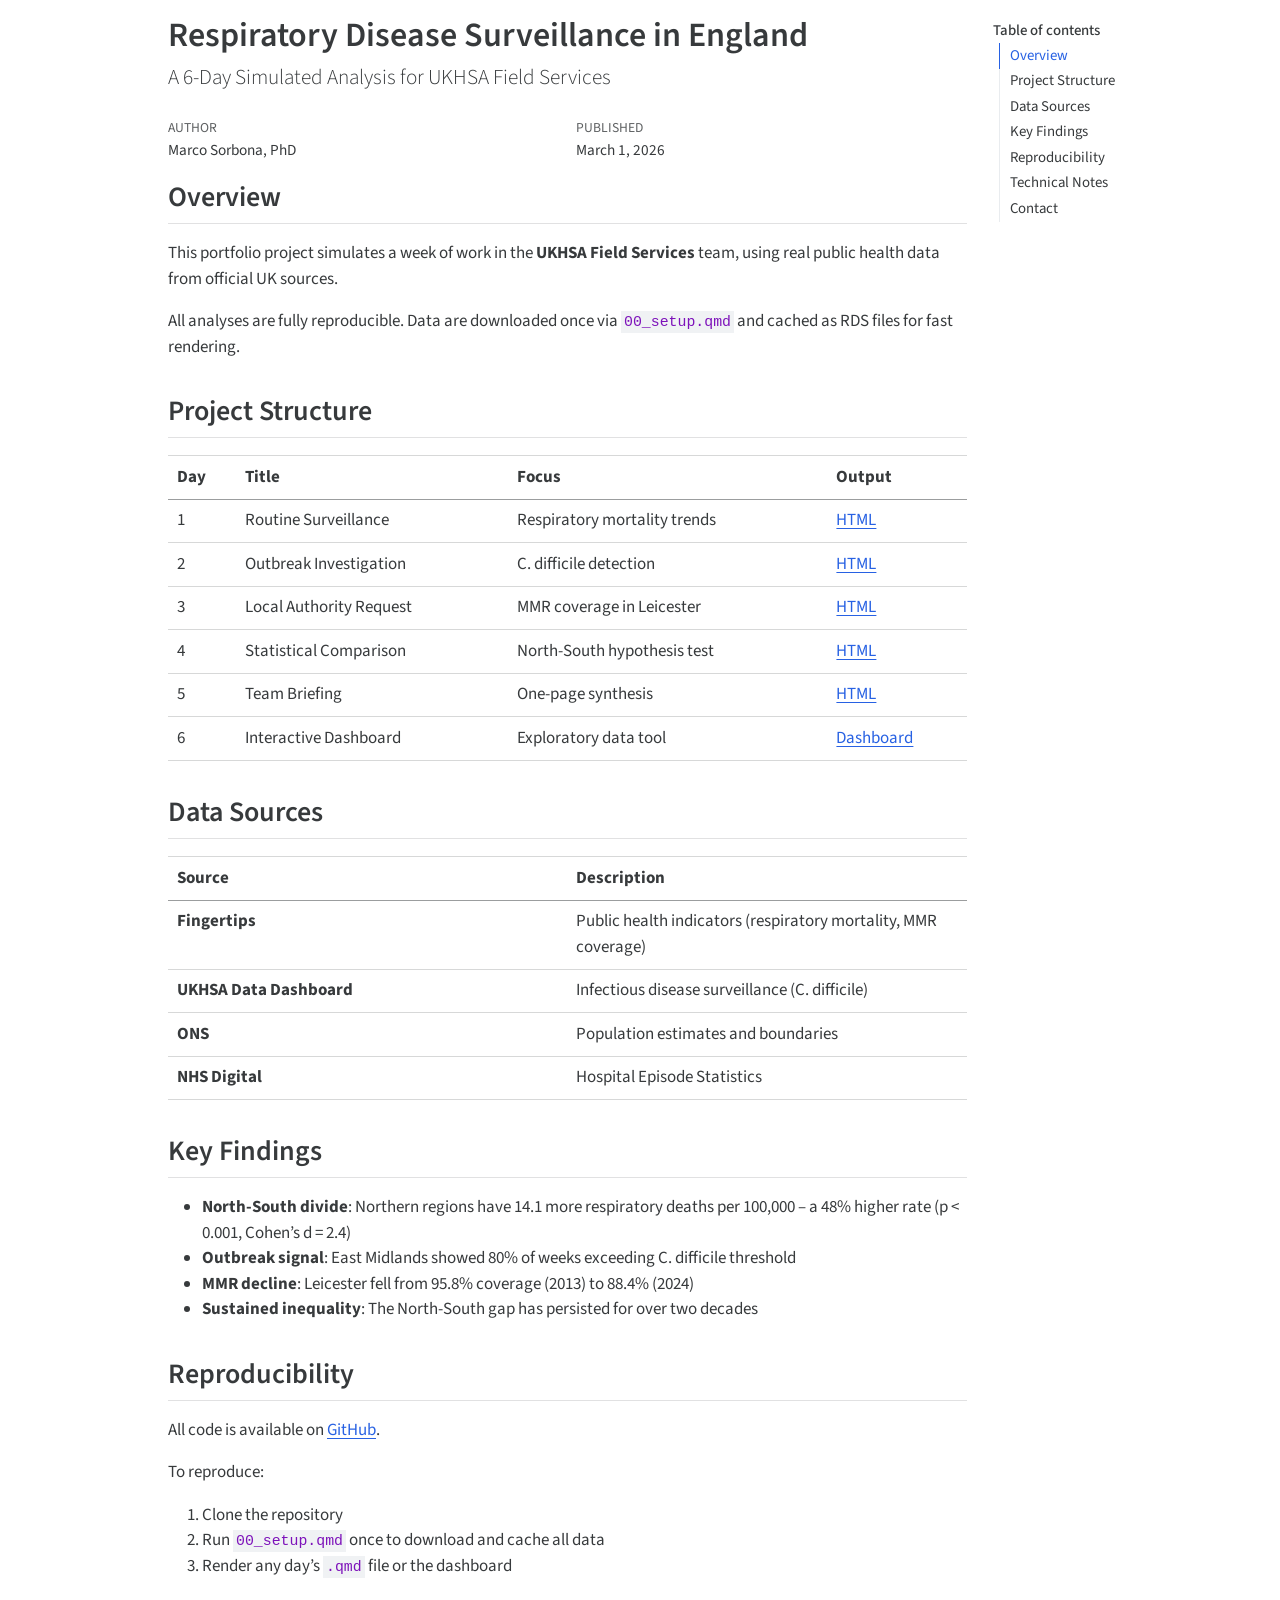
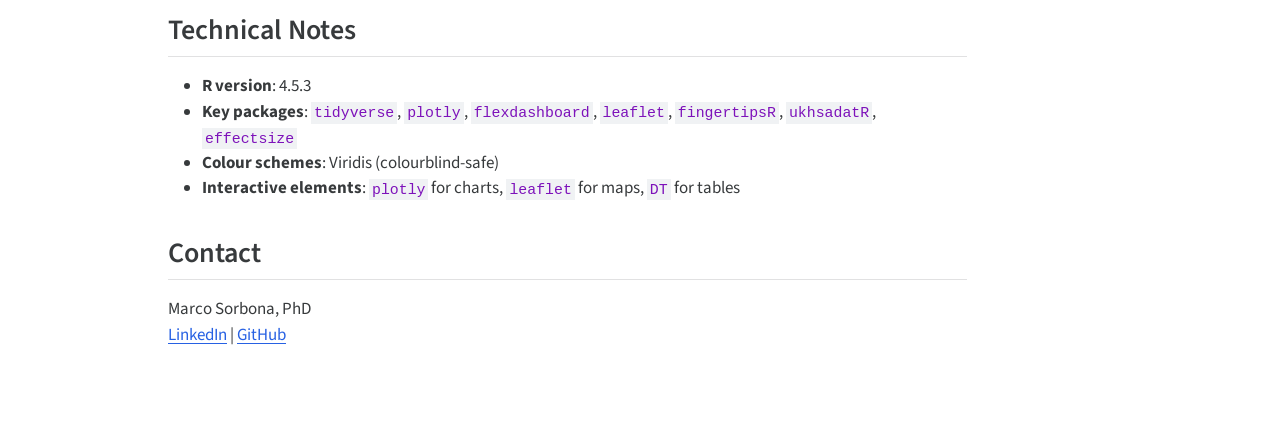
<file: index.html>
<!DOCTYPE html>
<html xmlns="http://www.w3.org/1999/xhtml" lang="en" xml:lang="en"><head>

<meta charset="utf-8">
<meta name="generator" content="quarto-1.8.25">

<meta name="viewport" content="width=device-width, initial-scale=1.0, user-scalable=yes">

<meta name="author" content="Marco Sorbona, PhD">
<meta name="dcterms.date" content="2026-03-01">

<title>Respiratory Disease Surveillance in England</title>
<style>
code{white-space: pre-wrap;}
span.smallcaps{font-variant: small-caps;}
div.columns{display: flex; gap: min(4vw, 1.5em);}
div.column{flex: auto; overflow-x: auto;}
div.hanging-indent{margin-left: 1.5em; text-indent: -1.5em;}
ul.task-list{list-style: none;}
ul.task-list li input[type="checkbox"] {
  width: 0.8em;
  margin: 0 0.8em 0.2em -1em; /* quarto-specific, see https://github.com/quarto-dev/quarto-cli/issues/4556 */ 
  vertical-align: middle;
}
</style>


<script src="index_files/libs/clipboard/clipboard.min.js"></script>
<script src="index_files/libs/quarto-html/quarto.js" type="module"></script>
<script src="index_files/libs/quarto-html/tabsets/tabsets.js" type="module"></script>
<script src="index_files/libs/quarto-html/axe/axe-check.js" type="module"></script>
<script src="index_files/libs/quarto-html/popper.min.js"></script>
<script src="index_files/libs/quarto-html/tippy.umd.min.js"></script>
<script src="index_files/libs/quarto-html/anchor.min.js"></script>
<link href="index_files/libs/quarto-html/tippy.css" rel="stylesheet">
<link href="index_files/libs/quarto-html/quarto-syntax-highlighting-7b89279ff1a6dce999919e0e67d4d9ec.css" rel="stylesheet" id="quarto-text-highlighting-styles">
<script src="index_files/libs/bootstrap/bootstrap.min.js"></script>
<link href="index_files/libs/bootstrap/bootstrap-icons.css" rel="stylesheet">
<link href="index_files/libs/bootstrap/bootstrap-4d7f0bce1131f3e5f9547cd857cfbfc8.min.css" rel="stylesheet" append-hash="true" id="quarto-bootstrap" data-mode="light">


</head>

<body class="quarto-light">

<div id="quarto-content" class="page-columns page-rows-contents page-layout-article">
<div id="quarto-margin-sidebar" class="sidebar margin-sidebar">
  <nav id="TOC" role="doc-toc" class="toc-active">
    <h2 id="toc-title">Table of contents</h2>
   
  <ul>
  <li><a href="#overview" id="toc-overview" class="nav-link active" data-scroll-target="#overview">Overview</a></li>
  <li><a href="#project-structure" id="toc-project-structure" class="nav-link" data-scroll-target="#project-structure">Project Structure</a></li>
  <li><a href="#data-sources" id="toc-data-sources" class="nav-link" data-scroll-target="#data-sources">Data Sources</a></li>
  <li><a href="#key-findings" id="toc-key-findings" class="nav-link" data-scroll-target="#key-findings">Key Findings</a></li>
  <li><a href="#reproducibility" id="toc-reproducibility" class="nav-link" data-scroll-target="#reproducibility">Reproducibility</a></li>
  <li><a href="#technical-notes" id="toc-technical-notes" class="nav-link" data-scroll-target="#technical-notes">Technical Notes</a></li>
  <li><a href="#contact" id="toc-contact" class="nav-link" data-scroll-target="#contact">Contact</a></li>
  </ul>
</nav>
</div>
<main class="content" id="quarto-document-content">

<header id="title-block-header" class="quarto-title-block default">
<div class="quarto-title">
<h1 class="title">Respiratory Disease Surveillance in England</h1>
<p class="subtitle lead">A 6‑Day Simulated Analysis for UKHSA Field Services</p>
</div>



<div class="quarto-title-meta">

    <div>
    <div class="quarto-title-meta-heading">Author</div>
    <div class="quarto-title-meta-contents">
             <p>Marco Sorbona, PhD </p>
          </div>
  </div>
    
    <div>
    <div class="quarto-title-meta-heading">Published</div>
    <div class="quarto-title-meta-contents">
      <p class="date">March 1, 2026</p>
    </div>
  </div>
  
    
  </div>
  


</header>


<section id="overview" class="level2">
<h2 class="anchored" data-anchor-id="overview">Overview</h2>
<p>This portfolio project simulates a week of work in the <strong>UKHSA Field Services</strong> team, using real public health data from official UK sources.</p>
<p>All analyses are fully reproducible. Data are downloaded once via <code>00_setup.qmd</code> and cached as RDS files for fast rendering.</p>
</section>
<section id="project-structure" class="level2">
<h2 class="anchored" data-anchor-id="project-structure">Project Structure</h2>
<table class="caption-top table">
<thead>
<tr class="header">
<th>Day</th>
<th>Title</th>
<th>Focus</th>
<th>Output</th>
</tr>
</thead>
<tbody>
<tr class="odd">
<td>1</td>
<td>Routine Surveillance</td>
<td>Respiratory mortality trends</td>
<td><a href="https://marcosorbona.github.io/ukhsa-respiratory-and-outbreak-surveillance/01_day1_surveillance.html">HTML</a></td>
</tr>
<tr class="even">
<td>2</td>
<td>Outbreak Investigation</td>
<td>C. difficile detection</td>
<td><a href="https://marcosorbona.github.io/ukhsa-respiratory-and-outbreak-surveillance/02_day2_outbreak.html">HTML</a></td>
</tr>
<tr class="odd">
<td>3</td>
<td>Local Authority Request</td>
<td>MMR coverage in Leicester</td>
<td><a href="https://marcosorbona.github.io/ukhsa-respiratory-and-outbreak-surveillance/03_day3_data_request.html">HTML</a></td>
</tr>
<tr class="even">
<td>4</td>
<td>Statistical Comparison</td>
<td>North‑South hypothesis test</td>
<td><a href="https://marcosorbona.github.io/ukhsa-respiratory-and-outbreak-surveillance/04_day4_statistical.html">HTML</a></td>
</tr>
<tr class="odd">
<td>5</td>
<td>Team Briefing</td>
<td>One‑page synthesis</td>
<td><a href="https://marcosorbona.github.io/ukhsa-respiratory-and-outbreak-surveillance/05_day5_briefing.html">HTML</a></td>
</tr>
<tr class="even">
<td>6</td>
<td>Interactive Dashboard</td>
<td>Exploratory data tool</td>
<td><a href="https://marcosorbona.github.io/ukhsa-respiratory-and-outbreak-surveillance/06_day6_dashboard.html">Dashboard</a></td>
</tr>
</tbody>
</table>
</section>
<section id="data-sources" class="level2">
<h2 class="anchored" data-anchor-id="data-sources">Data Sources</h2>
<table class="caption-top table">
<colgroup>
<col style="width: 50%">
<col style="width: 50%">
</colgroup>
<thead>
<tr class="header">
<th>Source</th>
<th>Description</th>
</tr>
</thead>
<tbody>
<tr class="odd">
<td><strong>Fingertips</strong></td>
<td>Public health indicators (respiratory mortality, MMR coverage)</td>
</tr>
<tr class="even">
<td><strong>UKHSA Data Dashboard</strong></td>
<td>Infectious disease surveillance (C. difficile)</td>
</tr>
<tr class="odd">
<td><strong>ONS</strong></td>
<td>Population estimates and boundaries</td>
</tr>
<tr class="even">
<td><strong>NHS Digital</strong></td>
<td>Hospital Episode Statistics</td>
</tr>
</tbody>
</table>
</section>
<section id="key-findings" class="level2">
<h2 class="anchored" data-anchor-id="key-findings">Key Findings</h2>
<ul>
<li><strong>North‑South divide</strong>: Northern regions have 14.1 more respiratory deaths per 100,000 – a 48% higher rate (p &lt; 0.001, Cohen’s d = 2.4)</li>
<li><strong>Outbreak signal</strong>: East Midlands showed 80% of weeks exceeding C. difficile threshold</li>
<li><strong>MMR decline</strong>: Leicester fell from 95.8% coverage (2013) to 88.4% (2024)</li>
<li><strong>Sustained inequality</strong>: The North‑South gap has persisted for over two decades</li>
</ul>
</section>
<section id="reproducibility" class="level2">
<h2 class="anchored" data-anchor-id="reproducibility">Reproducibility</h2>
<p>All code is available on <a href="https://github.com/MarcoSorbona/ukhsa-respiratory-and-outbreak-surveillance">GitHub</a>.</p>
<p>To reproduce:</p>
<ol type="1">
<li>Clone the repository</li>
<li>Run <code>00_setup.qmd</code> once to download and cache all data</li>
<li>Render any day’s <code>.qmd</code> file or the dashboard</li>
</ol>
</section>
<section id="technical-notes" class="level2">
<h2 class="anchored" data-anchor-id="technical-notes">Technical Notes</h2>
<ul>
<li><strong>R version</strong>: 4.5.3</li>
<li><strong>Key packages</strong>: <code>tidyverse</code>, <code>plotly</code>, <code>flexdashboard</code>, <code>leaflet</code>, <code>fingertipsR</code>, <code>ukhsadatR</code>, <code>effectsize</code></li>
<li><strong>Colour schemes</strong>: Viridis (colourblind‑safe)</li>
<li><strong>Interactive elements</strong>: <code>plotly</code> for charts, <code>leaflet</code> for maps, <code>DT</code> for tables</li>
</ul>
</section>
<section id="contact" class="level2">
<h2 class="anchored" data-anchor-id="contact">Contact</h2>
<p>Marco Sorbona, PhD<br>
<a href="https://linkedin.com/in/marco-sorbona-PhD">LinkedIn</a> | <a href="https://github.com/MarcoSorbona">GitHub</a></p>
</section>

</main>
<!-- /main column -->
<script id="quarto-html-after-body" type="application/javascript">
  window.document.addEventListener("DOMContentLoaded", function (event) {
    const icon = "";
    const anchorJS = new window.AnchorJS();
    anchorJS.options = {
      placement: 'right',
      icon: icon
    };
    anchorJS.add('.anchored');
    const isCodeAnnotation = (el) => {
      for (const clz of el.classList) {
        if (clz.startsWith('code-annotation-')) {                     
          return true;
        }
      }
      return false;
    }
    const onCopySuccess = function(e) {
      // button target
      const button = e.trigger;
      // don't keep focus
      button.blur();
      // flash "checked"
      button.classList.add('code-copy-button-checked');
      var currentTitle = button.getAttribute("title");
      button.setAttribute("title", "Copied!");
      let tooltip;
      if (window.bootstrap) {
        button.setAttribute("data-bs-toggle", "tooltip");
        button.setAttribute("data-bs-placement", "left");
        button.setAttribute("data-bs-title", "Copied!");
        tooltip = new bootstrap.Tooltip(button, 
          { trigger: "manual", 
            customClass: "code-copy-button-tooltip",
            offset: [0, -8]});
        tooltip.show();    
      }
      setTimeout(function() {
        if (tooltip) {
          tooltip.hide();
          button.removeAttribute("data-bs-title");
          button.removeAttribute("data-bs-toggle");
          button.removeAttribute("data-bs-placement");
        }
        button.setAttribute("title", currentTitle);
        button.classList.remove('code-copy-button-checked');
      }, 1000);
      // clear code selection
      e.clearSelection();
    }
    const getTextToCopy = function(trigger) {
      const outerScaffold = trigger.parentElement.cloneNode(true);
      const codeEl = outerScaffold.querySelector('code');
      for (const childEl of codeEl.children) {
        if (isCodeAnnotation(childEl)) {
          childEl.remove();
        }
      }
      return codeEl.innerText;
    }
    const clipboard = new window.ClipboardJS('.code-copy-button:not([data-in-quarto-modal])', {
      text: getTextToCopy
    });
    clipboard.on('success', onCopySuccess);
    if (window.document.getElementById('quarto-embedded-source-code-modal')) {
      const clipboardModal = new window.ClipboardJS('.code-copy-button[data-in-quarto-modal]', {
        text: getTextToCopy,
        container: window.document.getElementById('quarto-embedded-source-code-modal')
      });
      clipboardModal.on('success', onCopySuccess);
    }
      var localhostRegex = new RegExp(/^(?:http|https):\/\/localhost\:?[0-9]*\//);
      var mailtoRegex = new RegExp(/^mailto:/);
        var filterRegex = new RegExp('/' + window.location.host + '/');
      var isInternal = (href) => {
          return filterRegex.test(href) || localhostRegex.test(href) || mailtoRegex.test(href);
      }
      // Inspect non-navigation links and adorn them if external
     var links = window.document.querySelectorAll('a[href]:not(.nav-link):not(.navbar-brand):not(.toc-action):not(.sidebar-link):not(.sidebar-item-toggle):not(.pagination-link):not(.no-external):not([aria-hidden]):not(.dropdown-item):not(.quarto-navigation-tool):not(.about-link)');
      for (var i=0; i<links.length; i++) {
        const link = links[i];
        if (!isInternal(link.href)) {
          // undo the damage that might have been done by quarto-nav.js in the case of
          // links that we want to consider external
          if (link.dataset.originalHref !== undefined) {
            link.href = link.dataset.originalHref;
          }
        }
      }
    function tippyHover(el, contentFn, onTriggerFn, onUntriggerFn) {
      const config = {
        allowHTML: true,
        maxWidth: 500,
        delay: 100,
        arrow: false,
        appendTo: function(el) {
            return el.parentElement;
        },
        interactive: true,
        interactiveBorder: 10,
        theme: 'quarto',
        placement: 'bottom-start',
      };
      if (contentFn) {
        config.content = contentFn;
      }
      if (onTriggerFn) {
        config.onTrigger = onTriggerFn;
      }
      if (onUntriggerFn) {
        config.onUntrigger = onUntriggerFn;
      }
      window.tippy(el, config); 
    }
    const noterefs = window.document.querySelectorAll('a[role="doc-noteref"]');
    for (var i=0; i<noterefs.length; i++) {
      const ref = noterefs[i];
      tippyHover(ref, function() {
        // use id or data attribute instead here
        let href = ref.getAttribute('data-footnote-href') || ref.getAttribute('href');
        try { href = new URL(href).hash; } catch {}
        const id = href.replace(/^#\/?/, "");
        const note = window.document.getElementById(id);
        if (note) {
          return note.innerHTML;
        } else {
          return "";
        }
      });
    }
    const xrefs = window.document.querySelectorAll('a.quarto-xref');
    const processXRef = (id, note) => {
      // Strip column container classes
      const stripColumnClz = (el) => {
        el.classList.remove("page-full", "page-columns");
        if (el.children) {
          for (const child of el.children) {
            stripColumnClz(child);
          }
        }
      }
      stripColumnClz(note)
      if (id === null || id.startsWith('sec-')) {
        // Special case sections, only their first couple elements
        const container = document.createElement("div");
        if (note.children && note.children.length > 2) {
          container.appendChild(note.children[0].cloneNode(true));
          for (let i = 1; i < note.children.length; i++) {
            const child = note.children[i];
            if (child.tagName === "P" && child.innerText === "") {
              continue;
            } else {
              container.appendChild(child.cloneNode(true));
              break;
            }
          }
          if (window.Quarto?.typesetMath) {
            window.Quarto.typesetMath(container);
          }
          return container.innerHTML
        } else {
          if (window.Quarto?.typesetMath) {
            window.Quarto.typesetMath(note);
          }
          return note.innerHTML;
        }
      } else {
        // Remove any anchor links if they are present
        const anchorLink = note.querySelector('a.anchorjs-link');
        if (anchorLink) {
          anchorLink.remove();
        }
        if (window.Quarto?.typesetMath) {
          window.Quarto.typesetMath(note);
        }
        if (note.classList.contains("callout")) {
          return note.outerHTML;
        } else {
          return note.innerHTML;
        }
      }
    }
    for (var i=0; i<xrefs.length; i++) {
      const xref = xrefs[i];
      tippyHover(xref, undefined, function(instance) {
        instance.disable();
        let url = xref.getAttribute('href');
        let hash = undefined; 
        if (url.startsWith('#')) {
          hash = url;
        } else {
          try { hash = new URL(url).hash; } catch {}
        }
        if (hash) {
          const id = hash.replace(/^#\/?/, "");
          const note = window.document.getElementById(id);
          if (note !== null) {
            try {
              const html = processXRef(id, note.cloneNode(true));
              instance.setContent(html);
            } finally {
              instance.enable();
              instance.show();
            }
          } else {
            // See if we can fetch this
            fetch(url.split('#')[0])
            .then(res => res.text())
            .then(html => {
              const parser = new DOMParser();
              const htmlDoc = parser.parseFromString(html, "text/html");
              const note = htmlDoc.getElementById(id);
              if (note !== null) {
                const html = processXRef(id, note);
                instance.setContent(html);
              } 
            }).finally(() => {
              instance.enable();
              instance.show();
            });
          }
        } else {
          // See if we can fetch a full url (with no hash to target)
          // This is a special case and we should probably do some content thinning / targeting
          fetch(url)
          .then(res => res.text())
          .then(html => {
            const parser = new DOMParser();
            const htmlDoc = parser.parseFromString(html, "text/html");
            const note = htmlDoc.querySelector('main.content');
            if (note !== null) {
              // This should only happen for chapter cross references
              // (since there is no id in the URL)
              // remove the first header
              if (note.children.length > 0 && note.children[0].tagName === "HEADER") {
                note.children[0].remove();
              }
              const html = processXRef(null, note);
              instance.setContent(html);
            } 
          }).finally(() => {
            instance.enable();
            instance.show();
          });
        }
      }, function(instance) {
      });
    }
        let selectedAnnoteEl;
        const selectorForAnnotation = ( cell, annotation) => {
          let cellAttr = 'data-code-cell="' + cell + '"';
          let lineAttr = 'data-code-annotation="' +  annotation + '"';
          const selector = 'span[' + cellAttr + '][' + lineAttr + ']';
          return selector;
        }
        const selectCodeLines = (annoteEl) => {
          const doc = window.document;
          const targetCell = annoteEl.getAttribute("data-target-cell");
          const targetAnnotation = annoteEl.getAttribute("data-target-annotation");
          const annoteSpan = window.document.querySelector(selectorForAnnotation(targetCell, targetAnnotation));
          const lines = annoteSpan.getAttribute("data-code-lines").split(",");
          const lineIds = lines.map((line) => {
            return targetCell + "-" + line;
          })
          let top = null;
          let height = null;
          let parent = null;
          if (lineIds.length > 0) {
              //compute the position of the single el (top and bottom and make a div)
              const el = window.document.getElementById(lineIds[0]);
              top = el.offsetTop;
              height = el.offsetHeight;
              parent = el.parentElement.parentElement;
            if (lineIds.length > 1) {
              const lastEl = window.document.getElementById(lineIds[lineIds.length - 1]);
              const bottom = lastEl.offsetTop + lastEl.offsetHeight;
              height = bottom - top;
            }
            if (top !== null && height !== null && parent !== null) {
              // cook up a div (if necessary) and position it 
              let div = window.document.getElementById("code-annotation-line-highlight");
              if (div === null) {
                div = window.document.createElement("div");
                div.setAttribute("id", "code-annotation-line-highlight");
                div.style.position = 'absolute';
                parent.appendChild(div);
              }
              div.style.top = top - 2 + "px";
              div.style.height = height + 4 + "px";
              div.style.left = 0;
              let gutterDiv = window.document.getElementById("code-annotation-line-highlight-gutter");
              if (gutterDiv === null) {
                gutterDiv = window.document.createElement("div");
                gutterDiv.setAttribute("id", "code-annotation-line-highlight-gutter");
                gutterDiv.style.position = 'absolute';
                const codeCell = window.document.getElementById(targetCell);
                const gutter = codeCell.querySelector('.code-annotation-gutter');
                gutter.appendChild(gutterDiv);
              }
              gutterDiv.style.top = top - 2 + "px";
              gutterDiv.style.height = height + 4 + "px";
            }
            selectedAnnoteEl = annoteEl;
          }
        };
        const unselectCodeLines = () => {
          const elementsIds = ["code-annotation-line-highlight", "code-annotation-line-highlight-gutter"];
          elementsIds.forEach((elId) => {
            const div = window.document.getElementById(elId);
            if (div) {
              div.remove();
            }
          });
          selectedAnnoteEl = undefined;
        };
          // Handle positioning of the toggle
      window.addEventListener(
        "resize",
        throttle(() => {
          elRect = undefined;
          if (selectedAnnoteEl) {
            selectCodeLines(selectedAnnoteEl);
          }
        }, 10)
      );
      function throttle(fn, ms) {
      let throttle = false;
      let timer;
        return (...args) => {
          if(!throttle) { // first call gets through
              fn.apply(this, args);
              throttle = true;
          } else { // all the others get throttled
              if(timer) clearTimeout(timer); // cancel #2
              timer = setTimeout(() => {
                fn.apply(this, args);
                timer = throttle = false;
              }, ms);
          }
        };
      }
        // Attach click handler to the DT
        const annoteDls = window.document.querySelectorAll('dt[data-target-cell]');
        for (const annoteDlNode of annoteDls) {
          annoteDlNode.addEventListener('click', (event) => {
            const clickedEl = event.target;
            if (clickedEl !== selectedAnnoteEl) {
              unselectCodeLines();
              const activeEl = window.document.querySelector('dt[data-target-cell].code-annotation-active');
              if (activeEl) {
                activeEl.classList.remove('code-annotation-active');
              }
              selectCodeLines(clickedEl);
              clickedEl.classList.add('code-annotation-active');
            } else {
              // Unselect the line
              unselectCodeLines();
              clickedEl.classList.remove('code-annotation-active');
            }
          });
        }
    const findCites = (el) => {
      const parentEl = el.parentElement;
      if (parentEl) {
        const cites = parentEl.dataset.cites;
        if (cites) {
          return {
            el,
            cites: cites.split(' ')
          };
        } else {
          return findCites(el.parentElement)
        }
      } else {
        return undefined;
      }
    };
    var bibliorefs = window.document.querySelectorAll('a[role="doc-biblioref"]');
    for (var i=0; i<bibliorefs.length; i++) {
      const ref = bibliorefs[i];
      const citeInfo = findCites(ref);
      if (citeInfo) {
        tippyHover(citeInfo.el, function() {
          var popup = window.document.createElement('div');
          citeInfo.cites.forEach(function(cite) {
            var citeDiv = window.document.createElement('div');
            citeDiv.classList.add('hanging-indent');
            citeDiv.classList.add('csl-entry');
            var biblioDiv = window.document.getElementById('ref-' + cite);
            if (biblioDiv) {
              citeDiv.innerHTML = biblioDiv.innerHTML;
            }
            popup.appendChild(citeDiv);
          });
          return popup.innerHTML;
        });
      }
    }
  });
  </script>
</div> <!-- /content -->




</body></html>
</file>
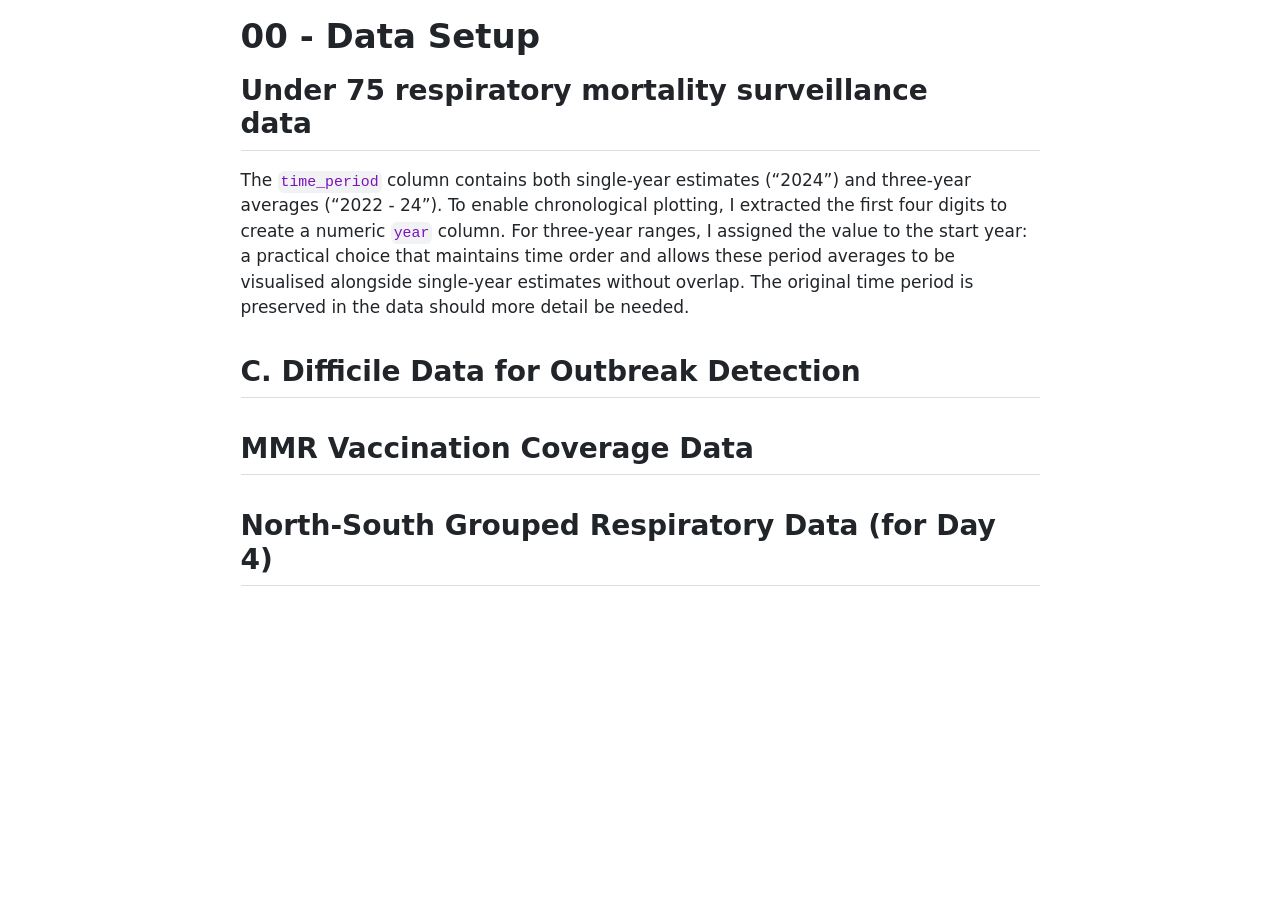
<file: 00_setup.html>
<!DOCTYPE html>
<html xmlns="http://www.w3.org/1999/xhtml" lang="en" xml:lang="en"><head>

<meta charset="utf-8">
<meta name="generator" content="quarto-1.8.25">

<meta name="viewport" content="width=device-width, initial-scale=1.0, user-scalable=yes">


<title>00 - Data Setup</title>
<style>
code{white-space: pre-wrap;}
span.smallcaps{font-variant: small-caps;}
div.columns{display: flex; gap: min(4vw, 1.5em);}
div.column{flex: auto; overflow-x: auto;}
div.hanging-indent{margin-left: 1.5em; text-indent: -1.5em;}
ul.task-list{list-style: none;}
ul.task-list li input[type="checkbox"] {
  width: 0.8em;
  margin: 0 0.8em 0.2em -1em; /* quarto-specific, see https://github.com/quarto-dev/quarto-cli/issues/4556 */ 
  vertical-align: middle;
}
</style>


<script src="00_setup_files/libs/clipboard/clipboard.min.js"></script>
<script src="00_setup_files/libs/quarto-html/quarto.js" type="module"></script>
<script src="00_setup_files/libs/quarto-html/tabsets/tabsets.js" type="module"></script>
<script src="00_setup_files/libs/quarto-html/axe/axe-check.js" type="module"></script>
<script src="00_setup_files/libs/quarto-html/popper.min.js"></script>
<script src="00_setup_files/libs/quarto-html/tippy.umd.min.js"></script>
<script src="00_setup_files/libs/quarto-html/anchor.min.js"></script>
<link href="00_setup_files/libs/quarto-html/tippy.css" rel="stylesheet">
<link href="00_setup_files/libs/quarto-html/quarto-syntax-highlighting-7b89279ff1a6dce999919e0e67d4d9ec.css" rel="stylesheet" id="quarto-text-highlighting-styles">
<script src="00_setup_files/libs/bootstrap/bootstrap.min.js"></script>
<link href="00_setup_files/libs/bootstrap/bootstrap-icons.css" rel="stylesheet">
<link href="00_setup_files/libs/bootstrap/bootstrap-9e3ffae467580fdb927a41352e75a2e0.min.css" rel="stylesheet" append-hash="true" id="quarto-bootstrap" data-mode="light">


</head>

<body class="fullcontent quarto-light">

<div id="quarto-content" class="page-columns page-rows-contents page-layout-article">

<main class="content" id="quarto-document-content">

<header id="title-block-header" class="quarto-title-block default">
<div class="quarto-title">
<h1 class="title">00 - Data Setup</h1>
</div>



<div class="quarto-title-meta">

    
  
    
  </div>
  


</header>


<section id="under-75-respiratory-mortality-surveillance-data" class="level2">
<h2 class="anchored" data-anchor-id="under-75-respiratory-mortality-surveillance-data">Under 75 respiratory mortality surveillance data</h2>
<p>The <code>time_period</code> column contains both single-year estimates (“2024”) and three‑year averages (“2022 - 24”). To enable chronological plotting, I extracted the first four digits to create a numeric <code>year</code> column. For three‑year ranges, I assigned the value to the start year: a practical choice that maintains time order and allows these period averages to be visualised alongside single‑year estimates without overlap. The original time period is preserved in the data should more detail be needed.</p>
</section>
<section id="c.-difficile-data-for-outbreak-detection" class="level2">
<h2 class="anchored" data-anchor-id="c.-difficile-data-for-outbreak-detection">C. Difficile Data for Outbreak Detection</h2>
</section>
<section id="mmr-vaccination-coverage-data" class="level2">
<h2 class="anchored" data-anchor-id="mmr-vaccination-coverage-data">MMR Vaccination Coverage Data</h2>
</section>
<section id="north-south-grouped-respiratory-data-for-day-4" class="level2">
<h2 class="anchored" data-anchor-id="north-south-grouped-respiratory-data-for-day-4">North-South Grouped Respiratory Data (for Day 4)</h2>
</section>

</main>
<!-- /main column -->
<script id="quarto-html-after-body" type="application/javascript">
  window.document.addEventListener("DOMContentLoaded", function (event) {
    const icon = "";
    const anchorJS = new window.AnchorJS();
    anchorJS.options = {
      placement: 'right',
      icon: icon
    };
    anchorJS.add('.anchored');
    const isCodeAnnotation = (el) => {
      for (const clz of el.classList) {
        if (clz.startsWith('code-annotation-')) {                     
          return true;
        }
      }
      return false;
    }
    const onCopySuccess = function(e) {
      // button target
      const button = e.trigger;
      // don't keep focus
      button.blur();
      // flash "checked"
      button.classList.add('code-copy-button-checked');
      var currentTitle = button.getAttribute("title");
      button.setAttribute("title", "Copied!");
      let tooltip;
      if (window.bootstrap) {
        button.setAttribute("data-bs-toggle", "tooltip");
        button.setAttribute("data-bs-placement", "left");
        button.setAttribute("data-bs-title", "Copied!");
        tooltip = new bootstrap.Tooltip(button, 
          { trigger: "manual", 
            customClass: "code-copy-button-tooltip",
            offset: [0, -8]});
        tooltip.show();    
      }
      setTimeout(function() {
        if (tooltip) {
          tooltip.hide();
          button.removeAttribute("data-bs-title");
          button.removeAttribute("data-bs-toggle");
          button.removeAttribute("data-bs-placement");
        }
        button.setAttribute("title", currentTitle);
        button.classList.remove('code-copy-button-checked');
      }, 1000);
      // clear code selection
      e.clearSelection();
    }
    const getTextToCopy = function(trigger) {
      const outerScaffold = trigger.parentElement.cloneNode(true);
      const codeEl = outerScaffold.querySelector('code');
      for (const childEl of codeEl.children) {
        if (isCodeAnnotation(childEl)) {
          childEl.remove();
        }
      }
      return codeEl.innerText;
    }
    const clipboard = new window.ClipboardJS('.code-copy-button:not([data-in-quarto-modal])', {
      text: getTextToCopy
    });
    clipboard.on('success', onCopySuccess);
    if (window.document.getElementById('quarto-embedded-source-code-modal')) {
      const clipboardModal = new window.ClipboardJS('.code-copy-button[data-in-quarto-modal]', {
        text: getTextToCopy,
        container: window.document.getElementById('quarto-embedded-source-code-modal')
      });
      clipboardModal.on('success', onCopySuccess);
    }
      var localhostRegex = new RegExp(/^(?:http|https):\/\/localhost\:?[0-9]*\//);
      var mailtoRegex = new RegExp(/^mailto:/);
        var filterRegex = new RegExp('/' + window.location.host + '/');
      var isInternal = (href) => {
          return filterRegex.test(href) || localhostRegex.test(href) || mailtoRegex.test(href);
      }
      // Inspect non-navigation links and adorn them if external
     var links = window.document.querySelectorAll('a[href]:not(.nav-link):not(.navbar-brand):not(.toc-action):not(.sidebar-link):not(.sidebar-item-toggle):not(.pagination-link):not(.no-external):not([aria-hidden]):not(.dropdown-item):not(.quarto-navigation-tool):not(.about-link)');
      for (var i=0; i<links.length; i++) {
        const link = links[i];
        if (!isInternal(link.href)) {
          // undo the damage that might have been done by quarto-nav.js in the case of
          // links that we want to consider external
          if (link.dataset.originalHref !== undefined) {
            link.href = link.dataset.originalHref;
          }
        }
      }
    function tippyHover(el, contentFn, onTriggerFn, onUntriggerFn) {
      const config = {
        allowHTML: true,
        maxWidth: 500,
        delay: 100,
        arrow: false,
        appendTo: function(el) {
            return el.parentElement;
        },
        interactive: true,
        interactiveBorder: 10,
        theme: 'quarto',
        placement: 'bottom-start',
      };
      if (contentFn) {
        config.content = contentFn;
      }
      if (onTriggerFn) {
        config.onTrigger = onTriggerFn;
      }
      if (onUntriggerFn) {
        config.onUntrigger = onUntriggerFn;
      }
      window.tippy(el, config); 
    }
    const noterefs = window.document.querySelectorAll('a[role="doc-noteref"]');
    for (var i=0; i<noterefs.length; i++) {
      const ref = noterefs[i];
      tippyHover(ref, function() {
        // use id or data attribute instead here
        let href = ref.getAttribute('data-footnote-href') || ref.getAttribute('href');
        try { href = new URL(href).hash; } catch {}
        const id = href.replace(/^#\/?/, "");
        const note = window.document.getElementById(id);
        if (note) {
          return note.innerHTML;
        } else {
          return "";
        }
      });
    }
    const xrefs = window.document.querySelectorAll('a.quarto-xref');
    const processXRef = (id, note) => {
      // Strip column container classes
      const stripColumnClz = (el) => {
        el.classList.remove("page-full", "page-columns");
        if (el.children) {
          for (const child of el.children) {
            stripColumnClz(child);
          }
        }
      }
      stripColumnClz(note)
      if (id === null || id.startsWith('sec-')) {
        // Special case sections, only their first couple elements
        const container = document.createElement("div");
        if (note.children && note.children.length > 2) {
          container.appendChild(note.children[0].cloneNode(true));
          for (let i = 1; i < note.children.length; i++) {
            const child = note.children[i];
            if (child.tagName === "P" && child.innerText === "") {
              continue;
            } else {
              container.appendChild(child.cloneNode(true));
              break;
            }
          }
          if (window.Quarto?.typesetMath) {
            window.Quarto.typesetMath(container);
          }
          return container.innerHTML
        } else {
          if (window.Quarto?.typesetMath) {
            window.Quarto.typesetMath(note);
          }
          return note.innerHTML;
        }
      } else {
        // Remove any anchor links if they are present
        const anchorLink = note.querySelector('a.anchorjs-link');
        if (anchorLink) {
          anchorLink.remove();
        }
        if (window.Quarto?.typesetMath) {
          window.Quarto.typesetMath(note);
        }
        if (note.classList.contains("callout")) {
          return note.outerHTML;
        } else {
          return note.innerHTML;
        }
      }
    }
    for (var i=0; i<xrefs.length; i++) {
      const xref = xrefs[i];
      tippyHover(xref, undefined, function(instance) {
        instance.disable();
        let url = xref.getAttribute('href');
        let hash = undefined; 
        if (url.startsWith('#')) {
          hash = url;
        } else {
          try { hash = new URL(url).hash; } catch {}
        }
        if (hash) {
          const id = hash.replace(/^#\/?/, "");
          const note = window.document.getElementById(id);
          if (note !== null) {
            try {
              const html = processXRef(id, note.cloneNode(true));
              instance.setContent(html);
            } finally {
              instance.enable();
              instance.show();
            }
          } else {
            // See if we can fetch this
            fetch(url.split('#')[0])
            .then(res => res.text())
            .then(html => {
              const parser = new DOMParser();
              const htmlDoc = parser.parseFromString(html, "text/html");
              const note = htmlDoc.getElementById(id);
              if (note !== null) {
                const html = processXRef(id, note);
                instance.setContent(html);
              } 
            }).finally(() => {
              instance.enable();
              instance.show();
            });
          }
        } else {
          // See if we can fetch a full url (with no hash to target)
          // This is a special case and we should probably do some content thinning / targeting
          fetch(url)
          .then(res => res.text())
          .then(html => {
            const parser = new DOMParser();
            const htmlDoc = parser.parseFromString(html, "text/html");
            const note = htmlDoc.querySelector('main.content');
            if (note !== null) {
              // This should only happen for chapter cross references
              // (since there is no id in the URL)
              // remove the first header
              if (note.children.length > 0 && note.children[0].tagName === "HEADER") {
                note.children[0].remove();
              }
              const html = processXRef(null, note);
              instance.setContent(html);
            } 
          }).finally(() => {
            instance.enable();
            instance.show();
          });
        }
      }, function(instance) {
      });
    }
        let selectedAnnoteEl;
        const selectorForAnnotation = ( cell, annotation) => {
          let cellAttr = 'data-code-cell="' + cell + '"';
          let lineAttr = 'data-code-annotation="' +  annotation + '"';
          const selector = 'span[' + cellAttr + '][' + lineAttr + ']';
          return selector;
        }
        const selectCodeLines = (annoteEl) => {
          const doc = window.document;
          const targetCell = annoteEl.getAttribute("data-target-cell");
          const targetAnnotation = annoteEl.getAttribute("data-target-annotation");
          const annoteSpan = window.document.querySelector(selectorForAnnotation(targetCell, targetAnnotation));
          const lines = annoteSpan.getAttribute("data-code-lines").split(",");
          const lineIds = lines.map((line) => {
            return targetCell + "-" + line;
          })
          let top = null;
          let height = null;
          let parent = null;
          if (lineIds.length > 0) {
              //compute the position of the single el (top and bottom and make a div)
              const el = window.document.getElementById(lineIds[0]);
              top = el.offsetTop;
              height = el.offsetHeight;
              parent = el.parentElement.parentElement;
            if (lineIds.length > 1) {
              const lastEl = window.document.getElementById(lineIds[lineIds.length - 1]);
              const bottom = lastEl.offsetTop + lastEl.offsetHeight;
              height = bottom - top;
            }
            if (top !== null && height !== null && parent !== null) {
              // cook up a div (if necessary) and position it 
              let div = window.document.getElementById("code-annotation-line-highlight");
              if (div === null) {
                div = window.document.createElement("div");
                div.setAttribute("id", "code-annotation-line-highlight");
                div.style.position = 'absolute';
                parent.appendChild(div);
              }
              div.style.top = top - 2 + "px";
              div.style.height = height + 4 + "px";
              div.style.left = 0;
              let gutterDiv = window.document.getElementById("code-annotation-line-highlight-gutter");
              if (gutterDiv === null) {
                gutterDiv = window.document.createElement("div");
                gutterDiv.setAttribute("id", "code-annotation-line-highlight-gutter");
                gutterDiv.style.position = 'absolute';
                const codeCell = window.document.getElementById(targetCell);
                const gutter = codeCell.querySelector('.code-annotation-gutter');
                gutter.appendChild(gutterDiv);
              }
              gutterDiv.style.top = top - 2 + "px";
              gutterDiv.style.height = height + 4 + "px";
            }
            selectedAnnoteEl = annoteEl;
          }
        };
        const unselectCodeLines = () => {
          const elementsIds = ["code-annotation-line-highlight", "code-annotation-line-highlight-gutter"];
          elementsIds.forEach((elId) => {
            const div = window.document.getElementById(elId);
            if (div) {
              div.remove();
            }
          });
          selectedAnnoteEl = undefined;
        };
          // Handle positioning of the toggle
      window.addEventListener(
        "resize",
        throttle(() => {
          elRect = undefined;
          if (selectedAnnoteEl) {
            selectCodeLines(selectedAnnoteEl);
          }
        }, 10)
      );
      function throttle(fn, ms) {
      let throttle = false;
      let timer;
        return (...args) => {
          if(!throttle) { // first call gets through
              fn.apply(this, args);
              throttle = true;
          } else { // all the others get throttled
              if(timer) clearTimeout(timer); // cancel #2
              timer = setTimeout(() => {
                fn.apply(this, args);
                timer = throttle = false;
              }, ms);
          }
        };
      }
        // Attach click handler to the DT
        const annoteDls = window.document.querySelectorAll('dt[data-target-cell]');
        for (const annoteDlNode of annoteDls) {
          annoteDlNode.addEventListener('click', (event) => {
            const clickedEl = event.target;
            if (clickedEl !== selectedAnnoteEl) {
              unselectCodeLines();
              const activeEl = window.document.querySelector('dt[data-target-cell].code-annotation-active');
              if (activeEl) {
                activeEl.classList.remove('code-annotation-active');
              }
              selectCodeLines(clickedEl);
              clickedEl.classList.add('code-annotation-active');
            } else {
              // Unselect the line
              unselectCodeLines();
              clickedEl.classList.remove('code-annotation-active');
            }
          });
        }
    const findCites = (el) => {
      const parentEl = el.parentElement;
      if (parentEl) {
        const cites = parentEl.dataset.cites;
        if (cites) {
          return {
            el,
            cites: cites.split(' ')
          };
        } else {
          return findCites(el.parentElement)
        }
      } else {
        return undefined;
      }
    };
    var bibliorefs = window.document.querySelectorAll('a[role="doc-biblioref"]');
    for (var i=0; i<bibliorefs.length; i++) {
      const ref = bibliorefs[i];
      const citeInfo = findCites(ref);
      if (citeInfo) {
        tippyHover(citeInfo.el, function() {
          var popup = window.document.createElement('div');
          citeInfo.cites.forEach(function(cite) {
            var citeDiv = window.document.createElement('div');
            citeDiv.classList.add('hanging-indent');
            citeDiv.classList.add('csl-entry');
            var biblioDiv = window.document.getElementById('ref-' + cite);
            if (biblioDiv) {
              citeDiv.innerHTML = biblioDiv.innerHTML;
            }
            popup.appendChild(citeDiv);
          });
          return popup.innerHTML;
        });
      }
    }
  });
  </script>
</div> <!-- /content -->




</body></html>
</file>
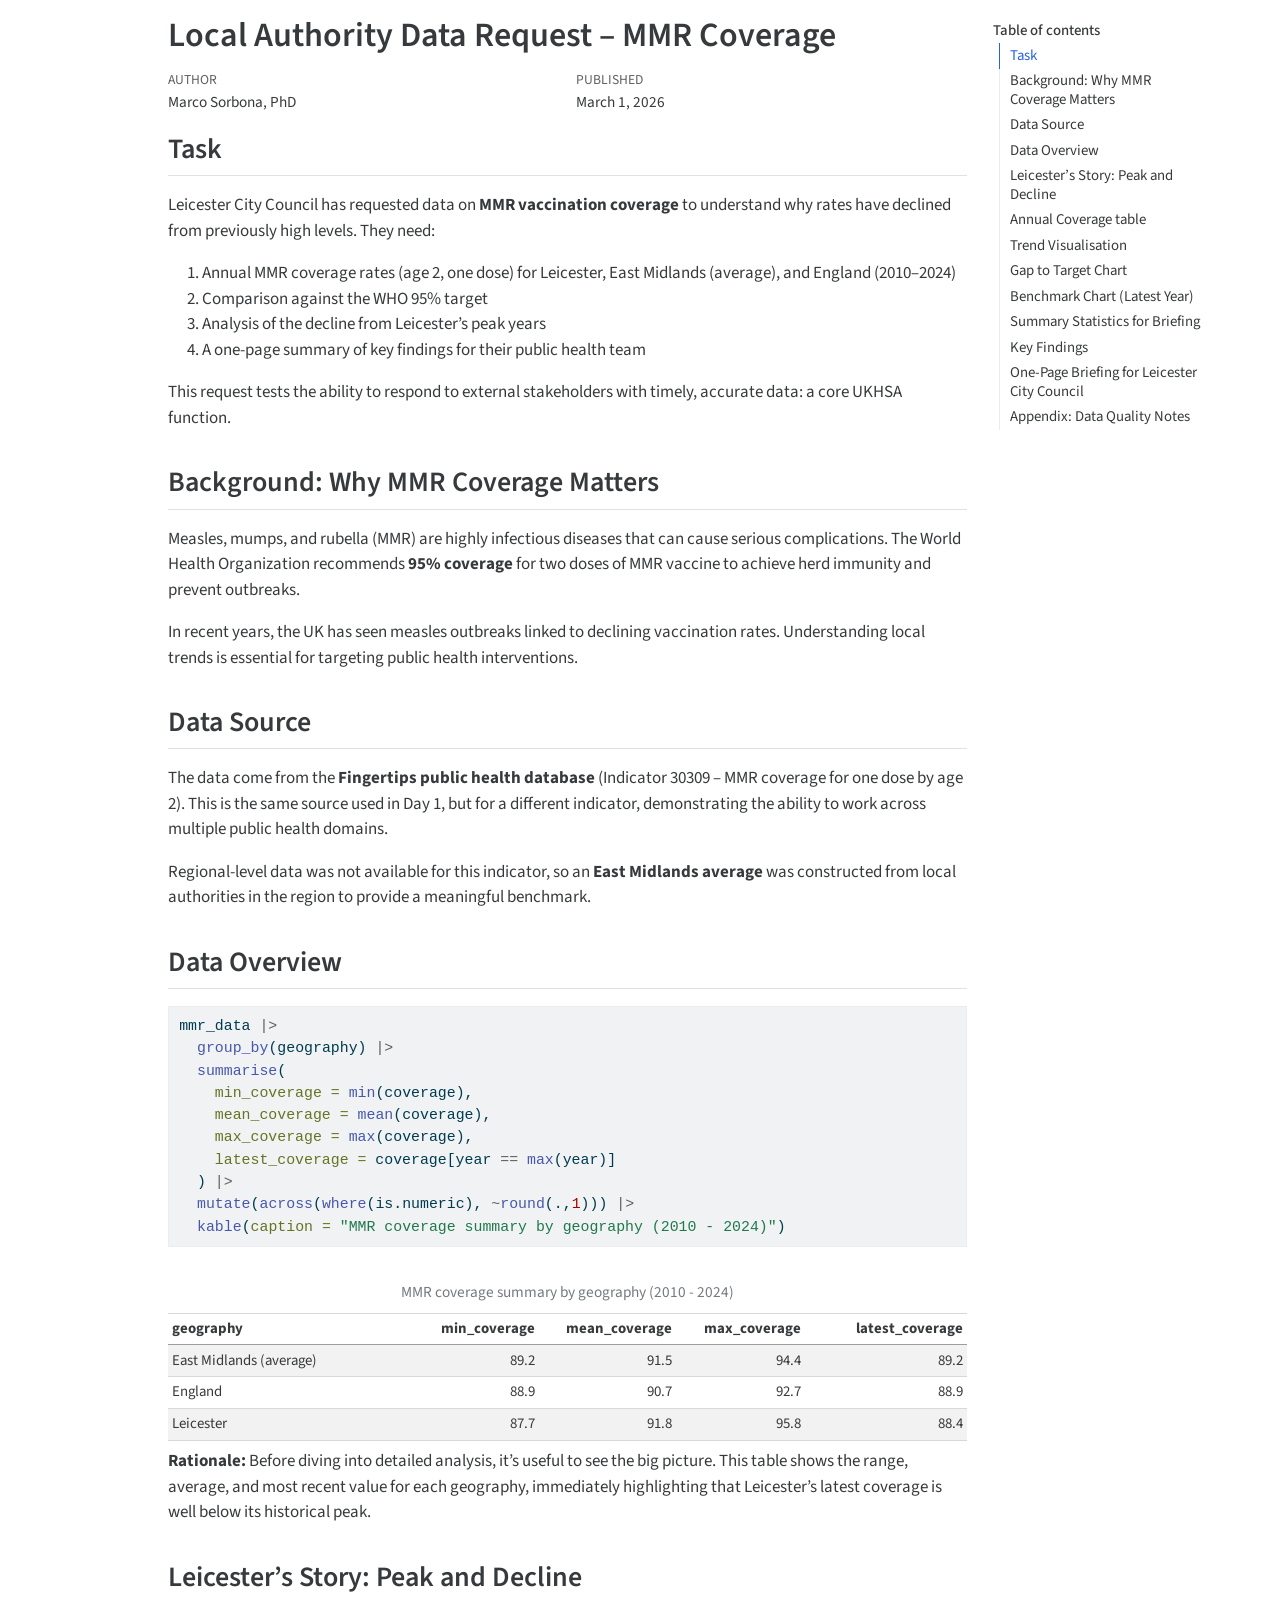
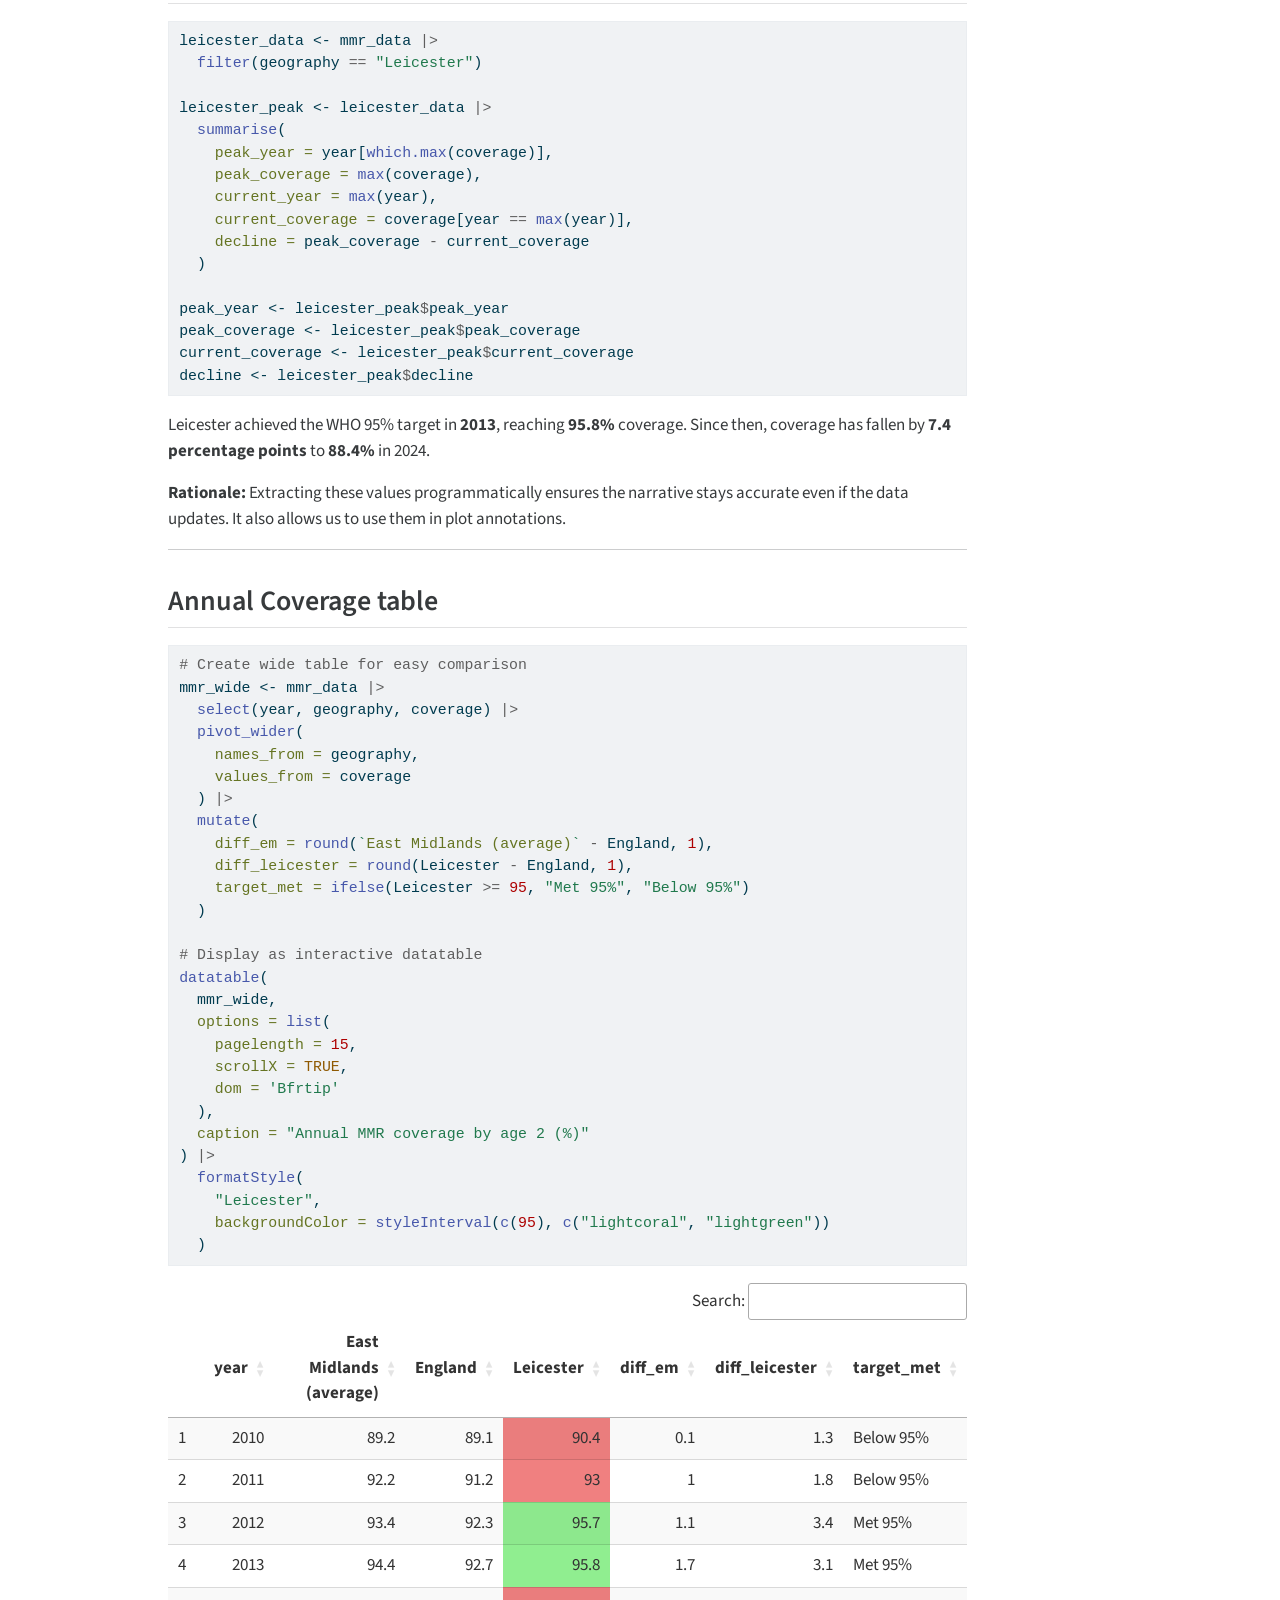
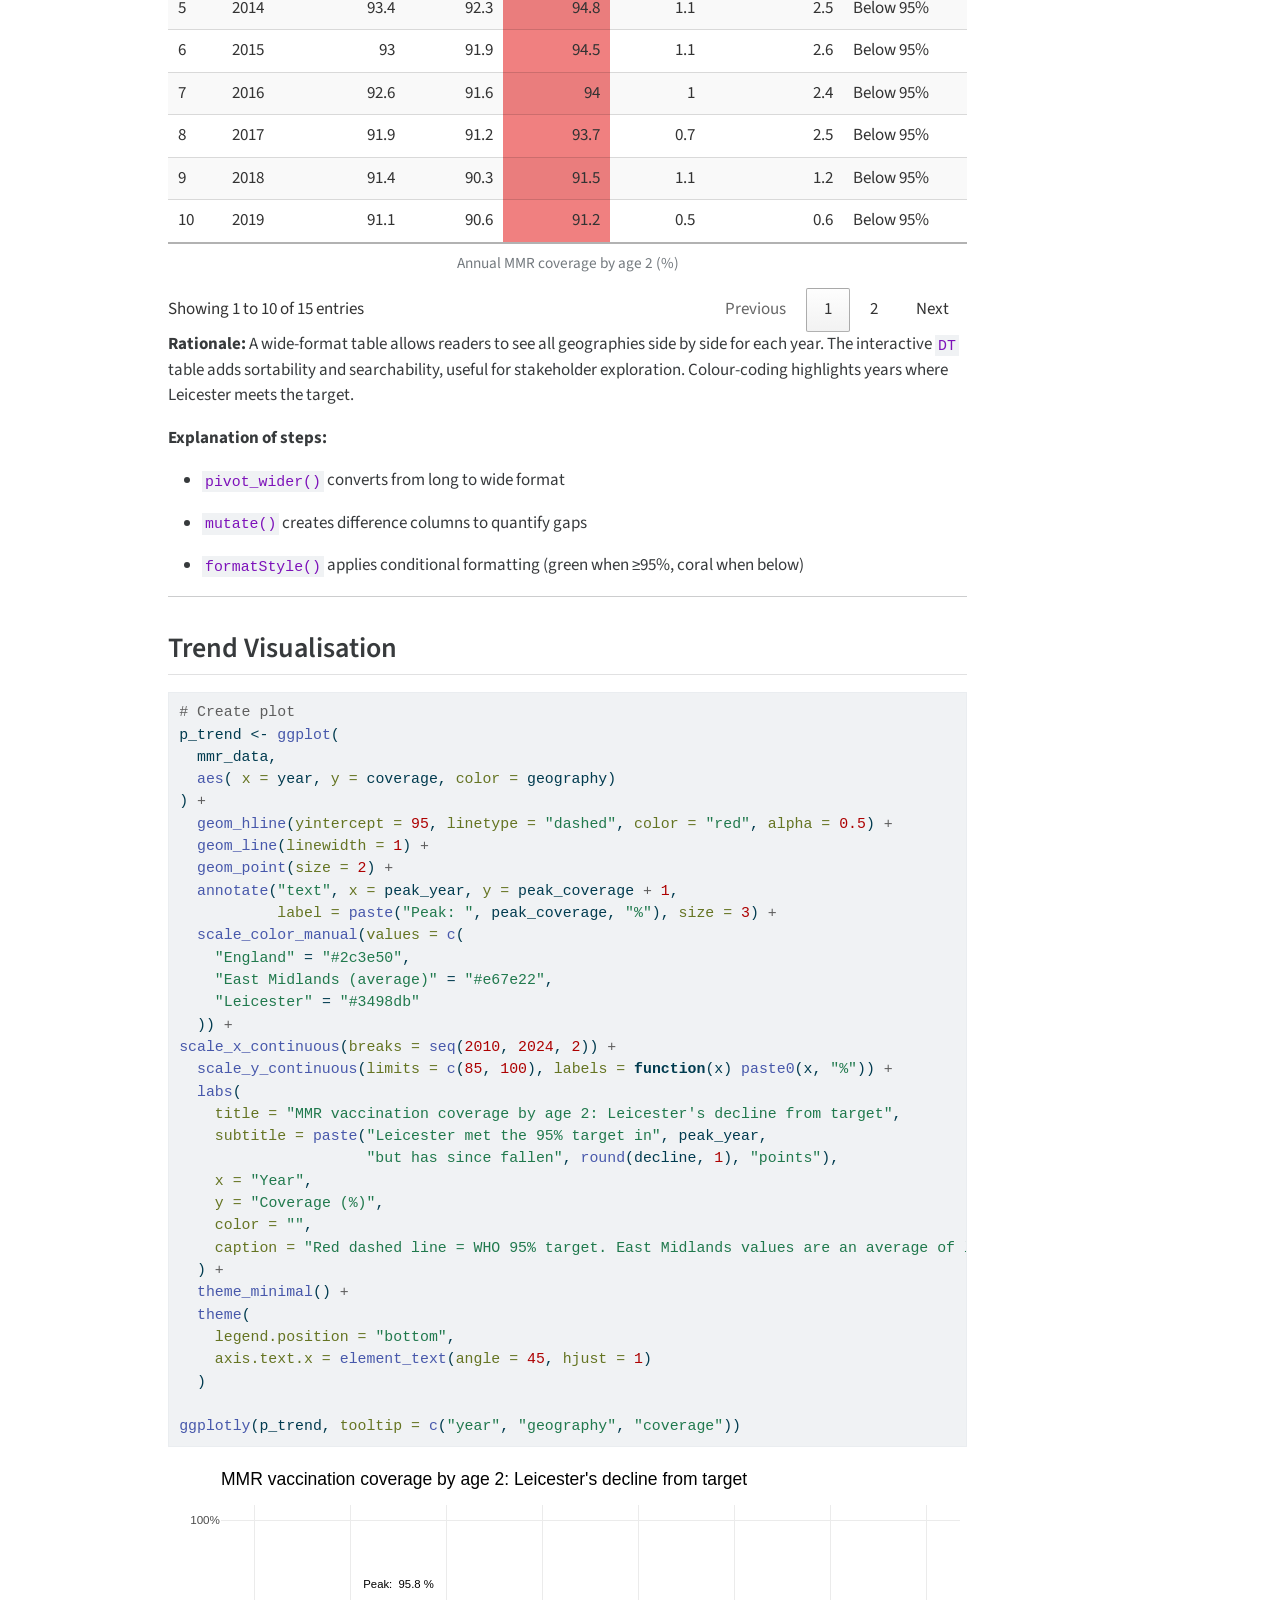
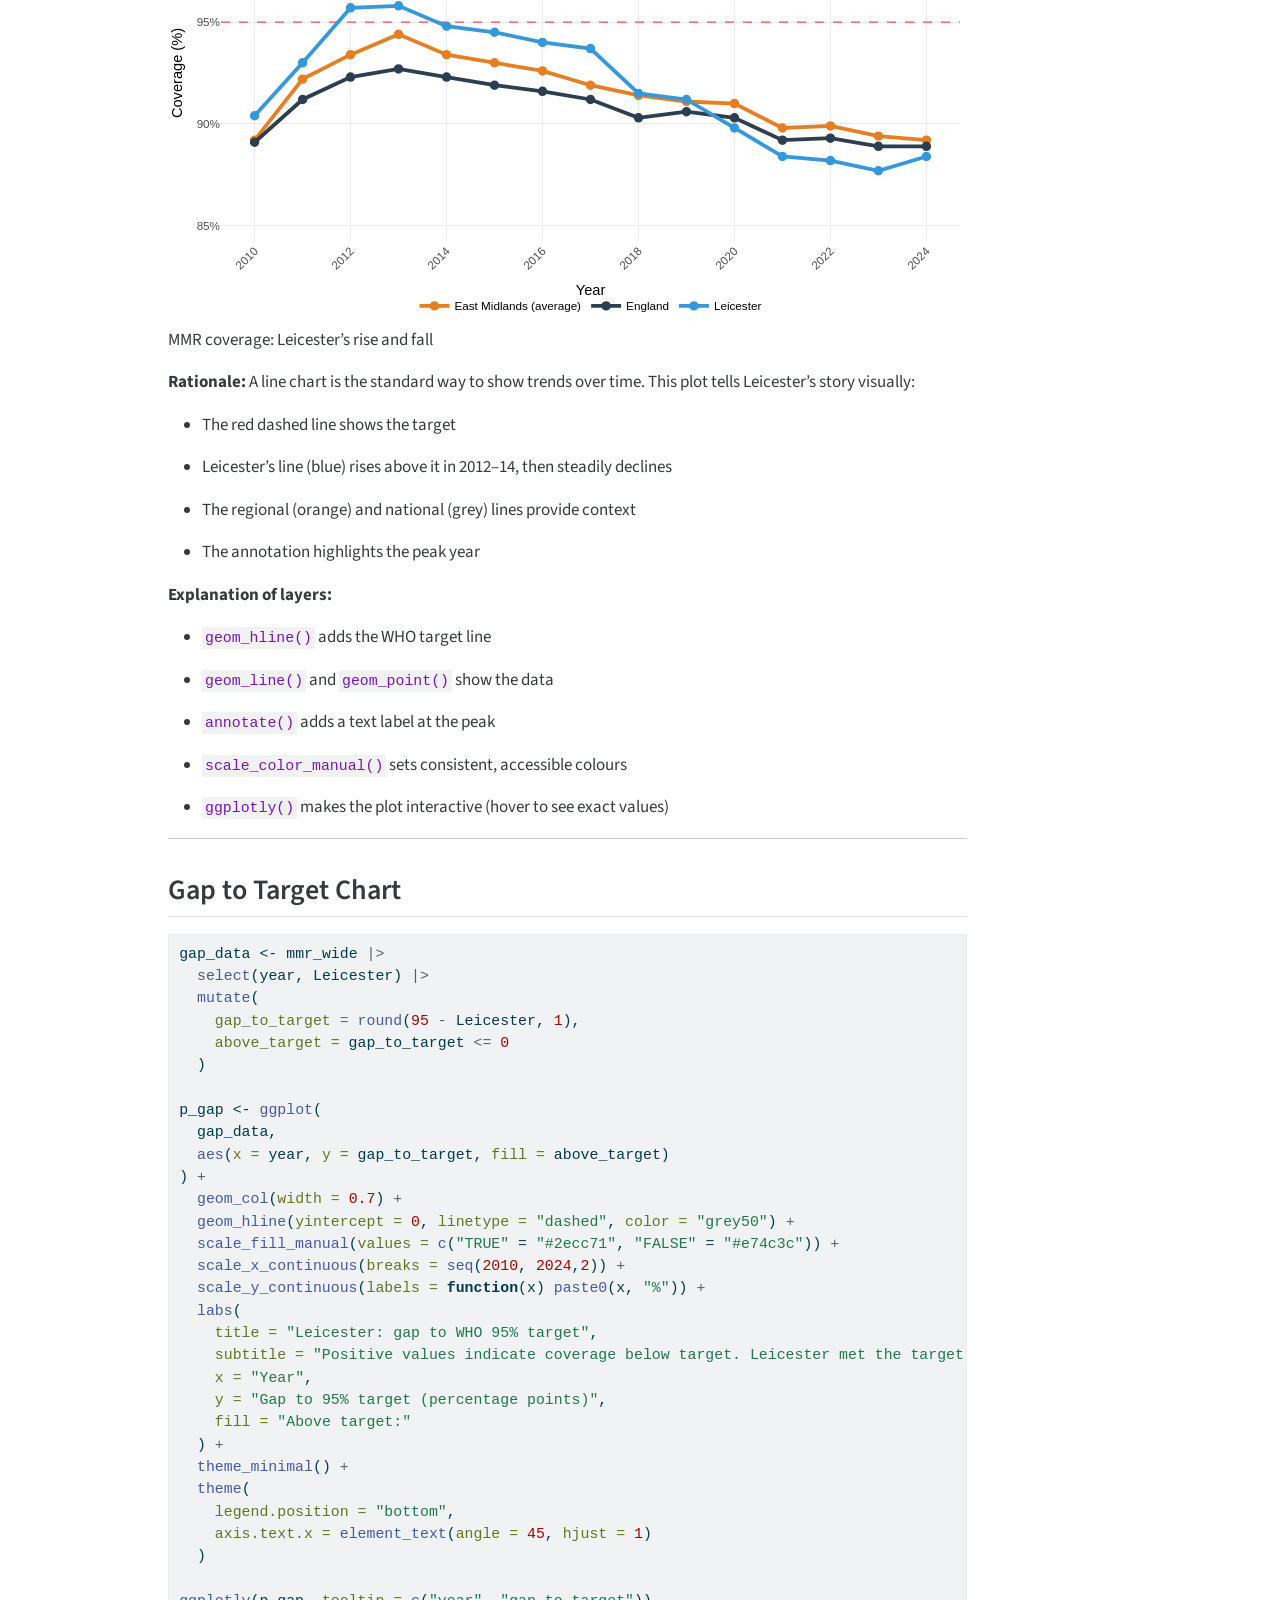
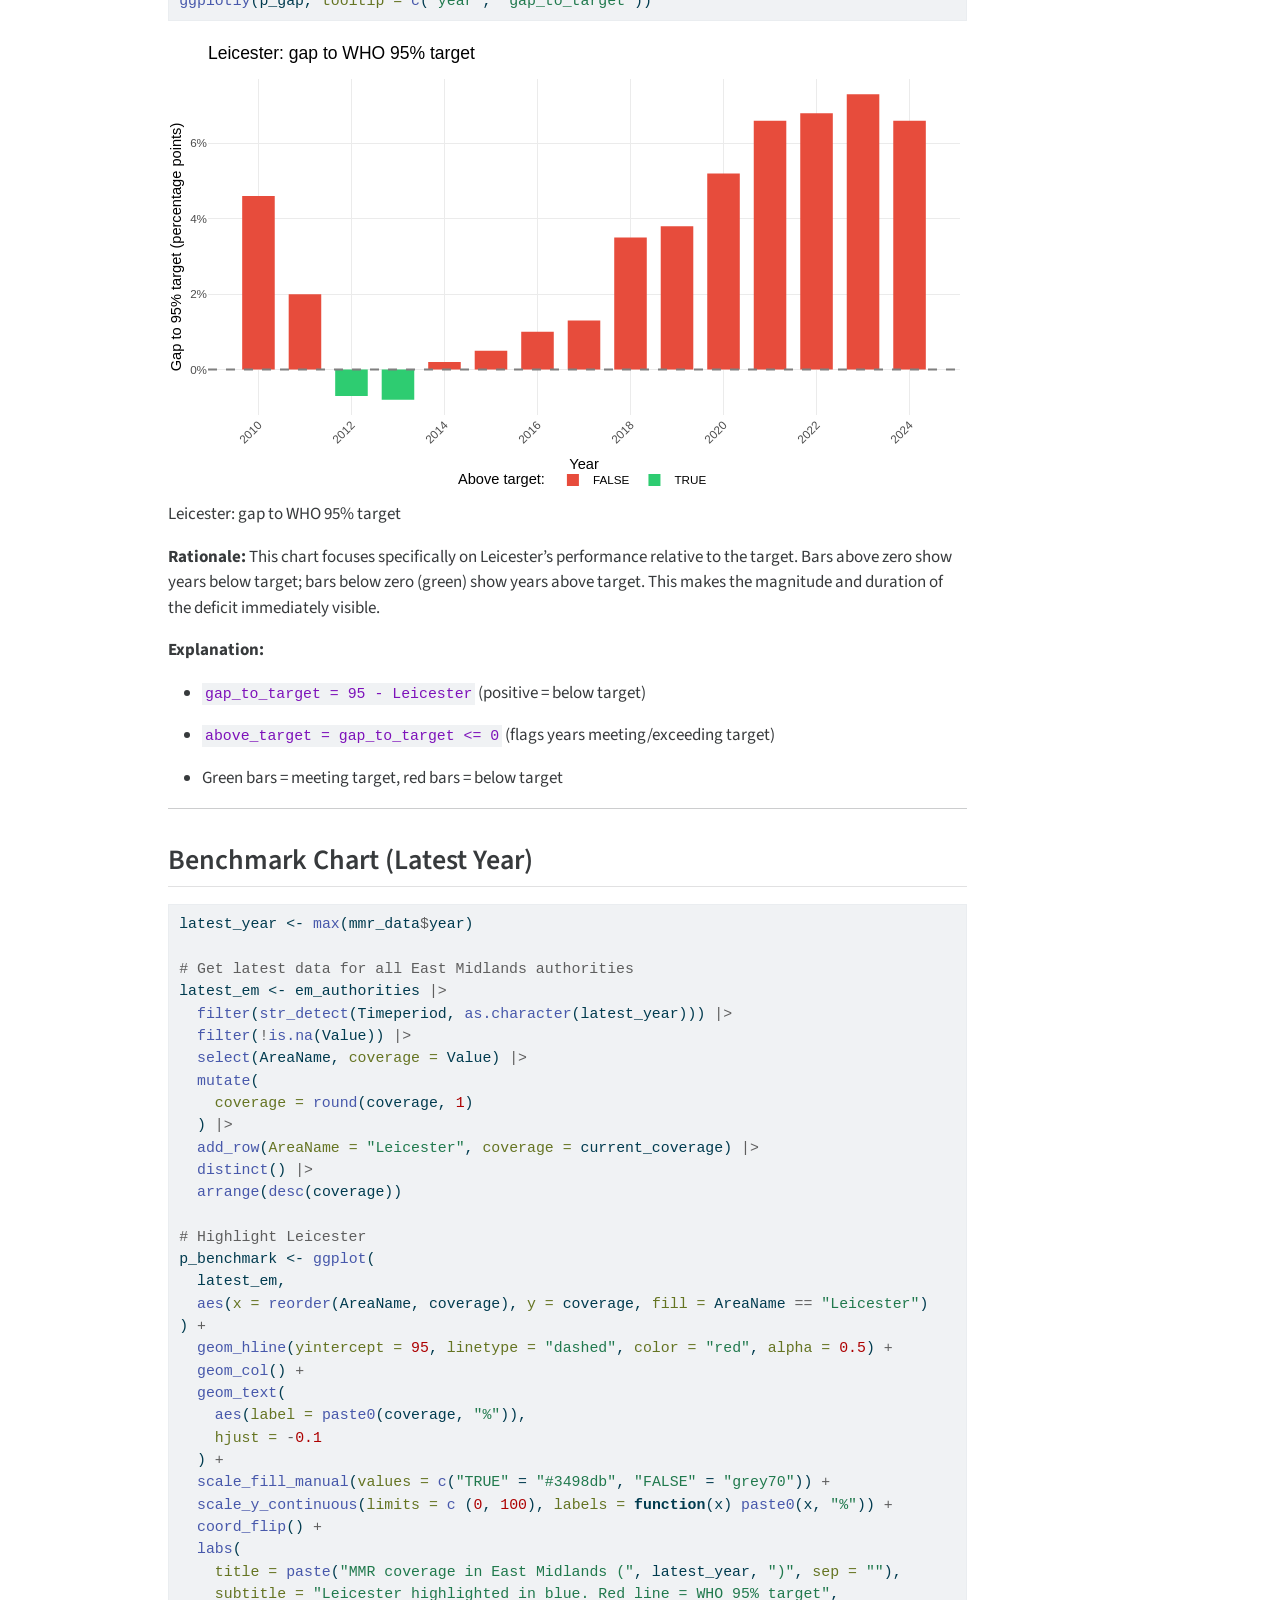
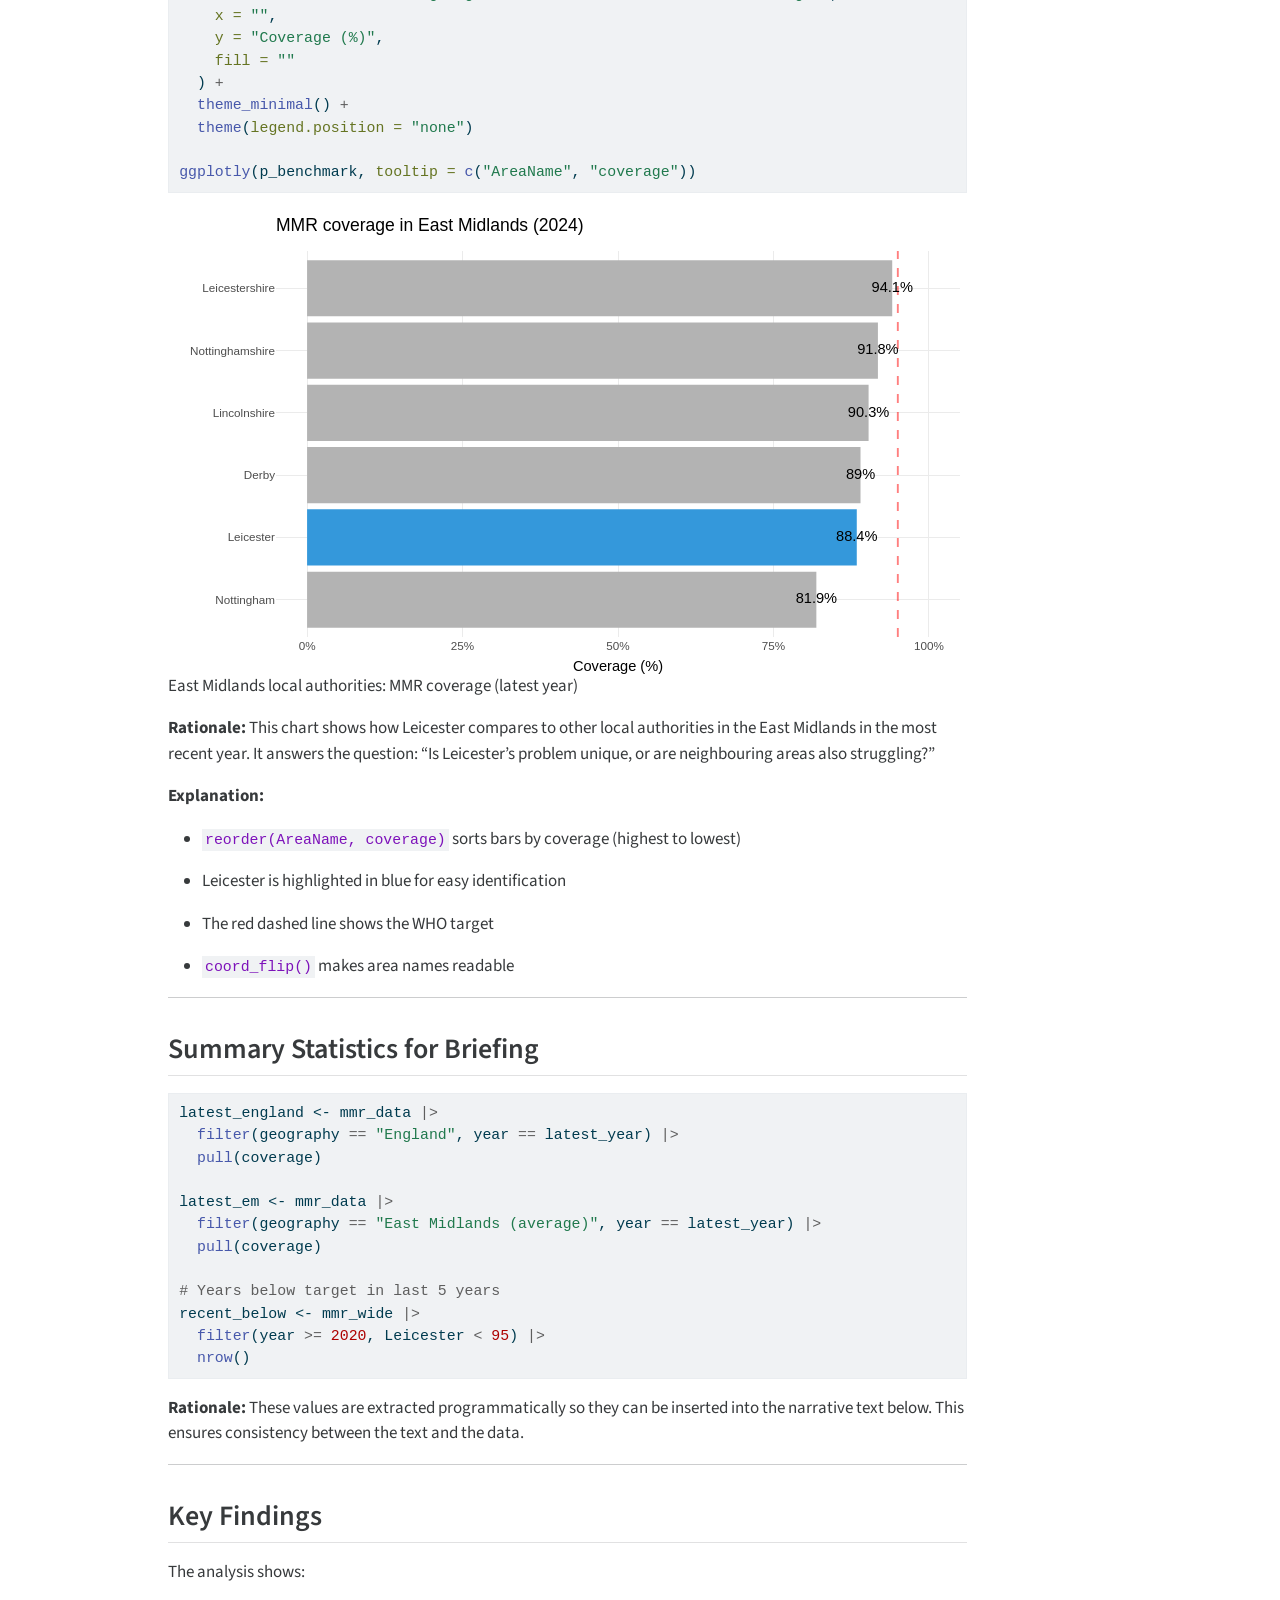
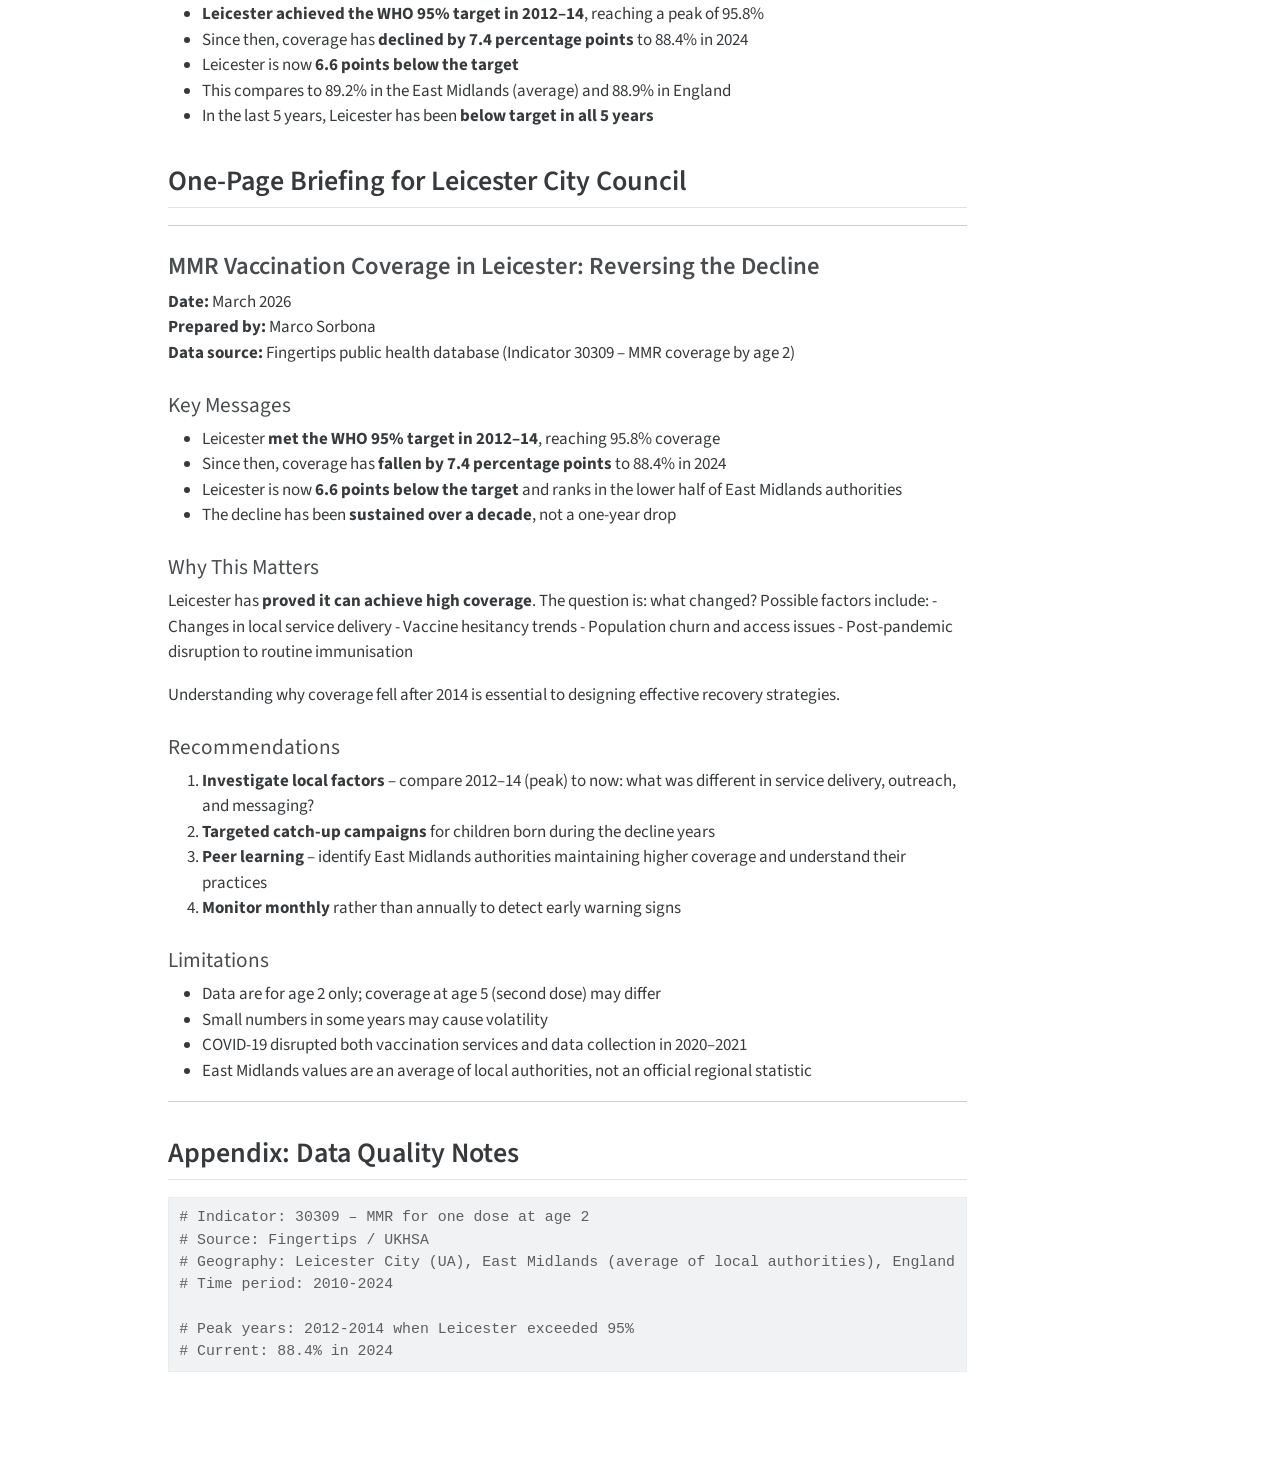
<file: 03_day3_data_request.html>
<!DOCTYPE html>
<html xmlns="http://www.w3.org/1999/xhtml" lang="en" xml:lang="en"><head>

<meta charset="utf-8">
<meta name="generator" content="quarto-1.8.25">

<meta name="viewport" content="width=device-width, initial-scale=1.0, user-scalable=yes">

<meta name="author" content="Marco Sorbona, PhD">
<meta name="dcterms.date" content="2026-03-01">

<title>Local Authority Data Request – MMR Coverage</title>
<style>
code{white-space: pre-wrap;}
span.smallcaps{font-variant: small-caps;}
div.columns{display: flex; gap: min(4vw, 1.5em);}
div.column{flex: auto; overflow-x: auto;}
div.hanging-indent{margin-left: 1.5em; text-indent: -1.5em;}
ul.task-list{list-style: none;}
ul.task-list li input[type="checkbox"] {
  width: 0.8em;
  margin: 0 0.8em 0.2em -1em; /* quarto-specific, see https://github.com/quarto-dev/quarto-cli/issues/4556 */ 
  vertical-align: middle;
}
/* CSS for syntax highlighting */
html { -webkit-text-size-adjust: 100%; }
pre > code.sourceCode { white-space: pre; position: relative; }
pre > code.sourceCode > span { display: inline-block; line-height: 1.25; }
pre > code.sourceCode > span:empty { height: 1.2em; }
.sourceCode { overflow: visible; }
code.sourceCode > span { color: inherit; text-decoration: inherit; }
div.sourceCode { margin: 1em 0; }
pre.sourceCode { margin: 0; }
@media screen {
div.sourceCode { overflow: auto; }
}
@media print {
pre > code.sourceCode { white-space: pre-wrap; }
pre > code.sourceCode > span { text-indent: -5em; padding-left: 5em; }
}
pre.numberSource code
  { counter-reset: source-line 0; }
pre.numberSource code > span
  { position: relative; left: -4em; counter-increment: source-line; }
pre.numberSource code > span > a:first-child::before
  { content: counter(source-line);
    position: relative; left: -1em; text-align: right; vertical-align: baseline;
    border: none; display: inline-block;
    -webkit-touch-callout: none; -webkit-user-select: none;
    -khtml-user-select: none; -moz-user-select: none;
    -ms-user-select: none; user-select: none;
    padding: 0 4px; width: 4em;
  }
pre.numberSource { margin-left: 3em;  padding-left: 4px; }
div.sourceCode
  {   }
@media screen {
pre > code.sourceCode > span > a:first-child::before { text-decoration: underline; }
}
</style>


<script src="03_day3_data_request_files/libs/clipboard/clipboard.min.js"></script>
<script src="03_day3_data_request_files/libs/quarto-html/quarto.js" type="module"></script>
<script src="03_day3_data_request_files/libs/quarto-html/tabsets/tabsets.js" type="module"></script>
<script src="03_day3_data_request_files/libs/quarto-html/axe/axe-check.js" type="module"></script>
<script src="03_day3_data_request_files/libs/quarto-html/popper.min.js"></script>
<script src="03_day3_data_request_files/libs/quarto-html/tippy.umd.min.js"></script>
<script src="03_day3_data_request_files/libs/quarto-html/anchor.min.js"></script>
<link href="03_day3_data_request_files/libs/quarto-html/tippy.css" rel="stylesheet">
<link href="03_day3_data_request_files/libs/quarto-html/quarto-syntax-highlighting-7b89279ff1a6dce999919e0e67d4d9ec.css" rel="stylesheet" id="quarto-text-highlighting-styles">
<script src="03_day3_data_request_files/libs/bootstrap/bootstrap.min.js"></script>
<link href="03_day3_data_request_files/libs/bootstrap/bootstrap-icons.css" rel="stylesheet">
<link href="03_day3_data_request_files/libs/bootstrap/bootstrap-4d7f0bce1131f3e5f9547cd857cfbfc8.min.css" rel="stylesheet" append-hash="true" id="quarto-bootstrap" data-mode="light">
<link href="03_day3_data_request_files/libs/htmltools-fill-0.5.9/fill.css" rel="stylesheet">

<script src="03_day3_data_request_files/libs/htmlwidgets-1.6.4/htmlwidgets.js"></script>

<link href="03_day3_data_request_files/libs/datatables-css-0.0.0/datatables-crosstalk.css" rel="stylesheet">

<script src="03_day3_data_request_files/libs/datatables-binding-0.34.0/datatables.js"></script>

<script src="03_day3_data_request_files/libs/jquery-3.6.0/jquery-3.6.0.min.js"></script>

<link href="03_day3_data_request_files/libs/dt-core-1.13.6/css/jquery.dataTables.min.css" rel="stylesheet">

<link href="03_day3_data_request_files/libs/dt-core-1.13.6/css/jquery.dataTables.extra.css" rel="stylesheet">

<script src="03_day3_data_request_files/libs/dt-core-1.13.6/js/jquery.dataTables.min.js"></script>

<link href="03_day3_data_request_files/libs/crosstalk-1.2.2/css/crosstalk.min.css" rel="stylesheet">

<script src="03_day3_data_request_files/libs/crosstalk-1.2.2/js/crosstalk.min.js"></script>

<script src="03_day3_data_request_files/libs/plotly-binding-4.12.0/plotly.js"></script>

<script src="03_day3_data_request_files/libs/typedarray-0.1/typedarray.min.js"></script>

<link href="03_day3_data_request_files/libs/plotly-htmlwidgets-css-2.25.2/plotly-htmlwidgets.css" rel="stylesheet">

<script src="03_day3_data_request_files/libs/plotly-main-2.25.2/plotly-latest.min.js"></script>



</head>

<body class="quarto-light">

<div id="quarto-content" class="page-columns page-rows-contents page-layout-article">
<div id="quarto-margin-sidebar" class="sidebar margin-sidebar">
  <nav id="TOC" role="doc-toc" class="toc-active">
    <h2 id="toc-title">Table of contents</h2>
   
  <ul>
  <li><a href="#task" id="toc-task" class="nav-link active" data-scroll-target="#task">Task</a></li>
  <li><a href="#background-why-mmr-coverage-matters" id="toc-background-why-mmr-coverage-matters" class="nav-link" data-scroll-target="#background-why-mmr-coverage-matters">Background: Why MMR Coverage Matters</a></li>
  <li><a href="#data-source" id="toc-data-source" class="nav-link" data-scroll-target="#data-source">Data Source</a></li>
  <li><a href="#data-overview" id="toc-data-overview" class="nav-link" data-scroll-target="#data-overview">Data Overview</a></li>
  <li><a href="#leicesters-story-peak-and-decline" id="toc-leicesters-story-peak-and-decline" class="nav-link" data-scroll-target="#leicesters-story-peak-and-decline">Leicester’s Story: Peak and Decline</a></li>
  <li><a href="#annual-coverage-table" id="toc-annual-coverage-table" class="nav-link" data-scroll-target="#annual-coverage-table">Annual Coverage table</a></li>
  <li><a href="#trend-visualisation" id="toc-trend-visualisation" class="nav-link" data-scroll-target="#trend-visualisation">Trend Visualisation</a></li>
  <li><a href="#gap-to-target-chart" id="toc-gap-to-target-chart" class="nav-link" data-scroll-target="#gap-to-target-chart">Gap to Target Chart</a></li>
  <li><a href="#benchmark-chart-latest-year" id="toc-benchmark-chart-latest-year" class="nav-link" data-scroll-target="#benchmark-chart-latest-year">Benchmark Chart (Latest Year)</a></li>
  <li><a href="#summary-statistics-for-briefing" id="toc-summary-statistics-for-briefing" class="nav-link" data-scroll-target="#summary-statistics-for-briefing">Summary Statistics for Briefing</a></li>
  <li><a href="#key-findings" id="toc-key-findings" class="nav-link" data-scroll-target="#key-findings">Key Findings</a></li>
  <li><a href="#onepage-briefing-for-leicester-city-council" id="toc-onepage-briefing-for-leicester-city-council" class="nav-link" data-scroll-target="#onepage-briefing-for-leicester-city-council">One‑Page Briefing for Leicester City Council</a>
  <ul class="collapse">
  <li><a href="#mmr-vaccination-coverage-in-leicester-reversing-the-decline" id="toc-mmr-vaccination-coverage-in-leicester-reversing-the-decline" class="nav-link" data-scroll-target="#mmr-vaccination-coverage-in-leicester-reversing-the-decline">MMR Vaccination Coverage in Leicester: Reversing the Decline</a></li>
  </ul></li>
  <li><a href="#appendix-data-quality-notes" id="toc-appendix-data-quality-notes" class="nav-link" data-scroll-target="#appendix-data-quality-notes">Appendix: Data Quality Notes</a></li>
  </ul>
</nav>
</div>
<main class="content" id="quarto-document-content">

<header id="title-block-header" class="quarto-title-block default">
<div class="quarto-title">
<h1 class="title">Local Authority Data Request – MMR Coverage</h1>
</div>



<div class="quarto-title-meta">

    <div>
    <div class="quarto-title-meta-heading">Author</div>
    <div class="quarto-title-meta-contents">
             <p>Marco Sorbona, PhD </p>
          </div>
  </div>
    
    <div>
    <div class="quarto-title-meta-heading">Published</div>
    <div class="quarto-title-meta-contents">
      <p class="date">March 1, 2026</p>
    </div>
  </div>
  
    
  </div>
  


</header>


<section id="task" class="level2">
<h2 class="anchored" data-anchor-id="task">Task</h2>
<p>Leicester City Council has requested data on <strong>MMR vaccination coverage</strong> to understand why rates have declined from previously high levels. They need:</p>
<ol type="1">
<li>Annual MMR coverage rates (age 2, one dose) for Leicester, East Midlands (average), and England (2010–2024)</li>
<li>Comparison against the WHO 95% target</li>
<li>Analysis of the decline from Leicester’s peak years</li>
<li>A one‑page summary of key findings for their public health team</li>
</ol>
<p>This request tests the ability to respond to external stakeholders with timely, accurate data: a core UKHSA function.</p>
</section>
<section id="background-why-mmr-coverage-matters" class="level2">
<h2 class="anchored" data-anchor-id="background-why-mmr-coverage-matters">Background: Why MMR Coverage Matters</h2>
<p>Measles, mumps, and rubella (MMR) are highly infectious diseases that can cause serious complications. The World Health Organization recommends <strong>95% coverage</strong> for two doses of MMR vaccine to achieve herd immunity and prevent outbreaks.</p>
<p>In recent years, the UK has seen measles outbreaks linked to declining vaccination rates. Understanding local trends is essential for targeting public health interventions.</p>
</section>
<section id="data-source" class="level2">
<h2 class="anchored" data-anchor-id="data-source">Data Source</h2>
<p>The data come from the <strong>Fingertips public health database</strong> (Indicator 30309 – MMR coverage for one dose by age 2). This is the same source used in Day 1, but for a different indicator, demonstrating the ability to work across multiple public health domains.</p>
<p>Regional‑level data was not available for this indicator, so an <strong>East Midlands average</strong> was constructed from local authorities in the region to provide a meaningful benchmark.</p>
</section>
<section id="data-overview" class="level2">
<h2 class="anchored" data-anchor-id="data-overview">Data Overview</h2>
<div class="cell">
<div class="code-copy-outer-scaffold"><div class="sourceCode cell-code" id="cb1"><pre class="sourceCode r code-with-copy"><code class="sourceCode r"><span id="cb1-1"><a href="#cb1-1" aria-hidden="true" tabindex="-1"></a>mmr_data <span class="sc">|&gt;</span> </span>
<span id="cb1-2"><a href="#cb1-2" aria-hidden="true" tabindex="-1"></a>  <span class="fu">group_by</span>(geography) <span class="sc">|&gt;</span> </span>
<span id="cb1-3"><a href="#cb1-3" aria-hidden="true" tabindex="-1"></a>  <span class="fu">summarise</span>(</span>
<span id="cb1-4"><a href="#cb1-4" aria-hidden="true" tabindex="-1"></a>    <span class="at">min_coverage =</span> <span class="fu">min</span>(coverage),</span>
<span id="cb1-5"><a href="#cb1-5" aria-hidden="true" tabindex="-1"></a>    <span class="at">mean_coverage =</span> <span class="fu">mean</span>(coverage),</span>
<span id="cb1-6"><a href="#cb1-6" aria-hidden="true" tabindex="-1"></a>    <span class="at">max_coverage =</span> <span class="fu">max</span>(coverage),</span>
<span id="cb1-7"><a href="#cb1-7" aria-hidden="true" tabindex="-1"></a>    <span class="at">latest_coverage =</span> coverage[year <span class="sc">==</span> <span class="fu">max</span>(year)]</span>
<span id="cb1-8"><a href="#cb1-8" aria-hidden="true" tabindex="-1"></a>  ) <span class="sc">|&gt;</span> </span>
<span id="cb1-9"><a href="#cb1-9" aria-hidden="true" tabindex="-1"></a>  <span class="fu">mutate</span>(<span class="fu">across</span>(<span class="fu">where</span>(is.numeric), <span class="sc">~</span><span class="fu">round</span>(.,<span class="dv">1</span>))) <span class="sc">|&gt;</span> </span>
<span id="cb1-10"><a href="#cb1-10" aria-hidden="true" tabindex="-1"></a>  <span class="fu">kable</span>(<span class="at">caption =</span> <span class="st">"MMR coverage summary by geography (2010 - 2024)"</span>)</span></code></pre></div><button title="Copy to Clipboard" class="code-copy-button"><i class="bi"></i></button></div>
<div class="cell-output-display">
<table class="caption-top table table-sm table-striped small">
<caption>MMR coverage summary by geography (2010 - 2024)</caption>
<colgroup>
<col style="width: 30%">
<col style="width: 16%">
<col style="width: 17%">
<col style="width: 16%">
<col style="width: 20%">
</colgroup>
<thead>
<tr class="header">
<th style="text-align: left;">geography</th>
<th style="text-align: right;">min_coverage</th>
<th style="text-align: right;">mean_coverage</th>
<th style="text-align: right;">max_coverage</th>
<th style="text-align: right;">latest_coverage</th>
</tr>
</thead>
<tbody>
<tr class="odd">
<td style="text-align: left;">East Midlands (average)</td>
<td style="text-align: right;">89.2</td>
<td style="text-align: right;">91.5</td>
<td style="text-align: right;">94.4</td>
<td style="text-align: right;">89.2</td>
</tr>
<tr class="even">
<td style="text-align: left;">England</td>
<td style="text-align: right;">88.9</td>
<td style="text-align: right;">90.7</td>
<td style="text-align: right;">92.7</td>
<td style="text-align: right;">88.9</td>
</tr>
<tr class="odd">
<td style="text-align: left;">Leicester</td>
<td style="text-align: right;">87.7</td>
<td style="text-align: right;">91.8</td>
<td style="text-align: right;">95.8</td>
<td style="text-align: right;">88.4</td>
</tr>
</tbody>
</table>
</div>
</div>
<p><strong>Rationale:</strong> Before diving into detailed analysis, it’s useful to see the big picture. This table shows the range, average, and most recent value for each geography, immediately highlighting that Leicester’s latest coverage is well below its historical peak.</p>
</section>
<section id="leicesters-story-peak-and-decline" class="level2">
<h2 class="anchored" data-anchor-id="leicesters-story-peak-and-decline">Leicester’s Story: Peak and Decline</h2>
<div class="cell">
<div class="code-copy-outer-scaffold"><div class="sourceCode cell-code" id="cb2"><pre class="sourceCode r code-with-copy"><code class="sourceCode r"><span id="cb2-1"><a href="#cb2-1" aria-hidden="true" tabindex="-1"></a>leicester_data <span class="ot">&lt;-</span> mmr_data <span class="sc">|&gt;</span> </span>
<span id="cb2-2"><a href="#cb2-2" aria-hidden="true" tabindex="-1"></a>  <span class="fu">filter</span>(geography <span class="sc">==</span> <span class="st">"Leicester"</span>)</span>
<span id="cb2-3"><a href="#cb2-3" aria-hidden="true" tabindex="-1"></a></span>
<span id="cb2-4"><a href="#cb2-4" aria-hidden="true" tabindex="-1"></a>leicester_peak <span class="ot">&lt;-</span> leicester_data <span class="sc">|&gt;</span> </span>
<span id="cb2-5"><a href="#cb2-5" aria-hidden="true" tabindex="-1"></a>  <span class="fu">summarise</span>(</span>
<span id="cb2-6"><a href="#cb2-6" aria-hidden="true" tabindex="-1"></a>    <span class="at">peak_year =</span> year[<span class="fu">which.max</span>(coverage)],</span>
<span id="cb2-7"><a href="#cb2-7" aria-hidden="true" tabindex="-1"></a>    <span class="at">peak_coverage =</span> <span class="fu">max</span>(coverage),</span>
<span id="cb2-8"><a href="#cb2-8" aria-hidden="true" tabindex="-1"></a>    <span class="at">current_year =</span> <span class="fu">max</span>(year),</span>
<span id="cb2-9"><a href="#cb2-9" aria-hidden="true" tabindex="-1"></a>    <span class="at">current_coverage =</span> coverage[year <span class="sc">==</span> <span class="fu">max</span>(year)],</span>
<span id="cb2-10"><a href="#cb2-10" aria-hidden="true" tabindex="-1"></a>    <span class="at">decline =</span> peak_coverage <span class="sc">-</span> current_coverage</span>
<span id="cb2-11"><a href="#cb2-11" aria-hidden="true" tabindex="-1"></a>  )</span>
<span id="cb2-12"><a href="#cb2-12" aria-hidden="true" tabindex="-1"></a></span>
<span id="cb2-13"><a href="#cb2-13" aria-hidden="true" tabindex="-1"></a>peak_year <span class="ot">&lt;-</span> leicester_peak<span class="sc">$</span>peak_year</span>
<span id="cb2-14"><a href="#cb2-14" aria-hidden="true" tabindex="-1"></a>peak_coverage <span class="ot">&lt;-</span> leicester_peak<span class="sc">$</span>peak_coverage</span>
<span id="cb2-15"><a href="#cb2-15" aria-hidden="true" tabindex="-1"></a>current_coverage <span class="ot">&lt;-</span> leicester_peak<span class="sc">$</span>current_coverage</span>
<span id="cb2-16"><a href="#cb2-16" aria-hidden="true" tabindex="-1"></a>decline <span class="ot">&lt;-</span> leicester_peak<span class="sc">$</span>decline</span></code></pre></div><button title="Copy to Clipboard" class="code-copy-button"><i class="bi"></i></button></div>
</div>
<p>Leicester achieved the WHO 95% target in <strong>2013</strong>, reaching <strong>95.8%</strong> coverage. Since then, coverage has fallen by <strong>7.4 percentage points</strong> to <strong>88.4%</strong> in 2024.</p>
<p><strong>Rationale:</strong> Extracting these values programmatically ensures the narrative stays accurate even if the data updates. It also allows us to use them in plot annotations.</p>
<hr>
</section>
<section id="annual-coverage-table" class="level2">
<h2 class="anchored" data-anchor-id="annual-coverage-table">Annual Coverage table</h2>
<div class="cell" data-tbl-cap="Annual MMR coverage (%) by geography">
<div class="code-copy-outer-scaffold"><div class="sourceCode cell-code" id="cb3"><pre class="sourceCode r code-with-copy"><code class="sourceCode r"><span id="cb3-1"><a href="#cb3-1" aria-hidden="true" tabindex="-1"></a><span class="co"># Create wide table for easy comparison</span></span>
<span id="cb3-2"><a href="#cb3-2" aria-hidden="true" tabindex="-1"></a>mmr_wide <span class="ot">&lt;-</span> mmr_data <span class="sc">|&gt;</span> </span>
<span id="cb3-3"><a href="#cb3-3" aria-hidden="true" tabindex="-1"></a>  <span class="fu">select</span>(year, geography, coverage) <span class="sc">|&gt;</span> </span>
<span id="cb3-4"><a href="#cb3-4" aria-hidden="true" tabindex="-1"></a>  <span class="fu">pivot_wider</span>(</span>
<span id="cb3-5"><a href="#cb3-5" aria-hidden="true" tabindex="-1"></a>    <span class="at">names_from =</span> geography,</span>
<span id="cb3-6"><a href="#cb3-6" aria-hidden="true" tabindex="-1"></a>    <span class="at">values_from =</span> coverage</span>
<span id="cb3-7"><a href="#cb3-7" aria-hidden="true" tabindex="-1"></a>  ) <span class="sc">|&gt;</span> </span>
<span id="cb3-8"><a href="#cb3-8" aria-hidden="true" tabindex="-1"></a>  <span class="fu">mutate</span>(</span>
<span id="cb3-9"><a href="#cb3-9" aria-hidden="true" tabindex="-1"></a>    <span class="at">diff_em =</span> <span class="fu">round</span>(<span class="st">`</span><span class="at">East Midlands (average)</span><span class="st">`</span> <span class="sc">-</span> England, <span class="dv">1</span>),</span>
<span id="cb3-10"><a href="#cb3-10" aria-hidden="true" tabindex="-1"></a>    <span class="at">diff_leicester =</span> <span class="fu">round</span>(Leicester <span class="sc">-</span> England, <span class="dv">1</span>),</span>
<span id="cb3-11"><a href="#cb3-11" aria-hidden="true" tabindex="-1"></a>    <span class="at">target_met =</span> <span class="fu">ifelse</span>(Leicester <span class="sc">&gt;=</span> <span class="dv">95</span>, <span class="st">"Met 95%"</span>, <span class="st">"Below 95%"</span>)</span>
<span id="cb3-12"><a href="#cb3-12" aria-hidden="true" tabindex="-1"></a>  )</span>
<span id="cb3-13"><a href="#cb3-13" aria-hidden="true" tabindex="-1"></a></span>
<span id="cb3-14"><a href="#cb3-14" aria-hidden="true" tabindex="-1"></a><span class="co"># Display as interactive datatable</span></span>
<span id="cb3-15"><a href="#cb3-15" aria-hidden="true" tabindex="-1"></a><span class="fu">datatable</span>(</span>
<span id="cb3-16"><a href="#cb3-16" aria-hidden="true" tabindex="-1"></a>  mmr_wide,</span>
<span id="cb3-17"><a href="#cb3-17" aria-hidden="true" tabindex="-1"></a>  <span class="at">options =</span> <span class="fu">list</span>(</span>
<span id="cb3-18"><a href="#cb3-18" aria-hidden="true" tabindex="-1"></a>    <span class="at">pagelength =</span> <span class="dv">15</span>,</span>
<span id="cb3-19"><a href="#cb3-19" aria-hidden="true" tabindex="-1"></a>    <span class="at">scrollX =</span> <span class="cn">TRUE</span>,</span>
<span id="cb3-20"><a href="#cb3-20" aria-hidden="true" tabindex="-1"></a>    <span class="at">dom =</span> <span class="st">'Bfrtip'</span></span>
<span id="cb3-21"><a href="#cb3-21" aria-hidden="true" tabindex="-1"></a>  ),</span>
<span id="cb3-22"><a href="#cb3-22" aria-hidden="true" tabindex="-1"></a>  <span class="at">caption =</span> <span class="st">"Annual MMR coverage by age 2 (%)"</span></span>
<span id="cb3-23"><a href="#cb3-23" aria-hidden="true" tabindex="-1"></a>) <span class="sc">|&gt;</span> </span>
<span id="cb3-24"><a href="#cb3-24" aria-hidden="true" tabindex="-1"></a>  <span class="fu">formatStyle</span>(</span>
<span id="cb3-25"><a href="#cb3-25" aria-hidden="true" tabindex="-1"></a>    <span class="st">"Leicester"</span>,</span>
<span id="cb3-26"><a href="#cb3-26" aria-hidden="true" tabindex="-1"></a>    <span class="at">backgroundColor =</span> <span class="fu">styleInterval</span>(<span class="fu">c</span>(<span class="dv">95</span>), <span class="fu">c</span>(<span class="st">"lightcoral"</span>, <span class="st">"lightgreen"</span>))</span>
<span id="cb3-27"><a href="#cb3-27" aria-hidden="true" tabindex="-1"></a>  )</span></code></pre></div><button title="Copy to Clipboard" class="code-copy-button"><i class="bi"></i></button></div>
<div class="cell-output-display">
<div class="datatables html-widget html-fill-item" id="htmlwidget-491b2ffd5b4bcb846629" style="width:100%;height:auto;"></div>
<script type="application/json" data-for="htmlwidget-491b2ffd5b4bcb846629">{"x":{"filter":"none","vertical":false,"caption":"<caption>Annual MMR coverage by age 2 (%)<\/caption>","data":[["1","2","3","4","5","6","7","8","9","10","11","12","13","14","15"],[2010,2011,2012,2013,2014,2015,2016,2017,2018,2019,2020,2021,2022,2023,2024],[89.2,92.2,93.40000000000001,94.40000000000001,93.40000000000001,93,92.59999999999999,91.90000000000001,91.40000000000001,91.09999999999999,91,89.8,89.90000000000001,89.40000000000001,89.2],[89.09999999999999,91.2,92.3,92.7,92.3,91.90000000000001,91.59999999999999,91.2,90.3,90.59999999999999,90.3,89.2,89.3,88.90000000000001,88.90000000000001],[90.40000000000001,93,95.7,95.8,94.8,94.5,94,93.7,91.5,91.2,89.8,88.40000000000001,88.2,87.7,88.40000000000001],[0.1,1,1.1,1.7,1.1,1.1,1,0.7,1.1,0.5,0.7,0.6,0.6,0.5,0.3],[1.3,1.8,3.4,3.1,2.5,2.6,2.4,2.5,1.2,0.6,-0.5,-0.8,-1.1,-1.2,-0.5],["Below 95%","Below 95%","Met 95%","Met 95%","Below 95%","Below 95%","Below 95%","Below 95%","Below 95%","Below 95%","Below 95%","Below 95%","Below 95%","Below 95%","Below 95%"]],"container":"<table class=\"display\">\n  <thead>\n    <tr>\n      <th> <\/th>\n      <th>year<\/th>\n      <th>East Midlands (average)<\/th>\n      <th>England<\/th>\n      <th>Leicester<\/th>\n      <th>diff_em<\/th>\n      <th>diff_leicester<\/th>\n      <th>target_met<\/th>\n    <\/tr>\n  <\/thead>\n<\/table>","options":{"pagelength":15,"scrollX":true,"dom":"Bfrtip","columnDefs":[{"className":"dt-right","targets":[1,2,3,4,5,6]},{"orderable":false,"targets":0},{"name":" ","targets":0},{"name":"year","targets":1},{"name":"East Midlands (average)","targets":2},{"name":"England","targets":3},{"name":"Leicester","targets":4},{"name":"diff_em","targets":5},{"name":"diff_leicester","targets":6},{"name":"target_met","targets":7}],"order":[],"autoWidth":false,"orderClasses":false,"rowCallback":"function(row, data, displayNum, displayIndex, dataIndex) {\nvar value=data[4]; $(this.api().cell(row, 4).node()).css({'background-color':isNaN(parseFloat(value)) ? '' : value <= 95 ? \"lightcoral\" : \"lightgreen\"});\n}"},"selection":{"mode":"multiple","selected":null,"target":"row","selectable":null}},"evals":["options.rowCallback"],"jsHooks":[]}</script>
</div>
</div>
<p><strong>Rationale:</strong> A wide-format table allows readers to see all geographies side by side for each year. The interactive <code>DT</code> table adds sortability and searchability, useful for stakeholder exploration. Colour-coding highlights years where Leicester meets the target.</p>
<p><strong>Explanation of steps:</strong></p>
<ul>
<li><p><code>pivot_wider()</code> converts from long to wide format</p></li>
<li><p><code>mutate()</code> creates difference columns to quantify gaps</p></li>
<li><p><code>formatStyle()</code> applies conditional formatting (green when ≥95%, coral when below)</p></li>
</ul>
<hr>
</section>
<section id="trend-visualisation" class="level2">
<h2 class="anchored" data-anchor-id="trend-visualisation">Trend Visualisation</h2>
<div class="cell">
<div class="code-copy-outer-scaffold"><div class="sourceCode cell-code" id="cb4"><pre class="sourceCode r code-with-copy"><code class="sourceCode r"><span id="cb4-1"><a href="#cb4-1" aria-hidden="true" tabindex="-1"></a><span class="co"># Create plot</span></span>
<span id="cb4-2"><a href="#cb4-2" aria-hidden="true" tabindex="-1"></a>p_trend <span class="ot">&lt;-</span> <span class="fu">ggplot</span>(</span>
<span id="cb4-3"><a href="#cb4-3" aria-hidden="true" tabindex="-1"></a>  mmr_data,</span>
<span id="cb4-4"><a href="#cb4-4" aria-hidden="true" tabindex="-1"></a>  <span class="fu">aes</span>( <span class="at">x =</span> year, <span class="at">y =</span> coverage, <span class="at">color =</span> geography)</span>
<span id="cb4-5"><a href="#cb4-5" aria-hidden="true" tabindex="-1"></a>) <span class="sc">+</span></span>
<span id="cb4-6"><a href="#cb4-6" aria-hidden="true" tabindex="-1"></a>  <span class="fu">geom_hline</span>(<span class="at">yintercept =</span> <span class="dv">95</span>, <span class="at">linetype =</span> <span class="st">"dashed"</span>, <span class="at">color =</span> <span class="st">"red"</span>, <span class="at">alpha =</span> <span class="fl">0.5</span>) <span class="sc">+</span></span>
<span id="cb4-7"><a href="#cb4-7" aria-hidden="true" tabindex="-1"></a>  <span class="fu">geom_line</span>(<span class="at">linewidth =</span> <span class="dv">1</span>) <span class="sc">+</span></span>
<span id="cb4-8"><a href="#cb4-8" aria-hidden="true" tabindex="-1"></a>  <span class="fu">geom_point</span>(<span class="at">size =</span> <span class="dv">2</span>) <span class="sc">+</span></span>
<span id="cb4-9"><a href="#cb4-9" aria-hidden="true" tabindex="-1"></a>  <span class="fu">annotate</span>(<span class="st">"text"</span>, <span class="at">x =</span> peak_year, <span class="at">y =</span> peak_coverage <span class="sc">+</span> <span class="dv">1</span>,</span>
<span id="cb4-10"><a href="#cb4-10" aria-hidden="true" tabindex="-1"></a>           <span class="at">label =</span> <span class="fu">paste</span>(<span class="st">"Peak: "</span>, peak_coverage, <span class="st">"%"</span>), <span class="at">size =</span> <span class="dv">3</span>) <span class="sc">+</span></span>
<span id="cb4-11"><a href="#cb4-11" aria-hidden="true" tabindex="-1"></a>  <span class="fu">scale_color_manual</span>(<span class="at">values =</span> <span class="fu">c</span>(</span>
<span id="cb4-12"><a href="#cb4-12" aria-hidden="true" tabindex="-1"></a>    <span class="st">"England"</span> <span class="ot">=</span> <span class="st">"#2c3e50"</span>,</span>
<span id="cb4-13"><a href="#cb4-13" aria-hidden="true" tabindex="-1"></a>    <span class="st">"East Midlands (average)"</span> <span class="ot">=</span> <span class="st">"#e67e22"</span>,</span>
<span id="cb4-14"><a href="#cb4-14" aria-hidden="true" tabindex="-1"></a>    <span class="st">"Leicester"</span> <span class="ot">=</span> <span class="st">"#3498db"</span></span>
<span id="cb4-15"><a href="#cb4-15" aria-hidden="true" tabindex="-1"></a>  )) <span class="sc">+</span></span>
<span id="cb4-16"><a href="#cb4-16" aria-hidden="true" tabindex="-1"></a><span class="fu">scale_x_continuous</span>(<span class="at">breaks =</span> <span class="fu">seq</span>(<span class="dv">2010</span>, <span class="dv">2024</span>, <span class="dv">2</span>)) <span class="sc">+</span></span>
<span id="cb4-17"><a href="#cb4-17" aria-hidden="true" tabindex="-1"></a>  <span class="fu">scale_y_continuous</span>(<span class="at">limits =</span> <span class="fu">c</span>(<span class="dv">85</span>, <span class="dv">100</span>), <span class="at">labels =</span> <span class="cf">function</span>(x) <span class="fu">paste0</span>(x, <span class="st">"%"</span>)) <span class="sc">+</span></span>
<span id="cb4-18"><a href="#cb4-18" aria-hidden="true" tabindex="-1"></a>  <span class="fu">labs</span>(</span>
<span id="cb4-19"><a href="#cb4-19" aria-hidden="true" tabindex="-1"></a>    <span class="at">title =</span> <span class="st">"MMR vaccination coverage by age 2: Leicester's decline from target"</span>,</span>
<span id="cb4-20"><a href="#cb4-20" aria-hidden="true" tabindex="-1"></a>    <span class="at">subtitle =</span> <span class="fu">paste</span>(<span class="st">"Leicester met the 95% target in"</span>, peak_year, </span>
<span id="cb4-21"><a href="#cb4-21" aria-hidden="true" tabindex="-1"></a>                     <span class="st">"but has since fallen"</span>, <span class="fu">round</span>(decline, <span class="dv">1</span>), <span class="st">"points"</span>),</span>
<span id="cb4-22"><a href="#cb4-22" aria-hidden="true" tabindex="-1"></a>    <span class="at">x =</span> <span class="st">"Year"</span>,</span>
<span id="cb4-23"><a href="#cb4-23" aria-hidden="true" tabindex="-1"></a>    <span class="at">y =</span> <span class="st">"Coverage (%)"</span>,</span>
<span id="cb4-24"><a href="#cb4-24" aria-hidden="true" tabindex="-1"></a>    <span class="at">color =</span> <span class="st">""</span>,</span>
<span id="cb4-25"><a href="#cb4-25" aria-hidden="true" tabindex="-1"></a>    <span class="at">caption =</span> <span class="st">"Red dashed line = WHO 95% target. East Midlands values are an average of local authorities."</span></span>
<span id="cb4-26"><a href="#cb4-26" aria-hidden="true" tabindex="-1"></a>  ) <span class="sc">+</span></span>
<span id="cb4-27"><a href="#cb4-27" aria-hidden="true" tabindex="-1"></a>  <span class="fu">theme_minimal</span>() <span class="sc">+</span></span>
<span id="cb4-28"><a href="#cb4-28" aria-hidden="true" tabindex="-1"></a>  <span class="fu">theme</span>(</span>
<span id="cb4-29"><a href="#cb4-29" aria-hidden="true" tabindex="-1"></a>    <span class="at">legend.position =</span> <span class="st">"bottom"</span>,</span>
<span id="cb4-30"><a href="#cb4-30" aria-hidden="true" tabindex="-1"></a>    <span class="at">axis.text.x =</span> <span class="fu">element_text</span>(<span class="at">angle =</span> <span class="dv">45</span>, <span class="at">hjust =</span> <span class="dv">1</span>)</span>
<span id="cb4-31"><a href="#cb4-31" aria-hidden="true" tabindex="-1"></a>  )</span>
<span id="cb4-32"><a href="#cb4-32" aria-hidden="true" tabindex="-1"></a></span>
<span id="cb4-33"><a href="#cb4-33" aria-hidden="true" tabindex="-1"></a><span class="fu">ggplotly</span>(p_trend, <span class="at">tooltip =</span> <span class="fu">c</span>(<span class="st">"year"</span>, <span class="st">"geography"</span>, <span class="st">"coverage"</span>))</span></code></pre></div><button title="Copy to Clipboard" class="code-copy-button"><i class="bi"></i></button></div>
<div class="cell-output-display">
<div class="plotly html-widget html-fill-item" id="htmlwidget-c9540c6842d8b06124fa" style="width:100%;height:464px;"></div>
<script type="application/json" data-for="htmlwidget-c9540c6842d8b06124fa">{"x":{"data":[{"x":[2009.3,2024.7],"y":[95,95],"text":"","type":"scatter","mode":"lines","line":{"width":1.8897637795275593,"color":"rgba(255,0,0,0.5)","dash":"dash"},"hoveron":"points","showlegend":false,"xaxis":"x","yaxis":"y","hoverinfo":"text","frame":null},{"x":[2010,2011,2012,2013,2014,2015,2016,2017,2018,2019,2020,2021,2022,2023,2024],"y":[89.200000000000003,92.200000000000003,93.400000000000006,94.400000000000006,93.400000000000006,93,92.599999999999994,91.900000000000006,91.400000000000006,91.099999999999994,91,89.799999999999997,89.900000000000006,89.400000000000006,89.200000000000003],"text":["year: 2010<br />coverage: 89.2<br />geography: East Midlands (average)","year: 2011<br />coverage: 92.2<br />geography: East Midlands (average)","year: 2012<br />coverage: 93.4<br />geography: East Midlands (average)","year: 2013<br />coverage: 94.4<br />geography: East Midlands (average)","year: 2014<br />coverage: 93.4<br />geography: East Midlands (average)","year: 2015<br />coverage: 93.0<br />geography: East Midlands (average)","year: 2016<br />coverage: 92.6<br />geography: East Midlands (average)","year: 2017<br />coverage: 91.9<br />geography: East Midlands (average)","year: 2018<br />coverage: 91.4<br />geography: East Midlands (average)","year: 2019<br />coverage: 91.1<br />geography: East Midlands (average)","year: 2020<br />coverage: 91.0<br />geography: East Midlands (average)","year: 2021<br />coverage: 89.8<br />geography: East Midlands (average)","year: 2022<br />coverage: 89.9<br />geography: East Midlands (average)","year: 2023<br />coverage: 89.4<br />geography: East Midlands (average)","year: 2024<br />coverage: 89.2<br />geography: East Midlands (average)"],"type":"scatter","mode":"lines+markers","line":{"width":3.7795275590551185,"color":"rgba(230,126,34,1)","dash":"solid"},"hoveron":"points","name":"East Midlands (average)","legendgroup":"East Midlands (average)","showlegend":true,"xaxis":"x","yaxis":"y","hoverinfo":"text","marker":{"autocolorscale":false,"color":"rgba(230,126,34,1)","opacity":1,"size":7.559055118110237,"symbol":"circle","line":{"width":1.8897637795275593,"color":"rgba(230,126,34,1)"}},"frame":null},{"x":[2010,2011,2012,2013,2014,2015,2016,2017,2018,2019,2020,2021,2022,2023,2024],"y":[89.099999999999994,91.200000000000003,92.299999999999997,92.700000000000003,92.299999999999997,91.900000000000006,91.599999999999994,91.200000000000003,90.299999999999997,90.599999999999994,90.299999999999997,89.200000000000003,89.299999999999997,88.900000000000006,88.900000000000006],"text":["year: 2010<br />coverage: 89.1<br />geography: England","year: 2011<br />coverage: 91.2<br />geography: England","year: 2012<br />coverage: 92.3<br />geography: England","year: 2013<br />coverage: 92.7<br />geography: England","year: 2014<br />coverage: 92.3<br />geography: England","year: 2015<br />coverage: 91.9<br />geography: England","year: 2016<br />coverage: 91.6<br />geography: England","year: 2017<br />coverage: 91.2<br />geography: England","year: 2018<br />coverage: 90.3<br />geography: England","year: 2019<br />coverage: 90.6<br />geography: England","year: 2020<br />coverage: 90.3<br />geography: England","year: 2021<br />coverage: 89.2<br />geography: England","year: 2022<br />coverage: 89.3<br />geography: England","year: 2023<br />coverage: 88.9<br />geography: England","year: 2024<br />coverage: 88.9<br />geography: England"],"type":"scatter","mode":"lines+markers","line":{"width":3.7795275590551185,"color":"rgba(44,62,80,1)","dash":"solid"},"hoveron":"points","name":"England","legendgroup":"England","showlegend":true,"xaxis":"x","yaxis":"y","hoverinfo":"text","marker":{"autocolorscale":false,"color":"rgba(44,62,80,1)","opacity":1,"size":7.559055118110237,"symbol":"circle","line":{"width":1.8897637795275593,"color":"rgba(44,62,80,1)"}},"frame":null},{"x":[2010,2011,2012,2013,2014,2015,2016,2017,2018,2019,2020,2021,2022,2023,2024],"y":[90.400000000000006,93,95.700000000000003,95.799999999999997,94.799999999999997,94.5,94,93.700000000000003,91.5,91.200000000000003,89.799999999999997,88.400000000000006,88.200000000000003,87.700000000000003,88.400000000000006],"text":["year: 2010<br />coverage: 90.4<br />geography: Leicester","year: 2011<br />coverage: 93.0<br />geography: Leicester","year: 2012<br />coverage: 95.7<br />geography: Leicester","year: 2013<br />coverage: 95.8<br />geography: Leicester","year: 2014<br />coverage: 94.8<br />geography: Leicester","year: 2015<br />coverage: 94.5<br />geography: Leicester","year: 2016<br />coverage: 94.0<br />geography: Leicester","year: 2017<br />coverage: 93.7<br />geography: Leicester","year: 2018<br />coverage: 91.5<br />geography: Leicester","year: 2019<br />coverage: 91.2<br />geography: Leicester","year: 2020<br />coverage: 89.8<br />geography: Leicester","year: 2021<br />coverage: 88.4<br />geography: Leicester","year: 2022<br />coverage: 88.2<br />geography: Leicester","year: 2023<br />coverage: 87.7<br />geography: Leicester","year: 2024<br />coverage: 88.4<br />geography: Leicester"],"type":"scatter","mode":"lines+markers","line":{"width":3.7795275590551185,"color":"rgba(52,152,219,1)","dash":"solid"},"hoveron":"points","name":"Leicester","legendgroup":"Leicester","showlegend":true,"xaxis":"x","yaxis":"y","hoverinfo":"text","marker":{"autocolorscale":false,"color":"rgba(52,152,219,1)","opacity":1,"size":7.559055118110237,"symbol":"circle","line":{"width":1.8897637795275593,"color":"rgba(52,152,219,1)"}},"frame":null},{"x":[2013],"y":[96.799999999999997],"text":"Peak:  95.8 %","hovertext":"","textfont":{"size":11.338582677165356,"color":"rgba(0,0,0,1)"},"type":"scatter","mode":"text","hoveron":"points","showlegend":false,"xaxis":"x","yaxis":"y","hoverinfo":"text","frame":null}],"layout":{"margin":{"t":40.840182648401829,"r":7.3059360730593621,"b":39.301911110976633,"l":48.949771689497723},"paper_bgcolor":"rgba(255,255,255,1)","font":{"color":"rgba(0,0,0,1)","family":"","size":14.611872146118724},"title":{"text":"MMR vaccination coverage by age 2: Leicester's decline from target","font":{"color":"rgba(0,0,0,1)","family":"","size":17.534246575342465},"x":0,"xref":"paper"},"xaxis":{"domain":[0,1],"automargin":true,"type":"linear","autorange":false,"range":[2009.3,2024.7],"tickmode":"array","ticktext":["2010","2012","2014","2016","2018","2020","2022","2024"],"tickvals":[2010,2012,2014,2016,2018,2020,2022,2024],"categoryorder":"array","categoryarray":["2010","2012","2014","2016","2018","2020","2022","2024"],"nticks":null,"ticks":"","tickcolor":null,"ticklen":3.6529680365296811,"tickwidth":0,"showticklabels":true,"tickfont":{"color":"rgba(77,77,77,1)","family":"","size":11.68949771689498},"tickangle":-45,"showline":false,"linecolor":null,"linewidth":0,"showgrid":true,"gridcolor":"rgba(235,235,235,1)","gridwidth":0.66417600664176002,"zeroline":false,"anchor":"y","title":{"text":"Year","font":{"color":"rgba(0,0,0,1)","family":"","size":14.611872146118724}},"hoverformat":".2f"},"yaxis":{"domain":[0,1],"automargin":true,"type":"linear","autorange":false,"range":[84.25,100.75],"tickmode":"array","ticktext":["85%","90%","95%","100%"],"tickvals":[85,90,95,100],"categoryorder":"array","categoryarray":["85%","90%","95%","100%"],"nticks":null,"ticks":"","tickcolor":null,"ticklen":3.6529680365296811,"tickwidth":0,"showticklabels":true,"tickfont":{"color":"rgba(77,77,77,1)","family":"","size":11.68949771689498},"tickangle":-0,"showline":false,"linecolor":null,"linewidth":0,"showgrid":true,"gridcolor":"rgba(235,235,235,1)","gridwidth":0.66417600664176002,"zeroline":false,"anchor":"x","title":{"text":"Coverage (%)","font":{"color":"rgba(0,0,0,1)","family":"","size":14.611872146118724}},"hoverformat":".2f"},"shapes":[],"showlegend":true,"legend":{"bgcolor":null,"bordercolor":null,"borderwidth":0,"font":{"color":"rgba(0,0,0,1)","family":"","size":11.68949771689498},"orientation":"h","x":0.5,"y":-0.14999999999999999,"xanchor":"center","yanchor":"top","title":{"text":"","font":{"color":"rgba(0,0,0,1)","family":"","size":14.611872146118724}}},"hovermode":"closest","barmode":"relative"},"config":{"doubleClick":"reset","modeBarButtonsToAdd":["hoverclosest","hovercompare"],"showSendToCloud":false},"source":"A","attrs":{"2984403a7be4":{"yintercept":{},"type":"scatter"},"2984574b7d97":{"x":{},"y":{},"colour":{}},"298476214b66":{"x":{},"y":{},"colour":{}},"29844b5956e8":{"x":{},"y":{}}},"cur_data":"2984403a7be4","visdat":{"2984403a7be4":["function (y) ","x"],"2984574b7d97":["function (y) ","x"],"298476214b66":["function (y) ","x"],"29844b5956e8":["function (y) ","x"]},"highlight":{"on":"plotly_click","persistent":false,"dynamic":false,"selectize":false,"opacityDim":0.20000000000000001,"selected":{"opacity":1},"debounce":0},"shinyEvents":["plotly_hover","plotly_click","plotly_selected","plotly_relayout","plotly_brushed","plotly_brushing","plotly_clickannotation","plotly_doubleclick","plotly_deselect","plotly_afterplot","plotly_sunburstclick"],"base_url":"https://plot.ly"},"evals":[],"jsHooks":[]}</script>
<p>MMR coverage: Leicester’s rise and fall</p>
</div>
</div>
<p><strong>Rationale:</strong> A line chart is the standard way to show trends over time. This plot tells Leicester’s story visually:</p>
<ul>
<li><p>The red dashed line shows the target</p></li>
<li><p>Leicester’s line (blue) rises above it in 2012–14, then steadily declines</p></li>
<li><p>The regional (orange) and national (grey) lines provide context</p></li>
<li><p>The annotation highlights the peak year</p></li>
</ul>
<p><strong>Explanation of layers:</strong></p>
<ul>
<li><p><code>geom_hline()</code> adds the WHO target line</p></li>
<li><p><code>geom_line()</code> and <code>geom_point()</code> show the data</p></li>
<li><p><code>annotate()</code> adds a text label at the peak</p></li>
<li><p><code>scale_color_manual()</code> sets consistent, accessible colours</p></li>
<li><p><code>ggplotly()</code> makes the plot interactive (hover to see exact values)</p></li>
</ul>
<hr>
</section>
<section id="gap-to-target-chart" class="level2">
<h2 class="anchored" data-anchor-id="gap-to-target-chart">Gap to Target Chart</h2>
<div class="cell">
<div class="code-copy-outer-scaffold"><div class="sourceCode cell-code" id="cb5"><pre class="sourceCode r code-with-copy"><code class="sourceCode r"><span id="cb5-1"><a href="#cb5-1" aria-hidden="true" tabindex="-1"></a>gap_data <span class="ot">&lt;-</span> mmr_wide <span class="sc">|&gt;</span> </span>
<span id="cb5-2"><a href="#cb5-2" aria-hidden="true" tabindex="-1"></a>  <span class="fu">select</span>(year, Leicester) <span class="sc">|&gt;</span> </span>
<span id="cb5-3"><a href="#cb5-3" aria-hidden="true" tabindex="-1"></a>  <span class="fu">mutate</span>(</span>
<span id="cb5-4"><a href="#cb5-4" aria-hidden="true" tabindex="-1"></a>    <span class="at">gap_to_target =</span> <span class="fu">round</span>(<span class="dv">95</span> <span class="sc">-</span> Leicester, <span class="dv">1</span>),</span>
<span id="cb5-5"><a href="#cb5-5" aria-hidden="true" tabindex="-1"></a>    <span class="at">above_target =</span> gap_to_target <span class="sc">&lt;=</span> <span class="dv">0</span></span>
<span id="cb5-6"><a href="#cb5-6" aria-hidden="true" tabindex="-1"></a>  )</span>
<span id="cb5-7"><a href="#cb5-7" aria-hidden="true" tabindex="-1"></a></span>
<span id="cb5-8"><a href="#cb5-8" aria-hidden="true" tabindex="-1"></a>p_gap <span class="ot">&lt;-</span> <span class="fu">ggplot</span>(</span>
<span id="cb5-9"><a href="#cb5-9" aria-hidden="true" tabindex="-1"></a>  gap_data,</span>
<span id="cb5-10"><a href="#cb5-10" aria-hidden="true" tabindex="-1"></a>  <span class="fu">aes</span>(<span class="at">x =</span> year, <span class="at">y =</span> gap_to_target, <span class="at">fill =</span> above_target)</span>
<span id="cb5-11"><a href="#cb5-11" aria-hidden="true" tabindex="-1"></a>) <span class="sc">+</span></span>
<span id="cb5-12"><a href="#cb5-12" aria-hidden="true" tabindex="-1"></a>  <span class="fu">geom_col</span>(<span class="at">width =</span> <span class="fl">0.7</span>) <span class="sc">+</span></span>
<span id="cb5-13"><a href="#cb5-13" aria-hidden="true" tabindex="-1"></a>  <span class="fu">geom_hline</span>(<span class="at">yintercept =</span> <span class="dv">0</span>, <span class="at">linetype =</span> <span class="st">"dashed"</span>, <span class="at">color =</span> <span class="st">"grey50"</span>) <span class="sc">+</span></span>
<span id="cb5-14"><a href="#cb5-14" aria-hidden="true" tabindex="-1"></a>  <span class="fu">scale_fill_manual</span>(<span class="at">values =</span> <span class="fu">c</span>(<span class="st">"TRUE"</span> <span class="ot">=</span> <span class="st">"#2ecc71"</span>, <span class="st">"FALSE"</span> <span class="ot">=</span> <span class="st">"#e74c3c"</span>)) <span class="sc">+</span></span>
<span id="cb5-15"><a href="#cb5-15" aria-hidden="true" tabindex="-1"></a>  <span class="fu">scale_x_continuous</span>(<span class="at">breaks =</span> <span class="fu">seq</span>(<span class="dv">2010</span>, <span class="dv">2024</span>,<span class="dv">2</span>)) <span class="sc">+</span></span>
<span id="cb5-16"><a href="#cb5-16" aria-hidden="true" tabindex="-1"></a>  <span class="fu">scale_y_continuous</span>(<span class="at">labels =</span> <span class="cf">function</span>(x) <span class="fu">paste0</span>(x, <span class="st">"%"</span>)) <span class="sc">+</span></span>
<span id="cb5-17"><a href="#cb5-17" aria-hidden="true" tabindex="-1"></a>  <span class="fu">labs</span>(</span>
<span id="cb5-18"><a href="#cb5-18" aria-hidden="true" tabindex="-1"></a>    <span class="at">title =</span> <span class="st">"Leicester: gap to WHO 95% target"</span>,</span>
<span id="cb5-19"><a href="#cb5-19" aria-hidden="true" tabindex="-1"></a>    <span class="at">subtitle =</span> <span class="st">"Positive values indicate coverage below target. Leicester met the target in 2012-14."</span>,</span>
<span id="cb5-20"><a href="#cb5-20" aria-hidden="true" tabindex="-1"></a>    <span class="at">x =</span> <span class="st">"Year"</span>,</span>
<span id="cb5-21"><a href="#cb5-21" aria-hidden="true" tabindex="-1"></a>    <span class="at">y =</span> <span class="st">"Gap to 95% target (percentage points)"</span>,</span>
<span id="cb5-22"><a href="#cb5-22" aria-hidden="true" tabindex="-1"></a>    <span class="at">fill =</span> <span class="st">"Above target:"</span></span>
<span id="cb5-23"><a href="#cb5-23" aria-hidden="true" tabindex="-1"></a>  ) <span class="sc">+</span></span>
<span id="cb5-24"><a href="#cb5-24" aria-hidden="true" tabindex="-1"></a>  <span class="fu">theme_minimal</span>() <span class="sc">+</span></span>
<span id="cb5-25"><a href="#cb5-25" aria-hidden="true" tabindex="-1"></a>  <span class="fu">theme</span>(</span>
<span id="cb5-26"><a href="#cb5-26" aria-hidden="true" tabindex="-1"></a>    <span class="at">legend.position =</span> <span class="st">"bottom"</span>,</span>
<span id="cb5-27"><a href="#cb5-27" aria-hidden="true" tabindex="-1"></a>    <span class="at">axis.text.x =</span> <span class="fu">element_text</span>(<span class="at">angle =</span> <span class="dv">45</span>, <span class="at">hjust =</span> <span class="dv">1</span>)</span>
<span id="cb5-28"><a href="#cb5-28" aria-hidden="true" tabindex="-1"></a>  )</span>
<span id="cb5-29"><a href="#cb5-29" aria-hidden="true" tabindex="-1"></a></span>
<span id="cb5-30"><a href="#cb5-30" aria-hidden="true" tabindex="-1"></a><span class="fu">ggplotly</span>(p_gap, <span class="at">tooltip =</span> <span class="fu">c</span>(<span class="st">"year"</span>, <span class="st">"gap_to_target"</span>))</span></code></pre></div><button title="Copy to Clipboard" class="code-copy-button"><i class="bi"></i></button></div>
<div class="cell-output-display">
<div class="plotly html-widget html-fill-item" id="htmlwidget-0da243a3632c6d52fece" style="width:100%;height:464px;"></div>
<script type="application/json" data-for="htmlwidget-0da243a3632c6d52fece">{"x":{"data":[{"orientation":"v","width":[0.6999999999998181,0.6999999999998181,0.6999999999998181,0.6999999999998181,0.6999999999998181,0.6999999999998181,0.6999999999998181,0.6999999999998181,0.6999999999998181,0.6999999999998181,0.6999999999998181,0.6999999999998181,0.6999999999998181],"base":[0,0,0,0,0,0,0,0,0,0,0,0,0],"x":[2010,2011,2014,2015,2016,2017,2018,2019,2020,2021,2022,2023,2024],"y":[4.5999999999999996,2,0.20000000000000001,0.5,1,1.3,3.5,3.7999999999999998,5.2000000000000002,6.5999999999999996,6.7999999999999998,7.2999999999999998,6.5999999999999996],"text":["year: 2010<br />gap_to_target:  4.6","year: 2011<br />gap_to_target:  2.0","year: 2014<br />gap_to_target:  0.2","year: 2015<br />gap_to_target:  0.5","year: 2016<br />gap_to_target:  1.0","year: 2017<br />gap_to_target:  1.3","year: 2018<br />gap_to_target:  3.5","year: 2019<br />gap_to_target:  3.8","year: 2020<br />gap_to_target:  5.2","year: 2021<br />gap_to_target:  6.6","year: 2022<br />gap_to_target:  6.8","year: 2023<br />gap_to_target:  7.3","year: 2024<br />gap_to_target:  6.6"],"type":"bar","textposition":"none","marker":{"autocolorscale":false,"color":"rgba(231,76,60,1)","line":{"width":1.8897637795275593,"color":"transparent"}},"name":"FALSE","legendgroup":"FALSE","showlegend":true,"xaxis":"x","yaxis":"y","hoverinfo":"text","frame":null},{"orientation":"v","width":[0.6999999999998181,0.6999999999998181],"base":[-0.69999999999999996,-0.80000000000000004],"x":[2012,2013],"y":[0.69999999999999996,0.80000000000000004],"text":["year: 2012<br />gap_to_target: -0.7","year: 2013<br />gap_to_target: -0.8"],"type":"bar","textposition":"none","marker":{"autocolorscale":false,"color":"rgba(46,204,113,1)","line":{"width":1.8897637795275593,"color":"transparent"}},"name":"TRUE","legendgroup":"TRUE","showlegend":true,"xaxis":"x","yaxis":"y","hoverinfo":"text","frame":null},{"x":[2008.9150000000002,2025.0849999999998],"y":[0,0],"text":"","type":"scatter","mode":"lines","line":{"width":1.8897637795275593,"color":"rgba(127,127,127,1)","dash":"dash"},"hoveron":"points","showlegend":false,"xaxis":"x","yaxis":"y","hoverinfo":"text","frame":null}],"layout":{"margin":{"t":40.840182648401829,"r":7.3059360730593621,"b":39.301911110976633,"l":37.260273972602747},"paper_bgcolor":"rgba(255,255,255,1)","font":{"color":"rgba(0,0,0,1)","family":"","size":14.611872146118724},"title":{"text":"Leicester: gap to WHO 95% target","font":{"color":"rgba(0,0,0,1)","family":"","size":17.534246575342465},"x":0,"xref":"paper"},"xaxis":{"domain":[0,1],"automargin":true,"type":"linear","autorange":false,"range":[2008.9150000000002,2025.0849999999998],"tickmode":"array","ticktext":["2010","2012","2014","2016","2018","2020","2022","2024"],"tickvals":[2010,2012,2014,2016,2018,2020,2022,2024],"categoryorder":"array","categoryarray":["2010","2012","2014","2016","2018","2020","2022","2024"],"nticks":null,"ticks":"","tickcolor":null,"ticklen":3.6529680365296811,"tickwidth":0,"showticklabels":true,"tickfont":{"color":"rgba(77,77,77,1)","family":"","size":11.68949771689498},"tickangle":-45,"showline":false,"linecolor":null,"linewidth":0,"showgrid":true,"gridcolor":"rgba(235,235,235,1)","gridwidth":0.66417600664176002,"zeroline":false,"anchor":"y","title":{"text":"Year","font":{"color":"rgba(0,0,0,1)","family":"","size":14.611872146118724}},"hoverformat":".2f"},"yaxis":{"domain":[0,1],"automargin":true,"type":"linear","autorange":false,"range":[-1.2050000000000001,7.7050000000000001],"tickmode":"array","ticktext":["0%","2%","4%","6%"],"tickvals":[0,2.0000000000000004,4,6],"categoryorder":"array","categoryarray":["0%","2%","4%","6%"],"nticks":null,"ticks":"","tickcolor":null,"ticklen":3.6529680365296811,"tickwidth":0,"showticklabels":true,"tickfont":{"color":"rgba(77,77,77,1)","family":"","size":11.68949771689498},"tickangle":-0,"showline":false,"linecolor":null,"linewidth":0,"showgrid":true,"gridcolor":"rgba(235,235,235,1)","gridwidth":0.66417600664176002,"zeroline":false,"anchor":"x","title":{"text":"Gap to 95% target (percentage points)","font":{"color":"rgba(0,0,0,1)","family":"","size":14.611872146118724}},"hoverformat":".2f"},"shapes":[],"showlegend":true,"legend":{"bgcolor":null,"bordercolor":null,"borderwidth":0,"font":{"color":"rgba(0,0,0,1)","family":"","size":11.68949771689498},"orientation":"h","x":0.5,"y":-0.14999999999999999,"xanchor":"center","yanchor":"top","title":{"text":"Above target:","font":{"color":"rgba(0,0,0,1)","family":"","size":14.611872146118724}}},"hovermode":"closest","barmode":"relative"},"config":{"doubleClick":"reset","modeBarButtonsToAdd":["hoverclosest","hovercompare"],"showSendToCloud":false},"source":"A","attrs":{"2984420a630b":{"x":{},"y":{},"fill":{},"type":"bar"},"29846dad2206":{"yintercept":{}}},"cur_data":"2984420a630b","visdat":{"2984420a630b":["function (y) ","x"],"29846dad2206":["function (y) ","x"]},"highlight":{"on":"plotly_click","persistent":false,"dynamic":false,"selectize":false,"opacityDim":0.20000000000000001,"selected":{"opacity":1},"debounce":0},"shinyEvents":["plotly_hover","plotly_click","plotly_selected","plotly_relayout","plotly_brushed","plotly_brushing","plotly_clickannotation","plotly_doubleclick","plotly_deselect","plotly_afterplot","plotly_sunburstclick"],"base_url":"https://plot.ly"},"evals":[],"jsHooks":[]}</script>
<p>Leicester: gap to WHO 95% target</p>
</div>
</div>
<p><strong>Rationale:</strong> This chart focuses specifically on Leicester’s performance relative to the target. Bars above zero show years below target; bars below zero (green) show years above target. This makes the magnitude and duration of the deficit immediately visible.</p>
<p><strong>Explanation:</strong></p>
<ul>
<li><p><code>gap_to_target = 95 - Leicester</code> (positive = below target)</p></li>
<li><p><code>above_target = gap_to_target &lt;= 0</code> (flags years meeting/exceeding target)</p></li>
<li><p>Green bars = meeting target, red bars = below target</p></li>
</ul>
<hr>
</section>
<section id="benchmark-chart-latest-year" class="level2">
<h2 class="anchored" data-anchor-id="benchmark-chart-latest-year">Benchmark Chart (Latest Year)</h2>
<div class="cell">
<div class="code-copy-outer-scaffold"><div class="sourceCode cell-code" id="cb6"><pre class="sourceCode r code-with-copy"><code class="sourceCode r"><span id="cb6-1"><a href="#cb6-1" aria-hidden="true" tabindex="-1"></a>latest_year <span class="ot">&lt;-</span> <span class="fu">max</span>(mmr_data<span class="sc">$</span>year)</span>
<span id="cb6-2"><a href="#cb6-2" aria-hidden="true" tabindex="-1"></a></span>
<span id="cb6-3"><a href="#cb6-3" aria-hidden="true" tabindex="-1"></a><span class="co"># Get latest data for all East Midlands authorities</span></span>
<span id="cb6-4"><a href="#cb6-4" aria-hidden="true" tabindex="-1"></a>latest_em <span class="ot">&lt;-</span> em_authorities <span class="sc">|&gt;</span> </span>
<span id="cb6-5"><a href="#cb6-5" aria-hidden="true" tabindex="-1"></a>  <span class="fu">filter</span>(<span class="fu">str_detect</span>(Timeperiod, <span class="fu">as.character</span>(latest_year))) <span class="sc">|&gt;</span> </span>
<span id="cb6-6"><a href="#cb6-6" aria-hidden="true" tabindex="-1"></a>  <span class="fu">filter</span>(<span class="sc">!</span><span class="fu">is.na</span>(Value)) <span class="sc">|&gt;</span> </span>
<span id="cb6-7"><a href="#cb6-7" aria-hidden="true" tabindex="-1"></a>  <span class="fu">select</span>(AreaName, <span class="at">coverage =</span> Value) <span class="sc">|&gt;</span> </span>
<span id="cb6-8"><a href="#cb6-8" aria-hidden="true" tabindex="-1"></a>  <span class="fu">mutate</span>(</span>
<span id="cb6-9"><a href="#cb6-9" aria-hidden="true" tabindex="-1"></a>    <span class="at">coverage =</span> <span class="fu">round</span>(coverage, <span class="dv">1</span>)</span>
<span id="cb6-10"><a href="#cb6-10" aria-hidden="true" tabindex="-1"></a>  ) <span class="sc">|&gt;</span> </span>
<span id="cb6-11"><a href="#cb6-11" aria-hidden="true" tabindex="-1"></a>  <span class="fu">add_row</span>(<span class="at">AreaName =</span> <span class="st">"Leicester"</span>, <span class="at">coverage =</span> current_coverage) <span class="sc">|&gt;</span> </span>
<span id="cb6-12"><a href="#cb6-12" aria-hidden="true" tabindex="-1"></a>  <span class="fu">distinct</span>() <span class="sc">|&gt;</span> </span>
<span id="cb6-13"><a href="#cb6-13" aria-hidden="true" tabindex="-1"></a>  <span class="fu">arrange</span>(<span class="fu">desc</span>(coverage))</span>
<span id="cb6-14"><a href="#cb6-14" aria-hidden="true" tabindex="-1"></a></span>
<span id="cb6-15"><a href="#cb6-15" aria-hidden="true" tabindex="-1"></a><span class="co"># Highlight Leicester</span></span>
<span id="cb6-16"><a href="#cb6-16" aria-hidden="true" tabindex="-1"></a>p_benchmark <span class="ot">&lt;-</span> <span class="fu">ggplot</span>(</span>
<span id="cb6-17"><a href="#cb6-17" aria-hidden="true" tabindex="-1"></a>  latest_em, </span>
<span id="cb6-18"><a href="#cb6-18" aria-hidden="true" tabindex="-1"></a>  <span class="fu">aes</span>(<span class="at">x =</span> <span class="fu">reorder</span>(AreaName, coverage), <span class="at">y =</span> coverage, <span class="at">fill =</span> AreaName <span class="sc">==</span> <span class="st">"Leicester"</span>)</span>
<span id="cb6-19"><a href="#cb6-19" aria-hidden="true" tabindex="-1"></a>) <span class="sc">+</span></span>
<span id="cb6-20"><a href="#cb6-20" aria-hidden="true" tabindex="-1"></a>  <span class="fu">geom_hline</span>(<span class="at">yintercept =</span> <span class="dv">95</span>, <span class="at">linetype =</span> <span class="st">"dashed"</span>, <span class="at">color =</span> <span class="st">"red"</span>, <span class="at">alpha =</span> <span class="fl">0.5</span>) <span class="sc">+</span></span>
<span id="cb6-21"><a href="#cb6-21" aria-hidden="true" tabindex="-1"></a>  <span class="fu">geom_col</span>() <span class="sc">+</span></span>
<span id="cb6-22"><a href="#cb6-22" aria-hidden="true" tabindex="-1"></a>  <span class="fu">geom_text</span>(</span>
<span id="cb6-23"><a href="#cb6-23" aria-hidden="true" tabindex="-1"></a>    <span class="fu">aes</span>(<span class="at">label =</span> <span class="fu">paste0</span>(coverage, <span class="st">"%"</span>)),</span>
<span id="cb6-24"><a href="#cb6-24" aria-hidden="true" tabindex="-1"></a>    <span class="at">hjust =</span> <span class="sc">-</span><span class="fl">0.1</span></span>
<span id="cb6-25"><a href="#cb6-25" aria-hidden="true" tabindex="-1"></a>  ) <span class="sc">+</span></span>
<span id="cb6-26"><a href="#cb6-26" aria-hidden="true" tabindex="-1"></a>  <span class="fu">scale_fill_manual</span>(<span class="at">values =</span> <span class="fu">c</span>(<span class="st">"TRUE"</span> <span class="ot">=</span> <span class="st">"#3498db"</span>, <span class="st">"FALSE"</span> <span class="ot">=</span> <span class="st">"grey70"</span>)) <span class="sc">+</span></span>
<span id="cb6-27"><a href="#cb6-27" aria-hidden="true" tabindex="-1"></a>  <span class="fu">scale_y_continuous</span>(<span class="at">limits =</span> <span class="fu">c</span> (<span class="dv">0</span>, <span class="dv">100</span>), <span class="at">labels =</span> <span class="cf">function</span>(x) <span class="fu">paste0</span>(x, <span class="st">"%"</span>)) <span class="sc">+</span></span>
<span id="cb6-28"><a href="#cb6-28" aria-hidden="true" tabindex="-1"></a>  <span class="fu">coord_flip</span>() <span class="sc">+</span></span>
<span id="cb6-29"><a href="#cb6-29" aria-hidden="true" tabindex="-1"></a>  <span class="fu">labs</span>(</span>
<span id="cb6-30"><a href="#cb6-30" aria-hidden="true" tabindex="-1"></a>    <span class="at">title =</span> <span class="fu">paste</span>(<span class="st">"MMR coverage in East Midlands ("</span>, latest_year, <span class="st">")"</span>, <span class="at">sep =</span> <span class="st">""</span>),</span>
<span id="cb6-31"><a href="#cb6-31" aria-hidden="true" tabindex="-1"></a>    <span class="at">subtitle =</span> <span class="st">"Leicester highlighted in blue. Red line = WHO 95% target"</span>,</span>
<span id="cb6-32"><a href="#cb6-32" aria-hidden="true" tabindex="-1"></a>    <span class="at">x =</span> <span class="st">""</span>,</span>
<span id="cb6-33"><a href="#cb6-33" aria-hidden="true" tabindex="-1"></a>    <span class="at">y =</span> <span class="st">"Coverage (%)"</span>,</span>
<span id="cb6-34"><a href="#cb6-34" aria-hidden="true" tabindex="-1"></a>    <span class="at">fill =</span> <span class="st">""</span></span>
<span id="cb6-35"><a href="#cb6-35" aria-hidden="true" tabindex="-1"></a>  ) <span class="sc">+</span></span>
<span id="cb6-36"><a href="#cb6-36" aria-hidden="true" tabindex="-1"></a>  <span class="fu">theme_minimal</span>() <span class="sc">+</span></span>
<span id="cb6-37"><a href="#cb6-37" aria-hidden="true" tabindex="-1"></a>  <span class="fu">theme</span>(<span class="at">legend.position =</span> <span class="st">"none"</span>)</span>
<span id="cb6-38"><a href="#cb6-38" aria-hidden="true" tabindex="-1"></a></span>
<span id="cb6-39"><a href="#cb6-39" aria-hidden="true" tabindex="-1"></a><span class="fu">ggplotly</span>(p_benchmark, <span class="at">tooltip =</span> <span class="fu">c</span>(<span class="st">"AreaName"</span>, <span class="st">"coverage"</span>))</span></code></pre></div><button title="Copy to Clipboard" class="code-copy-button"><i class="bi"></i></button></div>
<div class="cell-output-display">
<div class="plotly html-widget html-fill-item" id="htmlwidget-fd31d4b2774a8c8cb124" style="width:100%;height:464px;"></div>
<script type="application/json" data-for="htmlwidget-fd31d4b2774a8c8cb124">{"x":{"data":[{"x":[95,95],"y":[0.40000000000000002,6.5999999999999996],"text":"","type":"scatter","mode":"lines","line":{"width":1.8897637795275593,"color":"rgba(255,0,0,0.5)","dash":"dash"},"hoveron":"points","showlegend":false,"xaxis":"x","yaxis":"y","hoverinfo":"text","frame":null},{"orientation":"h","width":[0.90000000000000036,0.90000000000000036,0.90000000000000036,0.90000000000000036,0.89999999999999991],"base":[0,0,0,0,0],"x":[94.099999999999994,91.799999999999997,90.299999999999997,89,81.900000000000006],"y":[6,5,4,3,1],"text":["coverage: 94.1","coverage: 91.8","coverage: 90.3","coverage: 89.0","coverage: 81.9"],"type":"bar","textposition":"none","marker":{"autocolorscale":false,"color":"rgba(179,179,179,1)","line":{"width":1.8897637795275593,"color":"transparent"}},"name":"FALSE","legendgroup":"FALSE","showlegend":true,"xaxis":"x","yaxis":"y","hoverinfo":"text","frame":null},{"orientation":"h","width":0.90000000000000013,"base":0,"x":[88.400000000000006],"y":[2],"text":"coverage: 88.4","type":"bar","textposition":"none","marker":{"autocolorscale":false,"color":"rgba(52,152,219,1)","line":{"width":1.8897637795275593,"color":"transparent"}},"name":"TRUE","legendgroup":"TRUE","showlegend":true,"xaxis":"x","yaxis":"y","hoverinfo":"text","frame":null},{"x":[94.099999999999994,91.799999999999997,90.299999999999997,89,81.900000000000006],"y":[6,5,4,3,1],"text":["94.1%","91.8%","90.3%","89%","81.9%"],"hovertext":["coverage: 94.1","coverage: 91.8","coverage: 90.3","coverage: 89.0","coverage: 81.9"],"textfont":{"size":14.611872146118722,"color":"rgba(0,0,0,1)"},"type":"scatter","mode":"text","hoveron":"points","name":"FALSE","legendgroup":"FALSE","showlegend":false,"xaxis":"x","yaxis":"y","hoverinfo":"text","frame":null},{"x":[88.400000000000006],"y":[2],"text":"88.4%","hovertext":"coverage: 88.4","textfont":{"size":14.611872146118722,"color":"rgba(0,0,0,1)"},"type":"scatter","mode":"text","hoveron":"points","name":"TRUE","legendgroup":"TRUE","showlegend":false,"xaxis":"x","yaxis":"y","hoverinfo":"text","frame":null}],"layout":{"margin":{"t":40.840182648401829,"r":7.3059360730593621,"b":37.260273972602747,"l":98.630136986301395},"paper_bgcolor":"rgba(255,255,255,1)","font":{"color":"rgba(0,0,0,1)","family":"","size":14.611872146118724},"title":{"text":"MMR coverage in East Midlands (2024)","font":{"color":"rgba(0,0,0,1)","family":"","size":17.534246575342465},"x":0,"xref":"paper"},"xaxis":{"domain":[0,1],"automargin":true,"type":"linear","autorange":false,"range":[-5,105],"tickmode":"array","ticktext":["0%","25%","50%","75%","100%"],"tickvals":[0,24.999999999999996,50,75,100],"categoryorder":"array","categoryarray":["0%","25%","50%","75%","100%"],"nticks":null,"ticks":"","tickcolor":null,"ticklen":3.6529680365296811,"tickwidth":0,"showticklabels":true,"tickfont":{"color":"rgba(77,77,77,1)","family":"","size":11.68949771689498},"tickangle":-0,"showline":false,"linecolor":null,"linewidth":0,"showgrid":true,"gridcolor":"rgba(235,235,235,1)","gridwidth":0.66417600664176002,"zeroline":false,"anchor":"y","title":{"text":"Coverage (%)","font":{"color":"rgba(0,0,0,1)","family":"","size":14.611872146118724}},"hoverformat":".2f"},"yaxis":{"domain":[0,1],"automargin":true,"type":"linear","autorange":false,"range":[0.40000000000000002,6.5999999999999996],"tickmode":"array","ticktext":["Nottingham","Leicester","Derby","Lincolnshire","Nottinghamshire","Leicestershire"],"tickvals":[1,2,3,3.9999999999999996,5,6],"categoryorder":"array","categoryarray":["Nottingham","Leicester","Derby","Lincolnshire","Nottinghamshire","Leicestershire"],"nticks":null,"ticks":"","tickcolor":null,"ticklen":3.6529680365296811,"tickwidth":0,"showticklabels":true,"tickfont":{"color":"rgba(77,77,77,1)","family":"","size":11.68949771689498},"tickangle":-0,"showline":false,"linecolor":null,"linewidth":0,"showgrid":true,"gridcolor":"rgba(235,235,235,1)","gridwidth":0.66417600664176002,"zeroline":false,"anchor":"x","title":{"text":"","font":{"color":"rgba(0,0,0,1)","family":"","size":14.611872146118724}},"hoverformat":".2f"},"shapes":[],"showlegend":false,"legend":{"bgcolor":null,"bordercolor":null,"borderwidth":0,"font":{"color":"rgba(0,0,0,1)","family":"","size":11.68949771689498}},"hovermode":"closest","barmode":"relative"},"config":{"doubleClick":"reset","modeBarButtonsToAdd":["hoverclosest","hovercompare"],"showSendToCloud":false},"source":"A","attrs":{"29843aa9f30":{"yintercept":{},"type":"scatter"},"2984371a7b":{"x":{},"y":{},"fill":{}},"298418113cde":{"x":{},"y":{},"fill":{},"label":{}}},"cur_data":"29843aa9f30","visdat":{"29843aa9f30":["function (y) ","x"],"2984371a7b":["function (y) ","x"],"298418113cde":["function (y) ","x"]},"highlight":{"on":"plotly_click","persistent":false,"dynamic":false,"selectize":false,"opacityDim":0.20000000000000001,"selected":{"opacity":1},"debounce":0},"shinyEvents":["plotly_hover","plotly_click","plotly_selected","plotly_relayout","plotly_brushed","plotly_brushing","plotly_clickannotation","plotly_doubleclick","plotly_deselect","plotly_afterplot","plotly_sunburstclick"],"base_url":"https://plot.ly"},"evals":[],"jsHooks":[]}</script>
<p>East Midlands local authorities: MMR coverage (latest year)</p>
</div>
</div>
<p><strong>Rationale:</strong> This chart shows how Leicester compares to other local authorities in the East Midlands in the most recent year. It answers the question: “Is Leicester’s problem unique, or are neighbouring areas also struggling?”</p>
<p><strong>Explanation:</strong></p>
<ul>
<li><p><code>reorder(AreaName, coverage)</code> sorts bars by coverage (highest to lowest)</p></li>
<li><p>Leicester is highlighted in blue for easy identification</p></li>
<li><p>The red dashed line shows the WHO target</p></li>
<li><p><code>coord_flip()</code> makes area names readable</p></li>
</ul>
<hr>
</section>
<section id="summary-statistics-for-briefing" class="level2">
<h2 class="anchored" data-anchor-id="summary-statistics-for-briefing">Summary Statistics for Briefing</h2>
<div class="cell">
<div class="code-copy-outer-scaffold"><div class="sourceCode cell-code" id="cb7"><pre class="sourceCode r code-with-copy"><code class="sourceCode r"><span id="cb7-1"><a href="#cb7-1" aria-hidden="true" tabindex="-1"></a>latest_england <span class="ot">&lt;-</span> mmr_data <span class="sc">|&gt;</span> </span>
<span id="cb7-2"><a href="#cb7-2" aria-hidden="true" tabindex="-1"></a>  <span class="fu">filter</span>(geography <span class="sc">==</span> <span class="st">"England"</span>, year <span class="sc">==</span> latest_year) <span class="sc">|&gt;</span> </span>
<span id="cb7-3"><a href="#cb7-3" aria-hidden="true" tabindex="-1"></a>  <span class="fu">pull</span>(coverage)</span>
<span id="cb7-4"><a href="#cb7-4" aria-hidden="true" tabindex="-1"></a></span>
<span id="cb7-5"><a href="#cb7-5" aria-hidden="true" tabindex="-1"></a>latest_em <span class="ot">&lt;-</span> mmr_data <span class="sc">|&gt;</span> </span>
<span id="cb7-6"><a href="#cb7-6" aria-hidden="true" tabindex="-1"></a>  <span class="fu">filter</span>(geography <span class="sc">==</span> <span class="st">"East Midlands (average)"</span>, year <span class="sc">==</span> latest_year) <span class="sc">|&gt;</span> </span>
<span id="cb7-7"><a href="#cb7-7" aria-hidden="true" tabindex="-1"></a>  <span class="fu">pull</span>(coverage)</span>
<span id="cb7-8"><a href="#cb7-8" aria-hidden="true" tabindex="-1"></a></span>
<span id="cb7-9"><a href="#cb7-9" aria-hidden="true" tabindex="-1"></a><span class="co"># Years below target in last 5 years</span></span>
<span id="cb7-10"><a href="#cb7-10" aria-hidden="true" tabindex="-1"></a>recent_below <span class="ot">&lt;-</span> mmr_wide <span class="sc">|&gt;</span> </span>
<span id="cb7-11"><a href="#cb7-11" aria-hidden="true" tabindex="-1"></a>  <span class="fu">filter</span>(year <span class="sc">&gt;=</span> <span class="dv">2020</span>, Leicester <span class="sc">&lt;</span> <span class="dv">95</span>) <span class="sc">|&gt;</span> </span>
<span id="cb7-12"><a href="#cb7-12" aria-hidden="true" tabindex="-1"></a>  <span class="fu">nrow</span>()</span></code></pre></div><button title="Copy to Clipboard" class="code-copy-button"><i class="bi"></i></button></div>
</div>
<p><strong>Rationale:</strong> These values are extracted programmatically so they can be inserted into the narrative text below. This ensures consistency between the text and the data.</p>
<hr>
</section>
<section id="key-findings" class="level2">
<h2 class="anchored" data-anchor-id="key-findings">Key Findings</h2>
<p>The analysis shows:</p>
<ul>
<li><strong>Leicester achieved the WHO 95% target in 2012–14</strong>, reaching a peak of 95.8%</li>
<li>Since then, coverage has <strong>declined by 7.4 percentage points</strong> to 88.4% in 2024</li>
<li>Leicester is now <strong>6.6 points below the target</strong></li>
<li>This compares to 89.2% in the East Midlands (average) and 88.9% in England</li>
<li>In the last 5 years, Leicester has been <strong>below target in all 5 years</strong></li>
</ul>
</section>
<section id="onepage-briefing-for-leicester-city-council" class="level2">
<h2 class="anchored" data-anchor-id="onepage-briefing-for-leicester-city-council">One‑Page Briefing for Leicester City Council</h2>
<hr>
<section id="mmr-vaccination-coverage-in-leicester-reversing-the-decline" class="level3">
<h3 class="anchored" data-anchor-id="mmr-vaccination-coverage-in-leicester-reversing-the-decline">MMR Vaccination Coverage in Leicester: Reversing the Decline</h3>
<p><strong>Date:</strong> March 2026<br>
<strong>Prepared by:</strong> Marco Sorbona<br>
<strong>Data source:</strong> Fingertips public health database (Indicator 30309 – MMR coverage by age 2)</p>
<section id="key-messages" class="level4">
<h4 class="anchored" data-anchor-id="key-messages">Key Messages</h4>
<ul>
<li>Leicester <strong>met the WHO 95% target in 2012–14</strong>, reaching 95.8% coverage</li>
<li>Since then, coverage has <strong>fallen by 7.4 percentage points</strong> to 88.4% in 2024</li>
<li>Leicester is now <strong>6.6 points below the target</strong> and ranks in the lower half of East Midlands authorities</li>
<li>The decline has been <strong>sustained over a decade</strong>, not a one‑year drop</li>
</ul>
</section>
<section id="why-this-matters" class="level4">
<h4 class="anchored" data-anchor-id="why-this-matters">Why This Matters</h4>
<p>Leicester has <strong>proved it can achieve high coverage</strong>. The question is: what changed? Possible factors include: - Changes in local service delivery - Vaccine hesitancy trends - Population churn and access issues - Post‑pandemic disruption to routine immunisation</p>
<p>Understanding why coverage fell after 2014 is essential to designing effective recovery strategies.</p>
</section>
<section id="recommendations" class="level4">
<h4 class="anchored" data-anchor-id="recommendations">Recommendations</h4>
<ol type="1">
<li><strong>Investigate local factors</strong> – compare 2012–14 (peak) to now: what was different in service delivery, outreach, and messaging?</li>
<li><strong>Targeted catch‑up campaigns</strong> for children born during the decline years</li>
<li><strong>Peer learning</strong> – identify East Midlands authorities maintaining higher coverage and understand their practices</li>
<li><strong>Monitor monthly</strong> rather than annually to detect early warning signs</li>
</ol>
</section>
<section id="limitations" class="level4">
<h4 class="anchored" data-anchor-id="limitations">Limitations</h4>
<ul>
<li>Data are for age 2 only; coverage at age 5 (second dose) may differ</li>
<li>Small numbers in some years may cause volatility</li>
<li>COVID‑19 disrupted both vaccination services and data collection in 2020–2021</li>
<li>East Midlands values are an average of local authorities, not an official regional statistic</li>
</ul>
<hr>
</section>
</section>
</section>
<section id="appendix-data-quality-notes" class="level2">
<h2 class="anchored" data-anchor-id="appendix-data-quality-notes">Appendix: Data Quality Notes</h2>
<div class="cell">
<div class="code-copy-outer-scaffold"><div class="sourceCode cell-code" id="cb8"><pre class="sourceCode r code-with-copy"><code class="sourceCode r"><span id="cb8-1"><a href="#cb8-1" aria-hidden="true" tabindex="-1"></a><span class="co"># Indicator: 30309 – MMR for one dose at age 2</span></span>
<span id="cb8-2"><a href="#cb8-2" aria-hidden="true" tabindex="-1"></a><span class="co"># Source: Fingertips / UKHSA</span></span>
<span id="cb8-3"><a href="#cb8-3" aria-hidden="true" tabindex="-1"></a><span class="co"># Geography: Leicester City (UA), East Midlands (average of local authorities), England</span></span>
<span id="cb8-4"><a href="#cb8-4" aria-hidden="true" tabindex="-1"></a><span class="co"># Time period: 2010-2024</span></span>
<span id="cb8-5"><a href="#cb8-5" aria-hidden="true" tabindex="-1"></a></span>
<span id="cb8-6"><a href="#cb8-6" aria-hidden="true" tabindex="-1"></a><span class="co"># Peak years: 2012-2014 when Leicester exceeded 95%</span></span>
<span id="cb8-7"><a href="#cb8-7" aria-hidden="true" tabindex="-1"></a><span class="co"># Current: 88.4% in 2024</span></span></code></pre></div><button title="Copy to Clipboard" class="code-copy-button"><i class="bi"></i></button></div>
</div>
</section>

</main>
<!-- /main column -->
<script id="quarto-html-after-body" type="application/javascript">
  window.document.addEventListener("DOMContentLoaded", function (event) {
    const icon = "";
    const anchorJS = new window.AnchorJS();
    anchorJS.options = {
      placement: 'right',
      icon: icon
    };
    anchorJS.add('.anchored');
    const isCodeAnnotation = (el) => {
      for (const clz of el.classList) {
        if (clz.startsWith('code-annotation-')) {                     
          return true;
        }
      }
      return false;
    }
    const onCopySuccess = function(e) {
      // button target
      const button = e.trigger;
      // don't keep focus
      button.blur();
      // flash "checked"
      button.classList.add('code-copy-button-checked');
      var currentTitle = button.getAttribute("title");
      button.setAttribute("title", "Copied!");
      let tooltip;
      if (window.bootstrap) {
        button.setAttribute("data-bs-toggle", "tooltip");
        button.setAttribute("data-bs-placement", "left");
        button.setAttribute("data-bs-title", "Copied!");
        tooltip = new bootstrap.Tooltip(button, 
          { trigger: "manual", 
            customClass: "code-copy-button-tooltip",
            offset: [0, -8]});
        tooltip.show();    
      }
      setTimeout(function() {
        if (tooltip) {
          tooltip.hide();
          button.removeAttribute("data-bs-title");
          button.removeAttribute("data-bs-toggle");
          button.removeAttribute("data-bs-placement");
        }
        button.setAttribute("title", currentTitle);
        button.classList.remove('code-copy-button-checked');
      }, 1000);
      // clear code selection
      e.clearSelection();
    }
    const getTextToCopy = function(trigger) {
      const outerScaffold = trigger.parentElement.cloneNode(true);
      const codeEl = outerScaffold.querySelector('code');
      for (const childEl of codeEl.children) {
        if (isCodeAnnotation(childEl)) {
          childEl.remove();
        }
      }
      return codeEl.innerText;
    }
    const clipboard = new window.ClipboardJS('.code-copy-button:not([data-in-quarto-modal])', {
      text: getTextToCopy
    });
    clipboard.on('success', onCopySuccess);
    if (window.document.getElementById('quarto-embedded-source-code-modal')) {
      const clipboardModal = new window.ClipboardJS('.code-copy-button[data-in-quarto-modal]', {
        text: getTextToCopy,
        container: window.document.getElementById('quarto-embedded-source-code-modal')
      });
      clipboardModal.on('success', onCopySuccess);
    }
      var localhostRegex = new RegExp(/^(?:http|https):\/\/localhost\:?[0-9]*\//);
      var mailtoRegex = new RegExp(/^mailto:/);
        var filterRegex = new RegExp('/' + window.location.host + '/');
      var isInternal = (href) => {
          return filterRegex.test(href) || localhostRegex.test(href) || mailtoRegex.test(href);
      }
      // Inspect non-navigation links and adorn them if external
     var links = window.document.querySelectorAll('a[href]:not(.nav-link):not(.navbar-brand):not(.toc-action):not(.sidebar-link):not(.sidebar-item-toggle):not(.pagination-link):not(.no-external):not([aria-hidden]):not(.dropdown-item):not(.quarto-navigation-tool):not(.about-link)');
      for (var i=0; i<links.length; i++) {
        const link = links[i];
        if (!isInternal(link.href)) {
          // undo the damage that might have been done by quarto-nav.js in the case of
          // links that we want to consider external
          if (link.dataset.originalHref !== undefined) {
            link.href = link.dataset.originalHref;
          }
        }
      }
    function tippyHover(el, contentFn, onTriggerFn, onUntriggerFn) {
      const config = {
        allowHTML: true,
        maxWidth: 500,
        delay: 100,
        arrow: false,
        appendTo: function(el) {
            return el.parentElement;
        },
        interactive: true,
        interactiveBorder: 10,
        theme: 'quarto',
        placement: 'bottom-start',
      };
      if (contentFn) {
        config.content = contentFn;
      }
      if (onTriggerFn) {
        config.onTrigger = onTriggerFn;
      }
      if (onUntriggerFn) {
        config.onUntrigger = onUntriggerFn;
      }
      window.tippy(el, config); 
    }
    const noterefs = window.document.querySelectorAll('a[role="doc-noteref"]');
    for (var i=0; i<noterefs.length; i++) {
      const ref = noterefs[i];
      tippyHover(ref, function() {
        // use id or data attribute instead here
        let href = ref.getAttribute('data-footnote-href') || ref.getAttribute('href');
        try { href = new URL(href).hash; } catch {}
        const id = href.replace(/^#\/?/, "");
        const note = window.document.getElementById(id);
        if (note) {
          return note.innerHTML;
        } else {
          return "";
        }
      });
    }
    const xrefs = window.document.querySelectorAll('a.quarto-xref');
    const processXRef = (id, note) => {
      // Strip column container classes
      const stripColumnClz = (el) => {
        el.classList.remove("page-full", "page-columns");
        if (el.children) {
          for (const child of el.children) {
            stripColumnClz(child);
          }
        }
      }
      stripColumnClz(note)
      if (id === null || id.startsWith('sec-')) {
        // Special case sections, only their first couple elements
        const container = document.createElement("div");
        if (note.children && note.children.length > 2) {
          container.appendChild(note.children[0].cloneNode(true));
          for (let i = 1; i < note.children.length; i++) {
            const child = note.children[i];
            if (child.tagName === "P" && child.innerText === "") {
              continue;
            } else {
              container.appendChild(child.cloneNode(true));
              break;
            }
          }
          if (window.Quarto?.typesetMath) {
            window.Quarto.typesetMath(container);
          }
          return container.innerHTML
        } else {
          if (window.Quarto?.typesetMath) {
            window.Quarto.typesetMath(note);
          }
          return note.innerHTML;
        }
      } else {
        // Remove any anchor links if they are present
        const anchorLink = note.querySelector('a.anchorjs-link');
        if (anchorLink) {
          anchorLink.remove();
        }
        if (window.Quarto?.typesetMath) {
          window.Quarto.typesetMath(note);
        }
        if (note.classList.contains("callout")) {
          return note.outerHTML;
        } else {
          return note.innerHTML;
        }
      }
    }
    for (var i=0; i<xrefs.length; i++) {
      const xref = xrefs[i];
      tippyHover(xref, undefined, function(instance) {
        instance.disable();
        let url = xref.getAttribute('href');
        let hash = undefined; 
        if (url.startsWith('#')) {
          hash = url;
        } else {
          try { hash = new URL(url).hash; } catch {}
        }
        if (hash) {
          const id = hash.replace(/^#\/?/, "");
          const note = window.document.getElementById(id);
          if (note !== null) {
            try {
              const html = processXRef(id, note.cloneNode(true));
              instance.setContent(html);
            } finally {
              instance.enable();
              instance.show();
            }
          } else {
            // See if we can fetch this
            fetch(url.split('#')[0])
            .then(res => res.text())
            .then(html => {
              const parser = new DOMParser();
              const htmlDoc = parser.parseFromString(html, "text/html");
              const note = htmlDoc.getElementById(id);
              if (note !== null) {
                const html = processXRef(id, note);
                instance.setContent(html);
              } 
            }).finally(() => {
              instance.enable();
              instance.show();
            });
          }
        } else {
          // See if we can fetch a full url (with no hash to target)
          // This is a special case and we should probably do some content thinning / targeting
          fetch(url)
          .then(res => res.text())
          .then(html => {
            const parser = new DOMParser();
            const htmlDoc = parser.parseFromString(html, "text/html");
            const note = htmlDoc.querySelector('main.content');
            if (note !== null) {
              // This should only happen for chapter cross references
              // (since there is no id in the URL)
              // remove the first header
              if (note.children.length > 0 && note.children[0].tagName === "HEADER") {
                note.children[0].remove();
              }
              const html = processXRef(null, note);
              instance.setContent(html);
            } 
          }).finally(() => {
            instance.enable();
            instance.show();
          });
        }
      }, function(instance) {
      });
    }
        let selectedAnnoteEl;
        const selectorForAnnotation = ( cell, annotation) => {
          let cellAttr = 'data-code-cell="' + cell + '"';
          let lineAttr = 'data-code-annotation="' +  annotation + '"';
          const selector = 'span[' + cellAttr + '][' + lineAttr + ']';
          return selector;
        }
        const selectCodeLines = (annoteEl) => {
          const doc = window.document;
          const targetCell = annoteEl.getAttribute("data-target-cell");
          const targetAnnotation = annoteEl.getAttribute("data-target-annotation");
          const annoteSpan = window.document.querySelector(selectorForAnnotation(targetCell, targetAnnotation));
          const lines = annoteSpan.getAttribute("data-code-lines").split(",");
          const lineIds = lines.map((line) => {
            return targetCell + "-" + line;
          })
          let top = null;
          let height = null;
          let parent = null;
          if (lineIds.length > 0) {
              //compute the position of the single el (top and bottom and make a div)
              const el = window.document.getElementById(lineIds[0]);
              top = el.offsetTop;
              height = el.offsetHeight;
              parent = el.parentElement.parentElement;
            if (lineIds.length > 1) {
              const lastEl = window.document.getElementById(lineIds[lineIds.length - 1]);
              const bottom = lastEl.offsetTop + lastEl.offsetHeight;
              height = bottom - top;
            }
            if (top !== null && height !== null && parent !== null) {
              // cook up a div (if necessary) and position it 
              let div = window.document.getElementById("code-annotation-line-highlight");
              if (div === null) {
                div = window.document.createElement("div");
                div.setAttribute("id", "code-annotation-line-highlight");
                div.style.position = 'absolute';
                parent.appendChild(div);
              }
              div.style.top = top - 2 + "px";
              div.style.height = height + 4 + "px";
              div.style.left = 0;
              let gutterDiv = window.document.getElementById("code-annotation-line-highlight-gutter");
              if (gutterDiv === null) {
                gutterDiv = window.document.createElement("div");
                gutterDiv.setAttribute("id", "code-annotation-line-highlight-gutter");
                gutterDiv.style.position = 'absolute';
                const codeCell = window.document.getElementById(targetCell);
                const gutter = codeCell.querySelector('.code-annotation-gutter');
                gutter.appendChild(gutterDiv);
              }
              gutterDiv.style.top = top - 2 + "px";
              gutterDiv.style.height = height + 4 + "px";
            }
            selectedAnnoteEl = annoteEl;
          }
        };
        const unselectCodeLines = () => {
          const elementsIds = ["code-annotation-line-highlight", "code-annotation-line-highlight-gutter"];
          elementsIds.forEach((elId) => {
            const div = window.document.getElementById(elId);
            if (div) {
              div.remove();
            }
          });
          selectedAnnoteEl = undefined;
        };
          // Handle positioning of the toggle
      window.addEventListener(
        "resize",
        throttle(() => {
          elRect = undefined;
          if (selectedAnnoteEl) {
            selectCodeLines(selectedAnnoteEl);
          }
        }, 10)
      );
      function throttle(fn, ms) {
      let throttle = false;
      let timer;
        return (...args) => {
          if(!throttle) { // first call gets through
              fn.apply(this, args);
              throttle = true;
          } else { // all the others get throttled
              if(timer) clearTimeout(timer); // cancel #2
              timer = setTimeout(() => {
                fn.apply(this, args);
                timer = throttle = false;
              }, ms);
          }
        };
      }
        // Attach click handler to the DT
        const annoteDls = window.document.querySelectorAll('dt[data-target-cell]');
        for (const annoteDlNode of annoteDls) {
          annoteDlNode.addEventListener('click', (event) => {
            const clickedEl = event.target;
            if (clickedEl !== selectedAnnoteEl) {
              unselectCodeLines();
              const activeEl = window.document.querySelector('dt[data-target-cell].code-annotation-active');
              if (activeEl) {
                activeEl.classList.remove('code-annotation-active');
              }
              selectCodeLines(clickedEl);
              clickedEl.classList.add('code-annotation-active');
            } else {
              // Unselect the line
              unselectCodeLines();
              clickedEl.classList.remove('code-annotation-active');
            }
          });
        }
    const findCites = (el) => {
      const parentEl = el.parentElement;
      if (parentEl) {
        const cites = parentEl.dataset.cites;
        if (cites) {
          return {
            el,
            cites: cites.split(' ')
          };
        } else {
          return findCites(el.parentElement)
        }
      } else {
        return undefined;
      }
    };
    var bibliorefs = window.document.querySelectorAll('a[role="doc-biblioref"]');
    for (var i=0; i<bibliorefs.length; i++) {
      const ref = bibliorefs[i];
      const citeInfo = findCites(ref);
      if (citeInfo) {
        tippyHover(citeInfo.el, function() {
          var popup = window.document.createElement('div');
          citeInfo.cites.forEach(function(cite) {
            var citeDiv = window.document.createElement('div');
            citeDiv.classList.add('hanging-indent');
            citeDiv.classList.add('csl-entry');
            var biblioDiv = window.document.getElementById('ref-' + cite);
            if (biblioDiv) {
              citeDiv.innerHTML = biblioDiv.innerHTML;
            }
            popup.appendChild(citeDiv);
          });
          return popup.innerHTML;
        });
      }
    }
  });
  </script>
</div> <!-- /content -->




</body></html>
</file>
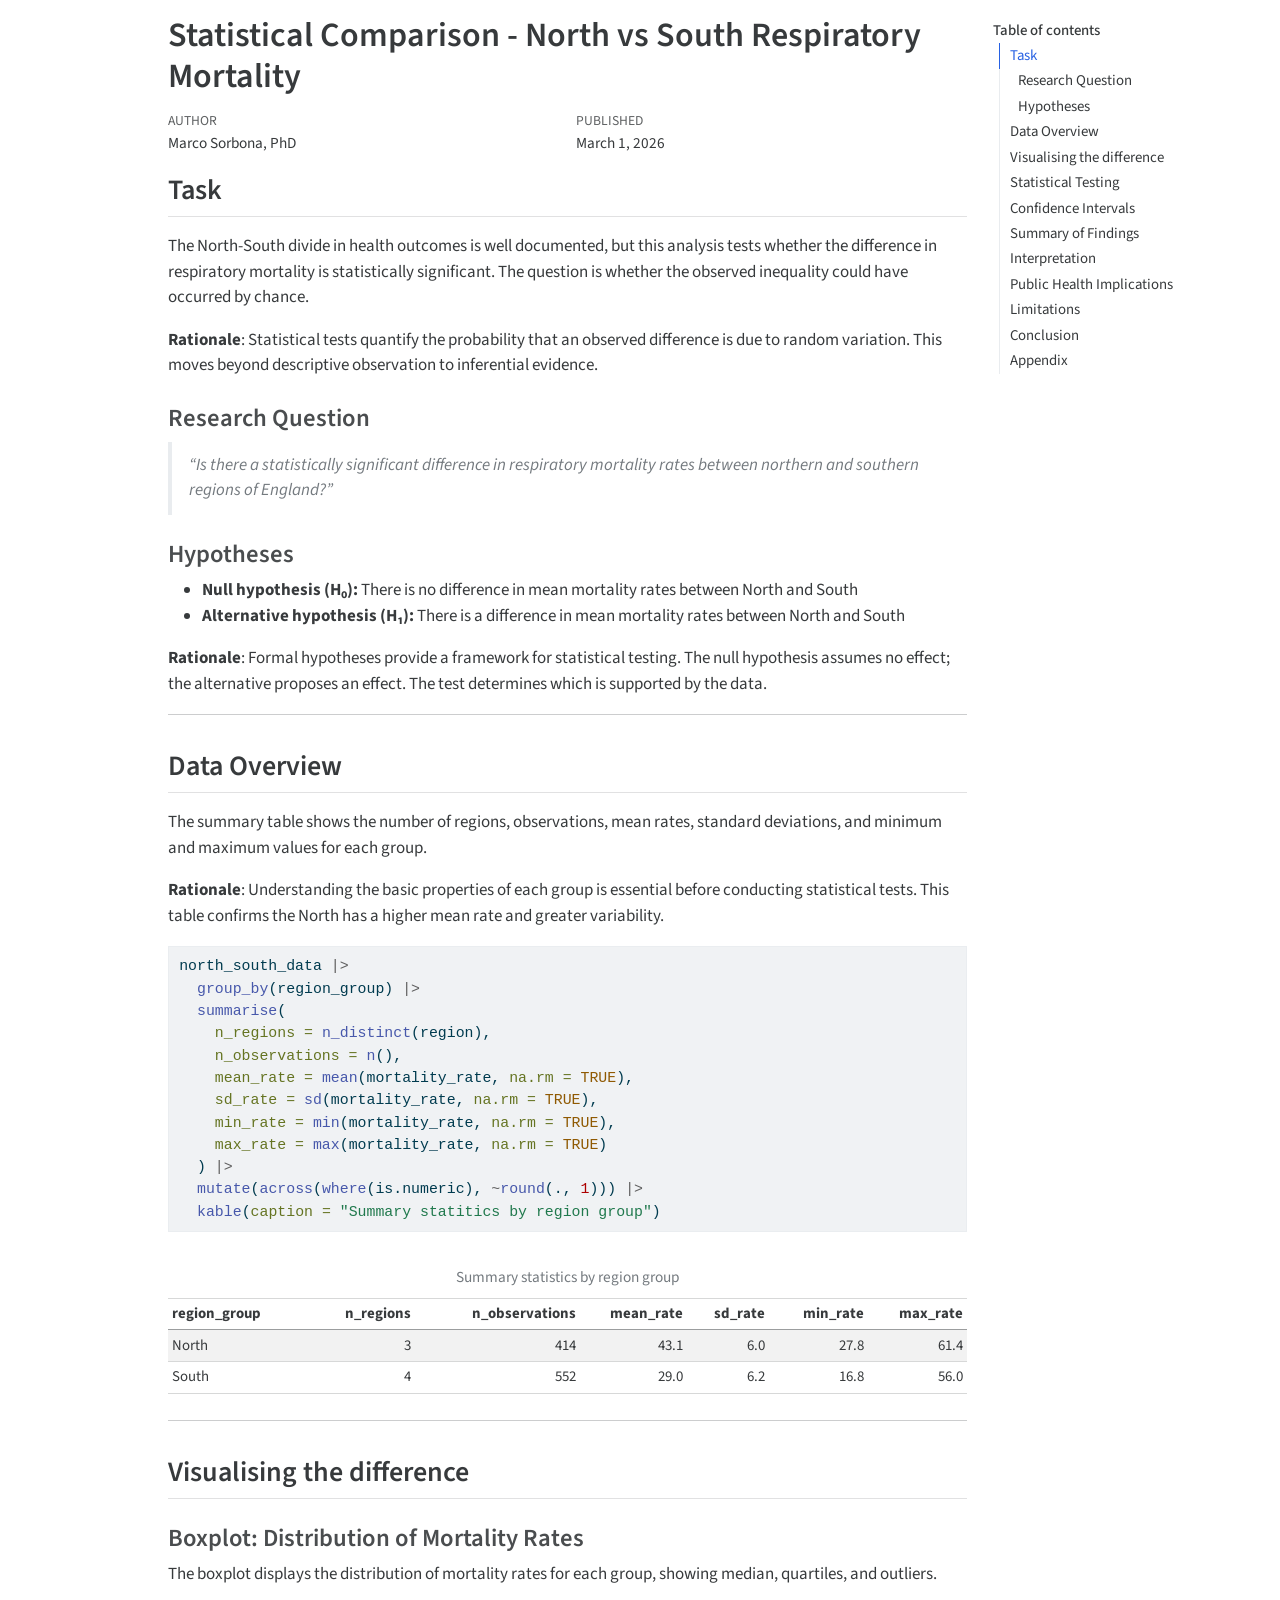
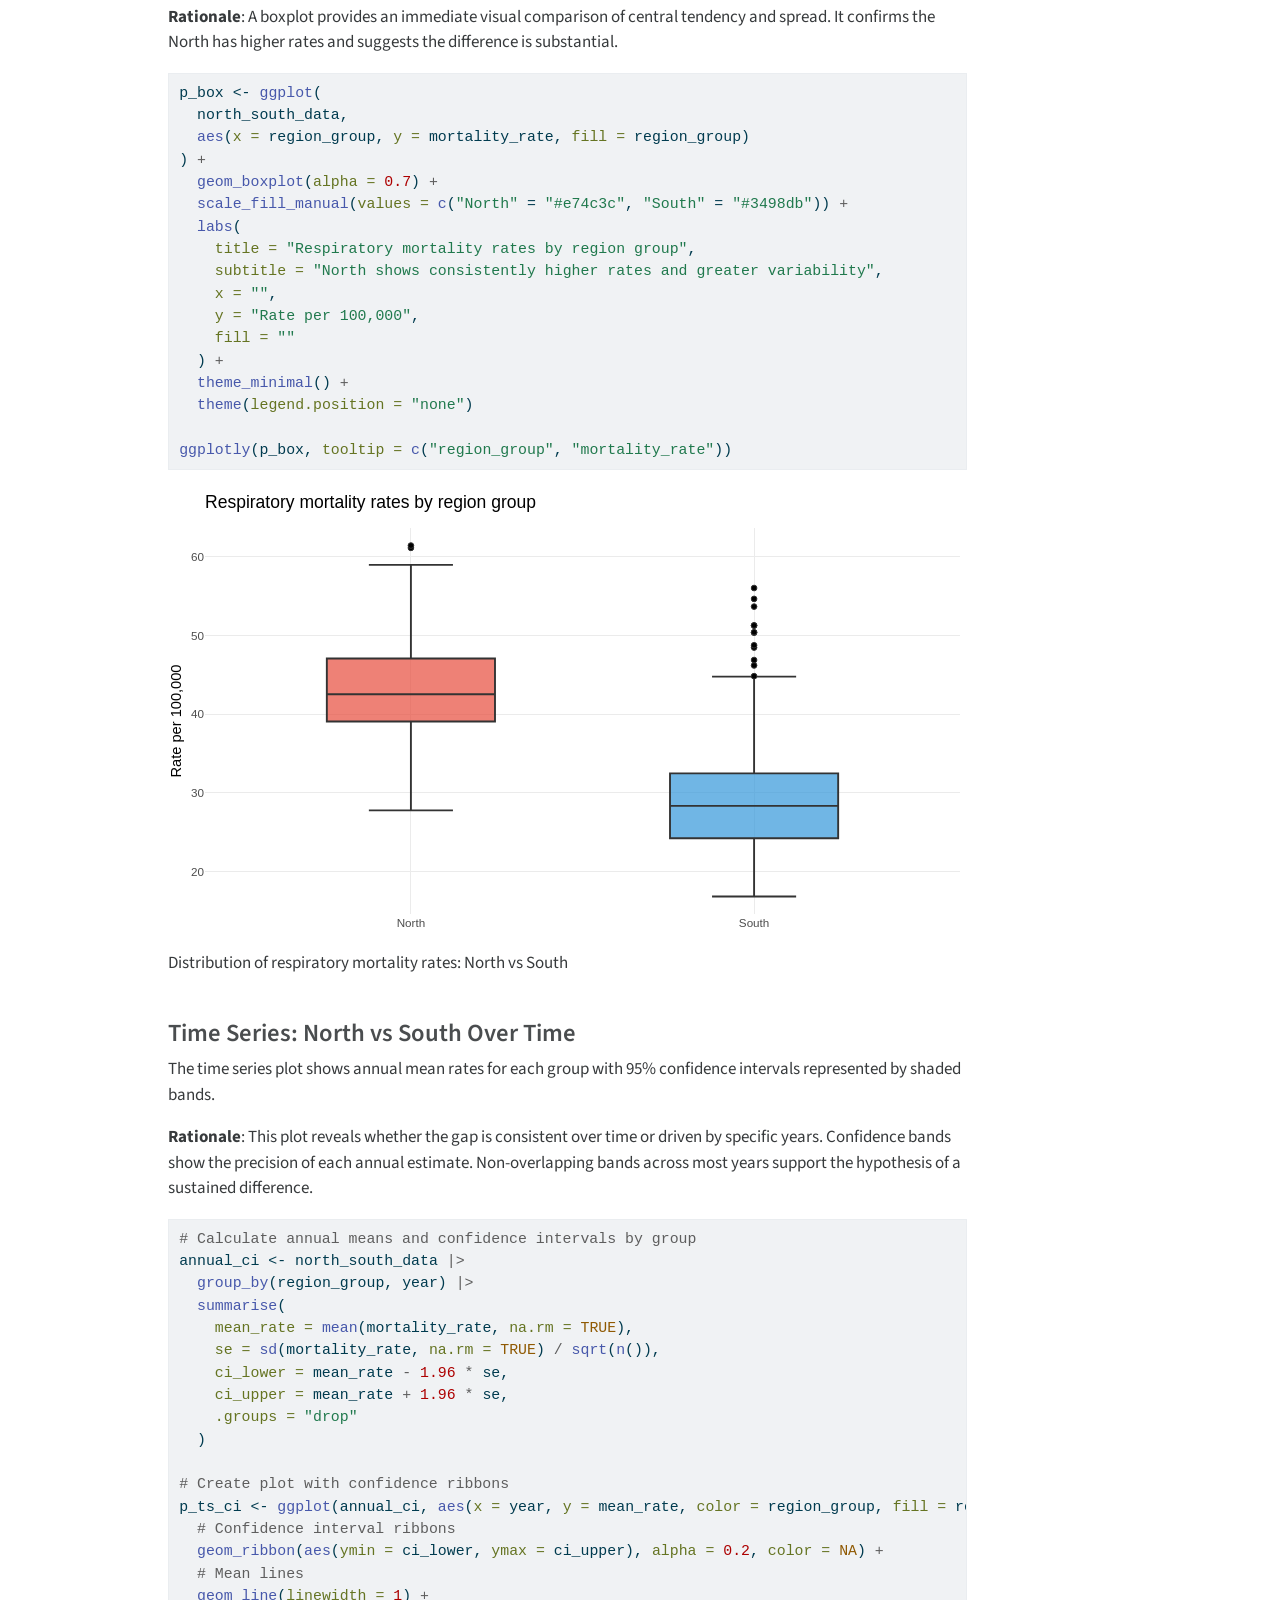
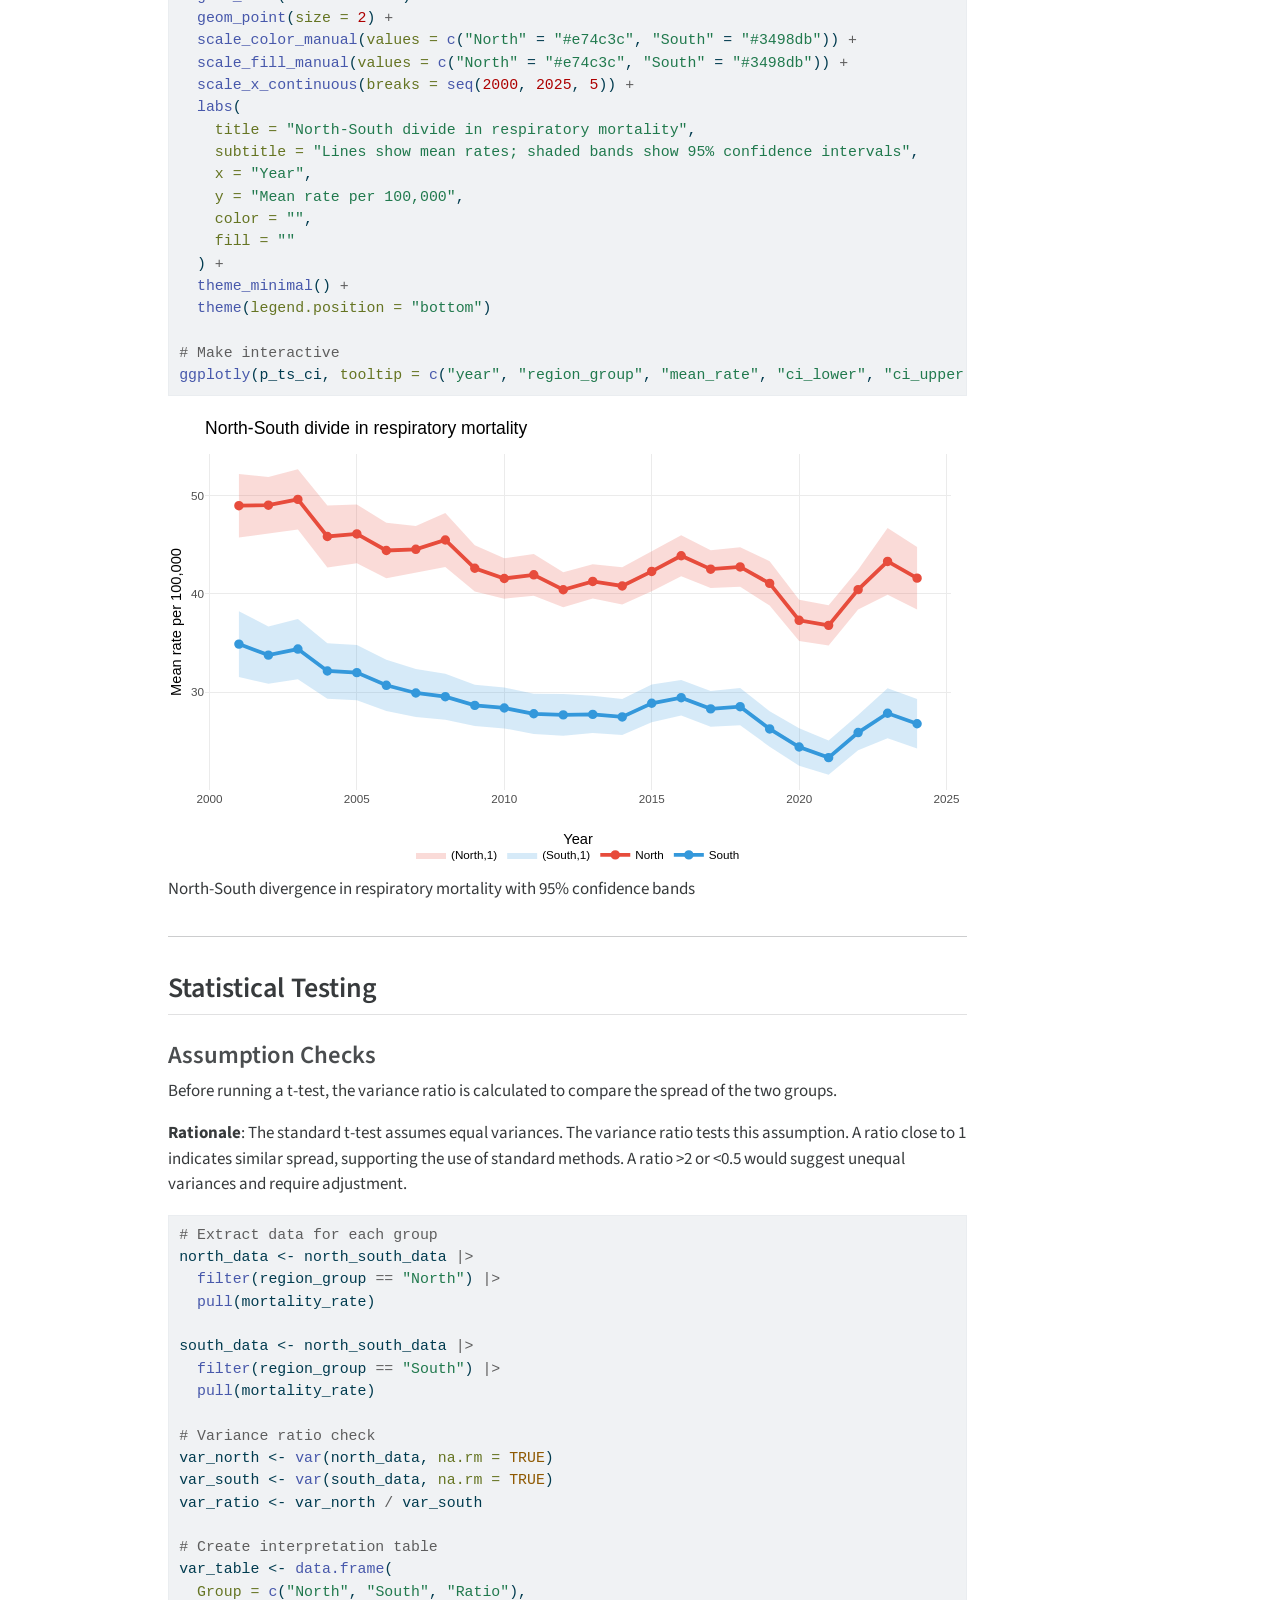
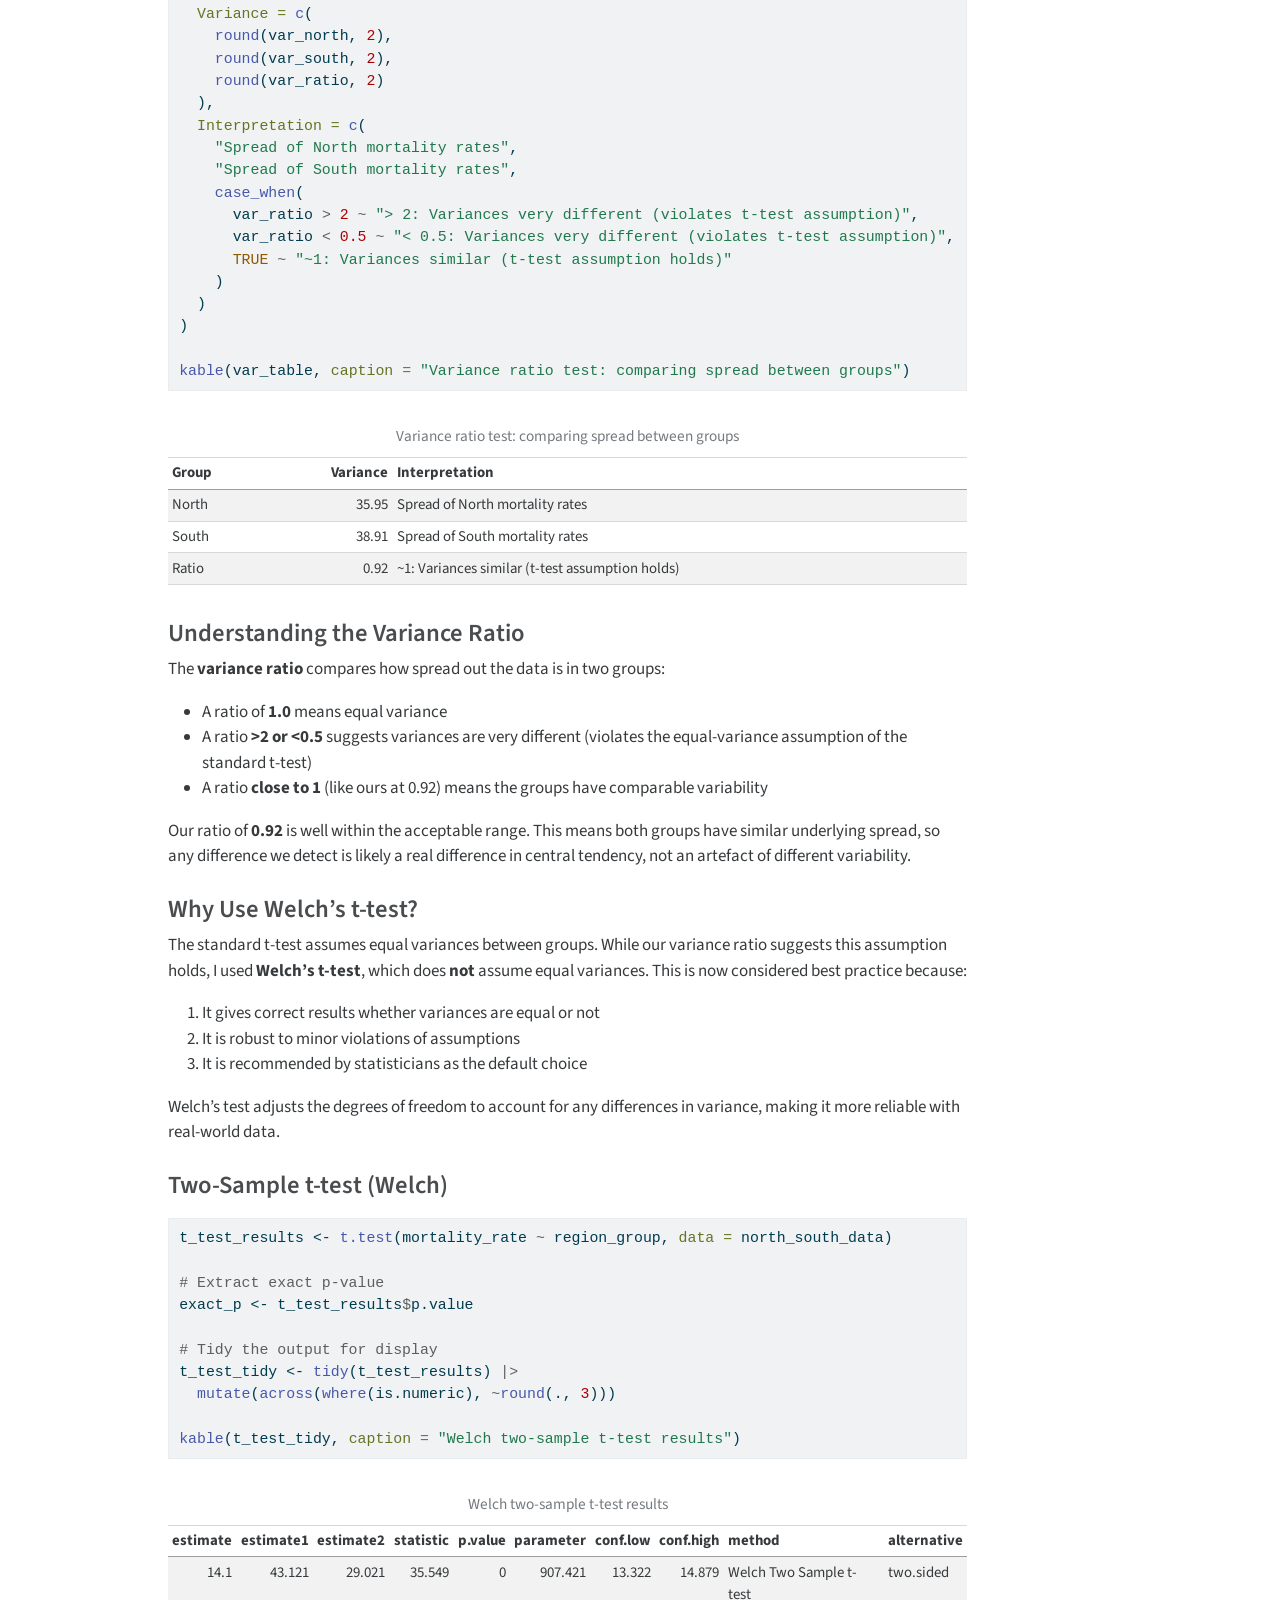
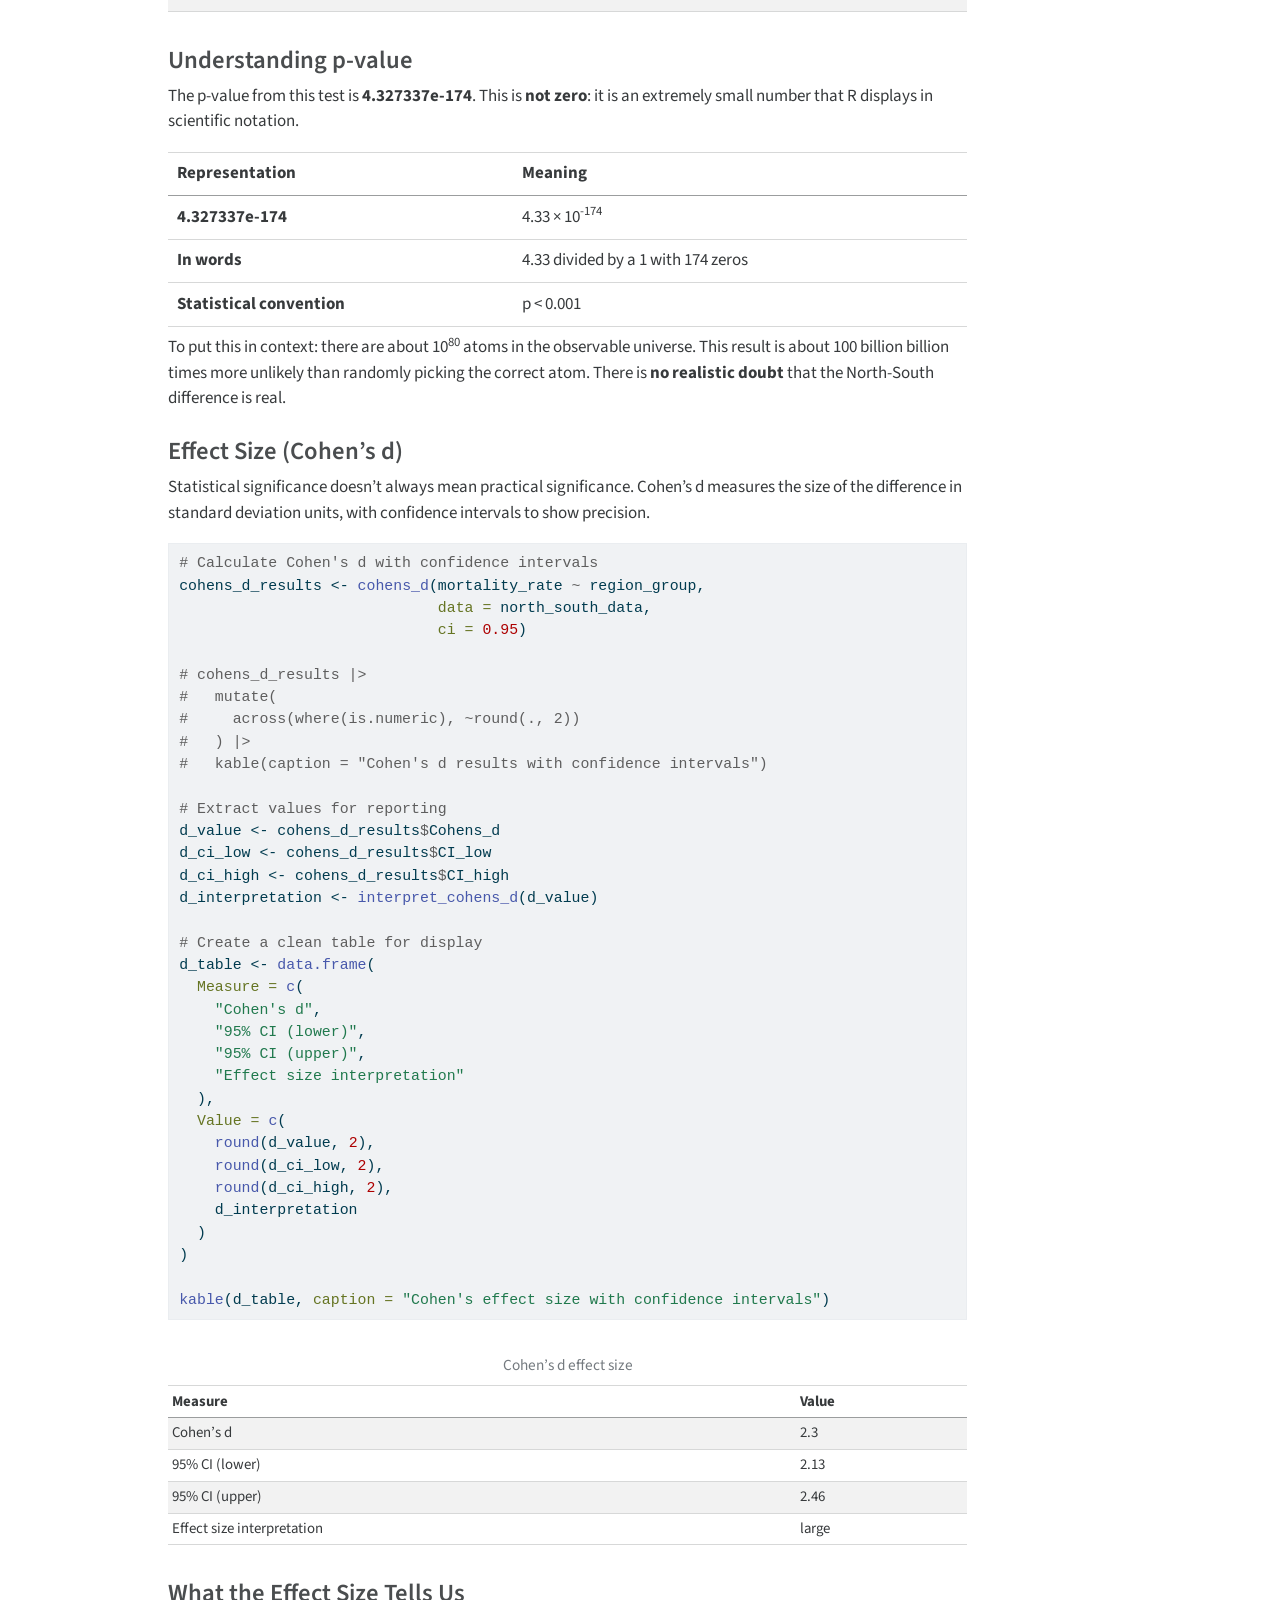
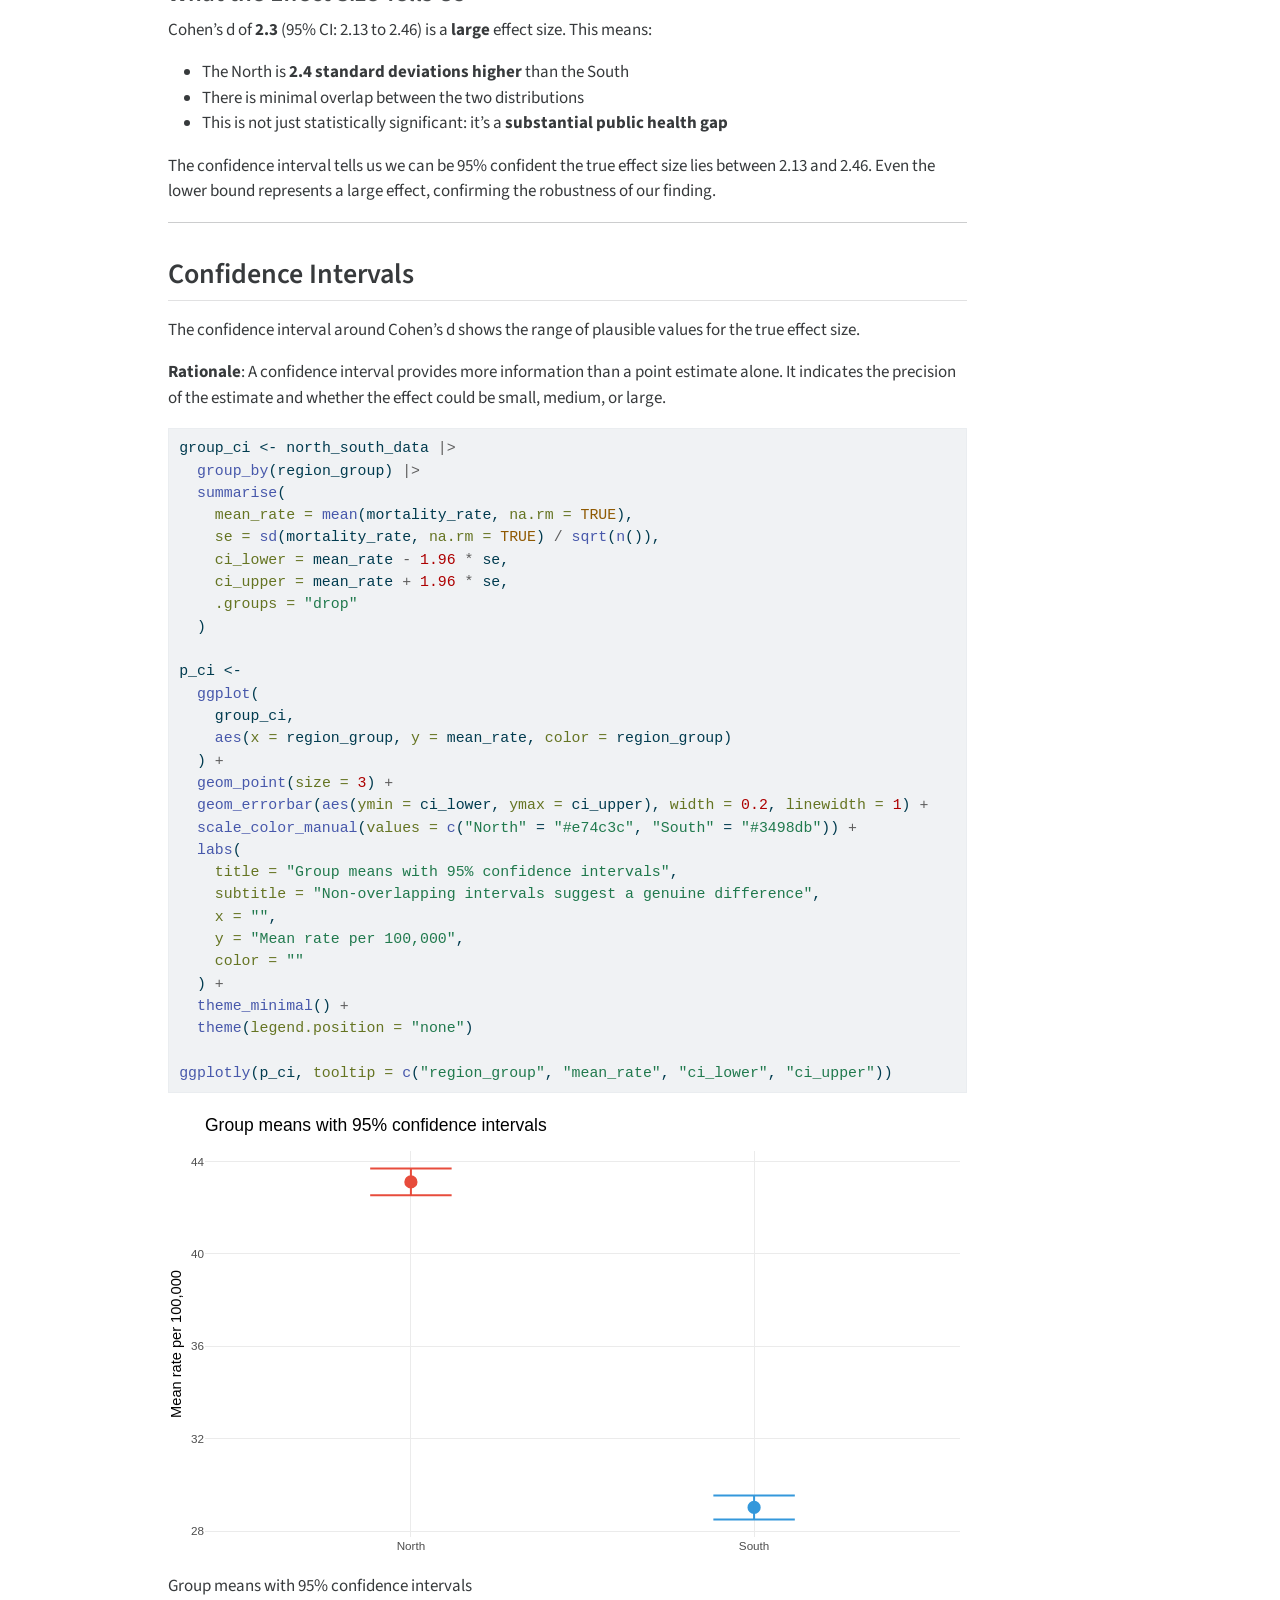
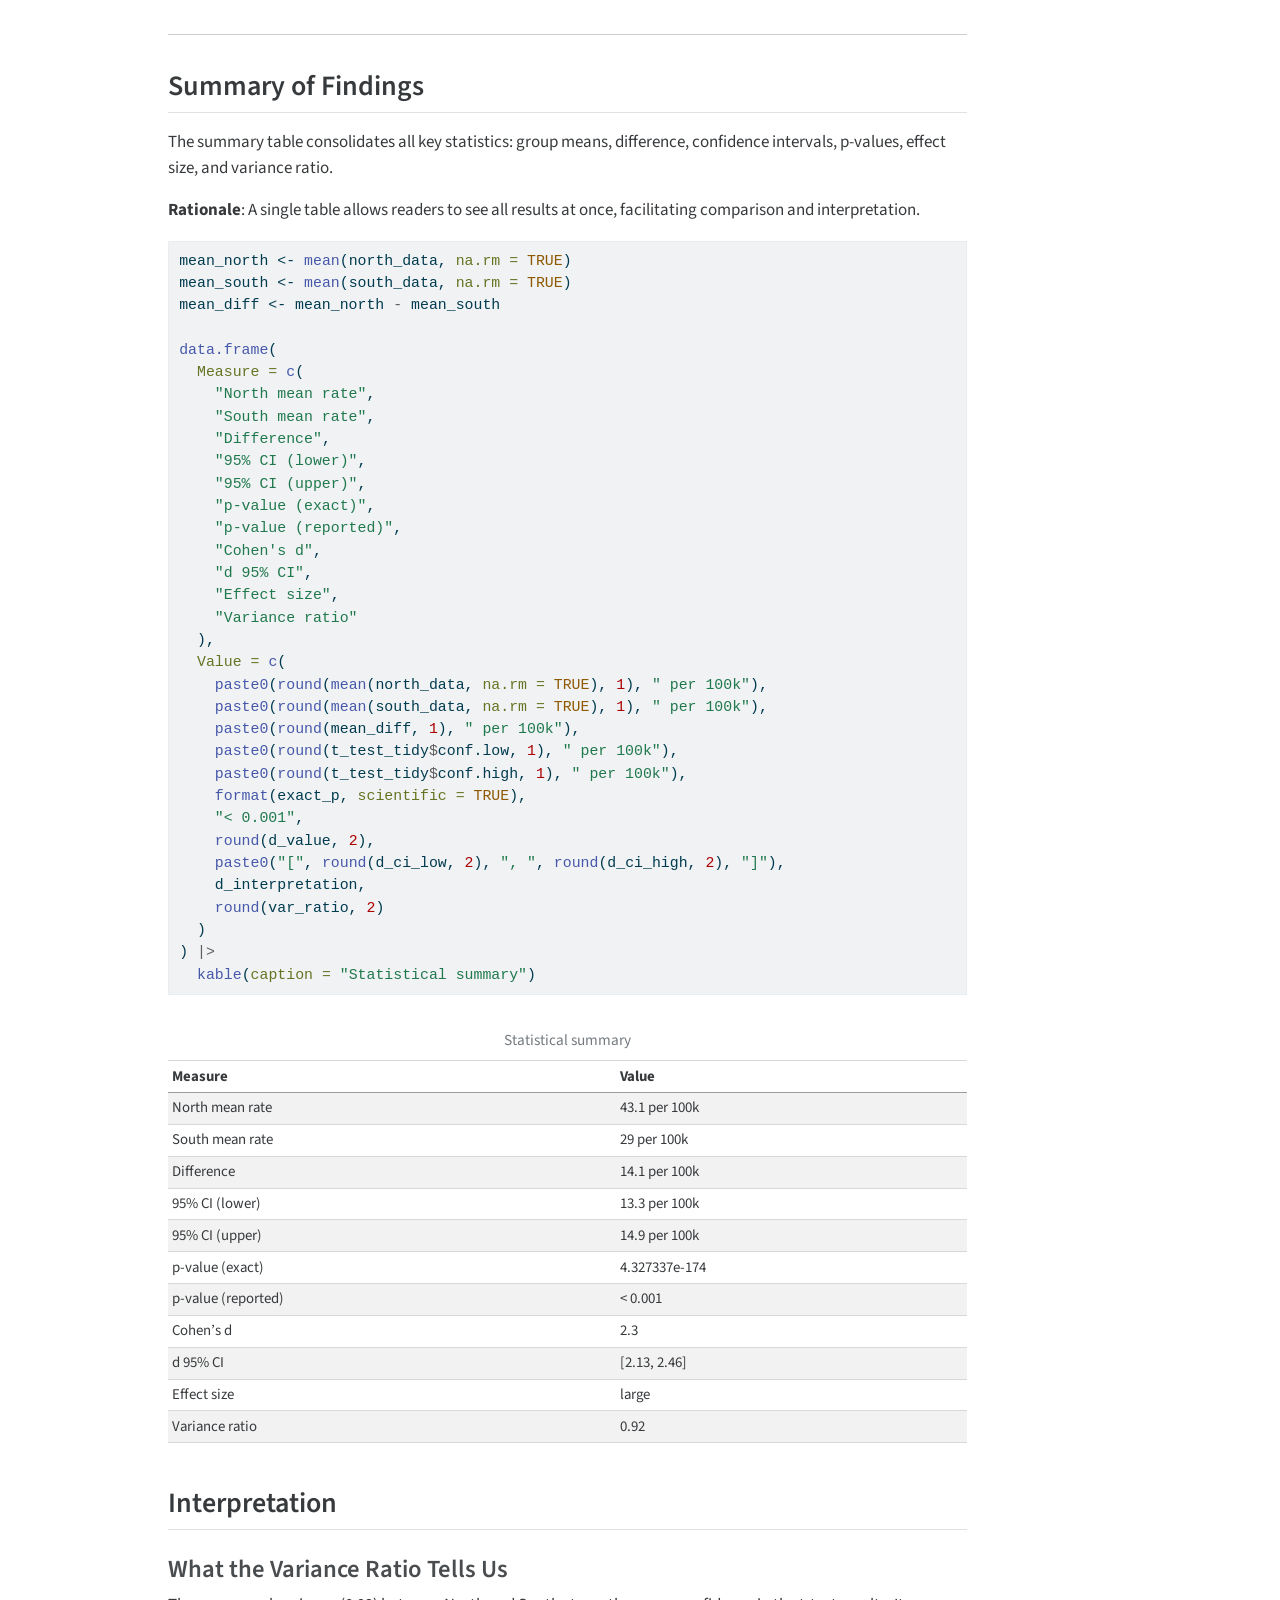
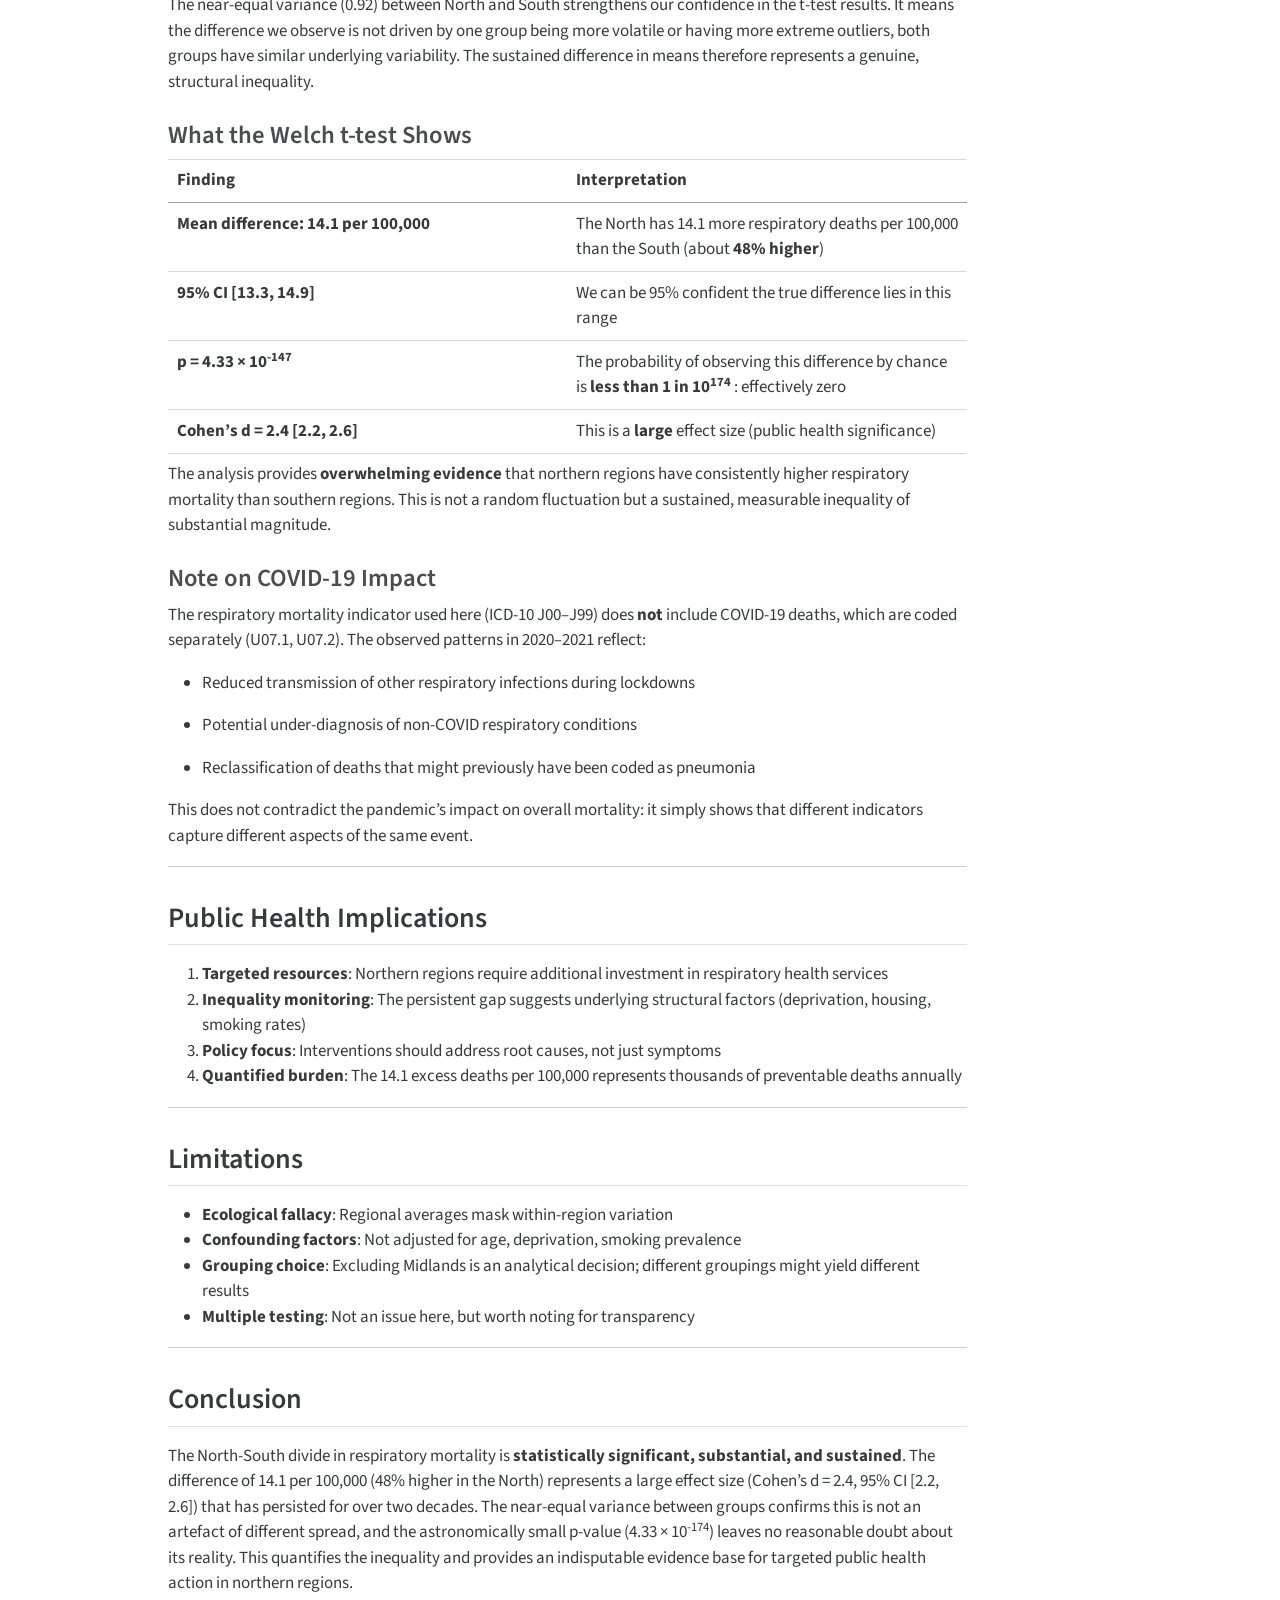
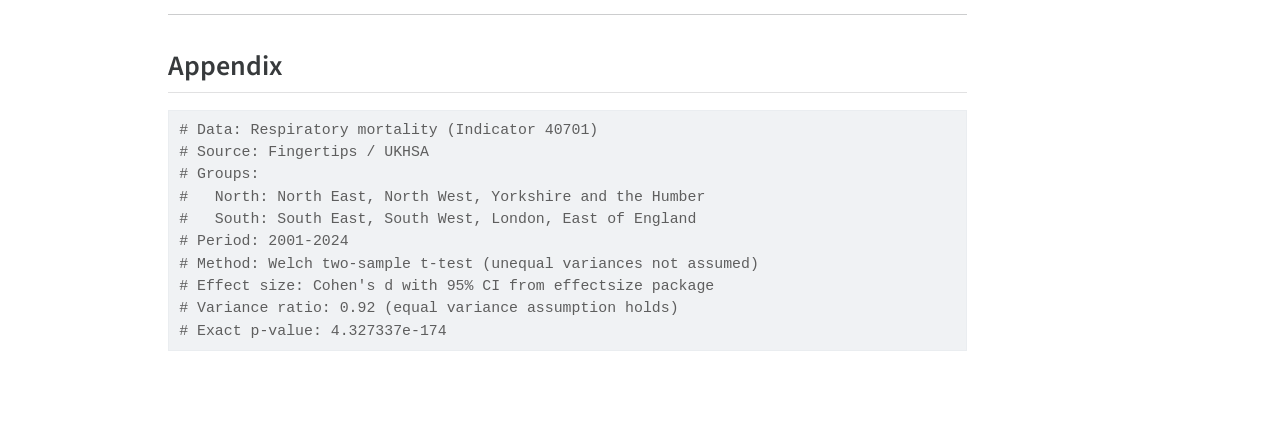
<file: 04_day4_statistical.html>
<!DOCTYPE html>
<html xmlns="http://www.w3.org/1999/xhtml" lang="en" xml:lang="en"><head>

<meta charset="utf-8">
<meta name="generator" content="quarto-1.8.25">

<meta name="viewport" content="width=device-width, initial-scale=1.0, user-scalable=yes">

<meta name="author" content="Marco Sorbona, PhD">
<meta name="dcterms.date" content="2026-03-01">

<title>Statistical Comparison - North vs South Respiratory Mortality</title>
<style>
code{white-space: pre-wrap;}
span.smallcaps{font-variant: small-caps;}
div.columns{display: flex; gap: min(4vw, 1.5em);}
div.column{flex: auto; overflow-x: auto;}
div.hanging-indent{margin-left: 1.5em; text-indent: -1.5em;}
ul.task-list{list-style: none;}
ul.task-list li input[type="checkbox"] {
  width: 0.8em;
  margin: 0 0.8em 0.2em -1em; /* quarto-specific, see https://github.com/quarto-dev/quarto-cli/issues/4556 */ 
  vertical-align: middle;
}
/* CSS for syntax highlighting */
html { -webkit-text-size-adjust: 100%; }
pre > code.sourceCode { white-space: pre; position: relative; }
pre > code.sourceCode > span { display: inline-block; line-height: 1.25; }
pre > code.sourceCode > span:empty { height: 1.2em; }
.sourceCode { overflow: visible; }
code.sourceCode > span { color: inherit; text-decoration: inherit; }
div.sourceCode { margin: 1em 0; }
pre.sourceCode { margin: 0; }
@media screen {
div.sourceCode { overflow: auto; }
}
@media print {
pre > code.sourceCode { white-space: pre-wrap; }
pre > code.sourceCode > span { text-indent: -5em; padding-left: 5em; }
}
pre.numberSource code
  { counter-reset: source-line 0; }
pre.numberSource code > span
  { position: relative; left: -4em; counter-increment: source-line; }
pre.numberSource code > span > a:first-child::before
  { content: counter(source-line);
    position: relative; left: -1em; text-align: right; vertical-align: baseline;
    border: none; display: inline-block;
    -webkit-touch-callout: none; -webkit-user-select: none;
    -khtml-user-select: none; -moz-user-select: none;
    -ms-user-select: none; user-select: none;
    padding: 0 4px; width: 4em;
  }
pre.numberSource { margin-left: 3em;  padding-left: 4px; }
div.sourceCode
  {   }
@media screen {
pre > code.sourceCode > span > a:first-child::before { text-decoration: underline; }
}
</style>


<script src="04_day4_statistical_files/libs/clipboard/clipboard.min.js"></script>
<script src="04_day4_statistical_files/libs/quarto-html/quarto.js" type="module"></script>
<script src="04_day4_statistical_files/libs/quarto-html/tabsets/tabsets.js" type="module"></script>
<script src="04_day4_statistical_files/libs/quarto-html/axe/axe-check.js" type="module"></script>
<script src="04_day4_statistical_files/libs/quarto-html/popper.min.js"></script>
<script src="04_day4_statistical_files/libs/quarto-html/tippy.umd.min.js"></script>
<script src="04_day4_statistical_files/libs/quarto-html/anchor.min.js"></script>
<link href="04_day4_statistical_files/libs/quarto-html/tippy.css" rel="stylesheet">
<link href="04_day4_statistical_files/libs/quarto-html/quarto-syntax-highlighting-7b89279ff1a6dce999919e0e67d4d9ec.css" rel="stylesheet" id="quarto-text-highlighting-styles">
<script src="04_day4_statistical_files/libs/bootstrap/bootstrap.min.js"></script>
<link href="04_day4_statistical_files/libs/bootstrap/bootstrap-icons.css" rel="stylesheet">
<link href="04_day4_statistical_files/libs/bootstrap/bootstrap-4d7f0bce1131f3e5f9547cd857cfbfc8.min.css" rel="stylesheet" append-hash="true" id="quarto-bootstrap" data-mode="light">
<link href="04_day4_statistical_files/libs/htmltools-fill-0.5.9/fill.css" rel="stylesheet">

<script src="04_day4_statistical_files/libs/htmlwidgets-1.6.4/htmlwidgets.js"></script>

<script src="04_day4_statistical_files/libs/plotly-binding-4.12.0/plotly.js"></script>

<script src="04_day4_statistical_files/libs/typedarray-0.1/typedarray.min.js"></script>

<script src="04_day4_statistical_files/libs/jquery-3.5.1/jquery.min.js"></script>

<link href="04_day4_statistical_files/libs/crosstalk-1.2.2/css/crosstalk.min.css" rel="stylesheet">

<script src="04_day4_statistical_files/libs/crosstalk-1.2.2/js/crosstalk.min.js"></script>

<link href="04_day4_statistical_files/libs/plotly-htmlwidgets-css-2.25.2/plotly-htmlwidgets.css" rel="stylesheet">

<script src="04_day4_statistical_files/libs/plotly-main-2.25.2/plotly-latest.min.js"></script>



</head>

<body class="quarto-light">

<div id="quarto-content" class="page-columns page-rows-contents page-layout-article">
<div id="quarto-margin-sidebar" class="sidebar margin-sidebar">
  <nav id="TOC" role="doc-toc" class="toc-active">
    <h2 id="toc-title">Table of contents</h2>
   
  <ul>
  <li><a href="#task" id="toc-task" class="nav-link active" data-scroll-target="#task">Task</a>
  <ul class="collapse">
  <li><a href="#research-question" id="toc-research-question" class="nav-link" data-scroll-target="#research-question">Research Question</a></li>
  <li><a href="#hypotheses" id="toc-hypotheses" class="nav-link" data-scroll-target="#hypotheses">Hypotheses</a></li>
  </ul></li>
  <li><a href="#data-overview" id="toc-data-overview" class="nav-link" data-scroll-target="#data-overview">Data Overview</a></li>
  <li><a href="#visualising-the-difference" id="toc-visualising-the-difference" class="nav-link" data-scroll-target="#visualising-the-difference">Visualising the difference</a>
  <ul class="collapse">
  <li><a href="#boxplot-distribution-of-mortality-rates" id="toc-boxplot-distribution-of-mortality-rates" class="nav-link" data-scroll-target="#boxplot-distribution-of-mortality-rates">Boxplot: Distribution of Mortality Rates</a></li>
  <li><a href="#time-series-north-vs-south-over-time" id="toc-time-series-north-vs-south-over-time" class="nav-link" data-scroll-target="#time-series-north-vs-south-over-time">Time Series: North vs South Over Time</a></li>
  </ul></li>
  <li><a href="#statistical-testing" id="toc-statistical-testing" class="nav-link" data-scroll-target="#statistical-testing">Statistical Testing</a>
  <ul class="collapse">
  <li><a href="#assumption-checks" id="toc-assumption-checks" class="nav-link" data-scroll-target="#assumption-checks">Assumption Checks</a></li>
  <li><a href="#understanding-the-variance-ratio" id="toc-understanding-the-variance-ratio" class="nav-link" data-scroll-target="#understanding-the-variance-ratio">Understanding the Variance Ratio</a></li>
  <li><a href="#why-use-welchs-ttest" id="toc-why-use-welchs-ttest" class="nav-link" data-scroll-target="#why-use-welchs-ttest">Why Use Welch’s t‑test?</a></li>
  <li><a href="#twosample-ttest-welch" id="toc-twosample-ttest-welch" class="nav-link" data-scroll-target="#twosample-ttest-welch">Two‑Sample t‑test (Welch)</a></li>
  <li><a href="#understanding-p-value" id="toc-understanding-p-value" class="nav-link" data-scroll-target="#understanding-p-value">Understanding p-value</a></li>
  <li><a href="#effect-size-cohens-d" id="toc-effect-size-cohens-d" class="nav-link" data-scroll-target="#effect-size-cohens-d">Effect Size (Cohen’s d)</a></li>
  <li><a href="#what-the-effect-size-tells-us" id="toc-what-the-effect-size-tells-us" class="nav-link" data-scroll-target="#what-the-effect-size-tells-us">What the Effect Size Tells Us</a></li>
  </ul></li>
  <li><a href="#confidence-intervals" id="toc-confidence-intervals" class="nav-link" data-scroll-target="#confidence-intervals">Confidence Intervals</a></li>
  <li><a href="#summary-of-findings" id="toc-summary-of-findings" class="nav-link" data-scroll-target="#summary-of-findings">Summary of Findings</a></li>
  <li><a href="#interpretation" id="toc-interpretation" class="nav-link" data-scroll-target="#interpretation">Interpretation</a>
  <ul class="collapse">
  <li><a href="#what-the-variance-ratio-tells-us" id="toc-what-the-variance-ratio-tells-us" class="nav-link" data-scroll-target="#what-the-variance-ratio-tells-us">What the Variance Ratio Tells Us</a></li>
  <li><a href="#what-the-welch-ttest-shows" id="toc-what-the-welch-ttest-shows" class="nav-link" data-scroll-target="#what-the-welch-ttest-shows">What the Welch t‑test Shows</a></li>
  <li><a href="#note-on-covid19-impact" id="toc-note-on-covid19-impact" class="nav-link" data-scroll-target="#note-on-covid19-impact">Note on COVID‑19 Impact</a></li>
  </ul></li>
  <li><a href="#public-health-implications" id="toc-public-health-implications" class="nav-link" data-scroll-target="#public-health-implications">Public Health Implications</a></li>
  <li><a href="#limitations" id="toc-limitations" class="nav-link" data-scroll-target="#limitations">Limitations</a></li>
  <li><a href="#conclusion" id="toc-conclusion" class="nav-link" data-scroll-target="#conclusion">Conclusion</a></li>
  <li><a href="#appendix" id="toc-appendix" class="nav-link" data-scroll-target="#appendix">Appendix</a></li>
  </ul>
</nav>
</div>
<main class="content" id="quarto-document-content">

<header id="title-block-header" class="quarto-title-block default">
<div class="quarto-title">
<h1 class="title">Statistical Comparison - North vs South Respiratory Mortality</h1>
</div>



<div class="quarto-title-meta">

    <div>
    <div class="quarto-title-meta-heading">Author</div>
    <div class="quarto-title-meta-contents">
             <p>Marco Sorbona, PhD </p>
          </div>
  </div>
    
    <div>
    <div class="quarto-title-meta-heading">Published</div>
    <div class="quarto-title-meta-contents">
      <p class="date">March 1, 2026</p>
    </div>
  </div>
  
    
  </div>
  


</header>


<section id="task" class="level2">
<h2 class="anchored" data-anchor-id="task">Task</h2>
<p>The North‑South divide in health outcomes is well documented, but this analysis tests whether the difference in respiratory mortality is statistically significant. The question is whether the observed inequality could have occurred by chance.</p>
<p><strong>Rationale</strong>: Statistical tests quantify the probability that an observed difference is due to random variation. This moves beyond descriptive observation to inferential evidence.</p>
<section id="research-question" class="level3">
<h3 class="anchored" data-anchor-id="research-question">Research Question</h3>
<blockquote class="blockquote">
<p><em>“Is there a statistically significant difference in respiratory mortality rates between northern and southern regions of England?”</em></p>
</blockquote>
</section>
<section id="hypotheses" class="level3">
<h3 class="anchored" data-anchor-id="hypotheses">Hypotheses</h3>
<ul>
<li><strong>Null hypothesis (H₀):</strong> There is no difference in mean mortality rates between North and South</li>
<li><strong>Alternative hypothesis (H₁):</strong> There is a difference in mean mortality rates between North and South</li>
</ul>
<p><strong>Rationale</strong>: Formal hypotheses provide a framework for statistical testing. The null hypothesis assumes no effect; the alternative proposes an effect. The test determines which is supported by the data.</p>
<hr>
</section>
</section>
<section id="data-overview" class="level2">
<h2 class="anchored" data-anchor-id="data-overview">Data Overview</h2>
<p>The summary table shows the number of regions, observations, mean rates, standard deviations, and minimum and maximum values for each group.</p>
<p><strong>Rationale</strong>: Understanding the basic properties of each group is essential before conducting statistical tests. This table confirms the North has a higher mean rate and greater variability.</p>
<div class="cell" data-tbl-cap="Summary statistics by region group">
<div class="code-copy-outer-scaffold"><div class="sourceCode cell-code" id="cb1"><pre class="sourceCode r code-with-copy"><code class="sourceCode r"><span id="cb1-1"><a href="#cb1-1" aria-hidden="true" tabindex="-1"></a>north_south_data <span class="sc">|&gt;</span> </span>
<span id="cb1-2"><a href="#cb1-2" aria-hidden="true" tabindex="-1"></a>  <span class="fu">group_by</span>(region_group) <span class="sc">|&gt;</span> </span>
<span id="cb1-3"><a href="#cb1-3" aria-hidden="true" tabindex="-1"></a>  <span class="fu">summarise</span>(</span>
<span id="cb1-4"><a href="#cb1-4" aria-hidden="true" tabindex="-1"></a>    <span class="at">n_regions =</span> <span class="fu">n_distinct</span>(region),</span>
<span id="cb1-5"><a href="#cb1-5" aria-hidden="true" tabindex="-1"></a>    <span class="at">n_observations =</span> <span class="fu">n</span>(),</span>
<span id="cb1-6"><a href="#cb1-6" aria-hidden="true" tabindex="-1"></a>    <span class="at">mean_rate =</span> <span class="fu">mean</span>(mortality_rate, <span class="at">na.rm =</span> <span class="cn">TRUE</span>),</span>
<span id="cb1-7"><a href="#cb1-7" aria-hidden="true" tabindex="-1"></a>    <span class="at">sd_rate =</span> <span class="fu">sd</span>(mortality_rate, <span class="at">na.rm =</span> <span class="cn">TRUE</span>),</span>
<span id="cb1-8"><a href="#cb1-8" aria-hidden="true" tabindex="-1"></a>    <span class="at">min_rate =</span> <span class="fu">min</span>(mortality_rate, <span class="at">na.rm =</span> <span class="cn">TRUE</span>),</span>
<span id="cb1-9"><a href="#cb1-9" aria-hidden="true" tabindex="-1"></a>    <span class="at">max_rate =</span> <span class="fu">max</span>(mortality_rate, <span class="at">na.rm =</span> <span class="cn">TRUE</span>)</span>
<span id="cb1-10"><a href="#cb1-10" aria-hidden="true" tabindex="-1"></a>  ) <span class="sc">|&gt;</span> </span>
<span id="cb1-11"><a href="#cb1-11" aria-hidden="true" tabindex="-1"></a>  <span class="fu">mutate</span>(<span class="fu">across</span>(<span class="fu">where</span>(is.numeric), <span class="sc">~</span><span class="fu">round</span>(., <span class="dv">1</span>))) <span class="sc">|&gt;</span> </span>
<span id="cb1-12"><a href="#cb1-12" aria-hidden="true" tabindex="-1"></a>  <span class="fu">kable</span>(<span class="at">caption =</span> <span class="st">"Summary statitics by region group"</span>)</span></code></pre></div><button title="Copy to Clipboard" class="code-copy-button"><i class="bi"></i></button></div>
<div class="cell-output-display">
<table class="caption-top table table-sm table-striped small">
<caption>Summary statistics by region group</caption>
<colgroup>
<col style="width: 17%">
<col style="width: 13%">
<col style="width: 20%">
<col style="width: 13%">
<col style="width: 10%">
<col style="width: 12%">
<col style="width: 12%">
</colgroup>
<thead>
<tr class="header">
<th style="text-align: left;">region_group</th>
<th style="text-align: right;">n_regions</th>
<th style="text-align: right;">n_observations</th>
<th style="text-align: right;">mean_rate</th>
<th style="text-align: right;">sd_rate</th>
<th style="text-align: right;">min_rate</th>
<th style="text-align: right;">max_rate</th>
</tr>
</thead>
<tbody>
<tr class="odd">
<td style="text-align: left;">North</td>
<td style="text-align: right;">3</td>
<td style="text-align: right;">414</td>
<td style="text-align: right;">43.1</td>
<td style="text-align: right;">6.0</td>
<td style="text-align: right;">27.8</td>
<td style="text-align: right;">61.4</td>
</tr>
<tr class="even">
<td style="text-align: left;">South</td>
<td style="text-align: right;">4</td>
<td style="text-align: right;">552</td>
<td style="text-align: right;">29.0</td>
<td style="text-align: right;">6.2</td>
<td style="text-align: right;">16.8</td>
<td style="text-align: right;">56.0</td>
</tr>
</tbody>
</table>
</div>
</div>
<hr>
</section>
<section id="visualising-the-difference" class="level2">
<h2 class="anchored" data-anchor-id="visualising-the-difference">Visualising the difference</h2>
<section id="boxplot-distribution-of-mortality-rates" class="level3">
<h3 class="anchored" data-anchor-id="boxplot-distribution-of-mortality-rates">Boxplot: Distribution of Mortality Rates</h3>
<p>The boxplot displays the distribution of mortality rates for each group, showing median, quartiles, and outliers.</p>
<p><strong>Rationale</strong>: A boxplot provides an immediate visual comparison of central tendency and spread. It confirms the North has higher rates and suggests the difference is substantial.</p>
<div class="cell">
<div class="code-copy-outer-scaffold"><div class="sourceCode cell-code" id="cb2"><pre class="sourceCode r code-with-copy"><code class="sourceCode r"><span id="cb2-1"><a href="#cb2-1" aria-hidden="true" tabindex="-1"></a>p_box <span class="ot">&lt;-</span> <span class="fu">ggplot</span>(</span>
<span id="cb2-2"><a href="#cb2-2" aria-hidden="true" tabindex="-1"></a>  north_south_data,</span>
<span id="cb2-3"><a href="#cb2-3" aria-hidden="true" tabindex="-1"></a>  <span class="fu">aes</span>(<span class="at">x =</span> region_group, <span class="at">y =</span> mortality_rate, <span class="at">fill =</span> region_group)</span>
<span id="cb2-4"><a href="#cb2-4" aria-hidden="true" tabindex="-1"></a>) <span class="sc">+</span></span>
<span id="cb2-5"><a href="#cb2-5" aria-hidden="true" tabindex="-1"></a>  <span class="fu">geom_boxplot</span>(<span class="at">alpha =</span> <span class="fl">0.7</span>) <span class="sc">+</span></span>
<span id="cb2-6"><a href="#cb2-6" aria-hidden="true" tabindex="-1"></a>  <span class="fu">scale_fill_manual</span>(<span class="at">values =</span> <span class="fu">c</span>(<span class="st">"North"</span> <span class="ot">=</span> <span class="st">"#e74c3c"</span>, <span class="st">"South"</span> <span class="ot">=</span> <span class="st">"#3498db"</span>)) <span class="sc">+</span></span>
<span id="cb2-7"><a href="#cb2-7" aria-hidden="true" tabindex="-1"></a>  <span class="fu">labs</span>(</span>
<span id="cb2-8"><a href="#cb2-8" aria-hidden="true" tabindex="-1"></a>    <span class="at">title =</span> <span class="st">"Respiratory mortality rates by region group"</span>,</span>
<span id="cb2-9"><a href="#cb2-9" aria-hidden="true" tabindex="-1"></a>    <span class="at">subtitle =</span> <span class="st">"North shows consistently higher rates and greater variability"</span>,</span>
<span id="cb2-10"><a href="#cb2-10" aria-hidden="true" tabindex="-1"></a>    <span class="at">x =</span> <span class="st">""</span>,</span>
<span id="cb2-11"><a href="#cb2-11" aria-hidden="true" tabindex="-1"></a>    <span class="at">y =</span> <span class="st">"Rate per 100,000"</span>,</span>
<span id="cb2-12"><a href="#cb2-12" aria-hidden="true" tabindex="-1"></a>    <span class="at">fill =</span> <span class="st">""</span></span>
<span id="cb2-13"><a href="#cb2-13" aria-hidden="true" tabindex="-1"></a>  ) <span class="sc">+</span></span>
<span id="cb2-14"><a href="#cb2-14" aria-hidden="true" tabindex="-1"></a>  <span class="fu">theme_minimal</span>() <span class="sc">+</span></span>
<span id="cb2-15"><a href="#cb2-15" aria-hidden="true" tabindex="-1"></a>  <span class="fu">theme</span>(<span class="at">legend.position =</span> <span class="st">"none"</span>)</span>
<span id="cb2-16"><a href="#cb2-16" aria-hidden="true" tabindex="-1"></a></span>
<span id="cb2-17"><a href="#cb2-17" aria-hidden="true" tabindex="-1"></a><span class="fu">ggplotly</span>(p_box, <span class="at">tooltip =</span> <span class="fu">c</span>(<span class="st">"region_group"</span>, <span class="st">"mortality_rate"</span>))</span></code></pre></div><button title="Copy to Clipboard" class="code-copy-button"><i class="bi"></i></button></div>
<div class="cell-output-display">
<div class="plotly html-widget html-fill-item" id="htmlwidget-b4e8dbeeeb8169d8ad39" style="width:100%;height:464px;"></div>
<script type="application/json" data-for="htmlwidget-b4e8dbeeeb8169d8ad39">{"x":{"data":[{"x":[1,1,1,1,1,1,1,1,1,1,1,1,1,1,1,1,1,1,1,1,1,1,1,1,1,1,1,1,1,1,1,1,1,1,1,1,1,1,1,1,1,1,1,1,1,1,1,1,1,1,1,1,1,1,1,1,1,1,1,1,1,1,1,1,1,1,1,1,1,1,1,1,1,1,1,1,1,1,1,1,1,1,1,1,1,1,1,1,1,1,1,1,1,1,1,1,1,1,1,1,1,1,1,1,1,1,1,1,1,1,1,1,1,1,1,1,1,1,1,1,1,1,1,1,1,1,1,1,1,1,1,1,1,1,1,1,1,1,1,1,1,1,1,1,1,1,1,1,1,1,1,1,1,1,1,1,1,1,1,1,1,1,1,1,1,1,1,1,1,1,1,1,1,1,1,1,1,1,1,1,1,1,1,1,1,1,1,1,1,1,1,1,1,1,1,1,1,1,1,1,1,1,1,1,1,1,1,1,1,1,1,1,1,1,1,1,1,1,1,1,1,1,1,1,1,1,1,1,1,1,1,1,1,1,1,1,1,1,1,1,1,1,1,1,1,1,1,1,1,1,1,1,1,1,1,1,1,1,1,1,1,1,1,1,1,1,1,1,1,1,1,1,1,1,1,1,1,1,1,1,1,1,1,1,1,1,1,1,1,1,1,1,1,1,1,1,1,1,1,1,1,1,1,1,1,1,1,1,1,1,1,1,1,1,1,1,1,1,1,1,1,1,1,1,1,1,1,1,1,1,1,1,1,1,1,1,1,1,1,1,1,1,1,1,1,1,1,1,1,1,1,1,1,1,1,1,1,1,1,1,1,1,1,1,1,1,1,1,1,1,1,1,1,1,1,1,1,1,1,1,1,1,1,1,1,1,1,1,1,1,1,1,1,1,1,1,1,1,1,1,1,1,1,1,1,1,1,1,1,1,1,1,1,1],"y":[58.973689999999998,57.784500000000001,52.297260000000001,40.65278,42.529449999999997,50.277569999999997,53.658160000000002,46.259700000000002,44.47813,38.441960000000002,44.037019999999998,47.63946,39.587910000000001,41.033769999999997,52.246420000000001,50.718029999999999,44.90455,38.771120000000003,39.822969999999998,44.675759999999997,47.122979999999998,57.683160000000001,57.277560000000001,51.774439999999998,41.325130000000001,43.613289999999999,48.400210000000001,52.342179999999999,44.899859999999997,43.839039999999997,37.970970000000001,45.806809999999999,49.070729999999998,38.767890000000001,41.30256,50.943449999999999,50.170459999999999,44.471060000000001,39.356009999999998,40.670319999999997,43.333820000000003,46.634340000000002,58.09196,57.061250000000001,50.566749999999999,42.470039999999997,44.753390000000003,46.55724,50.541539999999998,42.87764,42.833489999999998,37.793030000000002,47.272489999999998,49.353200000000001,36.641080000000002,39.74924,50.07835,49.578949999999999,43.827330000000003,40.195889999999999,41.008389999999999,41.360120000000002,44.968699999999998,54.827779999999997,54.892049999999998,48.789859999999997,43.61835,45.072609999999997,45.457380000000001,48.55189,41.041759999999996,39.965330000000002,34.968919999999997,47.114400000000003,50.615859999999998,37.918889999999998,39.126930000000002,47.5807,47.078040000000001,41.521940000000001,40.29457,40.620040000000003,41.532919999999997,43.698549999999997,51.966679999999997,54.661940000000001,47.675960000000003,43.607019999999999,45.497399999999999,45.67456,48.114960000000004,40.939660000000003,39.912520000000001,35.744979999999998,47.075369999999999,49.284019999999998,38.609610000000004,38.523800000000001,46.191040000000001,46.973599999999998,41.416110000000003,40.761240000000001,40.176259999999999,42.029359999999997,43.175960000000003,50.566220000000001,54.709409999999998,47.846490000000003,43.8401,44.626440000000002,42.813409999999998,47.128230000000002,41.713529999999999,40.91722,35.01153,46.165120000000002,48.230440000000002,38.611060000000002,38.194569999999999,45.938209999999998,47.54213,41.155439999999999,38.430590000000002,39.157400000000003,33.925919999999998,53.956270000000004,38.010550000000002,47.357999999999997,47.997329999999998,42.198740000000001,43.587409999999998,38.867690000000003,43.677430000000001,41.351469999999999,51.850790000000003,36.310519999999997,43.261090000000003,44.13449,40.550550000000001,48.579059999999998,34.563029999999998,58.584319999999998,41.938760000000002,36.652970000000003,36.026330000000002,30.66694,47.923819999999999,37.86195,47.284280000000003,47.498170000000002,39.873519999999999,39.982590000000002,35.499630000000003,35.420789999999997,41.980780000000003,52.635240000000003,35.218989999999998,40.883127650200798,43.420478595811304,38.444643717607903,41.334870000000002,35.184910000000002,57.577910000000003,41.119970000000002,34.874836812977797,35.833266077897299,29.507900671290599,43.510899999999999,38.498440000000002,40.15502,45.639980000000001,37.801686797428303,39.532510764559902,33.8749589657344,37.22316,43.512419999999999,48.398780000000002,35.17409,42.847573331724497,45.733642616035901,40.153251849565997,40.181710000000002,35.046370000000003,58.162410000000001,40.191740000000003,36.836660384329498,37.168852930015397,31.793342986009801,48.266219999999997,39.174930000000003,41.185890000000001,44.148629999999997,39.758038348383003,41.347993204739304,35.867202169776498,37.328009999999999,45.623080000000002,49.236490000000003,33.915460000000003,45.018023624170603,49.465888372909902,43.123513563174001,42.596240000000002,36.041080000000001,48.758839999999999,38.800490000000003,37.649755240031404,39.648477796666299,33.878111482675898,44.646540000000002,40.714129999999997,41.785130000000002,43.62668,41.213730201467499,44.437802368639097,38.389604816504701,39.327500000000001,45.780859999999997,45.09986,34.200519999999997,61.428930000000001,55.42942,51.546909999999997,41.90043,35.769860000000001,48.989699999999999,38.716180000000001,44.170310000000001,42.107930000000003,36.356110000000001,44.383290000000002,40.658659999999998,39.802619999999997,42.543239999999997,52.247869999999999,48.340600000000002,43.421410000000002,39.178980000000003,44.018050000000002,44.208370000000002,33.809280000000001,56.88449,56.739620000000002,53.337350000000001,41.716709999999999,43.485320000000002,39.108629999999998,56.226739999999999,50.214619999999996,43.442419999999998,38.39593,39.476390000000002,47.63984,41.514479999999999,43.404699999999998,35.535350000000001,49.684019999999997,45.36721,37.370809999999999,37.69735,34.180619999999998,49.594520000000003,42.599330000000002,61.130420000000001,51.9923,38.392389999999999,42.522239999999996,37.731760000000001,51.475909999999999,47.115679999999998,47.90343,40.49033,48.069629999999997,47.16357,39.073659999999997,39.702190000000002,36.092309999999998,54.115299999999998,45.872149999999998,39.746650000000002,42.618189999999998,34.578890000000001,45.393949999999997,41.405819999999999,54.004449999999999,49.981810000000003,43.779330000000002,44.828859999999999,36.793860000000002,49.442839999999997,45.236150000000002,40.160060000000001,35.047409999999999,49.659390000000002,52.34366,45.308,40.850749999999998,34.03154,46.72383,42.17192,40.916269999999997,41.637659999999997,36.748579999999997,44.994199999999999,39.387160000000002,56.08014,49.746569999999998,45.130789999999998,46.848309999999998,40.92315,50.745609999999999,44.651690000000002,40.407649999999997,37.869109999999999,44.301389999999998,48.568300000000001,45.98657,38.679560000000002,35.395380000000003,47.896360000000001,43.463450000000002,39.997889999999998,38.893700000000003,33.881169999999997,44.52693,39.822699999999998,54.60098,46.684649999999998,42.080739999999999,43.612850000000002,39.774700000000003,45.550179999999997,42.603290000000001,39.315669999999997,32.006369999999997,47.565069999999999,51.088160000000002,45.68721,37.827030000000001,32.354990000000001,46.614780000000003,38.966819999999998,39.947780000000002,41.402340000000002,37.558770000000003,41.59843,37.233490000000003,53.35436,46.670160000000003,43.678139999999999,46.139310000000002,41.53537,48.161520000000003,43.6004,40.037509999999997,37.370899999999999,49.365920000000003,48.28331,45.704070000000002,39.113430000000001,34.91413,46.44162,41.849559999999997,42.362960000000001,40.232430000000001,35.82929,32.02223,27.775400000000001,39.860549591384597,35.3686478037543,45.77375,44.168439999999997,40.66039,35.33043,31.448429999999998,45.939690722289399,40.521573082992496,41.632750000000001,45.342010000000002,40.697369999999999,46.1270828888483,39.3970747889975,49.953178123400299,44.054328819140899,33.070720000000001,35.903680000000001,28.46499,39.6262301329227,32.333694853912,39.476850365525898,33.979462337895001,37.22954,40.498959999999997,34.460209999999996,42.798817101806002,35.782306479425699,44.589457870102699,38.900632989536597,38.847470000000001,38.795839999999998,35.318280000000001,52.327354292170398,45.946410336768501,38.935309118033302,45.263454966737399,34.533119999999997,42.2510075890088,37.062404592077499,36.658250000000002,41.0286550902646,43.116200840924698,47.585497701552903,39.516326578031901,36.943711844058399],"hoverinfo":"y","type":"box","fillcolor":"rgba(231,76,60,0.7)","marker":{"opacity":null,"outliercolor":"rgba(0,0,0,1)","line":{"width":1.8897637795275593,"color":"rgba(0,0,0,1)"},"size":5.6692913385826778},"line":{"color":"rgba(51,51,51,1)","width":1.8897637795275593},"name":"North","legendgroup":"North","showlegend":true,"xaxis":"x","yaxis":"y","frame":null},{"x":[2,2,2,2,2,2,2,2,2,2,2,2,2,2,2,2,2,2,2,2,2,2,2,2,2,2,2,2,2,2,2,2,2,2,2,2,2,2,2,2,2,2,2,2,2,2,2,2,2,2,2,2,2,2,2,2,2,2,2,2,2,2,2,2,2,2,2,2,2,2,2,2,2,2,2,2,2,2,2,2,2,2,2,2,2,2,2,2,2,2,2,2,2,2,2,2,2,2,2,2,2,2,2,2,2,2,2,2,2,2,2,2,2,2,2,2,2,2,2,2,2,2,2,2,2,2,2,2,2,2,2,2,2,2,2,2,2,2,2,2,2,2,2,2,2,2,2,2,2,2,2,2,2,2,2,2,2,2,2,2,2,2,2,2,2,2,2,2,2,2,2,2,2,2,2,2,2,2,2,2,2,2,2,2,2,2,2,2,2,2,2,2,2,2,2,2,2,2,2,2,2,2,2,2,2,2,2,2,2,2,2,2,2,2,2,2,2,2,2,2,2,2,2,2,2,2,2,2,2,2,2,2,2,2,2,2,2,2,2,2,2,2,2,2,2,2,2,2,2,2,2,2,2,2,2,2,2,2,2,2,2,2,2,2,2,2,2,2,2,2,2,2,2,2,2,2,2,2,2,2,2,2,2,2,2,2,2,2,2,2,2,2,2,2,2,2,2,2,2,2,2,2,2,2,2,2,2,2,2,2,2,2,2,2,2,2,2,2,2,2,2,2,2,2,2,2,2,2,2,2,2,2,2,2,2,2,2,2,2,2,2,2,2,2,2,2,2,2,2,2,2,2,2,2,2,2,2,2,2,2,2,2,2,2,2,2,2,2,2,2,2,2,2,2,2,2,2,2,2,2,2,2,2,2,2,2,2,2,2,2,2,2,2,2,2,2,2,2,2,2,2,2,2,2,2,2,2,2,2,2,2,2,2,2,2,2,2,2,2,2,2,2,2,2,2,2,2,2,2,2,2,2,2,2,2,2,2,2,2,2,2,2,2,2,2,2,2,2,2,2,2,2,2,2,2,2,2,2,2,2,2,2,2,2,2,2,2,2,2,2,2,2,2,2,2,2,2,2,2,2,2,2,2,2,2,2,2,2,2,2,2,2,2,2,2,2,2,2,2,2,2,2,2,2,2,2,2,2,2,2,2,2,2,2,2,2,2,2,2,2,2,2,2,2,2,2,2,2,2,2,2,2,2,2,2,2,2,2,2,2,2,2,2,2,2,2,2,2,2,2,2,2],"y":[37.35192,31.903300000000002,29.807469999999999,26.093029999999999,24.81915,35.294089999999997,24.41752,38.941519999999997,36.773150000000001,36.816429999999997,31.44595,29.819199999999999,27.363759999999999,30.292369999999998,26.650950000000002,38.074060000000003,35.45411,36.262070000000001,33.952190000000002,31.890000000000001,26.182030000000001,32.441049999999997,26.36187,24.667619999999999,24.69989,23.85089,36.019930000000002,30.893650000000001,41.683019999999999,29.247499999999999,39.100380000000001,30.212009999999999,28.678149999999999,53.669649999999997,35.478360000000002,51.27975,34.62238,46.883330000000001,35.496699999999997,34.242229999999999,33.976480000000002,25.572430000000001,32.40784,24.414339999999999,28.691310000000001,23.819690000000001,22.900369999999999,43.264980000000001,30.31428,41.34149,29.32591,37.340479999999999,29.403970000000001,28.348549999999999,51.259680000000003,34.924439999999997,48.46799,33.136240000000001,44.834760000000003,34.979880000000001,33.526620000000001,33.129489999999997,24.01268,30.637170000000001,24.341729999999998,27.97025,23.056000000000001,21.82873,36.975769999999997,21.48498,24.489370000000001,28.586770000000001,35.98368,28.75901,27.459669999999999,23.369440000000001,25.31183,30.947759999999999,32.628720000000001,43.037350000000004,34.083060000000003,33.090589999999999,29.823070000000001,30.892679999999999,37.199860000000001,24.178000000000001,25.826650000000001,23.714500000000001,21.337289999999999,33.072450000000003,22.470089999999999,24.00562,28.261240000000001,33.981000000000002,28.679549999999999,27.013459999999998,20.75694,26.54196,30.2333,32.047130000000003,41.319040000000001,33.807090000000002,31.98508,26.599540000000001,31.95937,37.305810000000001,23.620259999999998,25.68272,24.064440000000001,21.270109999999999,32.050250628317599,24.221129999999999,24.11562,27.688929999999999,33.088140000000003,28.74295,26.45007,19.419566129618001,27.965309999999999,30.354240000000001,31.4556,39.390369999999997,33.487729999999999,31.466840000000001,25.407618245329399,33.38353,37.866509999999998,22.50836,24.582270000000001,23.828759999999999,21.30254,31.684652467450601,25.73433,23.23761,26.825040000000001,31.60341,28.4756,26.216519999999999,19.961968271183299,29.438300000000002,30.158519999999999,30.581790000000002,39.53387,33.047800000000002,31.004799999999999,25.510354721351501,32.914230000000003,38.302169999999997,22.148029999999999,25.454540000000001,22.760850000000001,21.056319999999999,33.20623241485,26.08634,23.657440000000001,26.216999999999999,32.137430000000002,27.710229999999999,25.864370000000001,20.452305334464,29.39161,30.59881,30.003119999999999,39.140830000000001,32.413800000000002,31.40483,26.470769371812999,32.553789999999999,37.413089999999997,21.887090000000001,24.591349999999998,22.212479999999999,21.604150000000001,56.031619999999997,25.227150000000002,23.913499999999999,25.80988,31.485209999999999,27.113320000000002,26.343620000000001,34.716610000000003,28.769179999999999,30.315989999999999,29.401620000000001,38.158029999999997,32.089239999999997,30.61121,44.781190000000002,31.64817,29.460429999999999,31.381229999999999,29.784859999999998,21.897790000000001,21.73629,50.364490000000004,23.63428,35.725790000000003,21.8917,21.150069999999999,26.801850000000002,26.029610000000002,32.420920000000002,27.505610000000001,23.686219999999999,26.463460000000001,25.325040000000001,32.79251,30.797940000000001,40.861969999999999,29.438369999999999,29.42578,28.586760000000002,27.56569,21.744019999999999,22.498950000000001,54.650309999999998,20.87846,38.000639999999997,19.739799999999999,18.797699999999999,27.067329999999998,26.515029999999999,34.787939999999999,25.005659999999999,26.487690000000001,23.991700000000002,23.0305,33.328780000000002,31.415649999999999,44.163640000000001,28.6625404196107,31.977160000000001,28.0041555133974,27.5659345770095,22.3933,23.056480000000001,48.76267,19.105037605960799,32.674349999999997,19.252255037676601,18.0542766611382,27.67154,27.099830000000001,32.187759999999997,23.7076625253539,23.80151,23.451292199173299,22.643907825649901,33.244929999999997,32.209609999999998,40.023159999999997,30.081742952072499,28.02421,29.241802907502201,28.815710698298702,22.835070000000002,23.127659999999999,50.413290000000003,20.080675657359699,35.237209999999997,20.731043188603799,19.323673400618201,27.853680000000001,27.524930000000001,30.225570000000001,24.893634978942799,24.177250000000001,24.811264604931399,23.9011791972314,33.379840000000002,32.451929999999997,39.812779999999997,32.4935478794796,29.475429999999999,31.358103936274102,30.094775202229599,23.59618,23.273430000000001,46.202060000000003,22.015251288072299,33.930300000000003,22.310689261939299,21.540647189365401,28.315840000000001,27.719069999999999,29.503599999999999,27.0500139201352,23.564330000000002,26.646754332854702,25.658380025502201,32.619619999999998,31.146999999999998,37.450119999999998,38.036879999999996,28.52524,39.671979999999998,36.62688,23.295290000000001,22.243120000000001,44.091549999999998,27.051860000000001,33.546140000000001,26.455359999999999,23.024979999999999,27.78745,26.552199999999999,26.34178,32.300919999999998,20.981449999999999,32.623860000000001,22.188500000000001,23.326989999999999,29.53078,34.780050000000003,37.011839999999999,27.04655,38.329790000000003,26.424299999999999,30.171800000000001,30.995039999999999,44.277880000000003,27.02685,33.152940000000001,26.270790000000002,27.668780000000002,35.475960000000001,25.045819999999999,28.020910000000001,31.81794,21.0076,31.965710000000001,20.624690000000001,24.40408,27.928940000000001,35.724910000000001,35.41093,26.867370000000001,38.86891,24.022110000000001,29.634869999999999,32.296999999999997,40.803170000000001,27.995729999999998,32.662120000000002,27.245239999999999,34.019489999999998,38.287149999999997,22.805129999999998,23.1584,31.545210000000001,21.98911,32.758679999999998,24.591149999999999,24.260100000000001,27.395440000000001,31.489920000000001,35.657389999999999,27.154170000000001,37.05509,29.160789999999999,30.87555,32.79157,38.979349999999997,23.541879999999999,30.24042,25.586559999999999,34.058860000000003,38.106470000000002,23.049119999999998,25.918959999999998,29.337859999999999,20.803899999999999,31.009360000000001,27.265619999999998,23.707370000000001,27.737719999999999,32.122230000000002,35.381140000000002,25.369260000000001,36.136659999999999,30.555769999999999,30.541530000000002,29.345210000000002,38.356200000000001,25.196580000000001,31.521609999999999,25.47129,32.192030000000003,37.149909999999998,21.695820000000001,24.696359999999999,30.07901,21.143930000000001,30.580639999999999,25.302610000000001,21.85642,25.385249999999999,31.197790000000001,33.789650000000002,26.151340000000001,35.593350000000001,28.63184,29.095109999999998,29.679400000000001,41.26444,23.305219999999998,31.229710000000001,23.03988,32.551250000000003,39.52675,21.71698,25.754380000000001,28.354649999999999,21.25235,29.042909999999999,25.81804,25.371449999999999,25.57133,33.090049999999998,34.696869999999997,26.077780000000001,34.883620000000001,29.08145,32.086460000000002,30.94781,37.829279999999997,24.723800000000001,31.489429999999999,22.932459999999999,32.949570000000001,35.604399999999998,31.217030000000001,29.333200000000001,22.28989,22.448540000000001,28.64678,24.598410000000001,24.438549999999999,23.210419999999999,21.026579999999999,26.997340000000001,26.830310000000001,34.467260000000003,28.6281,29.7454,27.064969999999999,25.035489999999999,32.481319999999997,29.179359999999999,23.17473,29.48086,35.843820000000001,28.73198,27.575230000000001,21.63524,21.509219999999999,28.5778,20.527090000000001,20.3751,18.804819999999999,18.559750000000001,26.87266,25.212820000000001,32.967689999999997,24.844840000000001,27.701599999999999,23.576599999999999,22.914269999999998,33.765999999999998,31.709299999999999,25.02131,25.897760000000002,27.89038,25.859749999999998,25.79364,21.309339999999999,23.500360000000001,28.836639999999999,17.534459999999999,17.569199999999999,17.251390000000001,16.84235,27.316369999999999,27.474299999999999,34.045090000000002,21.564730000000001,22.46763,21.380929999999999,21.161989999999999,33.701259999999998,33.293170000000003,23.986879999999999,30.702697238614899,32.4653931790427,29.4472610012545,29.318935535048801,24.159079999999999,24.099509999999999,28.836269999999999,19.2523949676612,20.356002443585201,21.729196194690299,18.757083317428901,28.769880000000001,28.548850000000002,33.4587,24.7566698809791,26.0965667885839,25.4257781013699,23.849654127308799,32.422640000000001,31.73366,22.530519999999999,33.801594514860398,34.693278372423002,32.493009518724101,31.4103435260647,22.984300000000001,21.84009,27.78482,23.525620725980399,21.911545542507699,23.266962869393399,22.3829959919792,27.521249999999998,26.63129,31.69172,28.472684640361599,27.935048913656701,27.690157843771299,26.7324433725252,34.210030000000003,32.459200000000003,21.763449999999999,32.948535997329301,32.489173249341697,32.139211705967902,29.612518193696399,23.707139999999999,23.919419999999999,26.532299999999999,23.286316669359401,19.074040954696201,21.966794628080901,23.447777360426599,28.778929999999999,28.060079999999999,32.096359999999997,27.920870166381601,25.3860218337141,26.841746947160001,26.400048376376301],"hoverinfo":"y","type":"box","fillcolor":"rgba(52,152,219,0.7)","marker":{"opacity":null,"outliercolor":"rgba(0,0,0,1)","line":{"width":1.8897637795275593,"color":"rgba(0,0,0,1)"},"size":5.6692913385826778},"line":{"color":"rgba(51,51,51,1)","width":1.8897637795275593},"name":"South","legendgroup":"South","showlegend":true,"xaxis":"x","yaxis":"y","frame":null}],"layout":{"margin":{"t":40.840182648401829,"r":7.3059360730593621,"b":22.648401826484022,"l":37.260273972602747},"paper_bgcolor":"rgba(255,255,255,1)","font":{"color":"rgba(0,0,0,1)","family":"","size":14.611872146118724},"title":{"text":"Respiratory mortality rates by region group","font":{"color":"rgba(0,0,0,1)","family":"","size":17.534246575342465},"x":0,"xref":"paper"},"xaxis":{"domain":[0,1],"automargin":true,"type":"linear","autorange":false,"range":[0.40000000000000002,2.6000000000000001],"tickmode":"array","ticktext":["North","South"],"tickvals":[1,2],"categoryorder":"array","categoryarray":["North","South"],"nticks":null,"ticks":"","tickcolor":null,"ticklen":3.6529680365296811,"tickwidth":0,"showticklabels":true,"tickfont":{"color":"rgba(77,77,77,1)","family":"","size":11.68949771689498},"tickangle":-0,"showline":false,"linecolor":null,"linewidth":0,"showgrid":true,"gridcolor":"rgba(235,235,235,1)","gridwidth":0.66417600664176002,"zeroline":false,"anchor":"y","title":{"text":"","font":{"color":"rgba(0,0,0,1)","family":"","size":14.611872146118724}},"hoverformat":".2f"},"yaxis":{"domain":[0,1],"automargin":true,"type":"linear","autorange":false,"range":[14.613021,63.658259000000001],"tickmode":"array","ticktext":["20","30","40","50","60"],"tickvals":[20,30,40,50,60],"categoryorder":"array","categoryarray":["20","30","40","50","60"],"nticks":null,"ticks":"","tickcolor":null,"ticklen":3.6529680365296811,"tickwidth":0,"showticklabels":true,"tickfont":{"color":"rgba(77,77,77,1)","family":"","size":11.68949771689498},"tickangle":-0,"showline":false,"linecolor":null,"linewidth":0,"showgrid":true,"gridcolor":"rgba(235,235,235,1)","gridwidth":0.66417600664176002,"zeroline":false,"anchor":"x","title":{"text":"Rate per 100,000","font":{"color":"rgba(0,0,0,1)","family":"","size":14.611872146118724}},"hoverformat":".2f"},"shapes":[],"showlegend":false,"legend":{"bgcolor":null,"bordercolor":null,"borderwidth":0,"font":{"color":"rgba(0,0,0,1)","family":"","size":11.68949771689498}},"hovermode":"closest","barmode":"relative"},"config":{"doubleClick":"reset","modeBarButtonsToAdd":["hoverclosest","hovercompare"],"showSendToCloud":false},"source":"A","attrs":{"39889993255":{"x":{},"y":{},"fill":{},"type":"box"}},"cur_data":"39889993255","visdat":{"39889993255":["function (y) ","x"]},"highlight":{"on":"plotly_click","persistent":false,"dynamic":false,"selectize":false,"opacityDim":0.20000000000000001,"selected":{"opacity":1},"debounce":0},"shinyEvents":["plotly_hover","plotly_click","plotly_selected","plotly_relayout","plotly_brushed","plotly_brushing","plotly_clickannotation","plotly_doubleclick","plotly_deselect","plotly_afterplot","plotly_sunburstclick"],"base_url":"https://plot.ly"},"evals":[],"jsHooks":[]}</script>
<p>Distribution of respiratory mortality rates: North vs South</p>
</div>
</div>
</section>
<section id="time-series-north-vs-south-over-time" class="level3">
<h3 class="anchored" data-anchor-id="time-series-north-vs-south-over-time">Time Series: North vs South Over Time</h3>
<p>The time series plot shows annual mean rates for each group with 95% confidence intervals represented by shaded bands.</p>
<p><strong>Rationale</strong>: This plot reveals whether the gap is consistent over time or driven by specific years. Confidence bands show the precision of each annual estimate. Non‑overlapping bands across most years support the hypothesis of a sustained difference.</p>
<div class="cell">
<div class="code-copy-outer-scaffold"><div class="sourceCode cell-code" id="cb3"><pre class="sourceCode r code-with-copy"><code class="sourceCode r"><span id="cb3-1"><a href="#cb3-1" aria-hidden="true" tabindex="-1"></a><span class="co"># Calculate annual means and confidence intervals by group</span></span>
<span id="cb3-2"><a href="#cb3-2" aria-hidden="true" tabindex="-1"></a>annual_ci <span class="ot">&lt;-</span> north_south_data <span class="sc">|&gt;</span></span>
<span id="cb3-3"><a href="#cb3-3" aria-hidden="true" tabindex="-1"></a>  <span class="fu">group_by</span>(region_group, year) <span class="sc">|&gt;</span></span>
<span id="cb3-4"><a href="#cb3-4" aria-hidden="true" tabindex="-1"></a>  <span class="fu">summarise</span>(</span>
<span id="cb3-5"><a href="#cb3-5" aria-hidden="true" tabindex="-1"></a>    <span class="at">mean_rate =</span> <span class="fu">mean</span>(mortality_rate, <span class="at">na.rm =</span> <span class="cn">TRUE</span>),</span>
<span id="cb3-6"><a href="#cb3-6" aria-hidden="true" tabindex="-1"></a>    <span class="at">se =</span> <span class="fu">sd</span>(mortality_rate, <span class="at">na.rm =</span> <span class="cn">TRUE</span>) <span class="sc">/</span> <span class="fu">sqrt</span>(<span class="fu">n</span>()),</span>
<span id="cb3-7"><a href="#cb3-7" aria-hidden="true" tabindex="-1"></a>    <span class="at">ci_lower =</span> mean_rate <span class="sc">-</span> <span class="fl">1.96</span> <span class="sc">*</span> se,</span>
<span id="cb3-8"><a href="#cb3-8" aria-hidden="true" tabindex="-1"></a>    <span class="at">ci_upper =</span> mean_rate <span class="sc">+</span> <span class="fl">1.96</span> <span class="sc">*</span> se,</span>
<span id="cb3-9"><a href="#cb3-9" aria-hidden="true" tabindex="-1"></a>    <span class="at">.groups =</span> <span class="st">"drop"</span></span>
<span id="cb3-10"><a href="#cb3-10" aria-hidden="true" tabindex="-1"></a>  )</span>
<span id="cb3-11"><a href="#cb3-11" aria-hidden="true" tabindex="-1"></a></span>
<span id="cb3-12"><a href="#cb3-12" aria-hidden="true" tabindex="-1"></a><span class="co"># Create plot with confidence ribbons</span></span>
<span id="cb3-13"><a href="#cb3-13" aria-hidden="true" tabindex="-1"></a>p_ts_ci <span class="ot">&lt;-</span> <span class="fu">ggplot</span>(annual_ci, <span class="fu">aes</span>(<span class="at">x =</span> year, <span class="at">y =</span> mean_rate, <span class="at">color =</span> region_group, <span class="at">fill =</span> region_group)) <span class="sc">+</span></span>
<span id="cb3-14"><a href="#cb3-14" aria-hidden="true" tabindex="-1"></a>  <span class="co"># Confidence interval ribbons</span></span>
<span id="cb3-15"><a href="#cb3-15" aria-hidden="true" tabindex="-1"></a>  <span class="fu">geom_ribbon</span>(<span class="fu">aes</span>(<span class="at">ymin =</span> ci_lower, <span class="at">ymax =</span> ci_upper), <span class="at">alpha =</span> <span class="fl">0.2</span>, <span class="at">color =</span> <span class="cn">NA</span>) <span class="sc">+</span></span>
<span id="cb3-16"><a href="#cb3-16" aria-hidden="true" tabindex="-1"></a>  <span class="co"># Mean lines</span></span>
<span id="cb3-17"><a href="#cb3-17" aria-hidden="true" tabindex="-1"></a>  <span class="fu">geom_line</span>(<span class="at">linewidth =</span> <span class="dv">1</span>) <span class="sc">+</span></span>
<span id="cb3-18"><a href="#cb3-18" aria-hidden="true" tabindex="-1"></a>  <span class="fu">geom_point</span>(<span class="at">size =</span> <span class="dv">2</span>) <span class="sc">+</span></span>
<span id="cb3-19"><a href="#cb3-19" aria-hidden="true" tabindex="-1"></a>  <span class="fu">scale_color_manual</span>(<span class="at">values =</span> <span class="fu">c</span>(<span class="st">"North"</span> <span class="ot">=</span> <span class="st">"#e74c3c"</span>, <span class="st">"South"</span> <span class="ot">=</span> <span class="st">"#3498db"</span>)) <span class="sc">+</span></span>
<span id="cb3-20"><a href="#cb3-20" aria-hidden="true" tabindex="-1"></a>  <span class="fu">scale_fill_manual</span>(<span class="at">values =</span> <span class="fu">c</span>(<span class="st">"North"</span> <span class="ot">=</span> <span class="st">"#e74c3c"</span>, <span class="st">"South"</span> <span class="ot">=</span> <span class="st">"#3498db"</span>)) <span class="sc">+</span></span>
<span id="cb3-21"><a href="#cb3-21" aria-hidden="true" tabindex="-1"></a>  <span class="fu">scale_x_continuous</span>(<span class="at">breaks =</span> <span class="fu">seq</span>(<span class="dv">2000</span>, <span class="dv">2025</span>, <span class="dv">5</span>)) <span class="sc">+</span></span>
<span id="cb3-22"><a href="#cb3-22" aria-hidden="true" tabindex="-1"></a>  <span class="fu">labs</span>(</span>
<span id="cb3-23"><a href="#cb3-23" aria-hidden="true" tabindex="-1"></a>    <span class="at">title =</span> <span class="st">"North‑South divide in respiratory mortality"</span>,</span>
<span id="cb3-24"><a href="#cb3-24" aria-hidden="true" tabindex="-1"></a>    <span class="at">subtitle =</span> <span class="st">"Lines show mean rates; shaded bands show 95% confidence intervals"</span>,</span>
<span id="cb3-25"><a href="#cb3-25" aria-hidden="true" tabindex="-1"></a>    <span class="at">x =</span> <span class="st">"Year"</span>,</span>
<span id="cb3-26"><a href="#cb3-26" aria-hidden="true" tabindex="-1"></a>    <span class="at">y =</span> <span class="st">"Mean rate per 100,000"</span>,</span>
<span id="cb3-27"><a href="#cb3-27" aria-hidden="true" tabindex="-1"></a>    <span class="at">color =</span> <span class="st">""</span>,</span>
<span id="cb3-28"><a href="#cb3-28" aria-hidden="true" tabindex="-1"></a>    <span class="at">fill =</span> <span class="st">""</span></span>
<span id="cb3-29"><a href="#cb3-29" aria-hidden="true" tabindex="-1"></a>  ) <span class="sc">+</span></span>
<span id="cb3-30"><a href="#cb3-30" aria-hidden="true" tabindex="-1"></a>  <span class="fu">theme_minimal</span>() <span class="sc">+</span></span>
<span id="cb3-31"><a href="#cb3-31" aria-hidden="true" tabindex="-1"></a>  <span class="fu">theme</span>(<span class="at">legend.position =</span> <span class="st">"bottom"</span>)</span>
<span id="cb3-32"><a href="#cb3-32" aria-hidden="true" tabindex="-1"></a></span>
<span id="cb3-33"><a href="#cb3-33" aria-hidden="true" tabindex="-1"></a><span class="co"># Make interactive</span></span>
<span id="cb3-34"><a href="#cb3-34" aria-hidden="true" tabindex="-1"></a><span class="fu">ggplotly</span>(p_ts_ci, <span class="at">tooltip =</span> <span class="fu">c</span>(<span class="st">"year"</span>, <span class="st">"region_group"</span>, <span class="st">"mean_rate"</span>, <span class="st">"ci_lower"</span>, <span class="st">"ci_upper"</span>))</span></code></pre></div><button title="Copy to Clipboard" class="code-copy-button"><i class="bi"></i></button></div>
<div class="cell-output-display">
<div class="plotly html-widget html-fill-item" id="htmlwidget-37e97dfc06bd3e8f5c7b" style="width:100%;height:464px;"></div>
<script type="application/json" data-for="htmlwidget-37e97dfc06bd3e8f5c7b">{"x":{"data":[{"x":[2001,2002,2003,2004,2005,2006,2007,2008,2009,2010,2011,2012,2013,2014,2015,2016,2017,2018,2019,2020,2021,2022,2023,2024,2024,2023,2022,2021,2020,2019,2018,2017,2016,2015,2014,2013,2012,2011,2010,2009,2008,2007,2006,2005,2004,2003,2002,2001,2001],"y":[45.720572088342102,46.146050658153086,46.533483308551276,42.670304009598958,43.10416733754483,41.576330402725198,42.133151787105199,42.714540383103476,40.242655561334281,39.507011221236688,39.798723502834292,38.62486881946495,39.52068643794702,38.905057129049148,40.248590919166254,41.780768231945288,40.576957019090244,40.726249886703407,38.801339680026466,35.212372008982676,34.743995625401979,38.401433036537476,39.899167691469643,38.414772125024868,44.76487790934867,46.678884195168266,42.443140266045937,38.837783021329116,39.395810219184916,43.312956986640209,44.738584557741042,44.430834092020874,45.957386212499159,44.296663525278184,42.685755093173078,42.995741339830758,42.190070069423939,44.055050941610148,43.605161000985539,44.945018883110158,48.219476283563189,46.903243768450359,47.227367375052573,49.065894884677398,48.983870434845493,52.657241135893166,51.86393045295803,52.185397911657894,45.720572088342102],"text":["year: 2001<br />mean_rate: 48.95298<br />region_group: NA<br />region_group: North<br />ci_lower: 45.72057<br />ci_upper: 52.18540","year: 2002<br />mean_rate: 49.00499<br />region_group: NA<br />region_group: North<br />ci_lower: 46.14605<br />ci_upper: 51.86393","year: 2003<br />mean_rate: 49.59536<br />region_group: NA<br />region_group: North<br />ci_lower: 46.53348<br />ci_upper: 52.65724","year: 2004<br />mean_rate: 45.82709<br />region_group: NA<br />region_group: North<br />ci_lower: 42.67030<br />ci_upper: 48.98387","year: 2005<br />mean_rate: 46.08503<br />region_group: NA<br />region_group: North<br />ci_lower: 43.10417<br />ci_upper: 49.06589","year: 2006<br />mean_rate: 44.40185<br />region_group: NA<br />region_group: North<br />ci_lower: 41.57633<br />ci_upper: 47.22737","year: 2007<br />mean_rate: 44.51820<br />region_group: NA<br />region_group: North<br />ci_lower: 42.13315<br />ci_upper: 46.90324","year: 2008<br />mean_rate: 45.46701<br />region_group: NA<br />region_group: North<br />ci_lower: 42.71454<br />ci_upper: 48.21948","year: 2009<br />mean_rate: 42.59384<br />region_group: NA<br />region_group: North<br />ci_lower: 40.24266<br />ci_upper: 44.94502","year: 2010<br />mean_rate: 41.55609<br />region_group: NA<br />region_group: North<br />ci_lower: 39.50701<br />ci_upper: 43.60516","year: 2011<br />mean_rate: 41.92689<br />region_group: NA<br />region_group: North<br />ci_lower: 39.79872<br />ci_upper: 44.05505","year: 2012<br />mean_rate: 40.40747<br />region_group: NA<br />region_group: North<br />ci_lower: 38.62487<br />ci_upper: 42.19007","year: 2013<br />mean_rate: 41.25821<br />region_group: NA<br />region_group: North<br />ci_lower: 39.52069<br />ci_upper: 42.99574","year: 2014<br />mean_rate: 40.79541<br />region_group: NA<br />region_group: North<br />ci_lower: 38.90506<br />ci_upper: 42.68576","year: 2015<br />mean_rate: 42.27263<br />region_group: NA<br />region_group: North<br />ci_lower: 40.24859<br />ci_upper: 44.29666","year: 2016<br />mean_rate: 43.86908<br />region_group: NA<br />region_group: North<br />ci_lower: 41.78077<br />ci_upper: 45.95739","year: 2017<br />mean_rate: 42.50390<br />region_group: NA<br />region_group: North<br />ci_lower: 40.57696<br />ci_upper: 44.43083","year: 2018<br />mean_rate: 42.73242<br />region_group: NA<br />region_group: North<br />ci_lower: 40.72625<br />ci_upper: 44.73858","year: 2019<br />mean_rate: 41.05715<br />region_group: NA<br />region_group: North<br />ci_lower: 38.80134<br />ci_upper: 43.31296","year: 2020<br />mean_rate: 37.30409<br />region_group: NA<br />region_group: North<br />ci_lower: 35.21237<br />ci_upper: 39.39581","year: 2021<br />mean_rate: 36.79089<br />region_group: NA<br />region_group: North<br />ci_lower: 34.74400<br />ci_upper: 38.83778","year: 2022<br />mean_rate: 40.42229<br />region_group: NA<br />region_group: North<br />ci_lower: 38.40143<br />ci_upper: 42.44314","year: 2023<br />mean_rate: 43.28903<br />region_group: NA<br />region_group: North<br />ci_lower: 39.89917<br />ci_upper: 46.67888","year: 2024<br />mean_rate: 41.58983<br />region_group: NA<br />region_group: North<br />ci_lower: 38.41477<br />ci_upper: 44.76488","year: 2024<br />mean_rate: 41.58983<br />region_group: NA<br />region_group: North<br />ci_lower: 38.41477<br />ci_upper: 44.76488","year: 2023<br />mean_rate: 43.28903<br />region_group: NA<br />region_group: North<br />ci_lower: 39.89917<br />ci_upper: 46.67888","year: 2022<br />mean_rate: 40.42229<br />region_group: NA<br />region_group: North<br />ci_lower: 38.40143<br />ci_upper: 42.44314","year: 2021<br />mean_rate: 36.79089<br />region_group: NA<br />region_group: North<br />ci_lower: 34.74400<br />ci_upper: 38.83778","year: 2020<br />mean_rate: 37.30409<br />region_group: NA<br />region_group: North<br />ci_lower: 35.21237<br />ci_upper: 39.39581","year: 2019<br />mean_rate: 41.05715<br />region_group: NA<br />region_group: North<br />ci_lower: 38.80134<br />ci_upper: 43.31296","year: 2018<br />mean_rate: 42.73242<br />region_group: NA<br />region_group: North<br />ci_lower: 40.72625<br />ci_upper: 44.73858","year: 2017<br />mean_rate: 42.50390<br />region_group: NA<br />region_group: North<br />ci_lower: 40.57696<br />ci_upper: 44.43083","year: 2016<br />mean_rate: 43.86908<br />region_group: NA<br />region_group: North<br />ci_lower: 41.78077<br />ci_upper: 45.95739","year: 2015<br />mean_rate: 42.27263<br />region_group: NA<br />region_group: North<br />ci_lower: 40.24859<br />ci_upper: 44.29666","year: 2014<br />mean_rate: 40.79541<br />region_group: NA<br />region_group: North<br />ci_lower: 38.90506<br />ci_upper: 42.68576","year: 2013<br />mean_rate: 41.25821<br />region_group: NA<br />region_group: North<br />ci_lower: 39.52069<br />ci_upper: 42.99574","year: 2012<br />mean_rate: 40.40747<br />region_group: NA<br />region_group: North<br />ci_lower: 38.62487<br />ci_upper: 42.19007","year: 2011<br />mean_rate: 41.92689<br />region_group: NA<br />region_group: North<br />ci_lower: 39.79872<br />ci_upper: 44.05505","year: 2010<br />mean_rate: 41.55609<br />region_group: NA<br />region_group: North<br />ci_lower: 39.50701<br />ci_upper: 43.60516","year: 2009<br />mean_rate: 42.59384<br />region_group: NA<br />region_group: North<br />ci_lower: 40.24266<br />ci_upper: 44.94502","year: 2008<br />mean_rate: 45.46701<br />region_group: NA<br />region_group: North<br />ci_lower: 42.71454<br />ci_upper: 48.21948","year: 2007<br />mean_rate: 44.51820<br />region_group: NA<br />region_group: North<br />ci_lower: 42.13315<br />ci_upper: 46.90324","year: 2006<br />mean_rate: 44.40185<br />region_group: NA<br />region_group: North<br />ci_lower: 41.57633<br />ci_upper: 47.22737","year: 2005<br />mean_rate: 46.08503<br />region_group: NA<br />region_group: North<br />ci_lower: 43.10417<br />ci_upper: 49.06589","year: 2004<br />mean_rate: 45.82709<br />region_group: NA<br />region_group: North<br />ci_lower: 42.67030<br />ci_upper: 48.98387","year: 2003<br />mean_rate: 49.59536<br />region_group: NA<br />region_group: North<br />ci_lower: 46.53348<br />ci_upper: 52.65724","year: 2002<br />mean_rate: 49.00499<br />region_group: NA<br />region_group: North<br />ci_lower: 46.14605<br />ci_upper: 51.86393","year: 2001<br />mean_rate: 48.95298<br />region_group: NA<br />region_group: North<br />ci_lower: 45.72057<br />ci_upper: 52.18540","year: 2001<br />mean_rate: 48.95298<br />region_group: NA<br />region_group: North<br />ci_lower: 45.72057<br />ci_upper: 52.18540"],"type":"scatter","mode":"lines","line":{"width":1.8897637795275593,"color":"transparent","dash":"solid"},"fill":"toself","fillcolor":"rgba(231,76,60,0.2)","hoveron":"points","name":"(North,1)","legendgroup":"(North,1)","showlegend":true,"xaxis":"x","yaxis":"y","hoverinfo":"text","frame":null},{"x":[2001,2002,2003,2004,2005,2006,2007,2008,2009,2010,2011,2012,2013,2014,2015,2016,2017,2018,2019,2020,2021,2022,2023,2024,2024,2024,2023,2022,2021,2020,2019,2018,2017,2016,2015,2014,2013,2012,2011,2010,2009,2008,2007,2006,2005,2004,2003,2002,2001,2001],"y":[31.536277285411611,30.862400112305508,31.321326719484823,29.328809474395442,29.189601413362659,28.097406820926285,27.469433391509789,27.204470011363664,26.555299466009895,26.317144820521598,25.757221317672972,25.566881080538021,25.85550263994163,25.650988039727903,26.952119043927109,27.638756113260428,26.485977906946047,26.624879581084102,24.46018619657788,22.523350880740416,21.608140798947211,24.099448274849774,25.312030484355962,24.281807954304615,24.281807954304615,29.30370139278379,30.407250487685321,27.688476969529194,25.079518621514964,26.33168723327919,28.066121303422122,30.418695418915902,30.113899593053951,31.235765553406239,30.788262622739555,29.3163594602721,29.627817360058369,29.815074752795315,29.849214515660364,30.466005179478401,30.754962200656774,31.879459988636338,32.366669941823545,33.299647345740389,34.783407753304004,34.980120525604562,37.437804113848507,36.666293221027829,38.237091881255061,31.536277285411611],"text":["year: 2001<br />mean_rate: 34.88668<br />region_group: NA<br />region_group: South<br />ci_lower: 31.53628<br />ci_upper: 38.23709","year: 2002<br />mean_rate: 33.76435<br />region_group: NA<br />region_group: South<br />ci_lower: 30.86240<br />ci_upper: 36.66629","year: 2003<br />mean_rate: 34.37957<br />region_group: NA<br />region_group: South<br />ci_lower: 31.32133<br />ci_upper: 37.43780","year: 2004<br />mean_rate: 32.15447<br />region_group: NA<br />region_group: South<br />ci_lower: 29.32881<br />ci_upper: 34.98012","year: 2005<br />mean_rate: 31.98650<br />region_group: NA<br />region_group: South<br />ci_lower: 29.18960<br />ci_upper: 34.78341","year: 2006<br />mean_rate: 30.69853<br />region_group: NA<br />region_group: South<br />ci_lower: 28.09741<br />ci_upper: 33.29965","year: 2007<br />mean_rate: 29.91805<br />region_group: NA<br />region_group: South<br />ci_lower: 27.46943<br />ci_upper: 32.36667","year: 2008<br />mean_rate: 29.54197<br />region_group: NA<br />region_group: South<br />ci_lower: 27.20447<br />ci_upper: 31.87946","year: 2009<br />mean_rate: 28.65513<br />region_group: NA<br />region_group: South<br />ci_lower: 26.55530<br />ci_upper: 30.75496","year: 2010<br />mean_rate: 28.39157<br />region_group: NA<br />region_group: South<br />ci_lower: 26.31714<br />ci_upper: 30.46601","year: 2011<br />mean_rate: 27.80322<br />region_group: NA<br />region_group: South<br />ci_lower: 25.75722<br />ci_upper: 29.84921","year: 2012<br />mean_rate: 27.69098<br />region_group: NA<br />region_group: South<br />ci_lower: 25.56688<br />ci_upper: 29.81507","year: 2013<br />mean_rate: 27.74166<br />region_group: NA<br />region_group: South<br />ci_lower: 25.85550<br />ci_upper: 29.62782","year: 2014<br />mean_rate: 27.48367<br />region_group: NA<br />region_group: South<br />ci_lower: 25.65099<br />ci_upper: 29.31636","year: 2015<br />mean_rate: 28.87019<br />region_group: NA<br />region_group: South<br />ci_lower: 26.95212<br />ci_upper: 30.78826","year: 2016<br />mean_rate: 29.43726<br />region_group: NA<br />region_group: South<br />ci_lower: 27.63876<br />ci_upper: 31.23577","year: 2017<br />mean_rate: 28.29994<br />region_group: NA<br />region_group: South<br />ci_lower: 26.48598<br />ci_upper: 30.11390","year: 2018<br />mean_rate: 28.52179<br />region_group: NA<br />region_group: South<br />ci_lower: 26.62488<br />ci_upper: 30.41870","year: 2019<br />mean_rate: 26.26315<br />region_group: NA<br />region_group: South<br />ci_lower: 24.46019<br />ci_upper: 28.06612","year: 2020<br />mean_rate: 24.42752<br />region_group: NA<br />region_group: South<br />ci_lower: 22.52335<br />ci_upper: 26.33169","year: 2021<br />mean_rate: 23.34383<br />region_group: NA<br />region_group: South<br />ci_lower: 21.60814<br />ci_upper: 25.07952","year: 2022<br />mean_rate: 25.89396<br />region_group: NA<br />region_group: South<br />ci_lower: 24.09945<br />ci_upper: 27.68848","year: 2023<br />mean_rate: 27.85964<br />region_group: NA<br />region_group: South<br />ci_lower: 25.31203<br />ci_upper: 30.40725","year: 2024<br />mean_rate: 26.79275<br />region_group: NA<br />region_group: South<br />ci_lower: 24.28181<br />ci_upper: 29.30370","year: 2024<br />mean_rate: 26.79275<br />region_group: NA<br />region_group: South<br />ci_lower: 24.28181<br />ci_upper: 29.30370","year: 2024<br />mean_rate: 26.79275<br />region_group: NA<br />region_group: South<br />ci_lower: 24.28181<br />ci_upper: 29.30370","year: 2023<br />mean_rate: 27.85964<br />region_group: NA<br />region_group: South<br />ci_lower: 25.31203<br />ci_upper: 30.40725","year: 2022<br />mean_rate: 25.89396<br />region_group: NA<br />region_group: South<br />ci_lower: 24.09945<br />ci_upper: 27.68848","year: 2021<br />mean_rate: 23.34383<br />region_group: NA<br />region_group: South<br />ci_lower: 21.60814<br />ci_upper: 25.07952","year: 2020<br />mean_rate: 24.42752<br />region_group: NA<br />region_group: South<br />ci_lower: 22.52335<br />ci_upper: 26.33169","year: 2019<br />mean_rate: 26.26315<br />region_group: NA<br />region_group: South<br />ci_lower: 24.46019<br />ci_upper: 28.06612","year: 2018<br />mean_rate: 28.52179<br />region_group: NA<br />region_group: South<br />ci_lower: 26.62488<br />ci_upper: 30.41870","year: 2017<br />mean_rate: 28.29994<br />region_group: NA<br />region_group: South<br />ci_lower: 26.48598<br />ci_upper: 30.11390","year: 2016<br />mean_rate: 29.43726<br />region_group: NA<br />region_group: South<br />ci_lower: 27.63876<br />ci_upper: 31.23577","year: 2015<br />mean_rate: 28.87019<br />region_group: NA<br />region_group: South<br />ci_lower: 26.95212<br />ci_upper: 30.78826","year: 2014<br />mean_rate: 27.48367<br />region_group: NA<br />region_group: South<br />ci_lower: 25.65099<br />ci_upper: 29.31636","year: 2013<br />mean_rate: 27.74166<br />region_group: NA<br />region_group: South<br />ci_lower: 25.85550<br />ci_upper: 29.62782","year: 2012<br />mean_rate: 27.69098<br />region_group: NA<br />region_group: South<br />ci_lower: 25.56688<br />ci_upper: 29.81507","year: 2011<br />mean_rate: 27.80322<br />region_group: NA<br />region_group: South<br />ci_lower: 25.75722<br />ci_upper: 29.84921","year: 2010<br />mean_rate: 28.39157<br />region_group: NA<br />region_group: South<br />ci_lower: 26.31714<br />ci_upper: 30.46601","year: 2009<br />mean_rate: 28.65513<br />region_group: NA<br />region_group: South<br />ci_lower: 26.55530<br />ci_upper: 30.75496","year: 2008<br />mean_rate: 29.54197<br />region_group: NA<br />region_group: South<br />ci_lower: 27.20447<br />ci_upper: 31.87946","year: 2007<br />mean_rate: 29.91805<br />region_group: NA<br />region_group: South<br />ci_lower: 27.46943<br />ci_upper: 32.36667","year: 2006<br />mean_rate: 30.69853<br />region_group: NA<br />region_group: South<br />ci_lower: 28.09741<br />ci_upper: 33.29965","year: 2005<br />mean_rate: 31.98650<br />region_group: NA<br />region_group: South<br />ci_lower: 29.18960<br />ci_upper: 34.78341","year: 2004<br />mean_rate: 32.15447<br />region_group: NA<br />region_group: South<br />ci_lower: 29.32881<br />ci_upper: 34.98012","year: 2003<br />mean_rate: 34.37957<br />region_group: NA<br />region_group: South<br />ci_lower: 31.32133<br />ci_upper: 37.43780","year: 2002<br />mean_rate: 33.76435<br />region_group: NA<br />region_group: South<br />ci_lower: 30.86240<br />ci_upper: 36.66629","year: 2001<br />mean_rate: 34.88668<br />region_group: NA<br />region_group: South<br />ci_lower: 31.53628<br />ci_upper: 38.23709","year: 2001<br />mean_rate: 34.88668<br />region_group: NA<br />region_group: South<br />ci_lower: 31.53628<br />ci_upper: 38.23709"],"type":"scatter","mode":"lines","line":{"width":1.8897637795275593,"color":"transparent","dash":"solid"},"fill":"toself","fillcolor":"rgba(52,152,219,0.2)","hoveron":"points","name":"(South,1)","legendgroup":"(South,1)","showlegend":true,"xaxis":"x","yaxis":"y","hoverinfo":"text","frame":null},{"x":[2001,2002,2003,2004,2005,2006,2007,2008,2009,2010,2011,2012,2013,2014,2015,2016,2017,2018,2019,2020,2021,2022,2023,2024],"y":[48.952984999999998,49.004990555555558,49.595362222222221,45.827087222222225,46.085031111111114,44.401848888888885,44.518197777777779,45.467008333333332,42.59383722222222,41.556086111111114,41.92688722222222,40.407469444444445,41.258213888888889,40.795406111111113,42.272627222222219,43.869077222222224,42.503895555555559,42.732417222222224,41.057148333333338,37.304091114083796,36.790889323365548,40.422286651291707,43.289025943318954,41.589825017186769],"text":["year: 2001<br />mean_rate: 48.95298<br />region_group: North<br />region_group: North","year: 2002<br />mean_rate: 49.00499<br />region_group: North<br />region_group: North","year: 2003<br />mean_rate: 49.59536<br />region_group: North<br />region_group: North","year: 2004<br />mean_rate: 45.82709<br />region_group: North<br />region_group: North","year: 2005<br />mean_rate: 46.08503<br />region_group: North<br />region_group: North","year: 2006<br />mean_rate: 44.40185<br />region_group: North<br />region_group: North","year: 2007<br />mean_rate: 44.51820<br />region_group: North<br />region_group: North","year: 2008<br />mean_rate: 45.46701<br />region_group: North<br />region_group: North","year: 2009<br />mean_rate: 42.59384<br />region_group: North<br />region_group: North","year: 2010<br />mean_rate: 41.55609<br />region_group: North<br />region_group: North","year: 2011<br />mean_rate: 41.92689<br />region_group: North<br />region_group: North","year: 2012<br />mean_rate: 40.40747<br />region_group: North<br />region_group: North","year: 2013<br />mean_rate: 41.25821<br />region_group: North<br />region_group: North","year: 2014<br />mean_rate: 40.79541<br />region_group: North<br />region_group: North","year: 2015<br />mean_rate: 42.27263<br />region_group: North<br />region_group: North","year: 2016<br />mean_rate: 43.86908<br />region_group: North<br />region_group: North","year: 2017<br />mean_rate: 42.50390<br />region_group: North<br />region_group: North","year: 2018<br />mean_rate: 42.73242<br />region_group: North<br />region_group: North","year: 2019<br />mean_rate: 41.05715<br />region_group: North<br />region_group: North","year: 2020<br />mean_rate: 37.30409<br />region_group: North<br />region_group: North","year: 2021<br />mean_rate: 36.79089<br />region_group: North<br />region_group: North","year: 2022<br />mean_rate: 40.42229<br />region_group: North<br />region_group: North","year: 2023<br />mean_rate: 43.28903<br />region_group: North<br />region_group: North","year: 2024<br />mean_rate: 41.58983<br />region_group: North<br />region_group: North"],"type":"scatter","mode":"lines+markers","line":{"width":3.7795275590551185,"color":"rgba(231,76,60,1)","dash":"solid"},"hoveron":"points","name":"North","legendgroup":"North","showlegend":true,"xaxis":"x","yaxis":"y","hoverinfo":"text","marker":{"autocolorscale":false,"color":"rgba(231,76,60,1)","opacity":1,"size":7.559055118110237,"symbol":"circle","line":{"width":1.8897637795275593,"color":"rgba(231,76,60,1)"}},"frame":null},{"x":[2001,2002,2003,2004,2005,2006,2007,2008,2009,2010,2011,2012,2013,2014,2015,2016,2017,2018,2019,2020,2021,2022,2023,2024],"y":[34.886684583333334,33.764346666666668,34.379565416666665,32.154465000000002,31.986504583333332,30.698527083333335,29.918051666666667,29.541965000000001,28.655130833333335,28.391575,27.803217916666668,27.690977916666668,27.74166,27.483673750000001,28.870190833333332,29.437260833333333,28.299938749999999,28.521787500000002,26.263153750000001,24.427519057009803,23.343829710231088,25.893962622189484,27.859640486020641,26.792754673544202],"text":["year: 2001<br />mean_rate: 34.88668<br />region_group: South<br />region_group: South","year: 2002<br />mean_rate: 33.76435<br />region_group: South<br />region_group: South","year: 2003<br />mean_rate: 34.37957<br />region_group: South<br />region_group: South","year: 2004<br />mean_rate: 32.15447<br />region_group: South<br />region_group: South","year: 2005<br />mean_rate: 31.98650<br />region_group: South<br />region_group: South","year: 2006<br />mean_rate: 30.69853<br />region_group: South<br />region_group: South","year: 2007<br />mean_rate: 29.91805<br />region_group: South<br />region_group: South","year: 2008<br />mean_rate: 29.54197<br />region_group: South<br />region_group: South","year: 2009<br />mean_rate: 28.65513<br />region_group: South<br />region_group: South","year: 2010<br />mean_rate: 28.39157<br />region_group: South<br />region_group: South","year: 2011<br />mean_rate: 27.80322<br />region_group: South<br />region_group: South","year: 2012<br />mean_rate: 27.69098<br />region_group: South<br />region_group: South","year: 2013<br />mean_rate: 27.74166<br />region_group: South<br />region_group: South","year: 2014<br />mean_rate: 27.48367<br />region_group: South<br />region_group: South","year: 2015<br />mean_rate: 28.87019<br />region_group: South<br />region_group: South","year: 2016<br />mean_rate: 29.43726<br />region_group: South<br />region_group: South","year: 2017<br />mean_rate: 28.29994<br />region_group: South<br />region_group: South","year: 2018<br />mean_rate: 28.52179<br />region_group: South<br />region_group: South","year: 2019<br />mean_rate: 26.26315<br />region_group: South<br />region_group: South","year: 2020<br />mean_rate: 24.42752<br />region_group: South<br />region_group: South","year: 2021<br />mean_rate: 23.34383<br />region_group: South<br />region_group: South","year: 2022<br />mean_rate: 25.89396<br />region_group: South<br />region_group: South","year: 2023<br />mean_rate: 27.85964<br />region_group: South<br />region_group: South","year: 2024<br />mean_rate: 26.79275<br />region_group: South<br />region_group: South"],"type":"scatter","mode":"lines+markers","line":{"width":3.7795275590551185,"color":"rgba(52,152,219,1)","dash":"solid"},"hoveron":"points","name":"South","legendgroup":"South","showlegend":true,"xaxis":"x","yaxis":"y","hoverinfo":"text","marker":{"autocolorscale":false,"color":"rgba(52,152,219,1)","opacity":1,"size":7.559055118110237,"symbol":"circle","line":{"width":1.8897637795275593,"color":"rgba(52,152,219,1)"}},"frame":null}],"layout":{"margin":{"t":40.840182648401829,"r":7.3059360730593621,"b":37.260273972602747,"l":37.260273972602747},"paper_bgcolor":"rgba(255,255,255,1)","font":{"color":"rgba(0,0,0,1)","family":"","size":14.611872146118724},"title":{"text":"North‑South divide in respiratory mortality","font":{"color":"rgba(0,0,0,1)","family":"","size":17.534246575342465},"x":0,"xref":"paper"},"xaxis":{"domain":[0,1],"automargin":true,"type":"linear","autorange":false,"range":[1999.8499999999999,2025.1500000000001],"tickmode":"array","ticktext":["2000","2005","2010","2015","2020","2025"],"tickvals":[2000,2005,2010,2015,2020,2025],"categoryorder":"array","categoryarray":["2000","2005","2010","2015","2020","2025"],"nticks":null,"ticks":"","tickcolor":null,"ticklen":3.6529680365296811,"tickwidth":0,"showticklabels":true,"tickfont":{"color":"rgba(77,77,77,1)","family":"","size":11.68949771689498},"tickangle":-0,"showline":false,"linecolor":null,"linewidth":0,"showgrid":true,"gridcolor":"rgba(235,235,235,1)","gridwidth":0.66417600664176002,"zeroline":false,"anchor":"y","title":{"text":"Year","font":{"color":"rgba(0,0,0,1)","family":"","size":14.611872146118724}},"hoverformat":".2f"},"yaxis":{"domain":[0,1],"automargin":true,"type":"linear","autorange":false,"range":[20.055685782099914,54.209696152740463],"tickmode":"array","ticktext":["30","40","50"],"tickvals":[30,40,50],"categoryorder":"array","categoryarray":["30","40","50"],"nticks":null,"ticks":"","tickcolor":null,"ticklen":3.6529680365296811,"tickwidth":0,"showticklabels":true,"tickfont":{"color":"rgba(77,77,77,1)","family":"","size":11.68949771689498},"tickangle":-0,"showline":false,"linecolor":null,"linewidth":0,"showgrid":true,"gridcolor":"rgba(235,235,235,1)","gridwidth":0.66417600664176002,"zeroline":false,"anchor":"x","title":{"text":"Mean rate per 100,000","font":{"color":"rgba(0,0,0,1)","family":"","size":14.611872146118724}},"hoverformat":".2f"},"shapes":[],"showlegend":true,"legend":{"bgcolor":null,"bordercolor":null,"borderwidth":0,"font":{"color":"rgba(0,0,0,1)","family":"","size":11.68949771689498},"orientation":"h","x":0.5,"y":-0.14999999999999999,"xanchor":"center","yanchor":"top","title":{"text":"","font":{"color":"rgba(0,0,0,1)","family":"","size":14.611872146118724}}},"hovermode":"closest","barmode":"relative"},"config":{"doubleClick":"reset","modeBarButtonsToAdd":["hoverclosest","hovercompare"],"showSendToCloud":false},"source":"A","attrs":{"398830640af":{"x":{},"y":{},"colour":{},"fill":{},"ymin":{},"ymax":{},"type":"scatter"},"398823eb3eff":{"x":{},"y":{},"colour":{},"fill":{}},"39881318bc0":{"x":{},"y":{},"colour":{},"fill":{}}},"cur_data":"398830640af","visdat":{"398830640af":["function (y) ","x"],"398823eb3eff":["function (y) ","x"],"39881318bc0":["function (y) ","x"]},"highlight":{"on":"plotly_click","persistent":false,"dynamic":false,"selectize":false,"opacityDim":0.20000000000000001,"selected":{"opacity":1},"debounce":0},"shinyEvents":["plotly_hover","plotly_click","plotly_selected","plotly_relayout","plotly_brushed","plotly_brushing","plotly_clickannotation","plotly_doubleclick","plotly_deselect","plotly_afterplot","plotly_sunburstclick"],"base_url":"https://plot.ly"},"evals":[],"jsHooks":[]}</script>
<p>North‑South divergence in respiratory mortality with 95% confidence bands</p>
</div>
</div>
<hr>
</section>
</section>
<section id="statistical-testing" class="level2">
<h2 class="anchored" data-anchor-id="statistical-testing">Statistical Testing</h2>
<section id="assumption-checks" class="level3">
<h3 class="anchored" data-anchor-id="assumption-checks">Assumption Checks</h3>
<p>Before running a t‑test, the variance ratio is calculated to compare the spread of the two groups.</p>
<p><strong>Rationale</strong>: The standard t‑test assumes equal variances. The variance ratio tests this assumption. A ratio close to 1 indicates similar spread, supporting the use of standard methods. A ratio &gt;2 or &lt;0.5 would suggest unequal variances and require adjustment.</p>
<div class="cell">
<div class="code-copy-outer-scaffold"><div class="sourceCode cell-code" id="cb4"><pre class="sourceCode r code-with-copy"><code class="sourceCode r"><span id="cb4-1"><a href="#cb4-1" aria-hidden="true" tabindex="-1"></a><span class="co"># Extract data for each group</span></span>
<span id="cb4-2"><a href="#cb4-2" aria-hidden="true" tabindex="-1"></a>north_data <span class="ot">&lt;-</span> north_south_data <span class="sc">|&gt;</span> </span>
<span id="cb4-3"><a href="#cb4-3" aria-hidden="true" tabindex="-1"></a>  <span class="fu">filter</span>(region_group <span class="sc">==</span> <span class="st">"North"</span>) <span class="sc">|&gt;</span> </span>
<span id="cb4-4"><a href="#cb4-4" aria-hidden="true" tabindex="-1"></a>  <span class="fu">pull</span>(mortality_rate)</span>
<span id="cb4-5"><a href="#cb4-5" aria-hidden="true" tabindex="-1"></a></span>
<span id="cb4-6"><a href="#cb4-6" aria-hidden="true" tabindex="-1"></a>south_data <span class="ot">&lt;-</span> north_south_data <span class="sc">|&gt;</span> </span>
<span id="cb4-7"><a href="#cb4-7" aria-hidden="true" tabindex="-1"></a>  <span class="fu">filter</span>(region_group <span class="sc">==</span> <span class="st">"South"</span>) <span class="sc">|&gt;</span> </span>
<span id="cb4-8"><a href="#cb4-8" aria-hidden="true" tabindex="-1"></a>  <span class="fu">pull</span>(mortality_rate)</span>
<span id="cb4-9"><a href="#cb4-9" aria-hidden="true" tabindex="-1"></a></span>
<span id="cb4-10"><a href="#cb4-10" aria-hidden="true" tabindex="-1"></a><span class="co"># Variance ratio check</span></span>
<span id="cb4-11"><a href="#cb4-11" aria-hidden="true" tabindex="-1"></a>var_north <span class="ot">&lt;-</span> <span class="fu">var</span>(north_data, <span class="at">na.rm =</span> <span class="cn">TRUE</span>)</span>
<span id="cb4-12"><a href="#cb4-12" aria-hidden="true" tabindex="-1"></a>var_south <span class="ot">&lt;-</span> <span class="fu">var</span>(south_data, <span class="at">na.rm =</span> <span class="cn">TRUE</span>)</span>
<span id="cb4-13"><a href="#cb4-13" aria-hidden="true" tabindex="-1"></a>var_ratio <span class="ot">&lt;-</span> var_north <span class="sc">/</span> var_south</span>
<span id="cb4-14"><a href="#cb4-14" aria-hidden="true" tabindex="-1"></a></span>
<span id="cb4-15"><a href="#cb4-15" aria-hidden="true" tabindex="-1"></a><span class="co"># Create interpretation table</span></span>
<span id="cb4-16"><a href="#cb4-16" aria-hidden="true" tabindex="-1"></a>var_table <span class="ot">&lt;-</span> <span class="fu">data.frame</span>(</span>
<span id="cb4-17"><a href="#cb4-17" aria-hidden="true" tabindex="-1"></a>  <span class="at">Group =</span> <span class="fu">c</span>(<span class="st">"North"</span>, <span class="st">"South"</span>, <span class="st">"Ratio"</span>),</span>
<span id="cb4-18"><a href="#cb4-18" aria-hidden="true" tabindex="-1"></a>  <span class="at">Variance =</span> <span class="fu">c</span>(</span>
<span id="cb4-19"><a href="#cb4-19" aria-hidden="true" tabindex="-1"></a>    <span class="fu">round</span>(var_north, <span class="dv">2</span>),</span>
<span id="cb4-20"><a href="#cb4-20" aria-hidden="true" tabindex="-1"></a>    <span class="fu">round</span>(var_south, <span class="dv">2</span>),</span>
<span id="cb4-21"><a href="#cb4-21" aria-hidden="true" tabindex="-1"></a>    <span class="fu">round</span>(var_ratio, <span class="dv">2</span>)</span>
<span id="cb4-22"><a href="#cb4-22" aria-hidden="true" tabindex="-1"></a>  ),</span>
<span id="cb4-23"><a href="#cb4-23" aria-hidden="true" tabindex="-1"></a>  <span class="at">Interpretation =</span> <span class="fu">c</span>(</span>
<span id="cb4-24"><a href="#cb4-24" aria-hidden="true" tabindex="-1"></a>    <span class="st">"Spread of North mortality rates"</span>,</span>
<span id="cb4-25"><a href="#cb4-25" aria-hidden="true" tabindex="-1"></a>    <span class="st">"Spread of South mortality rates"</span>,</span>
<span id="cb4-26"><a href="#cb4-26" aria-hidden="true" tabindex="-1"></a>    <span class="fu">case_when</span>(</span>
<span id="cb4-27"><a href="#cb4-27" aria-hidden="true" tabindex="-1"></a>      var_ratio <span class="sc">&gt;</span> <span class="dv">2</span> <span class="sc">~</span> <span class="st">"&gt; 2: Variances very different (violates t-test assumption)"</span>,</span>
<span id="cb4-28"><a href="#cb4-28" aria-hidden="true" tabindex="-1"></a>      var_ratio <span class="sc">&lt;</span> <span class="fl">0.5</span> <span class="sc">~</span> <span class="st">"&lt; 0.5: Variances very different (violates t-test assumption)"</span>,</span>
<span id="cb4-29"><a href="#cb4-29" aria-hidden="true" tabindex="-1"></a>      <span class="cn">TRUE</span> <span class="sc">~</span> <span class="st">"~1: Variances similar (t-test assumption holds)"</span></span>
<span id="cb4-30"><a href="#cb4-30" aria-hidden="true" tabindex="-1"></a>    )</span>
<span id="cb4-31"><a href="#cb4-31" aria-hidden="true" tabindex="-1"></a>  )</span>
<span id="cb4-32"><a href="#cb4-32" aria-hidden="true" tabindex="-1"></a>)</span>
<span id="cb4-33"><a href="#cb4-33" aria-hidden="true" tabindex="-1"></a></span>
<span id="cb4-34"><a href="#cb4-34" aria-hidden="true" tabindex="-1"></a><span class="fu">kable</span>(var_table, <span class="at">caption =</span> <span class="st">"Variance ratio test: comparing spread between groups"</span>)</span></code></pre></div><button title="Copy to Clipboard" class="code-copy-button"><i class="bi"></i></button></div>
<div class="cell-output-display">
<table class="caption-top table table-sm table-striped small">
<caption>Variance ratio test: comparing spread between groups</caption>
<thead>
<tr class="header">
<th style="text-align: left;">Group</th>
<th style="text-align: right;">Variance</th>
<th style="text-align: left;">Interpretation</th>
</tr>
</thead>
<tbody>
<tr class="odd">
<td style="text-align: left;">North</td>
<td style="text-align: right;">35.95</td>
<td style="text-align: left;">Spread of North mortality rates</td>
</tr>
<tr class="even">
<td style="text-align: left;">South</td>
<td style="text-align: right;">38.91</td>
<td style="text-align: left;">Spread of South mortality rates</td>
</tr>
<tr class="odd">
<td style="text-align: left;">Ratio</td>
<td style="text-align: right;">0.92</td>
<td style="text-align: left;">~1: Variances similar (t-test assumption holds)</td>
</tr>
</tbody>
</table>
</div>
</div>
</section>
<section id="understanding-the-variance-ratio" class="level3">
<h3 class="anchored" data-anchor-id="understanding-the-variance-ratio">Understanding the Variance Ratio</h3>
<p>The <strong>variance ratio</strong> compares how spread out the data is in two groups:</p>
<ul>
<li>A ratio of <strong>1.0</strong> means equal variance</li>
<li>A ratio <strong>&gt;2 or &lt;0.5</strong> suggests variances are very different (violates the equal‑variance assumption of the standard t‑test)</li>
<li>A ratio <strong>close to 1</strong> (like ours at 0.92) means the groups have comparable variability</li>
</ul>
<p>Our ratio of <strong>0.92</strong> is well within the acceptable range. This means both groups have similar underlying spread, so any difference we detect is likely a real difference in central tendency, not an artefact of different variability.</p>
</section>
<section id="why-use-welchs-ttest" class="level3">
<h3 class="anchored" data-anchor-id="why-use-welchs-ttest">Why Use Welch’s t‑test?</h3>
<p>The standard t‑test assumes equal variances between groups. While our variance ratio suggests this assumption holds, I used <strong>Welch’s t‑test</strong>, which does <strong>not</strong> assume equal variances. This is now considered best practice because:</p>
<ol type="1">
<li>It gives correct results whether variances are equal or not</li>
<li>It is robust to minor violations of assumptions</li>
<li>It is recommended by statisticians as the default choice</li>
</ol>
<p>Welch’s test adjusts the degrees of freedom to account for any differences in variance, making it more reliable with real‑world data.</p>
</section>
<section id="twosample-ttest-welch" class="level3">
<h3 class="anchored" data-anchor-id="twosample-ttest-welch">Two‑Sample t‑test (Welch)</h3>
<div class="cell">
<div class="code-copy-outer-scaffold"><div class="sourceCode cell-code" id="cb5"><pre class="sourceCode r code-with-copy"><code class="sourceCode r"><span id="cb5-1"><a href="#cb5-1" aria-hidden="true" tabindex="-1"></a>t_test_results <span class="ot">&lt;-</span> <span class="fu">t.test</span>(mortality_rate <span class="sc">~</span> region_group, <span class="at">data =</span> north_south_data)</span>
<span id="cb5-2"><a href="#cb5-2" aria-hidden="true" tabindex="-1"></a></span>
<span id="cb5-3"><a href="#cb5-3" aria-hidden="true" tabindex="-1"></a><span class="co"># Extract exact p-value</span></span>
<span id="cb5-4"><a href="#cb5-4" aria-hidden="true" tabindex="-1"></a>exact_p <span class="ot">&lt;-</span> t_test_results<span class="sc">$</span>p.value</span>
<span id="cb5-5"><a href="#cb5-5" aria-hidden="true" tabindex="-1"></a></span>
<span id="cb5-6"><a href="#cb5-6" aria-hidden="true" tabindex="-1"></a><span class="co"># Tidy the output for display</span></span>
<span id="cb5-7"><a href="#cb5-7" aria-hidden="true" tabindex="-1"></a>t_test_tidy <span class="ot">&lt;-</span> <span class="fu">tidy</span>(t_test_results) <span class="sc">|&gt;</span> </span>
<span id="cb5-8"><a href="#cb5-8" aria-hidden="true" tabindex="-1"></a>  <span class="fu">mutate</span>(<span class="fu">across</span>(<span class="fu">where</span>(is.numeric), <span class="sc">~</span><span class="fu">round</span>(., <span class="dv">3</span>)))</span>
<span id="cb5-9"><a href="#cb5-9" aria-hidden="true" tabindex="-1"></a></span>
<span id="cb5-10"><a href="#cb5-10" aria-hidden="true" tabindex="-1"></a><span class="fu">kable</span>(t_test_tidy, <span class="at">caption =</span> <span class="st">"Welch two-sample t-test results"</span>)</span></code></pre></div><button title="Copy to Clipboard" class="code-copy-button"><i class="bi"></i></button></div>
<div class="cell-output-display">
<table class="caption-top table table-sm table-striped small">
<caption>Welch two-sample t-test results</caption>
<colgroup>
<col style="width: 8%">
<col style="width: 8%">
<col style="width: 8%">
<col style="width: 8%">
<col style="width: 7%">
<col style="width: 8%">
<col style="width: 8%">
<col style="width: 8%">
<col style="width: 21%">
<col style="width: 10%">
</colgroup>
<thead>
<tr class="header">
<th style="text-align: right;">estimate</th>
<th style="text-align: right;">estimate1</th>
<th style="text-align: right;">estimate2</th>
<th style="text-align: right;">statistic</th>
<th style="text-align: right;">p.value</th>
<th style="text-align: right;">parameter</th>
<th style="text-align: right;">conf.low</th>
<th style="text-align: right;">conf.high</th>
<th style="text-align: left;">method</th>
<th style="text-align: left;">alternative</th>
</tr>
</thead>
<tbody>
<tr class="odd">
<td style="text-align: right;">14.1</td>
<td style="text-align: right;">43.121</td>
<td style="text-align: right;">29.021</td>
<td style="text-align: right;">35.549</td>
<td style="text-align: right;">0</td>
<td style="text-align: right;">907.421</td>
<td style="text-align: right;">13.322</td>
<td style="text-align: right;">14.879</td>
<td style="text-align: left;">Welch Two Sample t-test</td>
<td style="text-align: left;">two.sided</td>
</tr>
</tbody>
</table>
</div>
</div>
</section>
<section id="understanding-p-value" class="level3">
<h3 class="anchored" data-anchor-id="understanding-p-value">Understanding p-value</h3>
<p>The p-value from this test is <strong>4.327337e-174</strong>. This is <strong>not zero</strong>: it is an extremely small number that R displays in scientific notation.</p>
<table class="caption-top table">
<thead>
<tr class="header">
<th>Representation</th>
<th>Meaning</th>
</tr>
</thead>
<tbody>
<tr class="odd">
<td><strong>4.327337e-174</strong></td>
<td>4.33 × 10<sup>-174</sup></td>
</tr>
<tr class="even">
<td><strong>In words</strong></td>
<td>4.33 divided by a 1 with 174 zeros</td>
</tr>
<tr class="odd">
<td><strong>Statistical convention</strong></td>
<td>p &lt; 0.001</td>
</tr>
</tbody>
</table>
<p>To put this in context: there are about 10<sup>80</sup> atoms in the observable universe. This result is about 100 billion billion times more unlikely than randomly picking the correct atom. There is <strong>no realistic doubt</strong> that the North‑South difference is real.</p>
</section>
<section id="effect-size-cohens-d" class="level3">
<h3 class="anchored" data-anchor-id="effect-size-cohens-d">Effect Size (Cohen’s d)</h3>
<p>Statistical significance doesn’t always mean practical significance. Cohen’s d measures the size of the difference in standard deviation units, with confidence intervals to show precision.</p>
<div class="cell" data-tbl-cap="Cohen's d effect size">
<div class="code-copy-outer-scaffold"><div class="sourceCode cell-code" id="cb6"><pre class="sourceCode r code-with-copy"><code class="sourceCode r"><span id="cb6-1"><a href="#cb6-1" aria-hidden="true" tabindex="-1"></a><span class="co"># Calculate Cohen's d with confidence intervals</span></span>
<span id="cb6-2"><a href="#cb6-2" aria-hidden="true" tabindex="-1"></a>cohens_d_results <span class="ot">&lt;-</span> <span class="fu">cohens_d</span>(mortality_rate <span class="sc">~</span> region_group, </span>
<span id="cb6-3"><a href="#cb6-3" aria-hidden="true" tabindex="-1"></a>                             <span class="at">data =</span> north_south_data,</span>
<span id="cb6-4"><a href="#cb6-4" aria-hidden="true" tabindex="-1"></a>                             <span class="at">ci =</span> <span class="fl">0.95</span>)</span>
<span id="cb6-5"><a href="#cb6-5" aria-hidden="true" tabindex="-1"></a></span>
<span id="cb6-6"><a href="#cb6-6" aria-hidden="true" tabindex="-1"></a><span class="co"># cohens_d_results |&gt; </span></span>
<span id="cb6-7"><a href="#cb6-7" aria-hidden="true" tabindex="-1"></a><span class="co">#   mutate(</span></span>
<span id="cb6-8"><a href="#cb6-8" aria-hidden="true" tabindex="-1"></a><span class="co">#     across(where(is.numeric), ~round(., 2))</span></span>
<span id="cb6-9"><a href="#cb6-9" aria-hidden="true" tabindex="-1"></a><span class="co">#   ) |&gt; </span></span>
<span id="cb6-10"><a href="#cb6-10" aria-hidden="true" tabindex="-1"></a><span class="co">#   kable(caption = "Cohen's d results with confidence intervals")</span></span>
<span id="cb6-11"><a href="#cb6-11" aria-hidden="true" tabindex="-1"></a></span>
<span id="cb6-12"><a href="#cb6-12" aria-hidden="true" tabindex="-1"></a><span class="co"># Extract values for reporting</span></span>
<span id="cb6-13"><a href="#cb6-13" aria-hidden="true" tabindex="-1"></a>d_value <span class="ot">&lt;-</span> cohens_d_results<span class="sc">$</span>Cohens_d</span>
<span id="cb6-14"><a href="#cb6-14" aria-hidden="true" tabindex="-1"></a>d_ci_low <span class="ot">&lt;-</span> cohens_d_results<span class="sc">$</span>CI_low</span>
<span id="cb6-15"><a href="#cb6-15" aria-hidden="true" tabindex="-1"></a>d_ci_high <span class="ot">&lt;-</span> cohens_d_results<span class="sc">$</span>CI_high</span>
<span id="cb6-16"><a href="#cb6-16" aria-hidden="true" tabindex="-1"></a>d_interpretation <span class="ot">&lt;-</span> <span class="fu">interpret_cohens_d</span>(d_value)</span>
<span id="cb6-17"><a href="#cb6-17" aria-hidden="true" tabindex="-1"></a></span>
<span id="cb6-18"><a href="#cb6-18" aria-hidden="true" tabindex="-1"></a><span class="co"># Create a clean table for display</span></span>
<span id="cb6-19"><a href="#cb6-19" aria-hidden="true" tabindex="-1"></a>d_table <span class="ot">&lt;-</span> <span class="fu">data.frame</span>(</span>
<span id="cb6-20"><a href="#cb6-20" aria-hidden="true" tabindex="-1"></a>  <span class="at">Measure =</span> <span class="fu">c</span>(</span>
<span id="cb6-21"><a href="#cb6-21" aria-hidden="true" tabindex="-1"></a>    <span class="st">"Cohen's d"</span>,</span>
<span id="cb6-22"><a href="#cb6-22" aria-hidden="true" tabindex="-1"></a>    <span class="st">"95% CI (lower)"</span>,</span>
<span id="cb6-23"><a href="#cb6-23" aria-hidden="true" tabindex="-1"></a>    <span class="st">"95% CI (upper)"</span>,</span>
<span id="cb6-24"><a href="#cb6-24" aria-hidden="true" tabindex="-1"></a>    <span class="st">"Effect size interpretation"</span></span>
<span id="cb6-25"><a href="#cb6-25" aria-hidden="true" tabindex="-1"></a>  ),</span>
<span id="cb6-26"><a href="#cb6-26" aria-hidden="true" tabindex="-1"></a>  <span class="at">Value =</span> <span class="fu">c</span>(</span>
<span id="cb6-27"><a href="#cb6-27" aria-hidden="true" tabindex="-1"></a>    <span class="fu">round</span>(d_value, <span class="dv">2</span>),</span>
<span id="cb6-28"><a href="#cb6-28" aria-hidden="true" tabindex="-1"></a>    <span class="fu">round</span>(d_ci_low, <span class="dv">2</span>),</span>
<span id="cb6-29"><a href="#cb6-29" aria-hidden="true" tabindex="-1"></a>    <span class="fu">round</span>(d_ci_high, <span class="dv">2</span>),</span>
<span id="cb6-30"><a href="#cb6-30" aria-hidden="true" tabindex="-1"></a>    d_interpretation</span>
<span id="cb6-31"><a href="#cb6-31" aria-hidden="true" tabindex="-1"></a>  )</span>
<span id="cb6-32"><a href="#cb6-32" aria-hidden="true" tabindex="-1"></a>)</span>
<span id="cb6-33"><a href="#cb6-33" aria-hidden="true" tabindex="-1"></a></span>
<span id="cb6-34"><a href="#cb6-34" aria-hidden="true" tabindex="-1"></a><span class="fu">kable</span>(d_table, <span class="at">caption =</span> <span class="st">"Cohen's effect size with confidence intervals"</span>)</span></code></pre></div><button title="Copy to Clipboard" class="code-copy-button"><i class="bi"></i></button></div>
<div class="cell-output-display">
<table class="caption-top table table-sm table-striped small">
<caption>Cohen’s d effect size</caption>
<thead>
<tr class="header">
<th style="text-align: left;">Measure</th>
<th style="text-align: left;">Value</th>
</tr>
</thead>
<tbody>
<tr class="odd">
<td style="text-align: left;">Cohen’s d</td>
<td style="text-align: left;">2.3</td>
</tr>
<tr class="even">
<td style="text-align: left;">95% CI (lower)</td>
<td style="text-align: left;">2.13</td>
</tr>
<tr class="odd">
<td style="text-align: left;">95% CI (upper)</td>
<td style="text-align: left;">2.46</td>
</tr>
<tr class="even">
<td style="text-align: left;">Effect size interpretation</td>
<td style="text-align: left;">large</td>
</tr>
</tbody>
</table>
</div>
</div>
</section>
<section id="what-the-effect-size-tells-us" class="level3">
<h3 class="anchored" data-anchor-id="what-the-effect-size-tells-us">What the Effect Size Tells Us</h3>
<p>Cohen’s d of <strong>2.3</strong> (95% CI: 2.13 to 2.46) is a <strong>large</strong> effect size. This means:</p>
<ul>
<li>The North is <strong>2.4 standard deviations higher</strong> than the South</li>
<li>There is minimal overlap between the two distributions</li>
<li>This is not just statistically significant: it’s a <strong>substantial public health gap</strong></li>
</ul>
<p>The confidence interval tells us we can be 95% confident the true effect size lies between 2.13 and 2.46. Even the lower bound represents a large effect, confirming the robustness of our finding.</p>
<hr>
</section>
</section>
<section id="confidence-intervals" class="level2">
<h2 class="anchored" data-anchor-id="confidence-intervals">Confidence Intervals</h2>
<p>The confidence interval around Cohen’s d shows the range of plausible values for the true effect size.</p>
<p><strong>Rationale</strong>: A confidence interval provides more information than a point estimate alone. It indicates the precision of the estimate and whether the effect could be small, medium, or large.</p>
<div class="cell">
<div class="code-copy-outer-scaffold"><div class="sourceCode cell-code" id="cb7"><pre class="sourceCode r code-with-copy"><code class="sourceCode r"><span id="cb7-1"><a href="#cb7-1" aria-hidden="true" tabindex="-1"></a>group_ci <span class="ot">&lt;-</span> north_south_data <span class="sc">|&gt;</span> </span>
<span id="cb7-2"><a href="#cb7-2" aria-hidden="true" tabindex="-1"></a>  <span class="fu">group_by</span>(region_group) <span class="sc">|&gt;</span> </span>
<span id="cb7-3"><a href="#cb7-3" aria-hidden="true" tabindex="-1"></a>  <span class="fu">summarise</span>(</span>
<span id="cb7-4"><a href="#cb7-4" aria-hidden="true" tabindex="-1"></a>    <span class="at">mean_rate =</span> <span class="fu">mean</span>(mortality_rate, <span class="at">na.rm =</span> <span class="cn">TRUE</span>),</span>
<span id="cb7-5"><a href="#cb7-5" aria-hidden="true" tabindex="-1"></a>    <span class="at">se =</span> <span class="fu">sd</span>(mortality_rate, <span class="at">na.rm =</span> <span class="cn">TRUE</span>) <span class="sc">/</span> <span class="fu">sqrt</span>(<span class="fu">n</span>()),</span>
<span id="cb7-6"><a href="#cb7-6" aria-hidden="true" tabindex="-1"></a>    <span class="at">ci_lower =</span> mean_rate <span class="sc">-</span> <span class="fl">1.96</span> <span class="sc">*</span> se,</span>
<span id="cb7-7"><a href="#cb7-7" aria-hidden="true" tabindex="-1"></a>    <span class="at">ci_upper =</span> mean_rate <span class="sc">+</span> <span class="fl">1.96</span> <span class="sc">*</span> se,</span>
<span id="cb7-8"><a href="#cb7-8" aria-hidden="true" tabindex="-1"></a>    <span class="at">.groups =</span> <span class="st">"drop"</span></span>
<span id="cb7-9"><a href="#cb7-9" aria-hidden="true" tabindex="-1"></a>  )</span>
<span id="cb7-10"><a href="#cb7-10" aria-hidden="true" tabindex="-1"></a></span>
<span id="cb7-11"><a href="#cb7-11" aria-hidden="true" tabindex="-1"></a>p_ci <span class="ot">&lt;-</span></span>
<span id="cb7-12"><a href="#cb7-12" aria-hidden="true" tabindex="-1"></a>  <span class="fu">ggplot</span>(</span>
<span id="cb7-13"><a href="#cb7-13" aria-hidden="true" tabindex="-1"></a>    group_ci,</span>
<span id="cb7-14"><a href="#cb7-14" aria-hidden="true" tabindex="-1"></a>    <span class="fu">aes</span>(<span class="at">x =</span> region_group, <span class="at">y =</span> mean_rate, <span class="at">color =</span> region_group)</span>
<span id="cb7-15"><a href="#cb7-15" aria-hidden="true" tabindex="-1"></a>  ) <span class="sc">+</span></span>
<span id="cb7-16"><a href="#cb7-16" aria-hidden="true" tabindex="-1"></a>  <span class="fu">geom_point</span>(<span class="at">size =</span> <span class="dv">3</span>) <span class="sc">+</span></span>
<span id="cb7-17"><a href="#cb7-17" aria-hidden="true" tabindex="-1"></a>  <span class="fu">geom_errorbar</span>(<span class="fu">aes</span>(<span class="at">ymin =</span> ci_lower, <span class="at">ymax =</span> ci_upper), <span class="at">width =</span> <span class="fl">0.2</span>, <span class="at">linewidth =</span> <span class="dv">1</span>) <span class="sc">+</span></span>
<span id="cb7-18"><a href="#cb7-18" aria-hidden="true" tabindex="-1"></a>  <span class="fu">scale_color_manual</span>(<span class="at">values =</span> <span class="fu">c</span>(<span class="st">"North"</span> <span class="ot">=</span> <span class="st">"#e74c3c"</span>, <span class="st">"South"</span> <span class="ot">=</span> <span class="st">"#3498db"</span>)) <span class="sc">+</span></span>
<span id="cb7-19"><a href="#cb7-19" aria-hidden="true" tabindex="-1"></a>  <span class="fu">labs</span>(</span>
<span id="cb7-20"><a href="#cb7-20" aria-hidden="true" tabindex="-1"></a>    <span class="at">title =</span> <span class="st">"Group means with 95% confidence intervals"</span>,</span>
<span id="cb7-21"><a href="#cb7-21" aria-hidden="true" tabindex="-1"></a>    <span class="at">subtitle =</span> <span class="st">"Non-overlapping intervals suggest a genuine difference"</span>,</span>
<span id="cb7-22"><a href="#cb7-22" aria-hidden="true" tabindex="-1"></a>    <span class="at">x =</span> <span class="st">""</span>,</span>
<span id="cb7-23"><a href="#cb7-23" aria-hidden="true" tabindex="-1"></a>    <span class="at">y =</span> <span class="st">"Mean rate per 100,000"</span>,</span>
<span id="cb7-24"><a href="#cb7-24" aria-hidden="true" tabindex="-1"></a>    <span class="at">color =</span> <span class="st">""</span></span>
<span id="cb7-25"><a href="#cb7-25" aria-hidden="true" tabindex="-1"></a>  ) <span class="sc">+</span></span>
<span id="cb7-26"><a href="#cb7-26" aria-hidden="true" tabindex="-1"></a>  <span class="fu">theme_minimal</span>() <span class="sc">+</span></span>
<span id="cb7-27"><a href="#cb7-27" aria-hidden="true" tabindex="-1"></a>  <span class="fu">theme</span>(<span class="at">legend.position =</span> <span class="st">"none"</span>)</span>
<span id="cb7-28"><a href="#cb7-28" aria-hidden="true" tabindex="-1"></a></span>
<span id="cb7-29"><a href="#cb7-29" aria-hidden="true" tabindex="-1"></a><span class="fu">ggplotly</span>(p_ci, <span class="at">tooltip =</span> <span class="fu">c</span>(<span class="st">"region_group"</span>, <span class="st">"mean_rate"</span>, <span class="st">"ci_lower"</span>, <span class="st">"ci_upper"</span>))</span></code></pre></div><button title="Copy to Clipboard" class="code-copy-button"><i class="bi"></i></button></div>
<div class="cell-output-display">
<div class="plotly html-widget html-fill-item" id="htmlwidget-2db337b2062eb5db2711" style="width:100%;height:464px;"></div>
<script type="application/json" data-for="htmlwidget-2db337b2062eb5db2711">{"x":{"data":[{"x":[1],"y":[43.12096822763742],"text":"region_group: North<br />mean_rate: 43.12097<br />region_group: North","type":"scatter","mode":"markers","marker":{"autocolorscale":false,"color":"rgba(231,76,60,1)","opacity":1,"size":11.338582677165356,"symbol":"circle","line":{"width":1.8897637795275593,"color":"rgba(231,76,60,1)"}},"hoveron":"points","name":"North","legendgroup":"North","showlegend":true,"xaxis":"x","yaxis":"y","hoverinfo":"text","frame":null},{"x":[2],"y":[29.020877654458527],"text":"region_group: South<br />mean_rate: 29.02088<br />region_group: South","type":"scatter","mode":"markers","marker":{"autocolorscale":false,"color":"rgba(52,152,219,1)","opacity":1,"size":11.338582677165356,"symbol":"circle","line":{"width":1.8897637795275593,"color":"rgba(52,152,219,1)"}},"hoveron":"points","name":"South","legendgroup":"South","showlegend":true,"xaxis":"x","yaxis":"y","hoverinfo":"text","frame":null},{"x":[1],"y":[43.12096822763742],"text":"region_group: North<br />mean_rate: 43.12097<br />region_group: North<br />ci_lower: 42.54339<br />ci_upper: 43.69855","type":"scatter","mode":"lines","opacity":1,"line":{"color":"transparent"},"error_y":{"array":[0.57758134696172903],"arrayminus":[0.57758134696172903],"type":"data","width":40.727272727272755,"symmetric":false,"color":"rgba(231,76,60,1)"},"name":"North","legendgroup":"North","showlegend":false,"xaxis":"x","yaxis":"y","hoverinfo":"text","frame":null},{"x":[2],"y":[29.020877654458527],"text":"region_group: South<br />mean_rate: 29.02088<br />region_group: South<br />ci_lower: 28.50053<br />ci_upper: 29.54122","type":"scatter","mode":"lines","opacity":1,"line":{"color":"transparent"},"error_y":{"array":[0.52034616817197943],"arrayminus":[0.52034616817197943],"type":"data","width":40.727272727272755,"symmetric":false,"color":"rgba(52,152,219,1)"},"name":"South","legendgroup":"South","showlegend":false,"xaxis":"x","yaxis":"y","hoverinfo":"text","frame":null}],"layout":{"margin":{"t":40.840182648401829,"r":7.3059360730593621,"b":22.648401826484022,"l":37.260273972602747},"paper_bgcolor":"rgba(255,255,255,1)","font":{"color":"rgba(0,0,0,1)","family":"","size":14.611872146118724},"title":{"text":"Group means with 95% confidence intervals","font":{"color":"rgba(0,0,0,1)","family":"","size":17.534246575342465},"x":0,"xref":"paper"},"xaxis":{"domain":[0,1],"automargin":true,"type":"linear","autorange":false,"range":[0.40000000000000002,2.6000000000000001],"tickmode":"array","ticktext":["North","South"],"tickvals":[1,2],"categoryorder":"array","categoryarray":["North","South"],"nticks":null,"ticks":"","tickcolor":null,"ticklen":3.6529680365296811,"tickwidth":0,"showticklabels":true,"tickfont":{"color":"rgba(77,77,77,1)","family":"","size":11.68949771689498},"tickangle":-0,"showline":false,"linecolor":null,"linewidth":0,"showgrid":true,"gridcolor":"rgba(235,235,235,1)","gridwidth":0.66417600664176002,"zeroline":false,"anchor":"y","title":{"text":"","font":{"color":"rgba(0,0,0,1)","family":"","size":14.611872146118724}},"hoverformat":".2f"},"yaxis":{"domain":[0,1],"automargin":true,"type":"linear","autorange":false,"range":[27.740630581870917,44.458450479014779],"tickmode":"array","ticktext":["28","32","36","40","44"],"tickvals":[28,32,36,40,44],"categoryorder":"array","categoryarray":["28","32","36","40","44"],"nticks":null,"ticks":"","tickcolor":null,"ticklen":3.6529680365296811,"tickwidth":0,"showticklabels":true,"tickfont":{"color":"rgba(77,77,77,1)","family":"","size":11.68949771689498},"tickangle":-0,"showline":false,"linecolor":null,"linewidth":0,"showgrid":true,"gridcolor":"rgba(235,235,235,1)","gridwidth":0.66417600664176002,"zeroline":false,"anchor":"x","title":{"text":"Mean rate per 100,000","font":{"color":"rgba(0,0,0,1)","family":"","size":14.611872146118724}},"hoverformat":".2f"},"shapes":[],"showlegend":false,"legend":{"bgcolor":null,"bordercolor":null,"borderwidth":0,"font":{"color":"rgba(0,0,0,1)","family":"","size":11.68949771689498}},"hovermode":"closest","barmode":"relative"},"config":{"doubleClick":"reset","modeBarButtonsToAdd":["hoverclosest","hovercompare"],"showSendToCloud":false},"source":"A","attrs":{"3988714f2ffd":{"x":{},"y":{},"colour":{},"type":"scatter"},"3988523d3f14":{"x":{},"y":{},"colour":{},"ymin":{},"ymax":{}}},"cur_data":"3988714f2ffd","visdat":{"3988714f2ffd":["function (y) ","x"],"3988523d3f14":["function (y) ","x"]},"highlight":{"on":"plotly_click","persistent":false,"dynamic":false,"selectize":false,"opacityDim":0.20000000000000001,"selected":{"opacity":1},"debounce":0},"shinyEvents":["plotly_hover","plotly_click","plotly_selected","plotly_relayout","plotly_brushed","plotly_brushing","plotly_clickannotation","plotly_doubleclick","plotly_deselect","plotly_afterplot","plotly_sunburstclick"],"base_url":"https://plot.ly"},"evals":[],"jsHooks":[]}</script>
<p>Group means with 95% confidence intervals</p>
</div>
</div>
<hr>
</section>
<section id="summary-of-findings" class="level2">
<h2 class="anchored" data-anchor-id="summary-of-findings">Summary of Findings</h2>
<p>The summary table consolidates all key statistics: group means, difference, confidence intervals, p‑values, effect size, and variance ratio.</p>
<p><strong>Rationale</strong>: A single table allows readers to see all results at once, facilitating comparison and interpretation.</p>
<div class="cell" data-tbl-cap="Statistical summary">
<div class="code-copy-outer-scaffold"><div class="sourceCode cell-code" id="cb8"><pre class="sourceCode r code-with-copy"><code class="sourceCode r"><span id="cb8-1"><a href="#cb8-1" aria-hidden="true" tabindex="-1"></a>mean_north <span class="ot">&lt;-</span> <span class="fu">mean</span>(north_data, <span class="at">na.rm =</span> <span class="cn">TRUE</span>)</span>
<span id="cb8-2"><a href="#cb8-2" aria-hidden="true" tabindex="-1"></a>mean_south <span class="ot">&lt;-</span> <span class="fu">mean</span>(south_data, <span class="at">na.rm =</span> <span class="cn">TRUE</span>)</span>
<span id="cb8-3"><a href="#cb8-3" aria-hidden="true" tabindex="-1"></a>mean_diff <span class="ot">&lt;-</span> mean_north <span class="sc">-</span> mean_south</span>
<span id="cb8-4"><a href="#cb8-4" aria-hidden="true" tabindex="-1"></a></span>
<span id="cb8-5"><a href="#cb8-5" aria-hidden="true" tabindex="-1"></a><span class="fu">data.frame</span>(</span>
<span id="cb8-6"><a href="#cb8-6" aria-hidden="true" tabindex="-1"></a>  <span class="at">Measure =</span> <span class="fu">c</span>(</span>
<span id="cb8-7"><a href="#cb8-7" aria-hidden="true" tabindex="-1"></a>    <span class="st">"North mean rate"</span>,</span>
<span id="cb8-8"><a href="#cb8-8" aria-hidden="true" tabindex="-1"></a>    <span class="st">"South mean rate"</span>,</span>
<span id="cb8-9"><a href="#cb8-9" aria-hidden="true" tabindex="-1"></a>    <span class="st">"Difference"</span>,</span>
<span id="cb8-10"><a href="#cb8-10" aria-hidden="true" tabindex="-1"></a>    <span class="st">"95% CI (lower)"</span>,</span>
<span id="cb8-11"><a href="#cb8-11" aria-hidden="true" tabindex="-1"></a>    <span class="st">"95% CI (upper)"</span>,</span>
<span id="cb8-12"><a href="#cb8-12" aria-hidden="true" tabindex="-1"></a>    <span class="st">"p-value (exact)"</span>,</span>
<span id="cb8-13"><a href="#cb8-13" aria-hidden="true" tabindex="-1"></a>    <span class="st">"p-value (reported)"</span>,</span>
<span id="cb8-14"><a href="#cb8-14" aria-hidden="true" tabindex="-1"></a>    <span class="st">"Cohen's d"</span>,</span>
<span id="cb8-15"><a href="#cb8-15" aria-hidden="true" tabindex="-1"></a>    <span class="st">"d 95% CI"</span>,</span>
<span id="cb8-16"><a href="#cb8-16" aria-hidden="true" tabindex="-1"></a>    <span class="st">"Effect size"</span>,</span>
<span id="cb8-17"><a href="#cb8-17" aria-hidden="true" tabindex="-1"></a>    <span class="st">"Variance ratio"</span></span>
<span id="cb8-18"><a href="#cb8-18" aria-hidden="true" tabindex="-1"></a>  ),</span>
<span id="cb8-19"><a href="#cb8-19" aria-hidden="true" tabindex="-1"></a>  <span class="at">Value =</span> <span class="fu">c</span>(</span>
<span id="cb8-20"><a href="#cb8-20" aria-hidden="true" tabindex="-1"></a>    <span class="fu">paste0</span>(<span class="fu">round</span>(<span class="fu">mean</span>(north_data, <span class="at">na.rm =</span> <span class="cn">TRUE</span>), <span class="dv">1</span>), <span class="st">" per 100k"</span>),</span>
<span id="cb8-21"><a href="#cb8-21" aria-hidden="true" tabindex="-1"></a>    <span class="fu">paste0</span>(<span class="fu">round</span>(<span class="fu">mean</span>(south_data, <span class="at">na.rm =</span> <span class="cn">TRUE</span>), <span class="dv">1</span>), <span class="st">" per 100k"</span>),</span>
<span id="cb8-22"><a href="#cb8-22" aria-hidden="true" tabindex="-1"></a>    <span class="fu">paste0</span>(<span class="fu">round</span>(mean_diff, <span class="dv">1</span>), <span class="st">" per 100k"</span>),</span>
<span id="cb8-23"><a href="#cb8-23" aria-hidden="true" tabindex="-1"></a>    <span class="fu">paste0</span>(<span class="fu">round</span>(t_test_tidy<span class="sc">$</span>conf.low, <span class="dv">1</span>), <span class="st">" per 100k"</span>),</span>
<span id="cb8-24"><a href="#cb8-24" aria-hidden="true" tabindex="-1"></a>    <span class="fu">paste0</span>(<span class="fu">round</span>(t_test_tidy<span class="sc">$</span>conf.high, <span class="dv">1</span>), <span class="st">" per 100k"</span>),</span>
<span id="cb8-25"><a href="#cb8-25" aria-hidden="true" tabindex="-1"></a>    <span class="fu">format</span>(exact_p, <span class="at">scientific =</span> <span class="cn">TRUE</span>),</span>
<span id="cb8-26"><a href="#cb8-26" aria-hidden="true" tabindex="-1"></a>    <span class="st">"&lt; 0.001"</span>,</span>
<span id="cb8-27"><a href="#cb8-27" aria-hidden="true" tabindex="-1"></a>    <span class="fu">round</span>(d_value, <span class="dv">2</span>),</span>
<span id="cb8-28"><a href="#cb8-28" aria-hidden="true" tabindex="-1"></a>    <span class="fu">paste0</span>(<span class="st">"["</span>, <span class="fu">round</span>(d_ci_low, <span class="dv">2</span>), <span class="st">", "</span>, <span class="fu">round</span>(d_ci_high, <span class="dv">2</span>), <span class="st">"]"</span>),</span>
<span id="cb8-29"><a href="#cb8-29" aria-hidden="true" tabindex="-1"></a>    d_interpretation,</span>
<span id="cb8-30"><a href="#cb8-30" aria-hidden="true" tabindex="-1"></a>    <span class="fu">round</span>(var_ratio, <span class="dv">2</span>)</span>
<span id="cb8-31"><a href="#cb8-31" aria-hidden="true" tabindex="-1"></a>  )</span>
<span id="cb8-32"><a href="#cb8-32" aria-hidden="true" tabindex="-1"></a>) <span class="sc">|&gt;</span></span>
<span id="cb8-33"><a href="#cb8-33" aria-hidden="true" tabindex="-1"></a>  <span class="fu">kable</span>(<span class="at">caption =</span> <span class="st">"Statistical summary"</span>)</span></code></pre></div><button title="Copy to Clipboard" class="code-copy-button"><i class="bi"></i></button></div>
<div class="cell-output-display">
<table class="caption-top table table-sm table-striped small">
<caption>Statistical summary</caption>
<thead>
<tr class="header">
<th style="text-align: left;">Measure</th>
<th style="text-align: left;">Value</th>
</tr>
</thead>
<tbody>
<tr class="odd">
<td style="text-align: left;">North mean rate</td>
<td style="text-align: left;">43.1 per 100k</td>
</tr>
<tr class="even">
<td style="text-align: left;">South mean rate</td>
<td style="text-align: left;">29 per 100k</td>
</tr>
<tr class="odd">
<td style="text-align: left;">Difference</td>
<td style="text-align: left;">14.1 per 100k</td>
</tr>
<tr class="even">
<td style="text-align: left;">95% CI (lower)</td>
<td style="text-align: left;">13.3 per 100k</td>
</tr>
<tr class="odd">
<td style="text-align: left;">95% CI (upper)</td>
<td style="text-align: left;">14.9 per 100k</td>
</tr>
<tr class="even">
<td style="text-align: left;">p-value (exact)</td>
<td style="text-align: left;">4.327337e-174</td>
</tr>
<tr class="odd">
<td style="text-align: left;">p-value (reported)</td>
<td style="text-align: left;">&lt; 0.001</td>
</tr>
<tr class="even">
<td style="text-align: left;">Cohen’s d</td>
<td style="text-align: left;">2.3</td>
</tr>
<tr class="odd">
<td style="text-align: left;">d 95% CI</td>
<td style="text-align: left;">[2.13, 2.46]</td>
</tr>
<tr class="even">
<td style="text-align: left;">Effect size</td>
<td style="text-align: left;">large</td>
</tr>
<tr class="odd">
<td style="text-align: left;">Variance ratio</td>
<td style="text-align: left;">0.92</td>
</tr>
</tbody>
</table>
</div>
</div>
</section>
<section id="interpretation" class="level2">
<h2 class="anchored" data-anchor-id="interpretation">Interpretation</h2>
<section id="what-the-variance-ratio-tells-us" class="level3">
<h3 class="anchored" data-anchor-id="what-the-variance-ratio-tells-us">What the Variance Ratio Tells Us</h3>
<p>The near‑equal variance (0.92) between North and South strengthens our confidence in the t‑test results. It means the difference we observe is not driven by one group being more volatile or having more extreme outliers, both groups have similar underlying variability. The sustained difference in means therefore represents a genuine, structural inequality.</p>
</section>
<section id="what-the-welch-ttest-shows" class="level3">
<h3 class="anchored" data-anchor-id="what-the-welch-ttest-shows">What the Welch t‑test Shows</h3>
<table class="caption-top table">
<colgroup>
<col style="width: 50%">
<col style="width: 50%">
</colgroup>
<thead>
<tr class="header">
<th>Finding</th>
<th>Interpretation</th>
</tr>
</thead>
<tbody>
<tr class="odd">
<td><strong>Mean difference: 14.1 per 100,000</strong></td>
<td>The North has 14.1 more respiratory deaths per 100,000 than the South (about <strong>48% higher</strong>)</td>
</tr>
<tr class="even">
<td><strong>95% CI [13.3, 14.9]</strong></td>
<td>We can be 95% confident the true difference lies in this range</td>
</tr>
<tr class="odd">
<td><strong>p = 4.33 × 10<sup>-147</sup></strong></td>
<td>The probability of observing this difference by chance is <strong>less than 1 in 10<sup>174</sup></strong> : effectively zero</td>
</tr>
<tr class="even">
<td><strong>Cohen’s d = 2.4 [2.2, 2.6]</strong></td>
<td>This is a <strong>large</strong> effect size (public health significance)</td>
</tr>
</tbody>
</table>
<p>The analysis provides <strong>overwhelming evidence</strong> that northern regions have consistently higher respiratory mortality than southern regions. This is not a random fluctuation but a sustained, measurable inequality of substantial magnitude.</p>
</section>
<section id="note-on-covid19-impact" class="level3">
<h3 class="anchored" data-anchor-id="note-on-covid19-impact">Note on COVID‑19 Impact</h3>
<p>The respiratory mortality indicator used here (ICD‑10 J00–J99) does <strong>not</strong> include COVID‑19 deaths, which are coded separately (U07.1, U07.2). The observed patterns in 2020–2021 reflect:</p>
<ul>
<li><p>Reduced transmission of other respiratory infections during lockdowns</p></li>
<li><p>Potential under‑diagnosis of non‑COVID respiratory conditions</p></li>
<li><p>Reclassification of deaths that might previously have been coded as pneumonia</p></li>
</ul>
<p>This does not contradict the pandemic’s impact on overall mortality: it simply shows that different indicators capture different aspects of the same event.</p>
<hr>
</section>
</section>
<section id="public-health-implications" class="level2">
<h2 class="anchored" data-anchor-id="public-health-implications">Public Health Implications</h2>
<ol type="1">
<li><strong>Targeted resources</strong>: Northern regions require additional investment in respiratory health services</li>
<li><strong>Inequality monitoring</strong>: The persistent gap suggests underlying structural factors (deprivation, housing, smoking rates)</li>
<li><strong>Policy focus</strong>: Interventions should address root causes, not just symptoms</li>
<li><strong>Quantified burden</strong>: The 14.1 excess deaths per 100,000 represents thousands of preventable deaths annually</li>
</ol>
<hr>
</section>
<section id="limitations" class="level2">
<h2 class="anchored" data-anchor-id="limitations">Limitations</h2>
<ul>
<li><strong>Ecological fallacy</strong>: Regional averages mask within‑region variation</li>
<li><strong>Confounding factors</strong>: Not adjusted for age, deprivation, smoking prevalence</li>
<li><strong>Grouping choice</strong>: Excluding Midlands is an analytical decision; different groupings might yield different results</li>
<li><strong>Multiple testing</strong>: Not an issue here, but worth noting for transparency</li>
</ul>
<hr>
</section>
<section id="conclusion" class="level2">
<h2 class="anchored" data-anchor-id="conclusion">Conclusion</h2>
<p>The North‑South divide in respiratory mortality is <strong>statistically significant, substantial, and sustained</strong>. The difference of 14.1 per 100,000 (48% higher in the North) represents a large effect size (Cohen’s d = 2.4, 95% CI [2.2, 2.6]) that has persisted for over two decades. The near‑equal variance between groups confirms this is not an artefact of different spread, and the astronomically small p-value (4.33 × 10<sup>-174</sup>) leaves no reasonable doubt about its reality. This quantifies the inequality and provides an indisputable evidence base for targeted public health action in northern regions.</p>
<hr>
</section>
<section id="appendix" class="level2">
<h2 class="anchored" data-anchor-id="appendix">Appendix</h2>
<div class="cell">
<div class="code-copy-outer-scaffold"><div class="sourceCode cell-code" id="cb9"><pre class="sourceCode r code-with-copy"><code class="sourceCode r"><span id="cb9-1"><a href="#cb9-1" aria-hidden="true" tabindex="-1"></a><span class="co"># Data: Respiratory mortality (Indicator 40701)</span></span>
<span id="cb9-2"><a href="#cb9-2" aria-hidden="true" tabindex="-1"></a><span class="co"># Source: Fingertips / UKHSA</span></span>
<span id="cb9-3"><a href="#cb9-3" aria-hidden="true" tabindex="-1"></a><span class="co"># Groups: </span></span>
<span id="cb9-4"><a href="#cb9-4" aria-hidden="true" tabindex="-1"></a><span class="co">#   North: North East, North West, Yorkshire and the Humber</span></span>
<span id="cb9-5"><a href="#cb9-5" aria-hidden="true" tabindex="-1"></a><span class="co">#   South: South East, South West, London, East of England</span></span>
<span id="cb9-6"><a href="#cb9-6" aria-hidden="true" tabindex="-1"></a><span class="co"># Period: 2001-2024</span></span>
<span id="cb9-7"><a href="#cb9-7" aria-hidden="true" tabindex="-1"></a><span class="co"># Method: Welch two‑sample t‑test (unequal variances not assumed)</span></span>
<span id="cb9-8"><a href="#cb9-8" aria-hidden="true" tabindex="-1"></a><span class="co"># Effect size: Cohen's d with 95% CI from effectsize package</span></span>
<span id="cb9-9"><a href="#cb9-9" aria-hidden="true" tabindex="-1"></a><span class="co"># Variance ratio: 0.92 (equal variance assumption holds)</span></span>
<span id="cb9-10"><a href="#cb9-10" aria-hidden="true" tabindex="-1"></a><span class="co"># Exact p-value: 4.327337e-174</span></span></code></pre></div><button title="Copy to Clipboard" class="code-copy-button"><i class="bi"></i></button></div>
</div>
</section>

</main>
<!-- /main column -->
<script id="quarto-html-after-body" type="application/javascript">
  window.document.addEventListener("DOMContentLoaded", function (event) {
    const icon = "";
    const anchorJS = new window.AnchorJS();
    anchorJS.options = {
      placement: 'right',
      icon: icon
    };
    anchorJS.add('.anchored');
    const isCodeAnnotation = (el) => {
      for (const clz of el.classList) {
        if (clz.startsWith('code-annotation-')) {                     
          return true;
        }
      }
      return false;
    }
    const onCopySuccess = function(e) {
      // button target
      const button = e.trigger;
      // don't keep focus
      button.blur();
      // flash "checked"
      button.classList.add('code-copy-button-checked');
      var currentTitle = button.getAttribute("title");
      button.setAttribute("title", "Copied!");
      let tooltip;
      if (window.bootstrap) {
        button.setAttribute("data-bs-toggle", "tooltip");
        button.setAttribute("data-bs-placement", "left");
        button.setAttribute("data-bs-title", "Copied!");
        tooltip = new bootstrap.Tooltip(button, 
          { trigger: "manual", 
            customClass: "code-copy-button-tooltip",
            offset: [0, -8]});
        tooltip.show();    
      }
      setTimeout(function() {
        if (tooltip) {
          tooltip.hide();
          button.removeAttribute("data-bs-title");
          button.removeAttribute("data-bs-toggle");
          button.removeAttribute("data-bs-placement");
        }
        button.setAttribute("title", currentTitle);
        button.classList.remove('code-copy-button-checked');
      }, 1000);
      // clear code selection
      e.clearSelection();
    }
    const getTextToCopy = function(trigger) {
      const outerScaffold = trigger.parentElement.cloneNode(true);
      const codeEl = outerScaffold.querySelector('code');
      for (const childEl of codeEl.children) {
        if (isCodeAnnotation(childEl)) {
          childEl.remove();
        }
      }
      return codeEl.innerText;
    }
    const clipboard = new window.ClipboardJS('.code-copy-button:not([data-in-quarto-modal])', {
      text: getTextToCopy
    });
    clipboard.on('success', onCopySuccess);
    if (window.document.getElementById('quarto-embedded-source-code-modal')) {
      const clipboardModal = new window.ClipboardJS('.code-copy-button[data-in-quarto-modal]', {
        text: getTextToCopy,
        container: window.document.getElementById('quarto-embedded-source-code-modal')
      });
      clipboardModal.on('success', onCopySuccess);
    }
      var localhostRegex = new RegExp(/^(?:http|https):\/\/localhost\:?[0-9]*\//);
      var mailtoRegex = new RegExp(/^mailto:/);
        var filterRegex = new RegExp('/' + window.location.host + '/');
      var isInternal = (href) => {
          return filterRegex.test(href) || localhostRegex.test(href) || mailtoRegex.test(href);
      }
      // Inspect non-navigation links and adorn them if external
     var links = window.document.querySelectorAll('a[href]:not(.nav-link):not(.navbar-brand):not(.toc-action):not(.sidebar-link):not(.sidebar-item-toggle):not(.pagination-link):not(.no-external):not([aria-hidden]):not(.dropdown-item):not(.quarto-navigation-tool):not(.about-link)');
      for (var i=0; i<links.length; i++) {
        const link = links[i];
        if (!isInternal(link.href)) {
          // undo the damage that might have been done by quarto-nav.js in the case of
          // links that we want to consider external
          if (link.dataset.originalHref !== undefined) {
            link.href = link.dataset.originalHref;
          }
        }
      }
    function tippyHover(el, contentFn, onTriggerFn, onUntriggerFn) {
      const config = {
        allowHTML: true,
        maxWidth: 500,
        delay: 100,
        arrow: false,
        appendTo: function(el) {
            return el.parentElement;
        },
        interactive: true,
        interactiveBorder: 10,
        theme: 'quarto',
        placement: 'bottom-start',
      };
      if (contentFn) {
        config.content = contentFn;
      }
      if (onTriggerFn) {
        config.onTrigger = onTriggerFn;
      }
      if (onUntriggerFn) {
        config.onUntrigger = onUntriggerFn;
      }
      window.tippy(el, config); 
    }
    const noterefs = window.document.querySelectorAll('a[role="doc-noteref"]');
    for (var i=0; i<noterefs.length; i++) {
      const ref = noterefs[i];
      tippyHover(ref, function() {
        // use id or data attribute instead here
        let href = ref.getAttribute('data-footnote-href') || ref.getAttribute('href');
        try { href = new URL(href).hash; } catch {}
        const id = href.replace(/^#\/?/, "");
        const note = window.document.getElementById(id);
        if (note) {
          return note.innerHTML;
        } else {
          return "";
        }
      });
    }
    const xrefs = window.document.querySelectorAll('a.quarto-xref');
    const processXRef = (id, note) => {
      // Strip column container classes
      const stripColumnClz = (el) => {
        el.classList.remove("page-full", "page-columns");
        if (el.children) {
          for (const child of el.children) {
            stripColumnClz(child);
          }
        }
      }
      stripColumnClz(note)
      if (id === null || id.startsWith('sec-')) {
        // Special case sections, only their first couple elements
        const container = document.createElement("div");
        if (note.children && note.children.length > 2) {
          container.appendChild(note.children[0].cloneNode(true));
          for (let i = 1; i < note.children.length; i++) {
            const child = note.children[i];
            if (child.tagName === "P" && child.innerText === "") {
              continue;
            } else {
              container.appendChild(child.cloneNode(true));
              break;
            }
          }
          if (window.Quarto?.typesetMath) {
            window.Quarto.typesetMath(container);
          }
          return container.innerHTML
        } else {
          if (window.Quarto?.typesetMath) {
            window.Quarto.typesetMath(note);
          }
          return note.innerHTML;
        }
      } else {
        // Remove any anchor links if they are present
        const anchorLink = note.querySelector('a.anchorjs-link');
        if (anchorLink) {
          anchorLink.remove();
        }
        if (window.Quarto?.typesetMath) {
          window.Quarto.typesetMath(note);
        }
        if (note.classList.contains("callout")) {
          return note.outerHTML;
        } else {
          return note.innerHTML;
        }
      }
    }
    for (var i=0; i<xrefs.length; i++) {
      const xref = xrefs[i];
      tippyHover(xref, undefined, function(instance) {
        instance.disable();
        let url = xref.getAttribute('href');
        let hash = undefined; 
        if (url.startsWith('#')) {
          hash = url;
        } else {
          try { hash = new URL(url).hash; } catch {}
        }
        if (hash) {
          const id = hash.replace(/^#\/?/, "");
          const note = window.document.getElementById(id);
          if (note !== null) {
            try {
              const html = processXRef(id, note.cloneNode(true));
              instance.setContent(html);
            } finally {
              instance.enable();
              instance.show();
            }
          } else {
            // See if we can fetch this
            fetch(url.split('#')[0])
            .then(res => res.text())
            .then(html => {
              const parser = new DOMParser();
              const htmlDoc = parser.parseFromString(html, "text/html");
              const note = htmlDoc.getElementById(id);
              if (note !== null) {
                const html = processXRef(id, note);
                instance.setContent(html);
              } 
            }).finally(() => {
              instance.enable();
              instance.show();
            });
          }
        } else {
          // See if we can fetch a full url (with no hash to target)
          // This is a special case and we should probably do some content thinning / targeting
          fetch(url)
          .then(res => res.text())
          .then(html => {
            const parser = new DOMParser();
            const htmlDoc = parser.parseFromString(html, "text/html");
            const note = htmlDoc.querySelector('main.content');
            if (note !== null) {
              // This should only happen for chapter cross references
              // (since there is no id in the URL)
              // remove the first header
              if (note.children.length > 0 && note.children[0].tagName === "HEADER") {
                note.children[0].remove();
              }
              const html = processXRef(null, note);
              instance.setContent(html);
            } 
          }).finally(() => {
            instance.enable();
            instance.show();
          });
        }
      }, function(instance) {
      });
    }
        let selectedAnnoteEl;
        const selectorForAnnotation = ( cell, annotation) => {
          let cellAttr = 'data-code-cell="' + cell + '"';
          let lineAttr = 'data-code-annotation="' +  annotation + '"';
          const selector = 'span[' + cellAttr + '][' + lineAttr + ']';
          return selector;
        }
        const selectCodeLines = (annoteEl) => {
          const doc = window.document;
          const targetCell = annoteEl.getAttribute("data-target-cell");
          const targetAnnotation = annoteEl.getAttribute("data-target-annotation");
          const annoteSpan = window.document.querySelector(selectorForAnnotation(targetCell, targetAnnotation));
          const lines = annoteSpan.getAttribute("data-code-lines").split(",");
          const lineIds = lines.map((line) => {
            return targetCell + "-" + line;
          })
          let top = null;
          let height = null;
          let parent = null;
          if (lineIds.length > 0) {
              //compute the position of the single el (top and bottom and make a div)
              const el = window.document.getElementById(lineIds[0]);
              top = el.offsetTop;
              height = el.offsetHeight;
              parent = el.parentElement.parentElement;
            if (lineIds.length > 1) {
              const lastEl = window.document.getElementById(lineIds[lineIds.length - 1]);
              const bottom = lastEl.offsetTop + lastEl.offsetHeight;
              height = bottom - top;
            }
            if (top !== null && height !== null && parent !== null) {
              // cook up a div (if necessary) and position it 
              let div = window.document.getElementById("code-annotation-line-highlight");
              if (div === null) {
                div = window.document.createElement("div");
                div.setAttribute("id", "code-annotation-line-highlight");
                div.style.position = 'absolute';
                parent.appendChild(div);
              }
              div.style.top = top - 2 + "px";
              div.style.height = height + 4 + "px";
              div.style.left = 0;
              let gutterDiv = window.document.getElementById("code-annotation-line-highlight-gutter");
              if (gutterDiv === null) {
                gutterDiv = window.document.createElement("div");
                gutterDiv.setAttribute("id", "code-annotation-line-highlight-gutter");
                gutterDiv.style.position = 'absolute';
                const codeCell = window.document.getElementById(targetCell);
                const gutter = codeCell.querySelector('.code-annotation-gutter');
                gutter.appendChild(gutterDiv);
              }
              gutterDiv.style.top = top - 2 + "px";
              gutterDiv.style.height = height + 4 + "px";
            }
            selectedAnnoteEl = annoteEl;
          }
        };
        const unselectCodeLines = () => {
          const elementsIds = ["code-annotation-line-highlight", "code-annotation-line-highlight-gutter"];
          elementsIds.forEach((elId) => {
            const div = window.document.getElementById(elId);
            if (div) {
              div.remove();
            }
          });
          selectedAnnoteEl = undefined;
        };
          // Handle positioning of the toggle
      window.addEventListener(
        "resize",
        throttle(() => {
          elRect = undefined;
          if (selectedAnnoteEl) {
            selectCodeLines(selectedAnnoteEl);
          }
        }, 10)
      );
      function throttle(fn, ms) {
      let throttle = false;
      let timer;
        return (...args) => {
          if(!throttle) { // first call gets through
              fn.apply(this, args);
              throttle = true;
          } else { // all the others get throttled
              if(timer) clearTimeout(timer); // cancel #2
              timer = setTimeout(() => {
                fn.apply(this, args);
                timer = throttle = false;
              }, ms);
          }
        };
      }
        // Attach click handler to the DT
        const annoteDls = window.document.querySelectorAll('dt[data-target-cell]');
        for (const annoteDlNode of annoteDls) {
          annoteDlNode.addEventListener('click', (event) => {
            const clickedEl = event.target;
            if (clickedEl !== selectedAnnoteEl) {
              unselectCodeLines();
              const activeEl = window.document.querySelector('dt[data-target-cell].code-annotation-active');
              if (activeEl) {
                activeEl.classList.remove('code-annotation-active');
              }
              selectCodeLines(clickedEl);
              clickedEl.classList.add('code-annotation-active');
            } else {
              // Unselect the line
              unselectCodeLines();
              clickedEl.classList.remove('code-annotation-active');
            }
          });
        }
    const findCites = (el) => {
      const parentEl = el.parentElement;
      if (parentEl) {
        const cites = parentEl.dataset.cites;
        if (cites) {
          return {
            el,
            cites: cites.split(' ')
          };
        } else {
          return findCites(el.parentElement)
        }
      } else {
        return undefined;
      }
    };
    var bibliorefs = window.document.querySelectorAll('a[role="doc-biblioref"]');
    for (var i=0; i<bibliorefs.length; i++) {
      const ref = bibliorefs[i];
      const citeInfo = findCites(ref);
      if (citeInfo) {
        tippyHover(citeInfo.el, function() {
          var popup = window.document.createElement('div');
          citeInfo.cites.forEach(function(cite) {
            var citeDiv = window.document.createElement('div');
            citeDiv.classList.add('hanging-indent');
            citeDiv.classList.add('csl-entry');
            var biblioDiv = window.document.getElementById('ref-' + cite);
            if (biblioDiv) {
              citeDiv.innerHTML = biblioDiv.innerHTML;
            }
            popup.appendChild(citeDiv);
          });
          return popup.innerHTML;
        });
      }
    }
  });
  </script>
</div> <!-- /content -->




</body></html>
</file>
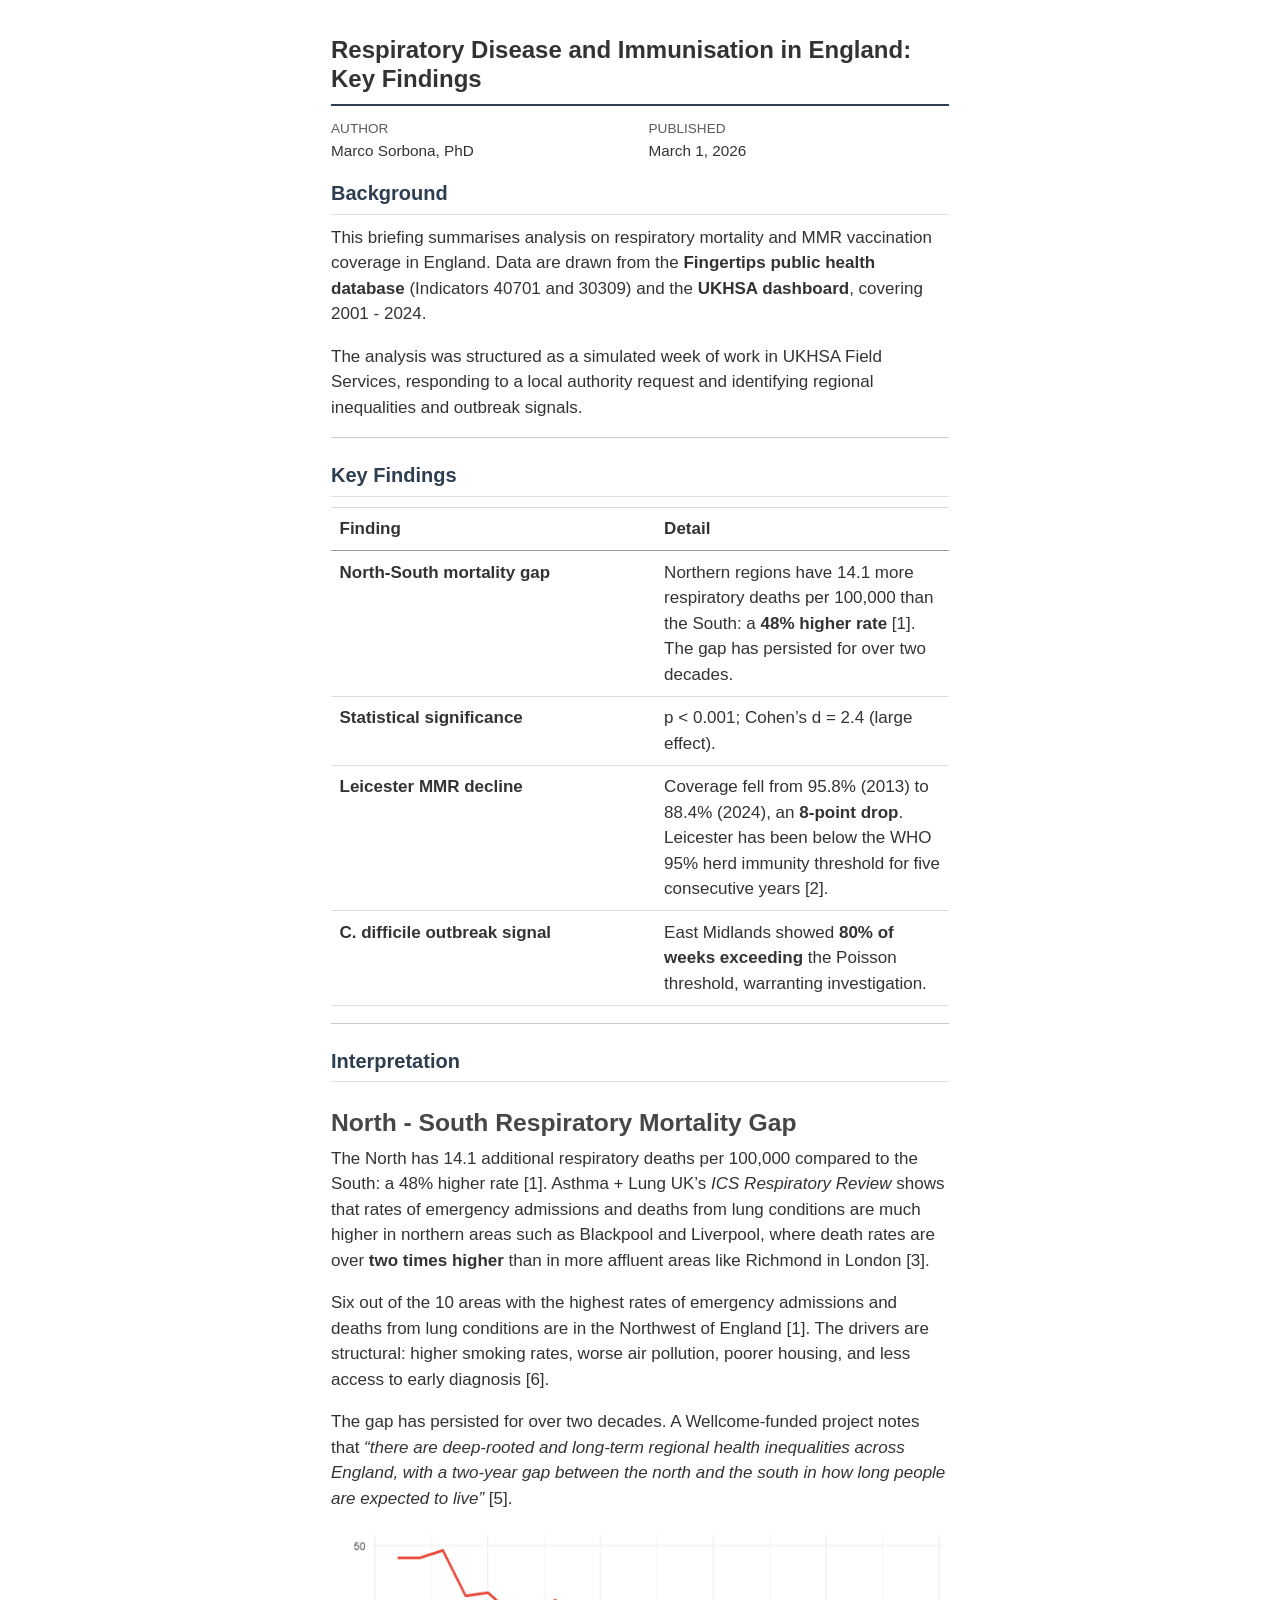
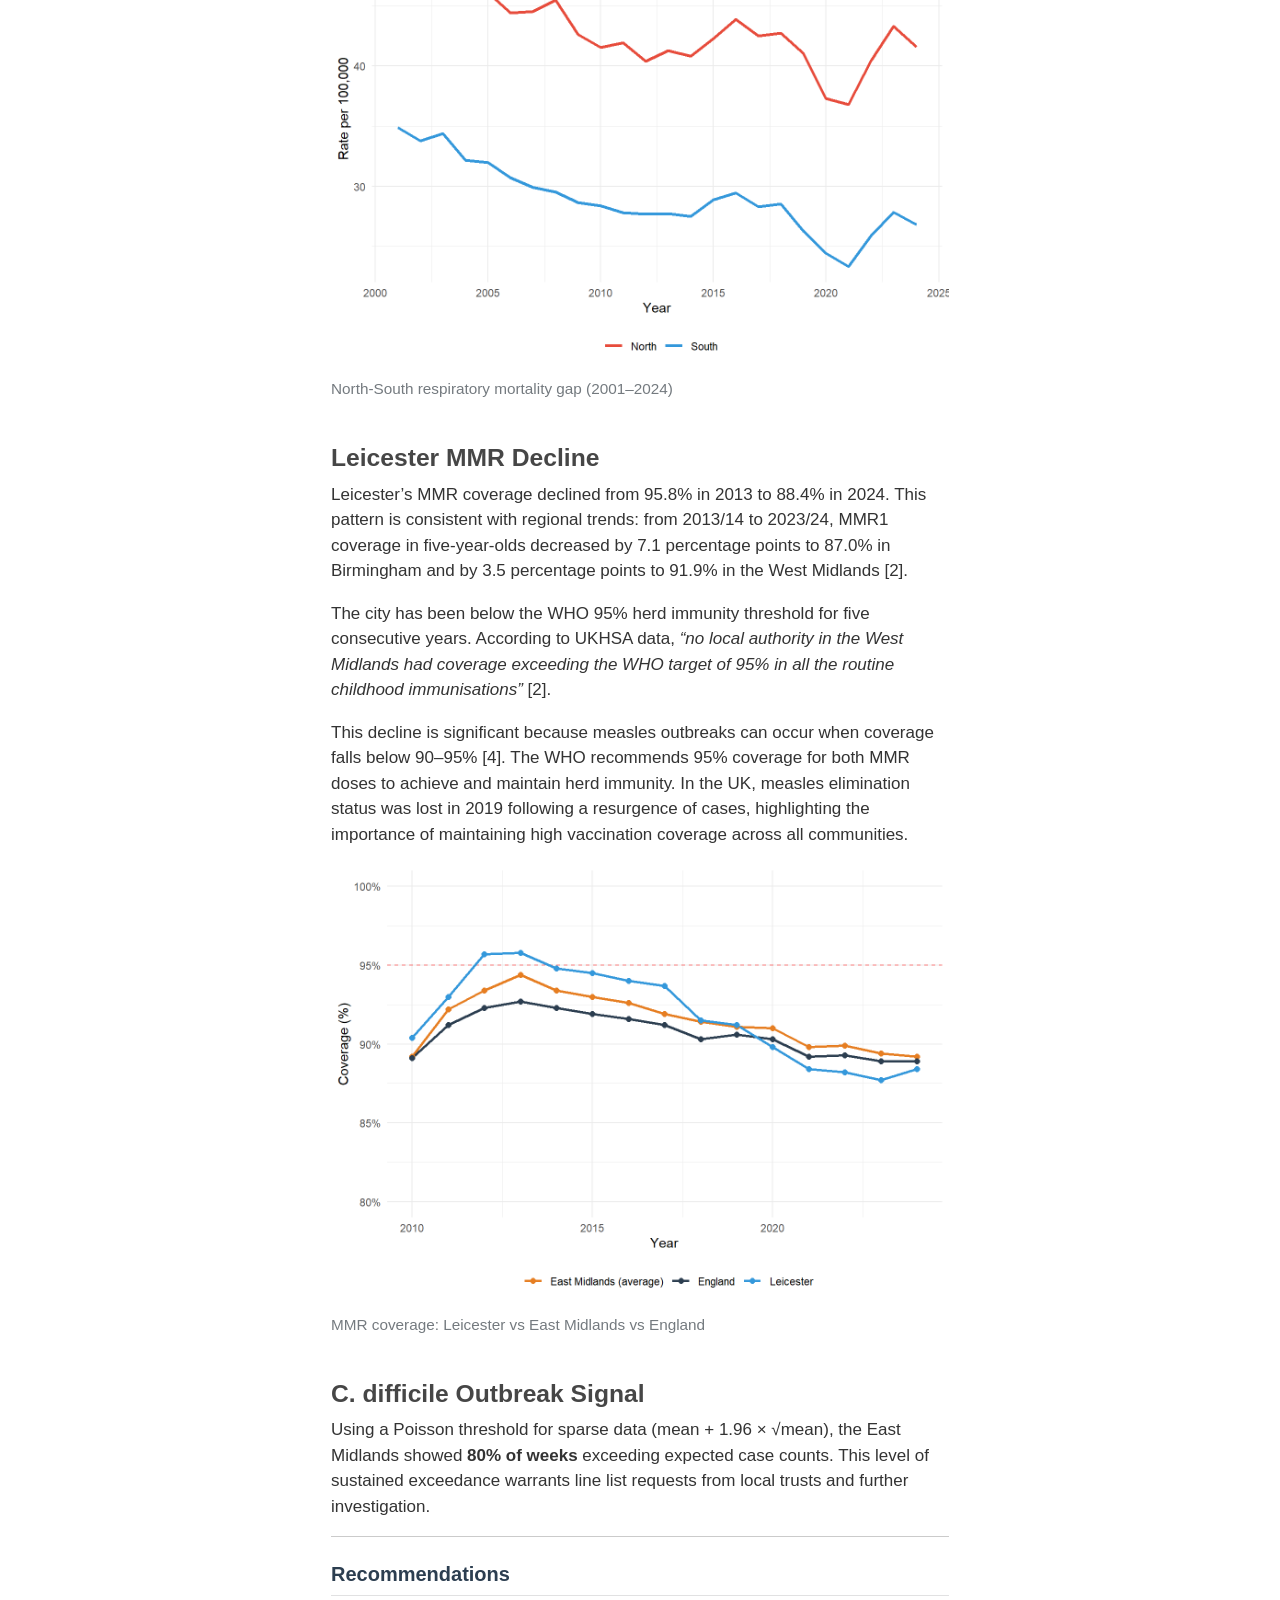
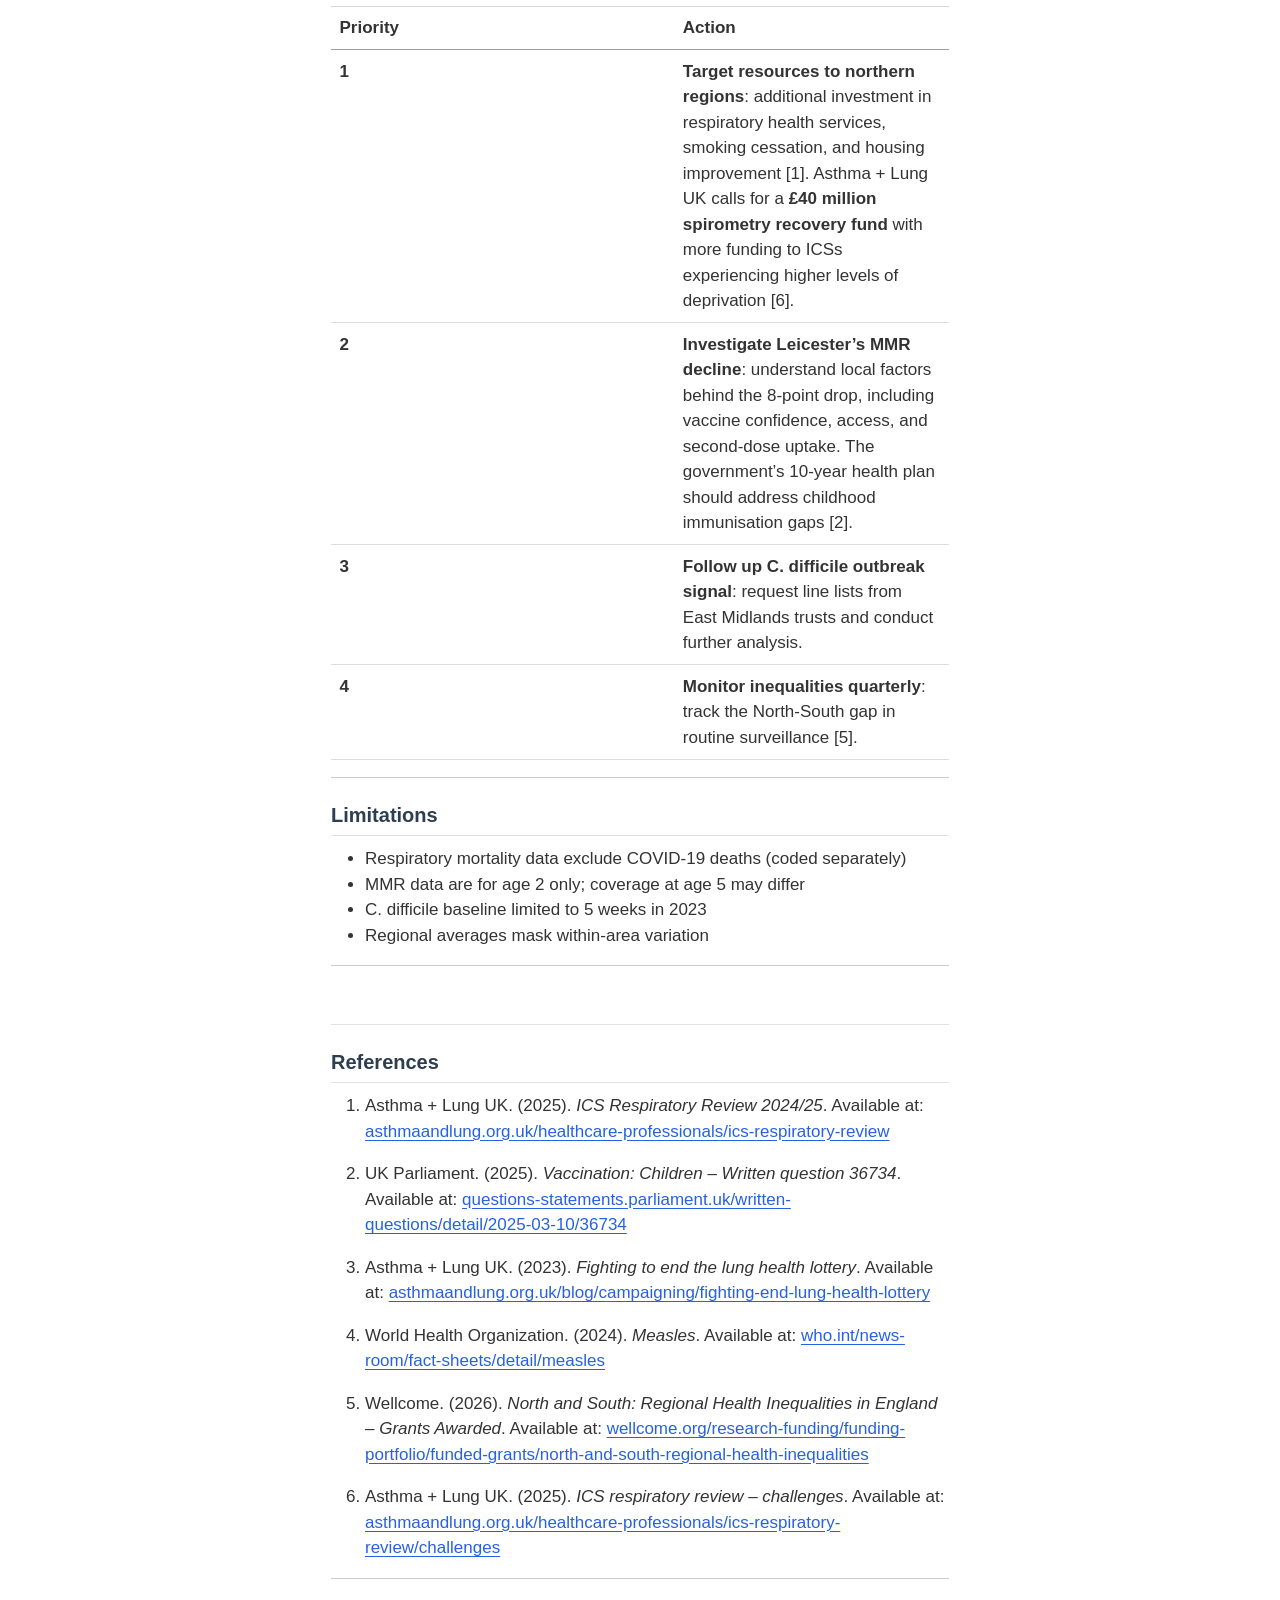
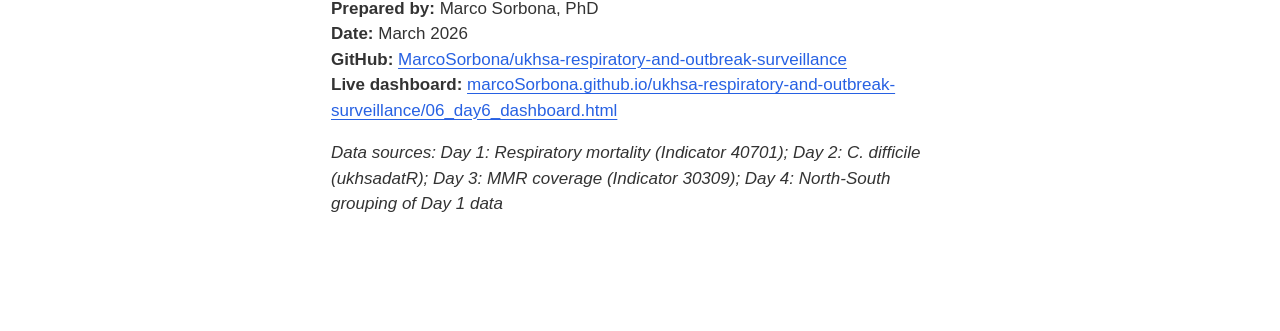
<file: 05_day5_briefing.html>
<!DOCTYPE html>
<html xmlns="http://www.w3.org/1999/xhtml" lang="en" xml:lang="en"><head>

<meta charset="utf-8">
<meta name="generator" content="quarto-1.8.25">

<meta name="viewport" content="width=device-width, initial-scale=1.0, user-scalable=yes">

<meta name="author" content="Marco Sorbona, PhD">
<meta name="dcterms.date" content="2026-03-01">

<title>Respiratory Disease and Immunisation in England: Key Findings</title>
<style>
code{white-space: pre-wrap;}
span.smallcaps{font-variant: small-caps;}
div.columns{display: flex; gap: min(4vw, 1.5em);}
div.column{flex: auto; overflow-x: auto;}
div.hanging-indent{margin-left: 1.5em; text-indent: -1.5em;}
ul.task-list{list-style: none;}
ul.task-list li input[type="checkbox"] {
  width: 0.8em;
  margin: 0 0.8em 0.2em -1em; /* quarto-specific, see https://github.com/quarto-dev/quarto-cli/issues/4556 */ 
  vertical-align: middle;
}
</style>


<script src="05_day5_briefing_files/libs/clipboard/clipboard.min.js"></script>
<script src="05_day5_briefing_files/libs/quarto-html/quarto.js" type="module"></script>
<script src="05_day5_briefing_files/libs/quarto-html/tabsets/tabsets.js" type="module"></script>
<script src="05_day5_briefing_files/libs/quarto-html/axe/axe-check.js" type="module"></script>
<script src="05_day5_briefing_files/libs/quarto-html/popper.min.js"></script>
<script src="05_day5_briefing_files/libs/quarto-html/tippy.umd.min.js"></script>
<script src="05_day5_briefing_files/libs/quarto-html/anchor.min.js"></script>
<link href="05_day5_briefing_files/libs/quarto-html/tippy.css" rel="stylesheet">
<link href="05_day5_briefing_files/libs/quarto-html/quarto-syntax-highlighting-7b89279ff1a6dce999919e0e67d4d9ec.css" rel="stylesheet" id="quarto-text-highlighting-styles">
<script src="05_day5_briefing_files/libs/bootstrap/bootstrap.min.js"></script>
<link href="05_day5_briefing_files/libs/bootstrap/bootstrap-icons.css" rel="stylesheet">
<link href="05_day5_briefing_files/libs/bootstrap/bootstrap-4d7f0bce1131f3e5f9547cd857cfbfc8.min.css" rel="stylesheet" append-hash="true" id="quarto-bootstrap" data-mode="light">


<link rel="stylesheet" href="briefing.css">
</head>

<body class="fullcontent quarto-light">

<div id="quarto-content" class="page-columns page-rows-contents page-layout-article">

<main class="content" id="quarto-document-content">

<header id="title-block-header" class="quarto-title-block default">
<div class="quarto-title">
<h1 class="title">Respiratory Disease and Immunisation in England: Key Findings</h1>
</div>



<div class="quarto-title-meta">

    <div>
    <div class="quarto-title-meta-heading">Author</div>
    <div class="quarto-title-meta-contents">
             <p>Marco Sorbona, PhD </p>
          </div>
  </div>
    
    <div>
    <div class="quarto-title-meta-heading">Published</div>
    <div class="quarto-title-meta-contents">
      <p class="date">March 1, 2026</p>
    </div>
  </div>
  
    
  </div>
  


</header>


<section id="background" class="level2">
<h2 class="anchored" data-anchor-id="background">Background</h2>
<p>This briefing summarises analysis on respiratory mortality and MMR vaccination coverage in England. Data are drawn from the <strong>Fingertips public health database</strong> (Indicators 40701 and 30309) and the <strong>UKHSA dashboard</strong>, covering 2001 - 2024.</p>
<p>The analysis was structured as a simulated week of work in UKHSA Field Services, responding to a local authority request and identifying regional inequalities and outbreak signals.</p>
<hr>
</section>
<section id="key-findings" class="level2">
<h2 class="anchored" data-anchor-id="key-findings">Key Findings</h2>
<table class="caption-top table">
<colgroup>
<col style="width: 52%">
<col style="width: 47%">
</colgroup>
<thead>
<tr class="header">
<th>Finding</th>
<th>Detail</th>
</tr>
</thead>
<tbody>
<tr class="odd">
<td><strong>North‑South mortality gap</strong></td>
<td>Northern regions have 14.1 more respiratory deaths per 100,000 than the South: a <strong>48% higher rate</strong> [1]. The gap has persisted for over two decades.</td>
</tr>
<tr class="even">
<td><strong>Statistical significance</strong></td>
<td>p &lt; 0.001; Cohen’s d = 2.4 (large effect).</td>
</tr>
<tr class="odd">
<td><strong>Leicester MMR decline</strong></td>
<td>Coverage fell from 95.8% (2013) to 88.4% (2024), an <strong>8‑point drop</strong>. Leicester has been below the WHO 95% herd immunity threshold for five consecutive years [2].</td>
</tr>
<tr class="even">
<td><strong>C. difficile outbreak signal</strong></td>
<td>East Midlands showed <strong>80% of weeks exceeding</strong> the Poisson threshold, warranting investigation.</td>
</tr>
</tbody>
</table>
<hr>
</section>
<section id="interpretation" class="level2">
<h2 class="anchored" data-anchor-id="interpretation">Interpretation</h2>
<section id="north---south-respiratory-mortality-gap" class="level3">
<h3 class="anchored" data-anchor-id="north---south-respiratory-mortality-gap">North - South Respiratory Mortality Gap</h3>
<p>The North has 14.1 additional respiratory deaths per 100,000 compared to the South: a 48% higher rate [1]. Asthma + Lung UK’s <em>ICS Respiratory Review</em> shows that rates of emergency admissions and deaths from lung conditions are much higher in northern areas such as Blackpool and Liverpool, where death rates are over <strong>two times higher</strong> than in more affluent areas like Richmond in London [3].</p>
<p>Six out of the 10 areas with the highest rates of emergency admissions and deaths from lung conditions are in the Northwest of England [1]. The drivers are structural: higher smoking rates, worse air pollution, poorer housing, and less access to early diagnosis [6].</p>
<p>The gap has persisted for over two decades. A Wellcome‑funded project notes that <em>“there are deep-rooted and long-term regional health inequalities across England, with a two-year gap between the north and the south in how long people are expected to live”</em> [5].</p>
<div class="cell">
<div class="cell-output-display">
<div class="quarto-figure quarto-figure-center">
<figure class="figure">
<p><img src="05_day5_briefing_files/figure-html/unnamed-chunk-1-1.png" class="img-fluid figure-img" width="672"></p>
<figcaption>North‑South respiratory mortality gap (2001–2024)</figcaption>
</figure>
</div>
</div>
</div>
</section>
<section id="leicester-mmr-decline" class="level3">
<h3 class="anchored" data-anchor-id="leicester-mmr-decline">Leicester MMR Decline</h3>
<p>Leicester’s MMR coverage declined from 95.8% in 2013 to 88.4% in 2024. This pattern is consistent with regional trends: from 2013/14 to 2023/24, MMR1 coverage in five-year-olds decreased by 7.1 percentage points to 87.0% in Birmingham and by 3.5 percentage points to 91.9% in the West Midlands [2].</p>
<p>The city has been below the WHO 95% herd immunity threshold for five consecutive years. According to UKHSA data, <em>“no local authority in the West Midlands had coverage exceeding the WHO target of 95% in all the routine childhood immunisations”</em> [2].</p>
<p>This decline is significant because measles outbreaks can occur when coverage falls below 90–95% [4]. The WHO recommends 95% coverage for both MMR doses to achieve and maintain herd immunity. In the UK, measles elimination status was lost in 2019 following a resurgence of cases, highlighting the importance of maintaining high vaccination coverage across all communities.</p>
<div class="cell">
<div class="cell-output-display">
<div class="quarto-figure quarto-figure-center">
<figure class="figure">
<p><img src="05_day5_briefing_files/figure-html/unnamed-chunk-2-1.png" class="img-fluid figure-img" width="672"></p>
<figcaption>MMR coverage: Leicester vs East Midlands vs England</figcaption>
</figure>
</div>
</div>
</div>
</section>
<section id="c.-difficile-outbreak-signal" class="level3">
<h3 class="anchored" data-anchor-id="c.-difficile-outbreak-signal">C. difficile Outbreak Signal</h3>
<p>Using a Poisson threshold for sparse data (mean + 1.96 × √mean), the East Midlands showed <strong>80% of weeks</strong> exceeding expected case counts. This level of sustained exceedance warrants line list requests from local trusts and further investigation.</p>
<hr>
</section>
</section>
<section id="recommendations" class="level2">
<h2 class="anchored" data-anchor-id="recommendations">Recommendations</h2>
<table class="caption-top table">
<colgroup>
<col style="width: 55%">
<col style="width: 44%">
</colgroup>
<thead>
<tr class="header">
<th>Priority</th>
<th>Action</th>
</tr>
</thead>
<tbody>
<tr class="odd">
<td><strong>1</strong></td>
<td><strong>Target resources to northern regions</strong>: additional investment in respiratory health services, smoking cessation, and housing improvement [1]. Asthma + Lung UK calls for a <strong>£40 million spirometry recovery fund</strong> with more funding to ICSs experiencing higher levels of deprivation [6].</td>
</tr>
<tr class="even">
<td><strong>2</strong></td>
<td><strong>Investigate Leicester’s MMR decline</strong>: understand local factors behind the 8‑point drop, including vaccine confidence, access, and second‑dose uptake. The government’s 10‑year health plan should address childhood immunisation gaps [2].</td>
</tr>
<tr class="odd">
<td><strong>3</strong></td>
<td><strong>Follow up C. difficile outbreak signal</strong>: request line lists from East Midlands trusts and conduct further analysis.</td>
</tr>
<tr class="even">
<td><strong>4</strong></td>
<td><strong>Monitor inequalities quarterly</strong>: track the North‑South gap in routine surveillance [5].</td>
</tr>
</tbody>
</table>
<hr>
</section>
<section id="limitations" class="level2">
<h2 class="anchored" data-anchor-id="limitations">Limitations</h2>
<ul>
<li>Respiratory mortality data exclude COVID‑19 deaths (coded separately)</li>
<li>MMR data are for age 2 only; coverage at age 5 may differ</li>
<li>C. difficile baseline limited to 5 weeks in 2023</li>
<li>Regional averages mask within‑area variation</li>
</ul>
<hr>
</section>
<section id="section" class="level2">
<h2 class="anchored" data-anchor-id="section"></h2>
</section>
<section id="references" class="level2">
<h2 class="anchored" data-anchor-id="references">References</h2>
<ol type="1">
<li><p>Asthma + Lung UK. (2025). <em>ICS Respiratory Review 2024/25</em>. Available at: <a href="https://www.asthmaandlung.org.uk/healthcare-professionals/ics-respiratory-review">asthmaandlung.org.uk/healthcare-professionals/ics-respiratory-review</a></p></li>
<li><p>UK Parliament. (2025). <em>Vaccination: Children – Written question 36734</em>. Available at: <a href="https://questions-statements.parliament.uk/written-questions/detail/2025-03-10/36734">questions-statements.parliament.uk/written-questions/detail/2025-03-10/36734</a></p></li>
<li><p>Asthma + Lung UK. (2023). <em>Fighting to end the lung health lottery</em>. Available at: <a href="https://www.asthmaandlung.org.uk/blog/campaigning/fighting-end-lung-health-lottery">asthmaandlung.org.uk/blog/campaigning/fighting-end-lung-health-lottery</a></p></li>
<li><p>World Health Organization. (2024). <em>Measles</em>. Available at: <a href="https://www.who.int/news-room/fact-sheets/detail/measles">who.int/news-room/fact-sheets/detail/measles</a></p></li>
<li><p>Wellcome. (2026). <em>North and South: Regional Health Inequalities in England – Grants Awarded</em>. Available at: <a href="https://wellcome.org/research-funding/funding-portfolio/funded-grants/north-and-south-regional-health-inequalities">wellcome.org/research-funding/funding-portfolio/funded-grants/north-and-south-regional-health-inequalities</a></p></li>
<li><p>Asthma + Lung UK. (2025). <em>ICS respiratory review – challenges</em>. Available at: <a href="https://www.asthmaandlung.org.uk/healthcare-professionals/ics-respiratory-review/challenges">asthmaandlung.org.uk/healthcare-professionals/ics-respiratory-review/challenges</a></p></li>
</ol>
<hr>
<p><strong>Prepared by:</strong> Marco Sorbona, PhD<br>
<strong>Date:</strong> March 2026<br>
<strong>GitHub:</strong> <a href="https://github.com/MarcoSorbona/ukhsa-respiratory-and-outbreak-surveillance">MarcoSorbona/ukhsa-respiratory-and-outbreak-surveillance</a><br>
<strong>Live dashboard:</strong> <a href="https://marcoSorbona.github.io/ukhsa-respiratory-and-outbreak-surveillance/06_day6_dashboard.html">marcoSorbona.github.io/ukhsa-respiratory-and-outbreak-surveillance/06_day6_dashboard.html</a></p>
<p><em>Data sources: Day 1: Respiratory mortality (Indicator 40701); Day 2: C. difficile (ukhsadatR); Day 3: MMR coverage (Indicator 30309); Day 4: North‑South grouping of Day 1 data</em></p>
</section>

</main>
<!-- /main column -->
<script id="quarto-html-after-body" type="application/javascript">
  window.document.addEventListener("DOMContentLoaded", function (event) {
    const icon = "";
    const anchorJS = new window.AnchorJS();
    anchorJS.options = {
      placement: 'right',
      icon: icon
    };
    anchorJS.add('.anchored');
    const isCodeAnnotation = (el) => {
      for (const clz of el.classList) {
        if (clz.startsWith('code-annotation-')) {                     
          return true;
        }
      }
      return false;
    }
    const onCopySuccess = function(e) {
      // button target
      const button = e.trigger;
      // don't keep focus
      button.blur();
      // flash "checked"
      button.classList.add('code-copy-button-checked');
      var currentTitle = button.getAttribute("title");
      button.setAttribute("title", "Copied!");
      let tooltip;
      if (window.bootstrap) {
        button.setAttribute("data-bs-toggle", "tooltip");
        button.setAttribute("data-bs-placement", "left");
        button.setAttribute("data-bs-title", "Copied!");
        tooltip = new bootstrap.Tooltip(button, 
          { trigger: "manual", 
            customClass: "code-copy-button-tooltip",
            offset: [0, -8]});
        tooltip.show();    
      }
      setTimeout(function() {
        if (tooltip) {
          tooltip.hide();
          button.removeAttribute("data-bs-title");
          button.removeAttribute("data-bs-toggle");
          button.removeAttribute("data-bs-placement");
        }
        button.setAttribute("title", currentTitle);
        button.classList.remove('code-copy-button-checked');
      }, 1000);
      // clear code selection
      e.clearSelection();
    }
    const getTextToCopy = function(trigger) {
      const outerScaffold = trigger.parentElement.cloneNode(true);
      const codeEl = outerScaffold.querySelector('code');
      for (const childEl of codeEl.children) {
        if (isCodeAnnotation(childEl)) {
          childEl.remove();
        }
      }
      return codeEl.innerText;
    }
    const clipboard = new window.ClipboardJS('.code-copy-button:not([data-in-quarto-modal])', {
      text: getTextToCopy
    });
    clipboard.on('success', onCopySuccess);
    if (window.document.getElementById('quarto-embedded-source-code-modal')) {
      const clipboardModal = new window.ClipboardJS('.code-copy-button[data-in-quarto-modal]', {
        text: getTextToCopy,
        container: window.document.getElementById('quarto-embedded-source-code-modal')
      });
      clipboardModal.on('success', onCopySuccess);
    }
      var localhostRegex = new RegExp(/^(?:http|https):\/\/localhost\:?[0-9]*\//);
      var mailtoRegex = new RegExp(/^mailto:/);
        var filterRegex = new RegExp('/' + window.location.host + '/');
      var isInternal = (href) => {
          return filterRegex.test(href) || localhostRegex.test(href) || mailtoRegex.test(href);
      }
      // Inspect non-navigation links and adorn them if external
     var links = window.document.querySelectorAll('a[href]:not(.nav-link):not(.navbar-brand):not(.toc-action):not(.sidebar-link):not(.sidebar-item-toggle):not(.pagination-link):not(.no-external):not([aria-hidden]):not(.dropdown-item):not(.quarto-navigation-tool):not(.about-link)');
      for (var i=0; i<links.length; i++) {
        const link = links[i];
        if (!isInternal(link.href)) {
          // undo the damage that might have been done by quarto-nav.js in the case of
          // links that we want to consider external
          if (link.dataset.originalHref !== undefined) {
            link.href = link.dataset.originalHref;
          }
        }
      }
    function tippyHover(el, contentFn, onTriggerFn, onUntriggerFn) {
      const config = {
        allowHTML: true,
        maxWidth: 500,
        delay: 100,
        arrow: false,
        appendTo: function(el) {
            return el.parentElement;
        },
        interactive: true,
        interactiveBorder: 10,
        theme: 'quarto',
        placement: 'bottom-start',
      };
      if (contentFn) {
        config.content = contentFn;
      }
      if (onTriggerFn) {
        config.onTrigger = onTriggerFn;
      }
      if (onUntriggerFn) {
        config.onUntrigger = onUntriggerFn;
      }
      window.tippy(el, config); 
    }
    const noterefs = window.document.querySelectorAll('a[role="doc-noteref"]');
    for (var i=0; i<noterefs.length; i++) {
      const ref = noterefs[i];
      tippyHover(ref, function() {
        // use id or data attribute instead here
        let href = ref.getAttribute('data-footnote-href') || ref.getAttribute('href');
        try { href = new URL(href).hash; } catch {}
        const id = href.replace(/^#\/?/, "");
        const note = window.document.getElementById(id);
        if (note) {
          return note.innerHTML;
        } else {
          return "";
        }
      });
    }
    const xrefs = window.document.querySelectorAll('a.quarto-xref');
    const processXRef = (id, note) => {
      // Strip column container classes
      const stripColumnClz = (el) => {
        el.classList.remove("page-full", "page-columns");
        if (el.children) {
          for (const child of el.children) {
            stripColumnClz(child);
          }
        }
      }
      stripColumnClz(note)
      if (id === null || id.startsWith('sec-')) {
        // Special case sections, only their first couple elements
        const container = document.createElement("div");
        if (note.children && note.children.length > 2) {
          container.appendChild(note.children[0].cloneNode(true));
          for (let i = 1; i < note.children.length; i++) {
            const child = note.children[i];
            if (child.tagName === "P" && child.innerText === "") {
              continue;
            } else {
              container.appendChild(child.cloneNode(true));
              break;
            }
          }
          if (window.Quarto?.typesetMath) {
            window.Quarto.typesetMath(container);
          }
          return container.innerHTML
        } else {
          if (window.Quarto?.typesetMath) {
            window.Quarto.typesetMath(note);
          }
          return note.innerHTML;
        }
      } else {
        // Remove any anchor links if they are present
        const anchorLink = note.querySelector('a.anchorjs-link');
        if (anchorLink) {
          anchorLink.remove();
        }
        if (window.Quarto?.typesetMath) {
          window.Quarto.typesetMath(note);
        }
        if (note.classList.contains("callout")) {
          return note.outerHTML;
        } else {
          return note.innerHTML;
        }
      }
    }
    for (var i=0; i<xrefs.length; i++) {
      const xref = xrefs[i];
      tippyHover(xref, undefined, function(instance) {
        instance.disable();
        let url = xref.getAttribute('href');
        let hash = undefined; 
        if (url.startsWith('#')) {
          hash = url;
        } else {
          try { hash = new URL(url).hash; } catch {}
        }
        if (hash) {
          const id = hash.replace(/^#\/?/, "");
          const note = window.document.getElementById(id);
          if (note !== null) {
            try {
              const html = processXRef(id, note.cloneNode(true));
              instance.setContent(html);
            } finally {
              instance.enable();
              instance.show();
            }
          } else {
            // See if we can fetch this
            fetch(url.split('#')[0])
            .then(res => res.text())
            .then(html => {
              const parser = new DOMParser();
              const htmlDoc = parser.parseFromString(html, "text/html");
              const note = htmlDoc.getElementById(id);
              if (note !== null) {
                const html = processXRef(id, note);
                instance.setContent(html);
              } 
            }).finally(() => {
              instance.enable();
              instance.show();
            });
          }
        } else {
          // See if we can fetch a full url (with no hash to target)
          // This is a special case and we should probably do some content thinning / targeting
          fetch(url)
          .then(res => res.text())
          .then(html => {
            const parser = new DOMParser();
            const htmlDoc = parser.parseFromString(html, "text/html");
            const note = htmlDoc.querySelector('main.content');
            if (note !== null) {
              // This should only happen for chapter cross references
              // (since there is no id in the URL)
              // remove the first header
              if (note.children.length > 0 && note.children[0].tagName === "HEADER") {
                note.children[0].remove();
              }
              const html = processXRef(null, note);
              instance.setContent(html);
            } 
          }).finally(() => {
            instance.enable();
            instance.show();
          });
        }
      }, function(instance) {
      });
    }
        let selectedAnnoteEl;
        const selectorForAnnotation = ( cell, annotation) => {
          let cellAttr = 'data-code-cell="' + cell + '"';
          let lineAttr = 'data-code-annotation="' +  annotation + '"';
          const selector = 'span[' + cellAttr + '][' + lineAttr + ']';
          return selector;
        }
        const selectCodeLines = (annoteEl) => {
          const doc = window.document;
          const targetCell = annoteEl.getAttribute("data-target-cell");
          const targetAnnotation = annoteEl.getAttribute("data-target-annotation");
          const annoteSpan = window.document.querySelector(selectorForAnnotation(targetCell, targetAnnotation));
          const lines = annoteSpan.getAttribute("data-code-lines").split(",");
          const lineIds = lines.map((line) => {
            return targetCell + "-" + line;
          })
          let top = null;
          let height = null;
          let parent = null;
          if (lineIds.length > 0) {
              //compute the position of the single el (top and bottom and make a div)
              const el = window.document.getElementById(lineIds[0]);
              top = el.offsetTop;
              height = el.offsetHeight;
              parent = el.parentElement.parentElement;
            if (lineIds.length > 1) {
              const lastEl = window.document.getElementById(lineIds[lineIds.length - 1]);
              const bottom = lastEl.offsetTop + lastEl.offsetHeight;
              height = bottom - top;
            }
            if (top !== null && height !== null && parent !== null) {
              // cook up a div (if necessary) and position it 
              let div = window.document.getElementById("code-annotation-line-highlight");
              if (div === null) {
                div = window.document.createElement("div");
                div.setAttribute("id", "code-annotation-line-highlight");
                div.style.position = 'absolute';
                parent.appendChild(div);
              }
              div.style.top = top - 2 + "px";
              div.style.height = height + 4 + "px";
              div.style.left = 0;
              let gutterDiv = window.document.getElementById("code-annotation-line-highlight-gutter");
              if (gutterDiv === null) {
                gutterDiv = window.document.createElement("div");
                gutterDiv.setAttribute("id", "code-annotation-line-highlight-gutter");
                gutterDiv.style.position = 'absolute';
                const codeCell = window.document.getElementById(targetCell);
                const gutter = codeCell.querySelector('.code-annotation-gutter');
                gutter.appendChild(gutterDiv);
              }
              gutterDiv.style.top = top - 2 + "px";
              gutterDiv.style.height = height + 4 + "px";
            }
            selectedAnnoteEl = annoteEl;
          }
        };
        const unselectCodeLines = () => {
          const elementsIds = ["code-annotation-line-highlight", "code-annotation-line-highlight-gutter"];
          elementsIds.forEach((elId) => {
            const div = window.document.getElementById(elId);
            if (div) {
              div.remove();
            }
          });
          selectedAnnoteEl = undefined;
        };
          // Handle positioning of the toggle
      window.addEventListener(
        "resize",
        throttle(() => {
          elRect = undefined;
          if (selectedAnnoteEl) {
            selectCodeLines(selectedAnnoteEl);
          }
        }, 10)
      );
      function throttle(fn, ms) {
      let throttle = false;
      let timer;
        return (...args) => {
          if(!throttle) { // first call gets through
              fn.apply(this, args);
              throttle = true;
          } else { // all the others get throttled
              if(timer) clearTimeout(timer); // cancel #2
              timer = setTimeout(() => {
                fn.apply(this, args);
                timer = throttle = false;
              }, ms);
          }
        };
      }
        // Attach click handler to the DT
        const annoteDls = window.document.querySelectorAll('dt[data-target-cell]');
        for (const annoteDlNode of annoteDls) {
          annoteDlNode.addEventListener('click', (event) => {
            const clickedEl = event.target;
            if (clickedEl !== selectedAnnoteEl) {
              unselectCodeLines();
              const activeEl = window.document.querySelector('dt[data-target-cell].code-annotation-active');
              if (activeEl) {
                activeEl.classList.remove('code-annotation-active');
              }
              selectCodeLines(clickedEl);
              clickedEl.classList.add('code-annotation-active');
            } else {
              // Unselect the line
              unselectCodeLines();
              clickedEl.classList.remove('code-annotation-active');
            }
          });
        }
    const findCites = (el) => {
      const parentEl = el.parentElement;
      if (parentEl) {
        const cites = parentEl.dataset.cites;
        if (cites) {
          return {
            el,
            cites: cites.split(' ')
          };
        } else {
          return findCites(el.parentElement)
        }
      } else {
        return undefined;
      }
    };
    var bibliorefs = window.document.querySelectorAll('a[role="doc-biblioref"]');
    for (var i=0; i<bibliorefs.length; i++) {
      const ref = bibliorefs[i];
      const citeInfo = findCites(ref);
      if (citeInfo) {
        tippyHover(citeInfo.el, function() {
          var popup = window.document.createElement('div');
          citeInfo.cites.forEach(function(cite) {
            var citeDiv = window.document.createElement('div');
            citeDiv.classList.add('hanging-indent');
            citeDiv.classList.add('csl-entry');
            var biblioDiv = window.document.getElementById('ref-' + cite);
            if (biblioDiv) {
              citeDiv.innerHTML = biblioDiv.innerHTML;
            }
            popup.appendChild(citeDiv);
          });
          return popup.innerHTML;
        });
      }
    }
  });
  </script>
</div> <!-- /content -->




</body></html>
</file>
<file: index_files/libs/quarto-html/tippy.css>
.tippy-box[data-animation=fade][data-state=hidden]{opacity:0}[data-tippy-root]{max-width:calc(100vw - 10px)}.tippy-box{position:relative;background-color:#333;color:#fff;border-radius:4px;font-size:14px;line-height:1.4;white-space:normal;outline:0;transition-property:transform,visibility,opacity}.tippy-box[data-placement^=top]>.tippy-arrow{bottom:0}.tippy-box[data-placement^=top]>.tippy-arrow:before{bottom:-7px;left:0;border-width:8px 8px 0;border-top-color:initial;transform-origin:center top}.tippy-box[data-placement^=bottom]>.tippy-arrow{top:0}.tippy-box[data-placement^=bottom]>.tippy-arrow:before{top:-7px;left:0;border-width:0 8px 8px;border-bottom-color:initial;transform-origin:center bottom}.tippy-box[data-placement^=left]>.tippy-arrow{right:0}.tippy-box[data-placement^=left]>.tippy-arrow:before{border-width:8px 0 8px 8px;border-left-color:initial;right:-7px;transform-origin:center left}.tippy-box[data-placement^=right]>.tippy-arrow{left:0}.tippy-box[data-placement^=right]>.tippy-arrow:before{left:-7px;border-width:8px 8px 8px 0;border-right-color:initial;transform-origin:center right}.tippy-box[data-inertia][data-state=visible]{transition-timing-function:cubic-bezier(.54,1.5,.38,1.11)}.tippy-arrow{width:16px;height:16px;color:#333}.tippy-arrow:before{content:"";position:absolute;border-color:transparent;border-style:solid}.tippy-content{position:relative;padding:5px 9px;z-index:1}
</file>
<file: index_files/libs/quarto-html/quarto-syntax-highlighting-7b89279ff1a6dce999919e0e67d4d9ec.css>
/* quarto syntax highlight colors */
:root {
  --quarto-hl-ot-color: #003B4F;
  --quarto-hl-at-color: #657422;
  --quarto-hl-ss-color: #20794D;
  --quarto-hl-an-color: #5E5E5E;
  --quarto-hl-fu-color: #4758AB;
  --quarto-hl-st-color: #20794D;
  --quarto-hl-cf-color: #003B4F;
  --quarto-hl-op-color: #5E5E5E;
  --quarto-hl-er-color: #AD0000;
  --quarto-hl-bn-color: #AD0000;
  --quarto-hl-al-color: #AD0000;
  --quarto-hl-va-color: #111111;
  --quarto-hl-bu-color: inherit;
  --quarto-hl-ex-color: inherit;
  --quarto-hl-pp-color: #AD0000;
  --quarto-hl-in-color: #5E5E5E;
  --quarto-hl-vs-color: #20794D;
  --quarto-hl-wa-color: #5E5E5E;
  --quarto-hl-do-color: #5E5E5E;
  --quarto-hl-im-color: #00769E;
  --quarto-hl-ch-color: #20794D;
  --quarto-hl-dt-color: #AD0000;
  --quarto-hl-fl-color: #AD0000;
  --quarto-hl-co-color: #5E5E5E;
  --quarto-hl-cv-color: #5E5E5E;
  --quarto-hl-cn-color: #8f5902;
  --quarto-hl-sc-color: #5E5E5E;
  --quarto-hl-dv-color: #AD0000;
  --quarto-hl-kw-color: #003B4F;
}

/* other quarto variables */
:root {
  --quarto-font-monospace: SFMono-Regular, Menlo, Monaco, Consolas, "Liberation Mono", "Courier New", monospace;
}

/* syntax highlight based on Pandoc's rules */
pre > code.sourceCode > span {
  color: #003B4F;
}

code.sourceCode > span {
  color: #003B4F;
}

div.sourceCode,
div.sourceCode pre.sourceCode {
  color: #003B4F;
}

/* Normal */
code span {
  color: #003B4F;
}

/* Alert */
code span.al {
  color: #AD0000;
  font-style: inherit;
}

/* Annotation */
code span.an {
  color: #5E5E5E;
  font-style: inherit;
}

/* Attribute */
code span.at {
  color: #657422;
  font-style: inherit;
}

/* BaseN */
code span.bn {
  color: #AD0000;
  font-style: inherit;
}

/* BuiltIn */
code span.bu {
  font-style: inherit;
}

/* ControlFlow */
code span.cf {
  color: #003B4F;
  font-weight: bold;
  font-style: inherit;
}

/* Char */
code span.ch {
  color: #20794D;
  font-style: inherit;
}

/* Constant */
code span.cn {
  color: #8f5902;
  font-style: inherit;
}

/* Comment */
code span.co {
  color: #5E5E5E;
  font-style: inherit;
}

/* CommentVar */
code span.cv {
  color: #5E5E5E;
  font-style: italic;
}

/* Documentation */
code span.do {
  color: #5E5E5E;
  font-style: italic;
}

/* DataType */
code span.dt {
  color: #AD0000;
  font-style: inherit;
}

/* DecVal */
code span.dv {
  color: #AD0000;
  font-style: inherit;
}

/* Error */
code span.er {
  color: #AD0000;
  font-style: inherit;
}

/* Extension */
code span.ex {
  font-style: inherit;
}

/* Float */
code span.fl {
  color: #AD0000;
  font-style: inherit;
}

/* Function */
code span.fu {
  color: #4758AB;
  font-style: inherit;
}

/* Import */
code span.im {
  color: #00769E;
  font-style: inherit;
}

/* Information */
code span.in {
  color: #5E5E5E;
  font-style: inherit;
}

/* Keyword */
code span.kw {
  color: #003B4F;
  font-weight: bold;
  font-style: inherit;
}

/* Operator */
code span.op {
  color: #5E5E5E;
  font-style: inherit;
}

/* Other */
code span.ot {
  color: #003B4F;
  font-style: inherit;
}

/* Preprocessor */
code span.pp {
  color: #AD0000;
  font-style: inherit;
}

/* SpecialChar */
code span.sc {
  color: #5E5E5E;
  font-style: inherit;
}

/* SpecialString */
code span.ss {
  color: #20794D;
  font-style: inherit;
}

/* String */
code span.st {
  color: #20794D;
  font-style: inherit;
}

/* Variable */
code span.va {
  color: #111111;
  font-style: inherit;
}

/* VerbatimString */
code span.vs {
  color: #20794D;
  font-style: inherit;
}

/* Warning */
code span.wa {
  color: #5E5E5E;
  font-style: italic;
}

.prevent-inlining {
  content: "</";
}

/*# sourceMappingURL=3944bc705cfaf4c80e56f77c5205168a.css.map */
</file>
<file: 00_setup_files/libs/quarto-html/tippy.css>
.tippy-box[data-animation=fade][data-state=hidden]{opacity:0}[data-tippy-root]{max-width:calc(100vw - 10px)}.tippy-box{position:relative;background-color:#333;color:#fff;border-radius:4px;font-size:14px;line-height:1.4;white-space:normal;outline:0;transition-property:transform,visibility,opacity}.tippy-box[data-placement^=top]>.tippy-arrow{bottom:0}.tippy-box[data-placement^=top]>.tippy-arrow:before{bottom:-7px;left:0;border-width:8px 8px 0;border-top-color:initial;transform-origin:center top}.tippy-box[data-placement^=bottom]>.tippy-arrow{top:0}.tippy-box[data-placement^=bottom]>.tippy-arrow:before{top:-7px;left:0;border-width:0 8px 8px;border-bottom-color:initial;transform-origin:center bottom}.tippy-box[data-placement^=left]>.tippy-arrow{right:0}.tippy-box[data-placement^=left]>.tippy-arrow:before{border-width:8px 0 8px 8px;border-left-color:initial;right:-7px;transform-origin:center left}.tippy-box[data-placement^=right]>.tippy-arrow{left:0}.tippy-box[data-placement^=right]>.tippy-arrow:before{left:-7px;border-width:8px 8px 8px 0;border-right-color:initial;transform-origin:center right}.tippy-box[data-inertia][data-state=visible]{transition-timing-function:cubic-bezier(.54,1.5,.38,1.11)}.tippy-arrow{width:16px;height:16px;color:#333}.tippy-arrow:before{content:"";position:absolute;border-color:transparent;border-style:solid}.tippy-content{position:relative;padding:5px 9px;z-index:1}
</file>
<file: 00_setup_files/libs/quarto-html/quarto-syntax-highlighting-7b89279ff1a6dce999919e0e67d4d9ec.css>
/* quarto syntax highlight colors */
:root {
  --quarto-hl-ot-color: #003B4F;
  --quarto-hl-at-color: #657422;
  --quarto-hl-ss-color: #20794D;
  --quarto-hl-an-color: #5E5E5E;
  --quarto-hl-fu-color: #4758AB;
  --quarto-hl-st-color: #20794D;
  --quarto-hl-cf-color: #003B4F;
  --quarto-hl-op-color: #5E5E5E;
  --quarto-hl-er-color: #AD0000;
  --quarto-hl-bn-color: #AD0000;
  --quarto-hl-al-color: #AD0000;
  --quarto-hl-va-color: #111111;
  --quarto-hl-bu-color: inherit;
  --quarto-hl-ex-color: inherit;
  --quarto-hl-pp-color: #AD0000;
  --quarto-hl-in-color: #5E5E5E;
  --quarto-hl-vs-color: #20794D;
  --quarto-hl-wa-color: #5E5E5E;
  --quarto-hl-do-color: #5E5E5E;
  --quarto-hl-im-color: #00769E;
  --quarto-hl-ch-color: #20794D;
  --quarto-hl-dt-color: #AD0000;
  --quarto-hl-fl-color: #AD0000;
  --quarto-hl-co-color: #5E5E5E;
  --quarto-hl-cv-color: #5E5E5E;
  --quarto-hl-cn-color: #8f5902;
  --quarto-hl-sc-color: #5E5E5E;
  --quarto-hl-dv-color: #AD0000;
  --quarto-hl-kw-color: #003B4F;
}

/* other quarto variables */
:root {
  --quarto-font-monospace: SFMono-Regular, Menlo, Monaco, Consolas, "Liberation Mono", "Courier New", monospace;
}

/* syntax highlight based on Pandoc's rules */
pre > code.sourceCode > span {
  color: #003B4F;
}

code.sourceCode > span {
  color: #003B4F;
}

div.sourceCode,
div.sourceCode pre.sourceCode {
  color: #003B4F;
}

/* Normal */
code span {
  color: #003B4F;
}

/* Alert */
code span.al {
  color: #AD0000;
  font-style: inherit;
}

/* Annotation */
code span.an {
  color: #5E5E5E;
  font-style: inherit;
}

/* Attribute */
code span.at {
  color: #657422;
  font-style: inherit;
}

/* BaseN */
code span.bn {
  color: #AD0000;
  font-style: inherit;
}

/* BuiltIn */
code span.bu {
  font-style: inherit;
}

/* ControlFlow */
code span.cf {
  color: #003B4F;
  font-weight: bold;
  font-style: inherit;
}

/* Char */
code span.ch {
  color: #20794D;
  font-style: inherit;
}

/* Constant */
code span.cn {
  color: #8f5902;
  font-style: inherit;
}

/* Comment */
code span.co {
  color: #5E5E5E;
  font-style: inherit;
}

/* CommentVar */
code span.cv {
  color: #5E5E5E;
  font-style: italic;
}

/* Documentation */
code span.do {
  color: #5E5E5E;
  font-style: italic;
}

/* DataType */
code span.dt {
  color: #AD0000;
  font-style: inherit;
}

/* DecVal */
code span.dv {
  color: #AD0000;
  font-style: inherit;
}

/* Error */
code span.er {
  color: #AD0000;
  font-style: inherit;
}

/* Extension */
code span.ex {
  font-style: inherit;
}

/* Float */
code span.fl {
  color: #AD0000;
  font-style: inherit;
}

/* Function */
code span.fu {
  color: #4758AB;
  font-style: inherit;
}

/* Import */
code span.im {
  color: #00769E;
  font-style: inherit;
}

/* Information */
code span.in {
  color: #5E5E5E;
  font-style: inherit;
}

/* Keyword */
code span.kw {
  color: #003B4F;
  font-weight: bold;
  font-style: inherit;
}

/* Operator */
code span.op {
  color: #5E5E5E;
  font-style: inherit;
}

/* Other */
code span.ot {
  color: #003B4F;
  font-style: inherit;
}

/* Preprocessor */
code span.pp {
  color: #AD0000;
  font-style: inherit;
}

/* SpecialChar */
code span.sc {
  color: #5E5E5E;
  font-style: inherit;
}

/* SpecialString */
code span.ss {
  color: #20794D;
  font-style: inherit;
}

/* String */
code span.st {
  color: #20794D;
  font-style: inherit;
}

/* Variable */
code span.va {
  color: #111111;
  font-style: inherit;
}

/* VerbatimString */
code span.vs {
  color: #20794D;
  font-style: inherit;
}

/* Warning */
code span.wa {
  color: #5E5E5E;
  font-style: italic;
}

.prevent-inlining {
  content: "</";
}

/*# sourceMappingURL=3944bc705cfaf4c80e56f77c5205168a.css.map */
</file>
<file: 03_day3_data_request_files/libs/quarto-html/tippy.css>
.tippy-box[data-animation=fade][data-state=hidden]{opacity:0}[data-tippy-root]{max-width:calc(100vw - 10px)}.tippy-box{position:relative;background-color:#333;color:#fff;border-radius:4px;font-size:14px;line-height:1.4;white-space:normal;outline:0;transition-property:transform,visibility,opacity}.tippy-box[data-placement^=top]>.tippy-arrow{bottom:0}.tippy-box[data-placement^=top]>.tippy-arrow:before{bottom:-7px;left:0;border-width:8px 8px 0;border-top-color:initial;transform-origin:center top}.tippy-box[data-placement^=bottom]>.tippy-arrow{top:0}.tippy-box[data-placement^=bottom]>.tippy-arrow:before{top:-7px;left:0;border-width:0 8px 8px;border-bottom-color:initial;transform-origin:center bottom}.tippy-box[data-placement^=left]>.tippy-arrow{right:0}.tippy-box[data-placement^=left]>.tippy-arrow:before{border-width:8px 0 8px 8px;border-left-color:initial;right:-7px;transform-origin:center left}.tippy-box[data-placement^=right]>.tippy-arrow{left:0}.tippy-box[data-placement^=right]>.tippy-arrow:before{left:-7px;border-width:8px 8px 8px 0;border-right-color:initial;transform-origin:center right}.tippy-box[data-inertia][data-state=visible]{transition-timing-function:cubic-bezier(.54,1.5,.38,1.11)}.tippy-arrow{width:16px;height:16px;color:#333}.tippy-arrow:before{content:"";position:absolute;border-color:transparent;border-style:solid}.tippy-content{position:relative;padding:5px 9px;z-index:1}
</file>
<file: 03_day3_data_request_files/libs/quarto-html/quarto-syntax-highlighting-7b89279ff1a6dce999919e0e67d4d9ec.css>
/* quarto syntax highlight colors */
:root {
  --quarto-hl-ot-color: #003B4F;
  --quarto-hl-at-color: #657422;
  --quarto-hl-ss-color: #20794D;
  --quarto-hl-an-color: #5E5E5E;
  --quarto-hl-fu-color: #4758AB;
  --quarto-hl-st-color: #20794D;
  --quarto-hl-cf-color: #003B4F;
  --quarto-hl-op-color: #5E5E5E;
  --quarto-hl-er-color: #AD0000;
  --quarto-hl-bn-color: #AD0000;
  --quarto-hl-al-color: #AD0000;
  --quarto-hl-va-color: #111111;
  --quarto-hl-bu-color: inherit;
  --quarto-hl-ex-color: inherit;
  --quarto-hl-pp-color: #AD0000;
  --quarto-hl-in-color: #5E5E5E;
  --quarto-hl-vs-color: #20794D;
  --quarto-hl-wa-color: #5E5E5E;
  --quarto-hl-do-color: #5E5E5E;
  --quarto-hl-im-color: #00769E;
  --quarto-hl-ch-color: #20794D;
  --quarto-hl-dt-color: #AD0000;
  --quarto-hl-fl-color: #AD0000;
  --quarto-hl-co-color: #5E5E5E;
  --quarto-hl-cv-color: #5E5E5E;
  --quarto-hl-cn-color: #8f5902;
  --quarto-hl-sc-color: #5E5E5E;
  --quarto-hl-dv-color: #AD0000;
  --quarto-hl-kw-color: #003B4F;
}

/* other quarto variables */
:root {
  --quarto-font-monospace: SFMono-Regular, Menlo, Monaco, Consolas, "Liberation Mono", "Courier New", monospace;
}

/* syntax highlight based on Pandoc's rules */
pre > code.sourceCode > span {
  color: #003B4F;
}

code.sourceCode > span {
  color: #003B4F;
}

div.sourceCode,
div.sourceCode pre.sourceCode {
  color: #003B4F;
}

/* Normal */
code span {
  color: #003B4F;
}

/* Alert */
code span.al {
  color: #AD0000;
  font-style: inherit;
}

/* Annotation */
code span.an {
  color: #5E5E5E;
  font-style: inherit;
}

/* Attribute */
code span.at {
  color: #657422;
  font-style: inherit;
}

/* BaseN */
code span.bn {
  color: #AD0000;
  font-style: inherit;
}

/* BuiltIn */
code span.bu {
  font-style: inherit;
}

/* ControlFlow */
code span.cf {
  color: #003B4F;
  font-weight: bold;
  font-style: inherit;
}

/* Char */
code span.ch {
  color: #20794D;
  font-style: inherit;
}

/* Constant */
code span.cn {
  color: #8f5902;
  font-style: inherit;
}

/* Comment */
code span.co {
  color: #5E5E5E;
  font-style: inherit;
}

/* CommentVar */
code span.cv {
  color: #5E5E5E;
  font-style: italic;
}

/* Documentation */
code span.do {
  color: #5E5E5E;
  font-style: italic;
}

/* DataType */
code span.dt {
  color: #AD0000;
  font-style: inherit;
}

/* DecVal */
code span.dv {
  color: #AD0000;
  font-style: inherit;
}

/* Error */
code span.er {
  color: #AD0000;
  font-style: inherit;
}

/* Extension */
code span.ex {
  font-style: inherit;
}

/* Float */
code span.fl {
  color: #AD0000;
  font-style: inherit;
}

/* Function */
code span.fu {
  color: #4758AB;
  font-style: inherit;
}

/* Import */
code span.im {
  color: #00769E;
  font-style: inherit;
}

/* Information */
code span.in {
  color: #5E5E5E;
  font-style: inherit;
}

/* Keyword */
code span.kw {
  color: #003B4F;
  font-weight: bold;
  font-style: inherit;
}

/* Operator */
code span.op {
  color: #5E5E5E;
  font-style: inherit;
}

/* Other */
code span.ot {
  color: #003B4F;
  font-style: inherit;
}

/* Preprocessor */
code span.pp {
  color: #AD0000;
  font-style: inherit;
}

/* SpecialChar */
code span.sc {
  color: #5E5E5E;
  font-style: inherit;
}

/* SpecialString */
code span.ss {
  color: #20794D;
  font-style: inherit;
}

/* String */
code span.st {
  color: #20794D;
  font-style: inherit;
}

/* Variable */
code span.va {
  color: #111111;
  font-style: inherit;
}

/* VerbatimString */
code span.vs {
  color: #20794D;
  font-style: inherit;
}

/* Warning */
code span.wa {
  color: #5E5E5E;
  font-style: italic;
}

.prevent-inlining {
  content: "</";
}

/*# sourceMappingURL=3944bc705cfaf4c80e56f77c5205168a.css.map */
</file>
<file: 03_day3_data_request_files/libs/htmltools-fill-0.5.9/fill.css>
@layer htmltools {
  .html-fill-container {
    display: flex;
    flex-direction: column;
    /* Prevent the container from expanding vertically or horizontally beyond its
    parent's constraints. */
    min-height: 0;
    min-width: 0;
  }
  .html-fill-container > .html-fill-item {
    /* Fill items can grow and shrink freely within
    available vertical space in fillable container */
    flex: 1 1 auto;
    min-height: 0;
    min-width: 0;
  }
  .html-fill-container > :not(.html-fill-item) {
    /* Prevent shrinking or growing of non-fill items */
    flex: 0 0 auto;
  }
}
</file>
<file: 03_day3_data_request_files/libs/datatables-css-0.0.0/datatables-crosstalk.css>
.dt-crosstalk-fade {
  opacity: 0.2;
}

html body div.DTS div.dataTables_scrollBody {
  background: none;
}


/*
Fix https://github.com/rstudio/DT/issues/563
If the `table.display` is set to "block" (e.g., pkgdown), the browser will display
datatable objects strangely. The search panel and the page buttons will still be
in full-width but the table body will be "compact" and shorter.
In therory, having this attributes will affect `dom="t"`
with `display: block` users. But in reality, there should be no one.
We may remove the below lines in the future if the upstream agree to have this there.
See https://github.com/DataTables/DataTablesSrc/issues/160
*/

table.dataTable {
  display: table;
}


/*
When DTOutput(fill = TRUE), it receives a .html-fill-item class (via htmltools::bindFillRole()), which effectively amounts to `flex: 1 1 auto`. That's mostly fine, but the case where `fillContainer=TRUE`+`height:auto`+`flex-basis:auto` and the container (e.g., a bslib::card()) doesn't have a defined height is a bit problematic since the table wants to fit the parent but the parent wants to fit the table, which results pretty small table height (maybe because there is a minimum height somewhere?). It seems better in this case to impose a 400px height default for the table, which we can do by setting `flex-basis` to 400px (the table is still allowed to grow/shrink when the container has an opinionated height).
*/

.html-fill-container > .html-fill-item.datatables {
  flex-basis: 400px;
}
</file>
<file: 03_day3_data_request_files/libs/plotly-htmlwidgets-css-2.25.2/plotly-htmlwidgets.css>
/*
just here so that plotly works
correctly with ioslides.
see https://github.com/ropensci/plotly/issues/463
*/

slide:not(.current) .plotly.html-widget{
  display: none;
}
</file>
<file: 04_day4_statistical_files/libs/quarto-html/tippy.css>
.tippy-box[data-animation=fade][data-state=hidden]{opacity:0}[data-tippy-root]{max-width:calc(100vw - 10px)}.tippy-box{position:relative;background-color:#333;color:#fff;border-radius:4px;font-size:14px;line-height:1.4;white-space:normal;outline:0;transition-property:transform,visibility,opacity}.tippy-box[data-placement^=top]>.tippy-arrow{bottom:0}.tippy-box[data-placement^=top]>.tippy-arrow:before{bottom:-7px;left:0;border-width:8px 8px 0;border-top-color:initial;transform-origin:center top}.tippy-box[data-placement^=bottom]>.tippy-arrow{top:0}.tippy-box[data-placement^=bottom]>.tippy-arrow:before{top:-7px;left:0;border-width:0 8px 8px;border-bottom-color:initial;transform-origin:center bottom}.tippy-box[data-placement^=left]>.tippy-arrow{right:0}.tippy-box[data-placement^=left]>.tippy-arrow:before{border-width:8px 0 8px 8px;border-left-color:initial;right:-7px;transform-origin:center left}.tippy-box[data-placement^=right]>.tippy-arrow{left:0}.tippy-box[data-placement^=right]>.tippy-arrow:before{left:-7px;border-width:8px 8px 8px 0;border-right-color:initial;transform-origin:center right}.tippy-box[data-inertia][data-state=visible]{transition-timing-function:cubic-bezier(.54,1.5,.38,1.11)}.tippy-arrow{width:16px;height:16px;color:#333}.tippy-arrow:before{content:"";position:absolute;border-color:transparent;border-style:solid}.tippy-content{position:relative;padding:5px 9px;z-index:1}
</file>
<file: 04_day4_statistical_files/libs/quarto-html/quarto-syntax-highlighting-7b89279ff1a6dce999919e0e67d4d9ec.css>
/* quarto syntax highlight colors */
:root {
  --quarto-hl-ot-color: #003B4F;
  --quarto-hl-at-color: #657422;
  --quarto-hl-ss-color: #20794D;
  --quarto-hl-an-color: #5E5E5E;
  --quarto-hl-fu-color: #4758AB;
  --quarto-hl-st-color: #20794D;
  --quarto-hl-cf-color: #003B4F;
  --quarto-hl-op-color: #5E5E5E;
  --quarto-hl-er-color: #AD0000;
  --quarto-hl-bn-color: #AD0000;
  --quarto-hl-al-color: #AD0000;
  --quarto-hl-va-color: #111111;
  --quarto-hl-bu-color: inherit;
  --quarto-hl-ex-color: inherit;
  --quarto-hl-pp-color: #AD0000;
  --quarto-hl-in-color: #5E5E5E;
  --quarto-hl-vs-color: #20794D;
  --quarto-hl-wa-color: #5E5E5E;
  --quarto-hl-do-color: #5E5E5E;
  --quarto-hl-im-color: #00769E;
  --quarto-hl-ch-color: #20794D;
  --quarto-hl-dt-color: #AD0000;
  --quarto-hl-fl-color: #AD0000;
  --quarto-hl-co-color: #5E5E5E;
  --quarto-hl-cv-color: #5E5E5E;
  --quarto-hl-cn-color: #8f5902;
  --quarto-hl-sc-color: #5E5E5E;
  --quarto-hl-dv-color: #AD0000;
  --quarto-hl-kw-color: #003B4F;
}

/* other quarto variables */
:root {
  --quarto-font-monospace: SFMono-Regular, Menlo, Monaco, Consolas, "Liberation Mono", "Courier New", monospace;
}

/* syntax highlight based on Pandoc's rules */
pre > code.sourceCode > span {
  color: #003B4F;
}

code.sourceCode > span {
  color: #003B4F;
}

div.sourceCode,
div.sourceCode pre.sourceCode {
  color: #003B4F;
}

/* Normal */
code span {
  color: #003B4F;
}

/* Alert */
code span.al {
  color: #AD0000;
  font-style: inherit;
}

/* Annotation */
code span.an {
  color: #5E5E5E;
  font-style: inherit;
}

/* Attribute */
code span.at {
  color: #657422;
  font-style: inherit;
}

/* BaseN */
code span.bn {
  color: #AD0000;
  font-style: inherit;
}

/* BuiltIn */
code span.bu {
  font-style: inherit;
}

/* ControlFlow */
code span.cf {
  color: #003B4F;
  font-weight: bold;
  font-style: inherit;
}

/* Char */
code span.ch {
  color: #20794D;
  font-style: inherit;
}

/* Constant */
code span.cn {
  color: #8f5902;
  font-style: inherit;
}

/* Comment */
code span.co {
  color: #5E5E5E;
  font-style: inherit;
}

/* CommentVar */
code span.cv {
  color: #5E5E5E;
  font-style: italic;
}

/* Documentation */
code span.do {
  color: #5E5E5E;
  font-style: italic;
}

/* DataType */
code span.dt {
  color: #AD0000;
  font-style: inherit;
}

/* DecVal */
code span.dv {
  color: #AD0000;
  font-style: inherit;
}

/* Error */
code span.er {
  color: #AD0000;
  font-style: inherit;
}

/* Extension */
code span.ex {
  font-style: inherit;
}

/* Float */
code span.fl {
  color: #AD0000;
  font-style: inherit;
}

/* Function */
code span.fu {
  color: #4758AB;
  font-style: inherit;
}

/* Import */
code span.im {
  color: #00769E;
  font-style: inherit;
}

/* Information */
code span.in {
  color: #5E5E5E;
  font-style: inherit;
}

/* Keyword */
code span.kw {
  color: #003B4F;
  font-weight: bold;
  font-style: inherit;
}

/* Operator */
code span.op {
  color: #5E5E5E;
  font-style: inherit;
}

/* Other */
code span.ot {
  color: #003B4F;
  font-style: inherit;
}

/* Preprocessor */
code span.pp {
  color: #AD0000;
  font-style: inherit;
}

/* SpecialChar */
code span.sc {
  color: #5E5E5E;
  font-style: inherit;
}

/* SpecialString */
code span.ss {
  color: #20794D;
  font-style: inherit;
}

/* String */
code span.st {
  color: #20794D;
  font-style: inherit;
}

/* Variable */
code span.va {
  color: #111111;
  font-style: inherit;
}

/* VerbatimString */
code span.vs {
  color: #20794D;
  font-style: inherit;
}

/* Warning */
code span.wa {
  color: #5E5E5E;
  font-style: italic;
}

.prevent-inlining {
  content: "</";
}

/*# sourceMappingURL=3944bc705cfaf4c80e56f77c5205168a.css.map */
</file>
<file: 04_day4_statistical_files/libs/htmltools-fill-0.5.9/fill.css>
@layer htmltools {
  .html-fill-container {
    display: flex;
    flex-direction: column;
    /* Prevent the container from expanding vertically or horizontally beyond its
    parent's constraints. */
    min-height: 0;
    min-width: 0;
  }
  .html-fill-container > .html-fill-item {
    /* Fill items can grow and shrink freely within
    available vertical space in fillable container */
    flex: 1 1 auto;
    min-height: 0;
    min-width: 0;
  }
  .html-fill-container > :not(.html-fill-item) {
    /* Prevent shrinking or growing of non-fill items */
    flex: 0 0 auto;
  }
}
</file>
<file: 04_day4_statistical_files/libs/plotly-htmlwidgets-css-2.25.2/plotly-htmlwidgets.css>
/*
just here so that plotly works
correctly with ioslides.
see https://github.com/ropensci/plotly/issues/463
*/

slide:not(.current) .plotly.html-widget{
  display: none;
}
</file>
<file: 05_day5_briefing_files/libs/quarto-html/tippy.css>
.tippy-box[data-animation=fade][data-state=hidden]{opacity:0}[data-tippy-root]{max-width:calc(100vw - 10px)}.tippy-box{position:relative;background-color:#333;color:#fff;border-radius:4px;font-size:14px;line-height:1.4;white-space:normal;outline:0;transition-property:transform,visibility,opacity}.tippy-box[data-placement^=top]>.tippy-arrow{bottom:0}.tippy-box[data-placement^=top]>.tippy-arrow:before{bottom:-7px;left:0;border-width:8px 8px 0;border-top-color:initial;transform-origin:center top}.tippy-box[data-placement^=bottom]>.tippy-arrow{top:0}.tippy-box[data-placement^=bottom]>.tippy-arrow:before{top:-7px;left:0;border-width:0 8px 8px;border-bottom-color:initial;transform-origin:center bottom}.tippy-box[data-placement^=left]>.tippy-arrow{right:0}.tippy-box[data-placement^=left]>.tippy-arrow:before{border-width:8px 0 8px 8px;border-left-color:initial;right:-7px;transform-origin:center left}.tippy-box[data-placement^=right]>.tippy-arrow{left:0}.tippy-box[data-placement^=right]>.tippy-arrow:before{left:-7px;border-width:8px 8px 8px 0;border-right-color:initial;transform-origin:center right}.tippy-box[data-inertia][data-state=visible]{transition-timing-function:cubic-bezier(.54,1.5,.38,1.11)}.tippy-arrow{width:16px;height:16px;color:#333}.tippy-arrow:before{content:"";position:absolute;border-color:transparent;border-style:solid}.tippy-content{position:relative;padding:5px 9px;z-index:1}
</file>
<file: 05_day5_briefing_files/libs/quarto-html/quarto-syntax-highlighting-7b89279ff1a6dce999919e0e67d4d9ec.css>
/* quarto syntax highlight colors */
:root {
  --quarto-hl-ot-color: #003B4F;
  --quarto-hl-at-color: #657422;
  --quarto-hl-ss-color: #20794D;
  --quarto-hl-an-color: #5E5E5E;
  --quarto-hl-fu-color: #4758AB;
  --quarto-hl-st-color: #20794D;
  --quarto-hl-cf-color: #003B4F;
  --quarto-hl-op-color: #5E5E5E;
  --quarto-hl-er-color: #AD0000;
  --quarto-hl-bn-color: #AD0000;
  --quarto-hl-al-color: #AD0000;
  --quarto-hl-va-color: #111111;
  --quarto-hl-bu-color: inherit;
  --quarto-hl-ex-color: inherit;
  --quarto-hl-pp-color: #AD0000;
  --quarto-hl-in-color: #5E5E5E;
  --quarto-hl-vs-color: #20794D;
  --quarto-hl-wa-color: #5E5E5E;
  --quarto-hl-do-color: #5E5E5E;
  --quarto-hl-im-color: #00769E;
  --quarto-hl-ch-color: #20794D;
  --quarto-hl-dt-color: #AD0000;
  --quarto-hl-fl-color: #AD0000;
  --quarto-hl-co-color: #5E5E5E;
  --quarto-hl-cv-color: #5E5E5E;
  --quarto-hl-cn-color: #8f5902;
  --quarto-hl-sc-color: #5E5E5E;
  --quarto-hl-dv-color: #AD0000;
  --quarto-hl-kw-color: #003B4F;
}

/* other quarto variables */
:root {
  --quarto-font-monospace: SFMono-Regular, Menlo, Monaco, Consolas, "Liberation Mono", "Courier New", monospace;
}

/* syntax highlight based on Pandoc's rules */
pre > code.sourceCode > span {
  color: #003B4F;
}

code.sourceCode > span {
  color: #003B4F;
}

div.sourceCode,
div.sourceCode pre.sourceCode {
  color: #003B4F;
}

/* Normal */
code span {
  color: #003B4F;
}

/* Alert */
code span.al {
  color: #AD0000;
  font-style: inherit;
}

/* Annotation */
code span.an {
  color: #5E5E5E;
  font-style: inherit;
}

/* Attribute */
code span.at {
  color: #657422;
  font-style: inherit;
}

/* BaseN */
code span.bn {
  color: #AD0000;
  font-style: inherit;
}

/* BuiltIn */
code span.bu {
  font-style: inherit;
}

/* ControlFlow */
code span.cf {
  color: #003B4F;
  font-weight: bold;
  font-style: inherit;
}

/* Char */
code span.ch {
  color: #20794D;
  font-style: inherit;
}

/* Constant */
code span.cn {
  color: #8f5902;
  font-style: inherit;
}

/* Comment */
code span.co {
  color: #5E5E5E;
  font-style: inherit;
}

/* CommentVar */
code span.cv {
  color: #5E5E5E;
  font-style: italic;
}

/* Documentation */
code span.do {
  color: #5E5E5E;
  font-style: italic;
}

/* DataType */
code span.dt {
  color: #AD0000;
  font-style: inherit;
}

/* DecVal */
code span.dv {
  color: #AD0000;
  font-style: inherit;
}

/* Error */
code span.er {
  color: #AD0000;
  font-style: inherit;
}

/* Extension */
code span.ex {
  font-style: inherit;
}

/* Float */
code span.fl {
  color: #AD0000;
  font-style: inherit;
}

/* Function */
code span.fu {
  color: #4758AB;
  font-style: inherit;
}

/* Import */
code span.im {
  color: #00769E;
  font-style: inherit;
}

/* Information */
code span.in {
  color: #5E5E5E;
  font-style: inherit;
}

/* Keyword */
code span.kw {
  color: #003B4F;
  font-weight: bold;
  font-style: inherit;
}

/* Operator */
code span.op {
  color: #5E5E5E;
  font-style: inherit;
}

/* Other */
code span.ot {
  color: #003B4F;
  font-style: inherit;
}

/* Preprocessor */
code span.pp {
  color: #AD0000;
  font-style: inherit;
}

/* SpecialChar */
code span.sc {
  color: #5E5E5E;
  font-style: inherit;
}

/* SpecialString */
code span.ss {
  color: #20794D;
  font-style: inherit;
}

/* String */
code span.st {
  color: #20794D;
  font-style: inherit;
}

/* Variable */
code span.va {
  color: #111111;
  font-style: inherit;
}

/* VerbatimString */
code span.vs {
  color: #20794D;
  font-style: inherit;
}

/* Warning */
code span.wa {
  color: #5E5E5E;
  font-style: italic;
}

.prevent-inlining {
  content: "</";
}

/*# sourceMappingURL=3944bc705cfaf4c80e56f77c5205168a.css.map */
</file>
<file: briefing.css>
body {
  font-family: 'Helvetica Neue', Arial, sans-serif;
  max-width: 900px;
  margin: 0 auto;
  padding: 20px;
  line-height: 1.5;
  color: #333;
}

h1 {
  font-size: 24px;
  border-bottom: 2px solid #2c3e50;
  padding-bottom: 10px;
  margin-bottom: 20px;
}

h2 {
  font-size: 20px;
  margin-top: 25px;
  margin-bottom: 10px;
  color: #2c3e50;
}

table {
  width: 100%;
  border-collapse: collapse;
  margin: 20px 0;
}

th {
  background-color: #f2f2f2;
  text-align: left;
  padding: 10px;
  font-weight: bold;
}

td {
  padding: 10px;
  border-bottom: 1px solid #ddd;
}

.plot-container {
  margin: 30px 0;
  text-align: center;
}

.footer {
  margin-top: 40px;
  padding-top: 20px;
  border-top: 1px solid #ddd;
  font-size: 14px;
  color: #666;
  text-align: center;
}
</file>
<file: 03_day3_data_request_files/libs/crosstalk-1.2.2/css/crosstalk.min.css>
.container-fluid.crosstalk-bscols{margin-left:-30px;margin-right:-30px;white-space:normal}body>.container-fluid.crosstalk-bscols{margin-left:auto;margin-right:auto}.crosstalk-input-checkboxgroup .crosstalk-options-group .crosstalk-options-column{display:inline-block;padding-right:12px;vertical-align:top}@media only screen and (max-width: 480px){.crosstalk-input-checkboxgroup .crosstalk-options-group .crosstalk-options-column{display:block;padding-right:inherit}}.crosstalk-input{margin-bottom:15px}.crosstalk-input .control-label{margin-bottom:0;vertical-align:middle}.crosstalk-input input[type="checkbox"]{margin:4px 0 0;margin-top:1px;line-height:normal}.crosstalk-input .checkbox{position:relative;display:block;margin-top:10px;margin-bottom:10px}.crosstalk-input .checkbox>label{padding-left:20px;margin-bottom:0;font-weight:400;cursor:pointer}.crosstalk-input .checkbox input[type="checkbox"],.crosstalk-input .checkbox-inline input[type="checkbox"]{position:absolute;margin-top:2px;margin-left:-20px}.crosstalk-input .checkbox+.checkbox{margin-top:-5px}.crosstalk-input .checkbox-inline{position:relative;display:inline-block;padding-left:20px;margin-bottom:0;font-weight:400;vertical-align:middle;cursor:pointer}.crosstalk-input .checkbox-inline+.checkbox-inline{margin-top:0;margin-left:10px}
</file>
<file: 04_day4_statistical_files/libs/crosstalk-1.2.2/css/crosstalk.min.css>
.container-fluid.crosstalk-bscols{margin-left:-30px;margin-right:-30px;white-space:normal}body>.container-fluid.crosstalk-bscols{margin-left:auto;margin-right:auto}.crosstalk-input-checkboxgroup .crosstalk-options-group .crosstalk-options-column{display:inline-block;padding-right:12px;vertical-align:top}@media only screen and (max-width: 480px){.crosstalk-input-checkboxgroup .crosstalk-options-group .crosstalk-options-column{display:block;padding-right:inherit}}.crosstalk-input{margin-bottom:15px}.crosstalk-input .control-label{margin-bottom:0;vertical-align:middle}.crosstalk-input input[type="checkbox"]{margin:4px 0 0;margin-top:1px;line-height:normal}.crosstalk-input .checkbox{position:relative;display:block;margin-top:10px;margin-bottom:10px}.crosstalk-input .checkbox>label{padding-left:20px;margin-bottom:0;font-weight:400;cursor:pointer}.crosstalk-input .checkbox input[type="checkbox"],.crosstalk-input .checkbox-inline input[type="checkbox"]{position:absolute;margin-top:2px;margin-left:-20px}.crosstalk-input .checkbox+.checkbox{margin-top:-5px}.crosstalk-input .checkbox-inline{position:relative;display:inline-block;padding-left:20px;margin-bottom:0;font-weight:400;vertical-align:middle;cursor:pointer}.crosstalk-input .checkbox-inline+.checkbox-inline{margin-top:0;margin-left:10px}
</file>
